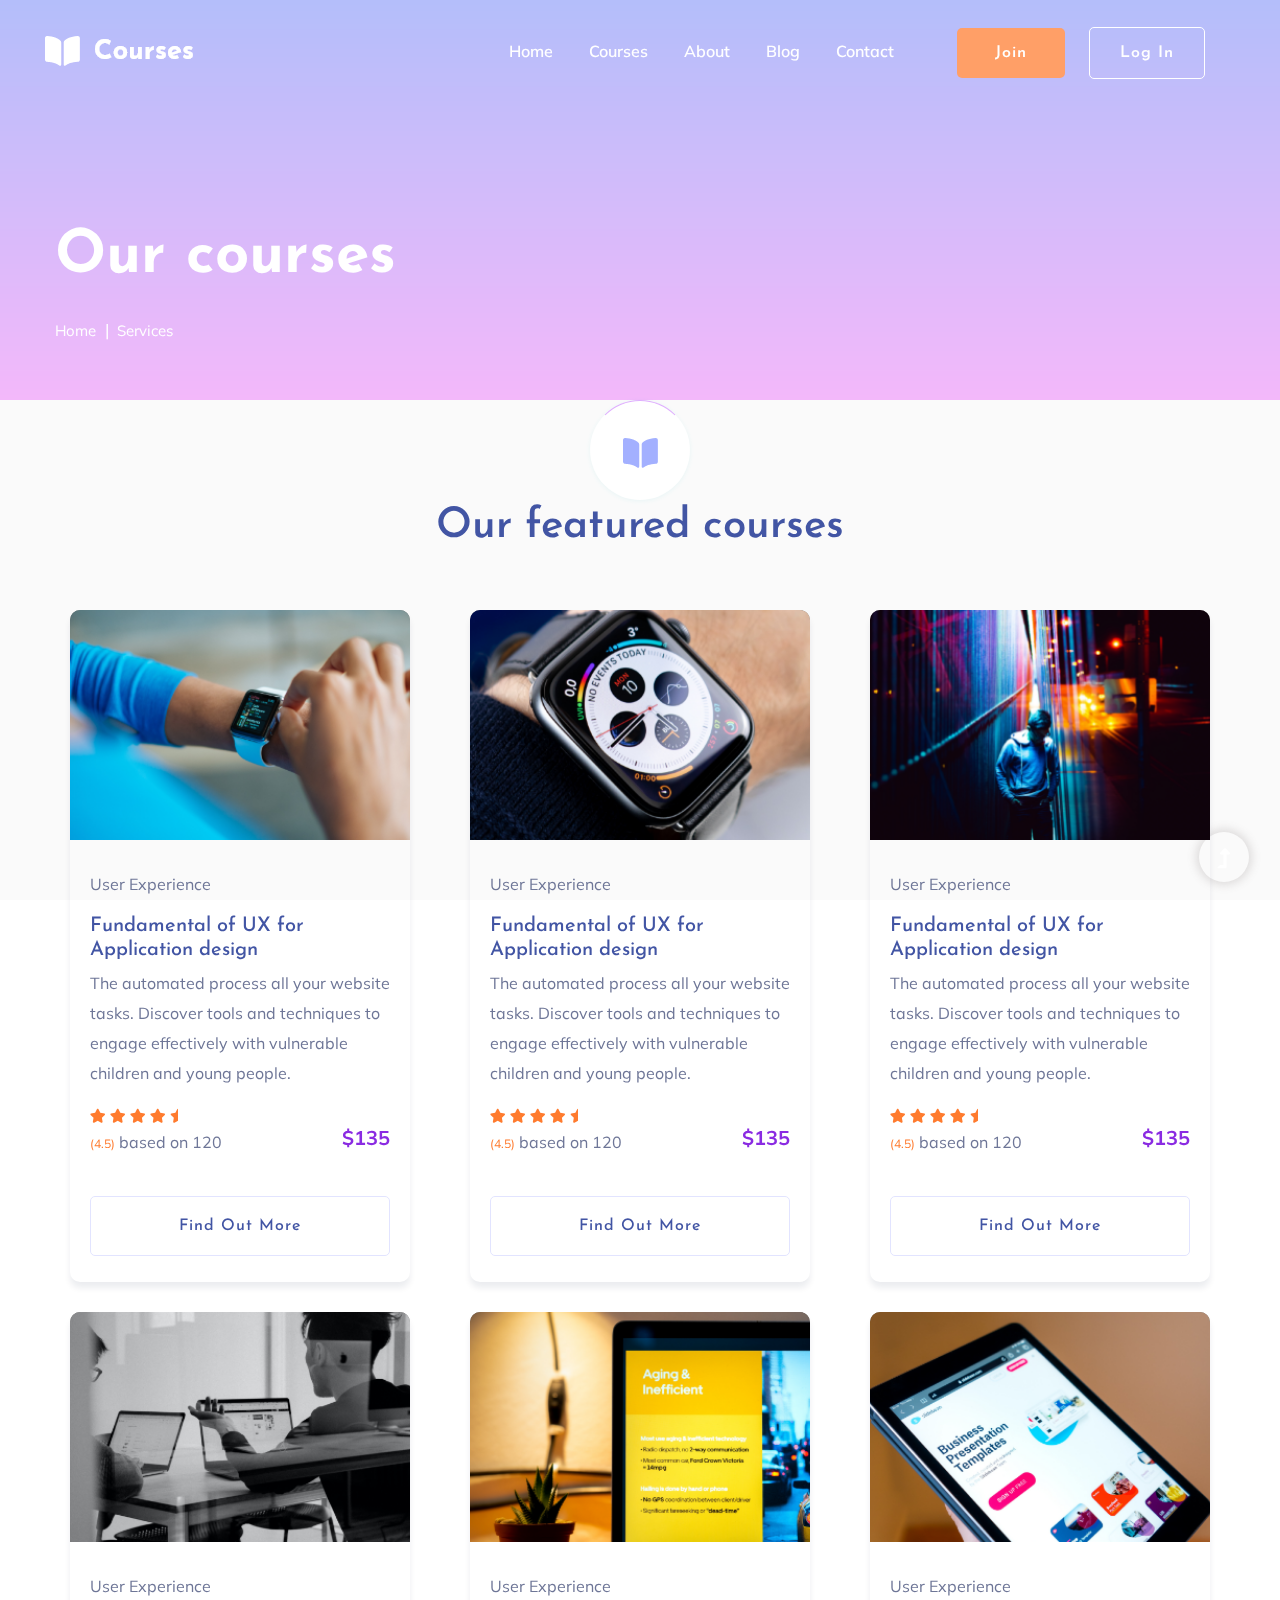
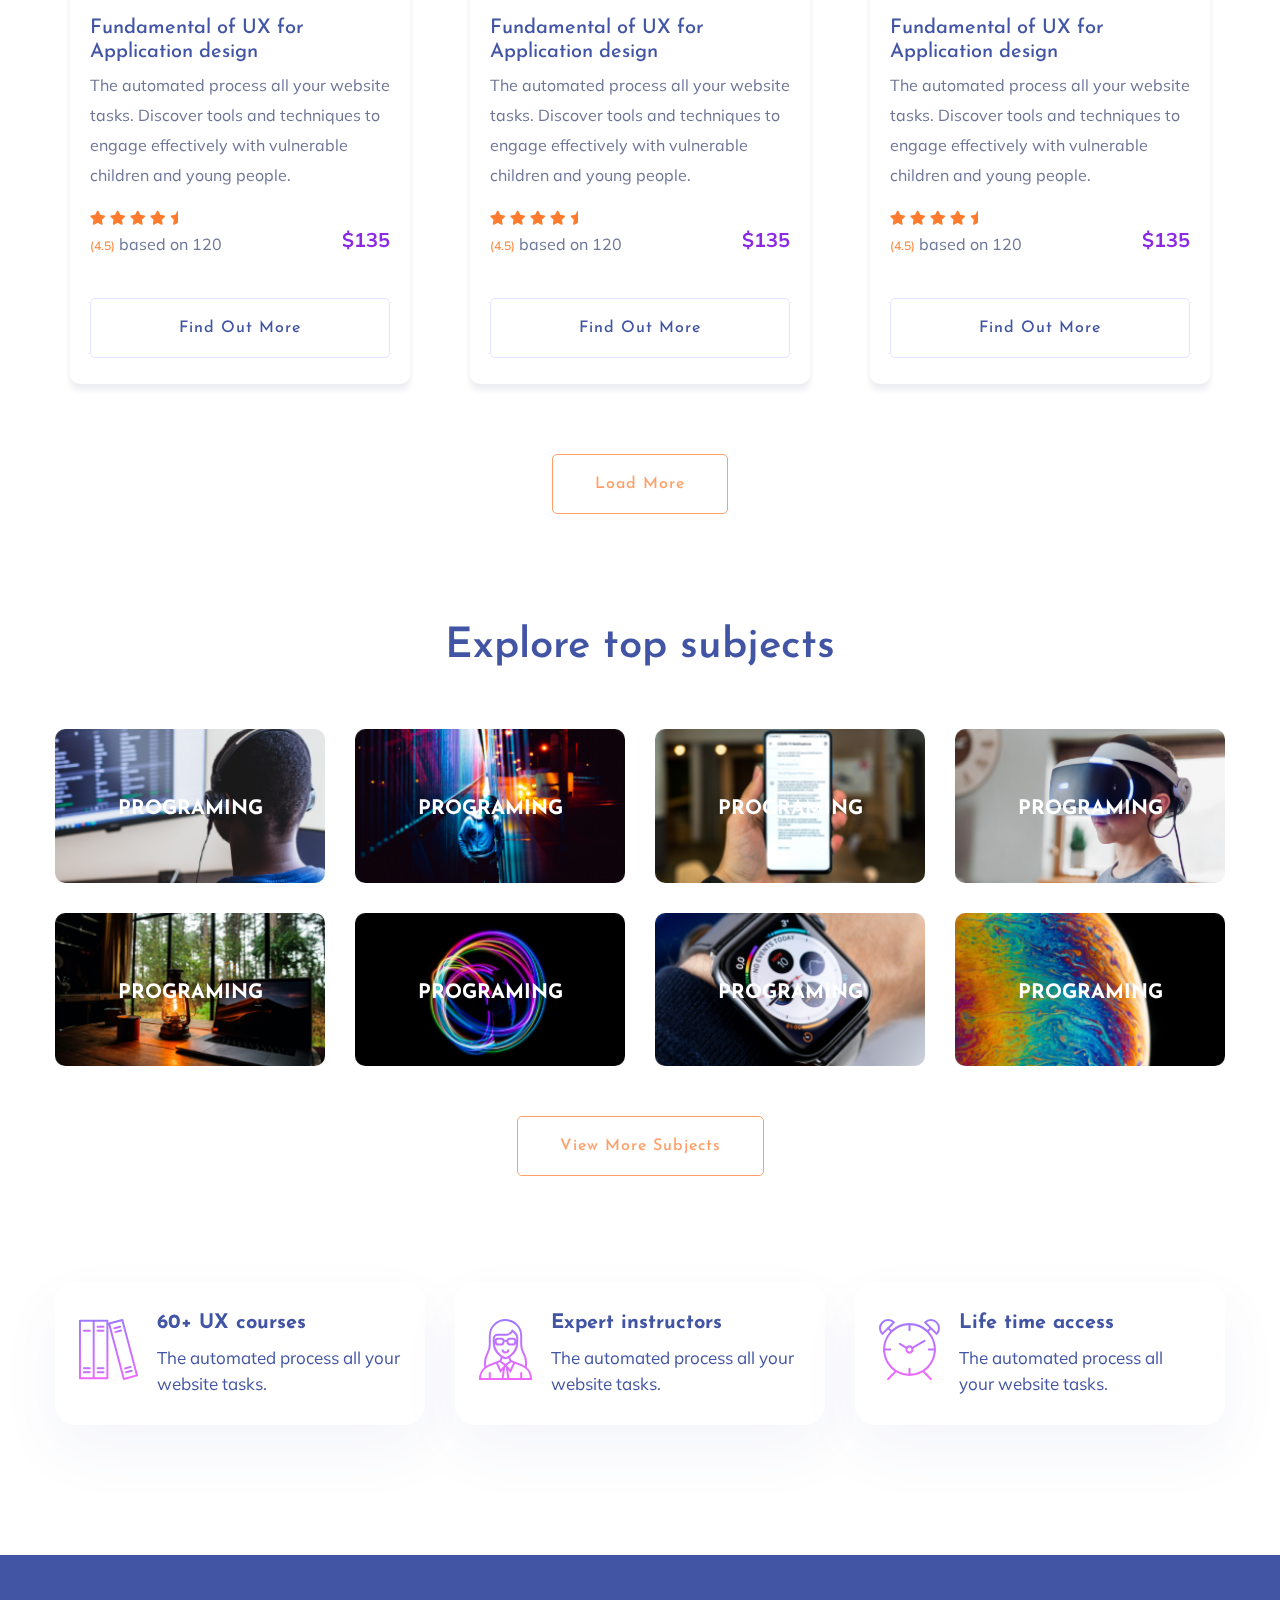
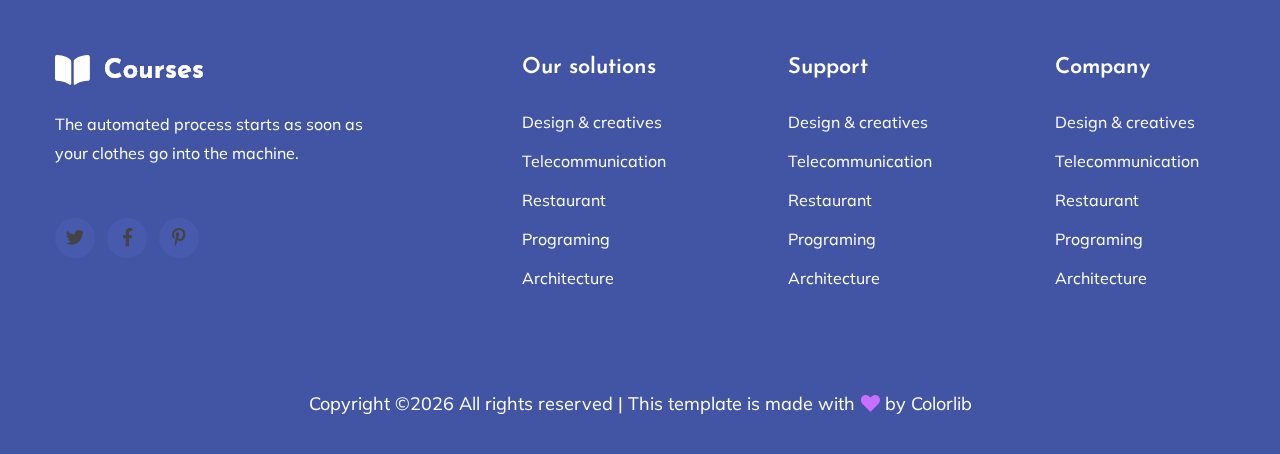
<file: courses.html>
<!doctype html>
<html class="no-js" lang="zxx">
<head>
    <meta charset="utf-8">
    <meta http-equiv="x-ua-compatible" content="ie=edge">
    <title>Courses | Education</title>
    <meta name="description" content="">
    <meta name="viewport" content="width=device-width, initial-scale=1">
    <link rel="manifest" href="site.webmanifest">
    <link rel="shortcut icon" type="image/x-icon" href="assets/img/favicon.ico">

    <!-- CSS here -->
    <link rel="stylesheet" href="assets/css/bootstrap.min.css">
    <link rel="stylesheet" href="assets/css/owl.carousel.min.css">
    <link rel="stylesheet" href="assets/css/slicknav.css">
    <link rel="stylesheet" href="assets/css/flaticon.css">
    <link rel="stylesheet" href="assets/css/progressbar_barfiller.css">
    <link rel="stylesheet" href="assets/css/gijgo.css">
    <link rel="stylesheet" href="assets/css/animate.min.css">
    <link rel="stylesheet" href="assets/css/animated-headline.css">
    <link rel="stylesheet" href="assets/css/magnific-popup.css">
    <link rel="stylesheet" href="assets/css/fontawesome-all.min.css">
    <link rel="stylesheet" href="assets/css/themify-icons.css">
    <link rel="stylesheet" href="assets/css/slick.css">
    <link rel="stylesheet" href="assets/css/nice-select.css">
    <link rel="stylesheet" href="assets/css/style.css">
</head>

<body>
    <!-- ? Preloader Start -->
    <div id="preloader-active">
        <div class="preloader d-flex align-items-center justify-content-center">
            <div class="preloader-inner position-relative">
                <div class="preloader-circle"></div>
                <div class="preloader-img pere-text">
                    <img src="assets/img/logo/loder.png" alt="">
                </div>
            </div>
        </div>
    </div>
    <!-- Preloader Start -->
    <!-- Header Start -->
    <div class="header-area header-transparent">
        <div class="main-header ">
            <div class="header-bottom  header-sticky">
                <div class="container-fluid">
                    <div class="row align-items-center">
                        <!-- Logo -->
                        <div class="col-xl-2 col-lg-2">
                            <div class="logo">
                                <a href="index.html"><img src="assets/img/logo/logo.png" alt=""></a>
                            </div>
                        </div>
                        <div class="col-xl-10 col-lg-10">
                            <div class="menu-wrapper d-flex align-items-center justify-content-end">
                                <!-- Main-menu -->
                                <div class="main-menu d-none d-lg-block">
                                    <nav>
                                        <ul id="navigation">                                                                                          
                                            <li class="active" ><a href="index.html">Home</a></li>
                                            <li><a href="courses.html">Courses</a></li>
                                            <li><a href="about.html">About</a></li>
                                            <li><a href="#">Blog</a>
                                                <ul class="submenu">
                                                    <li><a href="blog.html">Blog</a></li>
                                                    <li><a href="blog_details.html">Blog Details</a></li>
                                                    <li><a href="elements.html">Element</a></li>
                                                </ul>
                                            </li>
                                            <li><a href="contact.html">Contact</a></li>
                                            <!-- Button -->
                                            <li class="button-header margin-left "><a href="#" class="btn">Join</a></li>
                                            <li class="button-header"><a href="login.html" class="btn btn3">Log in</a></li>
                                        </ul>
                                    </nav>
                                </div>
                            </div>
                        </div> 
                        <!-- Mobile Menu -->
                        <div class="col-12">
                            <div class="mobile_menu d-block d-lg-none"></div>
                        </div>
                    </div>
                </div>
            </div>
        </div>
    </div>
    <!-- Header End -->
    <main>
        <!--? slider Area Start-->
        <section class="slider-area slider-area2">
            <div class="slider-active">
                <!-- Single Slider -->
                <div class="single-slider slider-height2">
                    <div class="container">
                        <div class="row">
                            <div class="col-xl-8 col-lg-11 col-md-12">
                                <div class="hero__caption hero__caption2">
                                    <h1 data-animation="bounceIn" data-delay="0.2s">Our courses</h1>
                                    <!-- breadcrumb Start-->
                                    <nav aria-label="breadcrumb">
                                        <ol class="breadcrumb">
                                            <li class="breadcrumb-item"><a href="index.html">Home</a></li>
                                            <li class="breadcrumb-item"><a href="#">Services</a></li> 
                                        </ol>
                                    </nav>
                                    <!-- breadcrumb End -->
                                </div>
                            </div>
                        </div>
                    </div>          
                </div>
            </div>
        </section>
        <!-- Courses area start -->
        <div class="courses-area section-padding40 fix">
            <div class="container">
                <div class="row justify-content-center">
                    <div class="col-xl-7 col-lg-8">
                        <div class="section-tittle text-center mb-55">
                            <h2>Our featured courses</h2>
                        </div>
                    </div>
                </div>
                <div class="row">
                    <div class="col-lg-4">
                        <div class="properties properties2 mb-30">
                            <div class="properties__card">
                                <div class="properties__img overlay1">
                                    <a href="#"><img src="assets/img/gallery/featured1.png" alt=""></a>
                                </div>
                                <div class="properties__caption">
                                    <p>User Experience</p>
                                    <h3><a href="#">Fundamental of UX for Application design</a></h3>
                                    <p>The automated process all your website tasks. Discover tools and techniques to engage effectively with vulnerable children and young people.
                                    </p>
                                    <div class="properties__footer d-flex justify-content-between align-items-center">
                                        <div class="restaurant-name">
                                            <div class="rating">
                                                <i class="fas fa-star"></i>
                                                <i class="fas fa-star"></i>
                                                <i class="fas fa-star"></i>
                                                <i class="fas fa-star"></i>
                                                <i class="fas fa-star-half"></i>
                                            </div>
                                            <p><span>(4.5)</span> based on 120</p>
                                        </div>
                                        <div class="price">
                                            <span>$135</span>
                                        </div>
                                    </div>
                                    <a href="#" class="border-btn border-btn2">Find out more</a>
                                </div>
                            </div>
                        </div>
                    </div>
                    <div class="col-lg-4">
                        <div class="properties properties2 mb-30">
                            <div class="properties__card">
                                <div class="properties__img overlay1">
                                    <a href="#"><img src="assets/img/gallery/featured2.png" alt=""></a>
                                </div>
                                <div class="properties__caption">
                                    <p>User Experience</p>
                                    <h3><a href="#">Fundamental of UX for Application design</a></h3>
                                    <p>The automated process all your website tasks. Discover tools and techniques to engage effectively with vulnerable children and young people.
                                        
                                    </p>
                                    <div class="properties__footer d-flex justify-content-between align-items-center">
                                        <div class="restaurant-name">
                                            <div class="rating">
                                                <i class="fas fa-star"></i>
                                                <i class="fas fa-star"></i>
                                                <i class="fas fa-star"></i>
                                                <i class="fas fa-star"></i>
                                                <i class="fas fa-star-half"></i>
                                            </div>
                                            <p><span>(4.5)</span> based on 120</p>
                                        </div>
                                        <div class="price">
                                            <span>$135</span>
                                        </div>
                                    </div>
                                    <a href="#" class="border-btn border-btn2">Find out more</a>
                                </div>
                                
                            </div>
                        </div>
                    </div>
                    <div class="col-lg-4">
                        <div class="properties properties2 mb-30">
                            <div class="properties__card">
                                <div class="properties__img overlay1">
                                    <a href="#"><img src="assets/img/gallery/featured3.png" alt=""></a>
                                </div>
                                <div class="properties__caption">
                                    <p>User Experience</p>
                                    <h3><a href="#">Fundamental of UX for Application design</a></h3>
                                    <p>The automated process all your website tasks. Discover tools and techniques to engage effectively with vulnerable children and young people.
                                        
                                    </p>
                                    <div class="properties__footer d-flex justify-content-between align-items-center">
                                        <div class="restaurant-name">
                                            <div class="rating">
                                                <i class="fas fa-star"></i>
                                                <i class="fas fa-star"></i>
                                                <i class="fas fa-star"></i>
                                                <i class="fas fa-star"></i>
                                                <i class="fas fa-star-half"></i>
                                            </div>
                                            <p><span>(4.5)</span> based on 120</p>
                                        </div>
                                        <div class="price">
                                            <span>$135</span>
                                        </div>
                                    </div>
                                    <a href="#" class="border-btn border-btn2">Find out more</a>
                                </div>
                                
                            </div>
                        </div>
                    </div>
                    <div class="col-lg-4">
                        <div class="properties properties2 mb-30">
                            <div class="properties__card">
                                <div class="properties__img overlay1">
                                    <a href="#"><img src="assets/img/gallery/featured4.png" alt=""></a>
                                </div>
                                <div class="properties__caption">
                                    <p>User Experience</p>
                                    <h3><a href="#">Fundamental of UX for Application design</a></h3>
                                    <p>The automated process all your website tasks. Discover tools and techniques to engage effectively with vulnerable children and young people.
                                        
                                    </p>
                                    <div class="properties__footer d-flex justify-content-between align-items-center">
                                        <div class="restaurant-name">
                                            <div class="rating">
                                                <i class="fas fa-star"></i>
                                                <i class="fas fa-star"></i>
                                                <i class="fas fa-star"></i>
                                                <i class="fas fa-star"></i>
                                                <i class="fas fa-star-half"></i>
                                            </div>
                                            <p><span>(4.5)</span> based on 120</p>
                                        </div>
                                        <div class="price">
                                            <span>$135</span>
                                        </div>
                                    </div>
                                    <a href="#" class="border-btn border-btn2">Find out more</a>
                                </div>
                                
                            </div>
                        </div>
                    </div>
                    <div class="col-lg-4">
                        <div class="properties properties2 mb-30">
                            <div class="properties__card">
                                <div class="properties__img overlay1">
                                    <a href="#"><img src="assets/img/gallery/featured5.png" alt=""></a>
                                </div>
                                <div class="properties__caption">
                                    <p>User Experience</p>
                                    <h3><a href="#">Fundamental of UX for Application design</a></h3>
                                    <p>The automated process all your website tasks. Discover tools and techniques to engage effectively with vulnerable children and young people.
                                        
                                    </p>
                                    <div class="properties__footer d-flex justify-content-between align-items-center">
                                        <div class="restaurant-name">
                                            <div class="rating">
                                                <i class="fas fa-star"></i>
                                                <i class="fas fa-star"></i>
                                                <i class="fas fa-star"></i>
                                                <i class="fas fa-star"></i>
                                                <i class="fas fa-star-half"></i>
                                            </div>
                                            <p><span>(4.5)</span> based on 120</p>
                                        </div>
                                        <div class="price">
                                            <span>$135</span>
                                        </div>
                                    </div>
                                    <a href="#" class="border-btn border-btn2">Find out more</a>
                                </div>
                                
                            </div>
                        </div>
                    </div>
                    <div class="col-lg-4">
                        <div class="properties properties2 mb-30">
                            <div class="properties__card">
                                <div class="properties__img overlay1">
                                    <a href="#"><img src="assets/img/gallery/featured6.png" alt=""></a>
                                </div>
                                <div class="properties__caption">
                                    <p>User Experience</p>
                                    <h3><a href="#">Fundamental of UX for Application design</a></h3>
                                    <p>The automated process all your website tasks. Discover tools and techniques to engage effectively with vulnerable children and young people.
                                    </p>
                                    <div class="properties__footer d-flex justify-content-between align-items-center">
                                        <div class="restaurant-name">
                                            <div class="rating">
                                                <i class="fas fa-star"></i>
                                                <i class="fas fa-star"></i>
                                                <i class="fas fa-star"></i>
                                                <i class="fas fa-star"></i>
                                                <i class="fas fa-star-half"></i>
                                            </div>
                                            <p><span>(4.5)</span> based on 120</p>
                                        </div>
                                        <div class="price">
                                            <span>$135</span>
                                        </div>
                                    </div>
                                    <a href="#" class="border-btn border-btn2">Find out more</a>
                                </div>
                            </div>
                        </div>
                    </div>
                </div>
                <div class="row justify-content-center">
                    <div class="col-xl-7 col-lg-8">
                        <div class="section-tittle text-center mt-40">
                            <a href="#" class="border-btn">Load More</a>
                        </div>
                    </div>
                </div>
            </div>
        </div>
        <!-- Courses area End -->
        <!--? top subjects Area Start -->
        <div class="topic-area">
            <div class="container">
                <div class="row justify-content-center">
                    <div class="col-xl-7 col-lg-8">
                        <div class="section-tittle text-center mb-55">
                            <h2>Explore top subjects</h2>
                        </div>
                    </div>
                </div>
                <div class="row">
                    <div class="col-lg-3 col-md-4 col-sm-6">
                        <div class="single-topic text-center mb-30">
                            <div class="topic-img">
                                <img src="assets/img/gallery/topic1.png" alt="">
                                <div class="topic-content-box">
                                    <div class="topic-content">
                                        <h3><a href="#">Programing</a></h3>
                                    </div>
                                </div>
                            </div>
                        </div>
                    </div>
                    <div class="col-lg-3 col-md-4 col-sm-6">
                        <div class="single-topic text-center mb-30">
                            <div class="topic-img">
                                <img src="assets/img/gallery/topic2.png" alt="">
                                <div class="topic-content-box">
                                    <div class="topic-content">
                                        <h3><a href="#">Programing</a></h3>
                                    </div>
                                </div>
                            </div>
                        </div>
                    </div>
                    <div class="col-lg-3 col-md-4 col-sm-6">
                        <div class="single-topic text-center mb-30">
                            <div class="topic-img">
                                <img src="assets/img/gallery/topic3.png" alt="">
                                <div class="topic-content-box">
                                    <div class="topic-content">
                                        <h3><a href="#">Programing</a></h3>
                                    </div>
                                </div>
                            </div>
                        </div>
                    </div>
                    <div class="col-lg-3 col-md-4 col-sm-6">
                        <div class="single-topic text-center mb-30">
                            <div class="topic-img">
                                <img src="assets/img/gallery/topic4.png" alt="">
                                <div class="topic-content-box">
                                    <div class="topic-content">
                                        <h3><a href="#">Programing</a></h3>
                                    </div>
                                </div>
                            </div>
                        </div>
                    </div>
                    <div class="col-lg-3 col-md-4 col-sm-6">
                        <div class="single-topic text-center mb-30">
                            <div class="topic-img">
                                <img src="assets/img/gallery/topic5.png" alt="">
                                <div class="topic-content-box">
                                    <div class="topic-content">
                                        <h3><a href="#">Programing</a></h3>
                                    </div>
                                </div>
                            </div>
                        </div>
                    </div>
                    <div class="col-lg-3 col-md-4 col-sm-6">
                        <div class="single-topic text-center mb-30">
                            <div class="topic-img">
                                <img src="assets/img/gallery/topic6.png" alt="">
                                <div class="topic-content-box">
                                    <div class="topic-content">
                                        <h3><a href="#">Programing</a></h3>
                                    </div>
                                </div>
                            </div>
                        </div>
                    </div>
                    <div class="col-lg-3 col-md-4 col-sm-6">
                        <div class="single-topic text-center mb-30">
                            <div class="topic-img">
                                <img src="assets/img/gallery/topic7.png" alt="">
                                <div class="topic-content-box">
                                    <div class="topic-content">
                                        <h3><a href="#">Programing</a></h3>
                                    </div>
                                </div>
                            </div>
                        </div>
                    </div>
                    <div class="col-lg-3 col-md-4 col-sm-6">
                        <div class="single-topic text-center mb-30">
                            <div class="topic-img">
                                <img src="assets/img/gallery/topic8.png" alt="">
                                <div class="topic-content-box">
                                    <div class="topic-content">
                                        <h3><a href="#">Programing</a></h3>
                                    </div>
                                </div>
                            </div>
                        </div>
                    </div>
                </div>
                <div class="row justify-content-center">
                    <div class="col-xl-12">
                        <div class="section-tittle text-center mt-20">
                            <a href="courses.html" class="border-btn">View More Subjects</a>
                        </div>
                    </div>
                </div>
            </div>
        </div>
        <!-- top subjects End -->  
        <!-- ? services-area -->
        <div class="services-area services-area2 section-padding40">
            <div class="container">
                <div class="row justify-content-sm-center">
                    <div class="col-lg-4 col-md-6 col-sm-8">
                        <div class="single-services mb-30">
                            <div class="features-icon">
                                <img src="assets/img/icon/icon1.svg" alt="">
                            </div>
                            <div class="features-caption">
                                <h3>60+ UX courses</h3>
                                <p>The automated process all your website tasks.</p>
                            </div>
                        </div>
                    </div>
                    <div class="col-lg-4 col-md-6 col-sm-8">
                        <div class="single-services mb-30">
                            <div class="features-icon">
                                <img src="assets/img/icon/icon2.svg" alt="">
                            </div>
                            <div class="features-caption">
                                <h3>Expert instructors</h3>
                                <p>The automated process all your website tasks.</p>
                            </div>
                        </div>
                    </div>
                    <div class="col-lg-4 col-md-6 col-sm-8">
                        <div class="single-services mb-30">
                            <div class="features-icon">
                                <img src="assets/img/icon/icon3.svg" alt="">
                            </div>
                            <div class="features-caption">
                                <h3>Life time access</h3>
                                <p>The automated process all your website tasks.</p>
                            </div>
                        </div>
                    </div>
                </div>
            </div>
        </div>
    </main>
    <footer>
        <div class="footer-wrappper footer-bg">
           <!-- Footer Start-->
           <div class="footer-area footer-padding">
               <div class="container">
                   <div class="row justify-content-between">
                       <div class="col-xl-4 col-lg-5 col-md-4 col-sm-6">
                           <div class="single-footer-caption mb-50">
                               <div class="single-footer-caption mb-30">
                                   <!-- logo -->
                                   <div class="footer-logo mb-25">
                                       <a href="index.html"><img src="assets/img/logo/logo2_footer.png" alt=""></a>
                                   </div>
                                   <div class="footer-tittle">
                                       <div class="footer-pera">
                                           <p>The automated process starts as soon as your clothes go into the machine.</p>
                                       </div>
                                   </div>
                                   <!-- social -->
                                   <div class="footer-social">
                                       <a href="#"><i class="fab fa-twitter"></i></a>
                                       <a href="https://bit.ly/sai4ull"><i class="fab fa-facebook-f"></i></a>
                                       <a href="#"><i class="fab fa-pinterest-p"></i></a>
                                   </div>
                               </div>
                           </div>
                       </div>
                       <div class="col-xl-2 col-lg-3 col-md-4 col-sm-5">
                           <div class="single-footer-caption mb-50">
                               <div class="footer-tittle">
                                   <h4>Our solutions</h4>
                                   <ul>
                                       <li><a href="#">Design & creatives</a></li>
                                       <li><a href="#">Telecommunication</a></li>
                                       <li><a href="#">Restaurant</a></li>
                                       <li><a href="#">Programing</a></li>
                                       <li><a href="#">Architecture</a></li>
                                   </ul>
                               </div>
                           </div>
                       </div>
                       <div class="col-xl-2 col-lg-4 col-md-4 col-sm-6">
                           <div class="single-footer-caption mb-50">
                               <div class="footer-tittle">
                                   <h4>Support</h4>
                                   <ul>
                                       <li><a href="#">Design & creatives</a></li>
                                       <li><a href="#">Telecommunication</a></li>
                                       <li><a href="#">Restaurant</a></li>
                                       <li><a href="#">Programing</a></li>
                                       <li><a href="#">Architecture</a></li>
                                   </ul>
                               </div>
                           </div>
                       </div>
                       <div class="col-xl-2 col-lg-3 col-md-4 col-sm-6">
                           <div class="single-footer-caption mb-50">
                               <div class="footer-tittle">
                                   <h4>Company</h4>
                                   <ul>
                                       <li><a href="#">Design & creatives</a></li>
                                       <li><a href="#">Telecommunication</a></li>
                                       <li><a href="#">Restaurant</a></li>
                                       <li><a href="#">Programing</a></li>
                                       <li><a href="#">Architecture</a></li>
                                   </ul>
                               </div>
                           </div>
                       </div>
                   </div>
               </div>
           </div>
           <!-- footer-bottom area -->
           <div class="footer-bottom-area">
               <div class="container">
                   <div class="footer-border">
                       <div class="row d-flex align-items-center">
                           <div class="col-xl-12 ">
                               <div class="footer-copy-right text-center">
                                   <p><!-- Link back to Colorlib can't be removed. Template is licensed under CC BY 3.0. -->
                                      Copyright &copy;<script>document.write(new Date().getFullYear());</script> All rights reserved | This template is made with <i class="fa fa-heart" aria-hidden="true"></i> by <a href="https://colorlib.com" target="_blank">Colorlib</a>
                                      <!-- Link back to Colorlib can't be removed. Template is licensed under CC BY 3.0. --></p>
                                  </div>
                              </div>
                          </div>
                      </div>
                  </div>
              </div>
              <!-- Footer End-->
          </div>
      </footer> 
      <!-- Scroll Up -->
      <div id="back-top" >
        <a title="Go to Top" href="#"> <i class="fas fa-level-up-alt"></i></a>
    </div>

    <!-- JS here -->
    <script src="./assets/js/vendor/modernizr-3.5.0.min.js"></script>
    <!-- Jquery, Popper, Bootstrap -->
    <script src="./assets/js/vendor/jquery-1.12.4.min.js"></script>
    <script src="./assets/js/popper.min.js"></script>
    <script src="./assets/js/bootstrap.min.js"></script>
    <!-- Jquery Mobile Menu -->
    <script src="./assets/js/jquery.slicknav.min.js"></script>

    <!-- Jquery Slick , Owl-Carousel Plugins -->
    <script src="./assets/js/owl.carousel.min.js"></script>
    <script src="./assets/js/slick.min.js"></script>
    <!-- One Page, Animated-HeadLin -->
    <script src="./assets/js/wow.min.js"></script>
    <script src="./assets/js/animated.headline.js"></script>
    <script src="./assets/js/jquery.magnific-popup.js"></script>

    <!-- Date Picker -->
    <script src="./assets/js/gijgo.min.js"></script>
    <!-- Nice-select, sticky -->
    <script src="./assets/js/jquery.nice-select.min.js"></script>
    <script src="./assets/js/jquery.sticky.js"></script>
    <!-- Progress -->
    <script src="./assets/js/jquery.barfiller.js"></script>
    
    <!-- counter , waypoint,Hover Direction -->
    <script src="./assets/js/jquery.counterup.min.js"></script>
    <script src="./assets/js/waypoints.min.js"></script>
    <script src="./assets/js/jquery.countdown.min.js"></script>
    <script src="./assets/js/hover-direction-snake.min.js"></script>

    <!-- contact js -->
    <script src="./assets/js/contact.js"></script>
    <script src="./assets/js/jquery.form.js"></script>
    <script src="./assets/js/jquery.validate.min.js"></script>
    <script src="./assets/js/mail-script.js"></script>
    <script src="./assets/js/jquery.ajaxchimp.min.js"></script>
    
    <!-- Jquery Plugins, main Jquery -->	
    <script src="./assets/js/plugins.js"></script>
    <script src="./assets/js/main.js"></script>
    
</body>
</html>
</file>
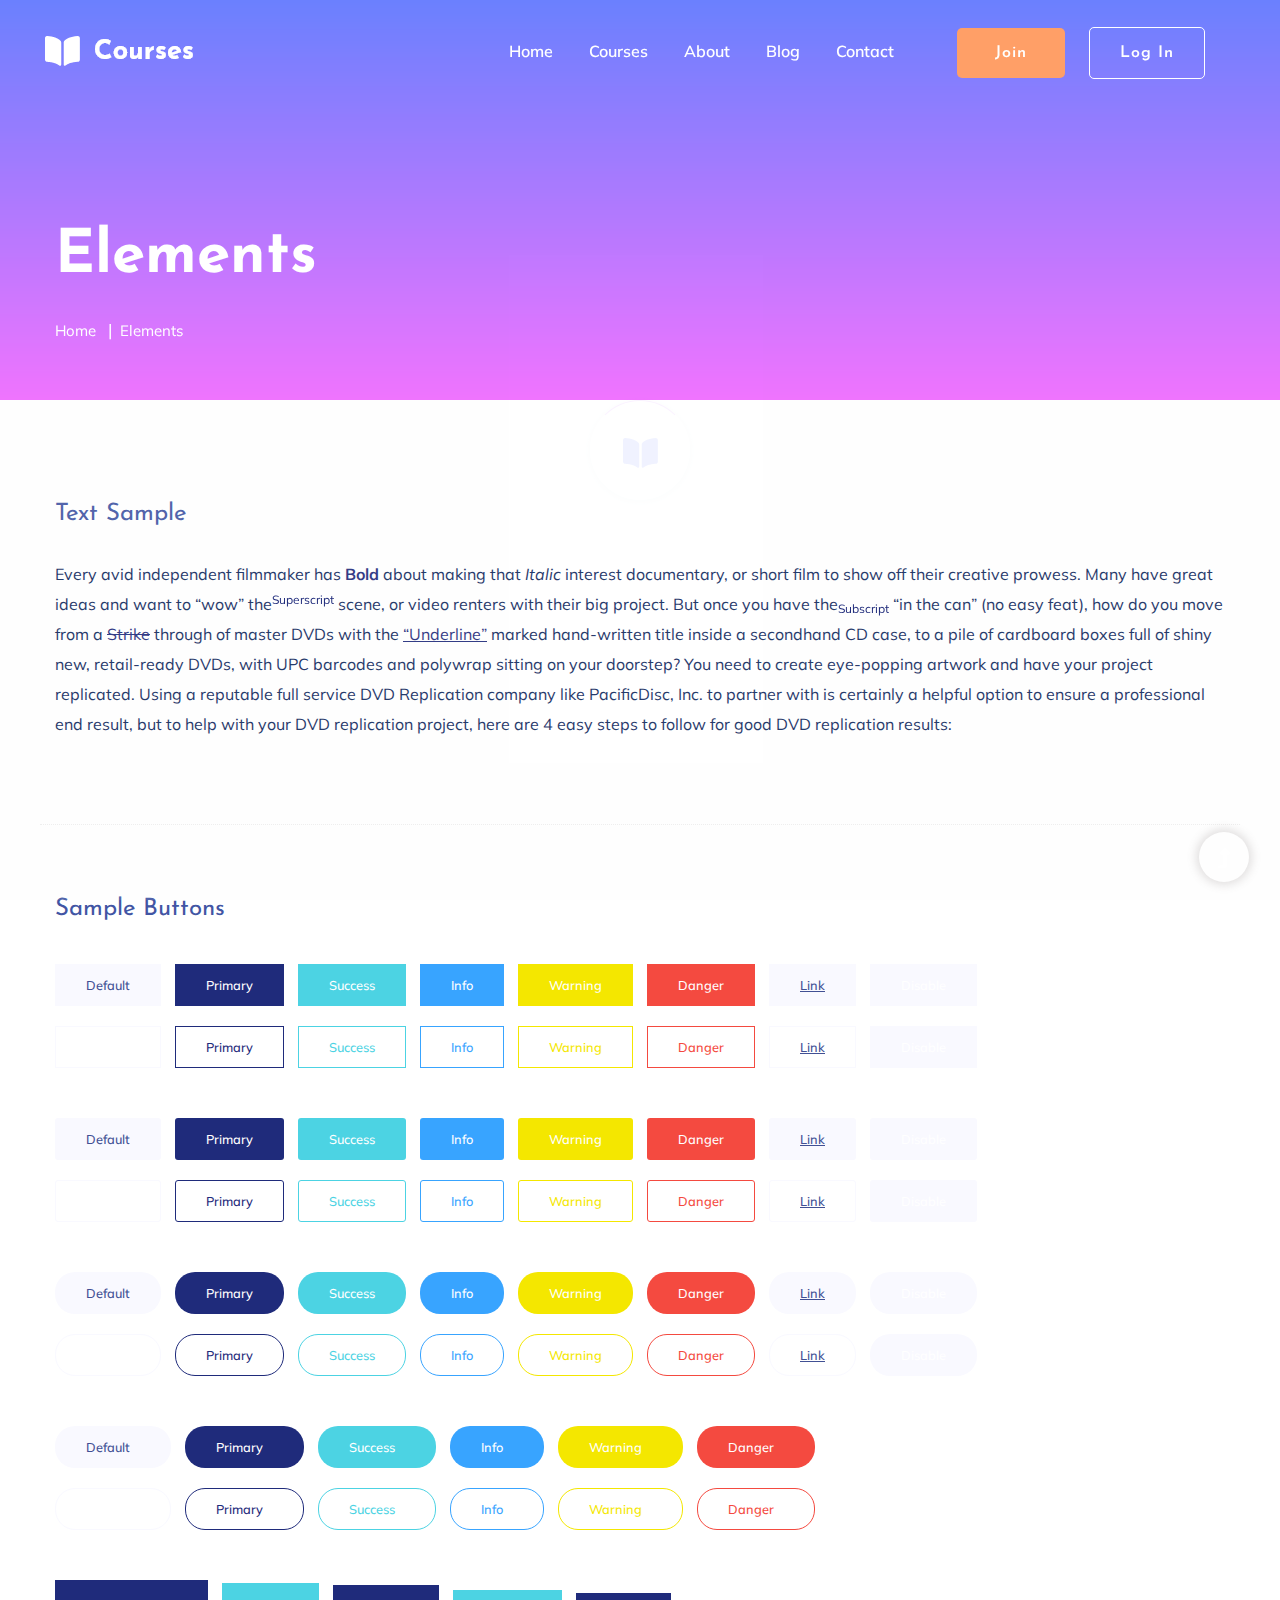
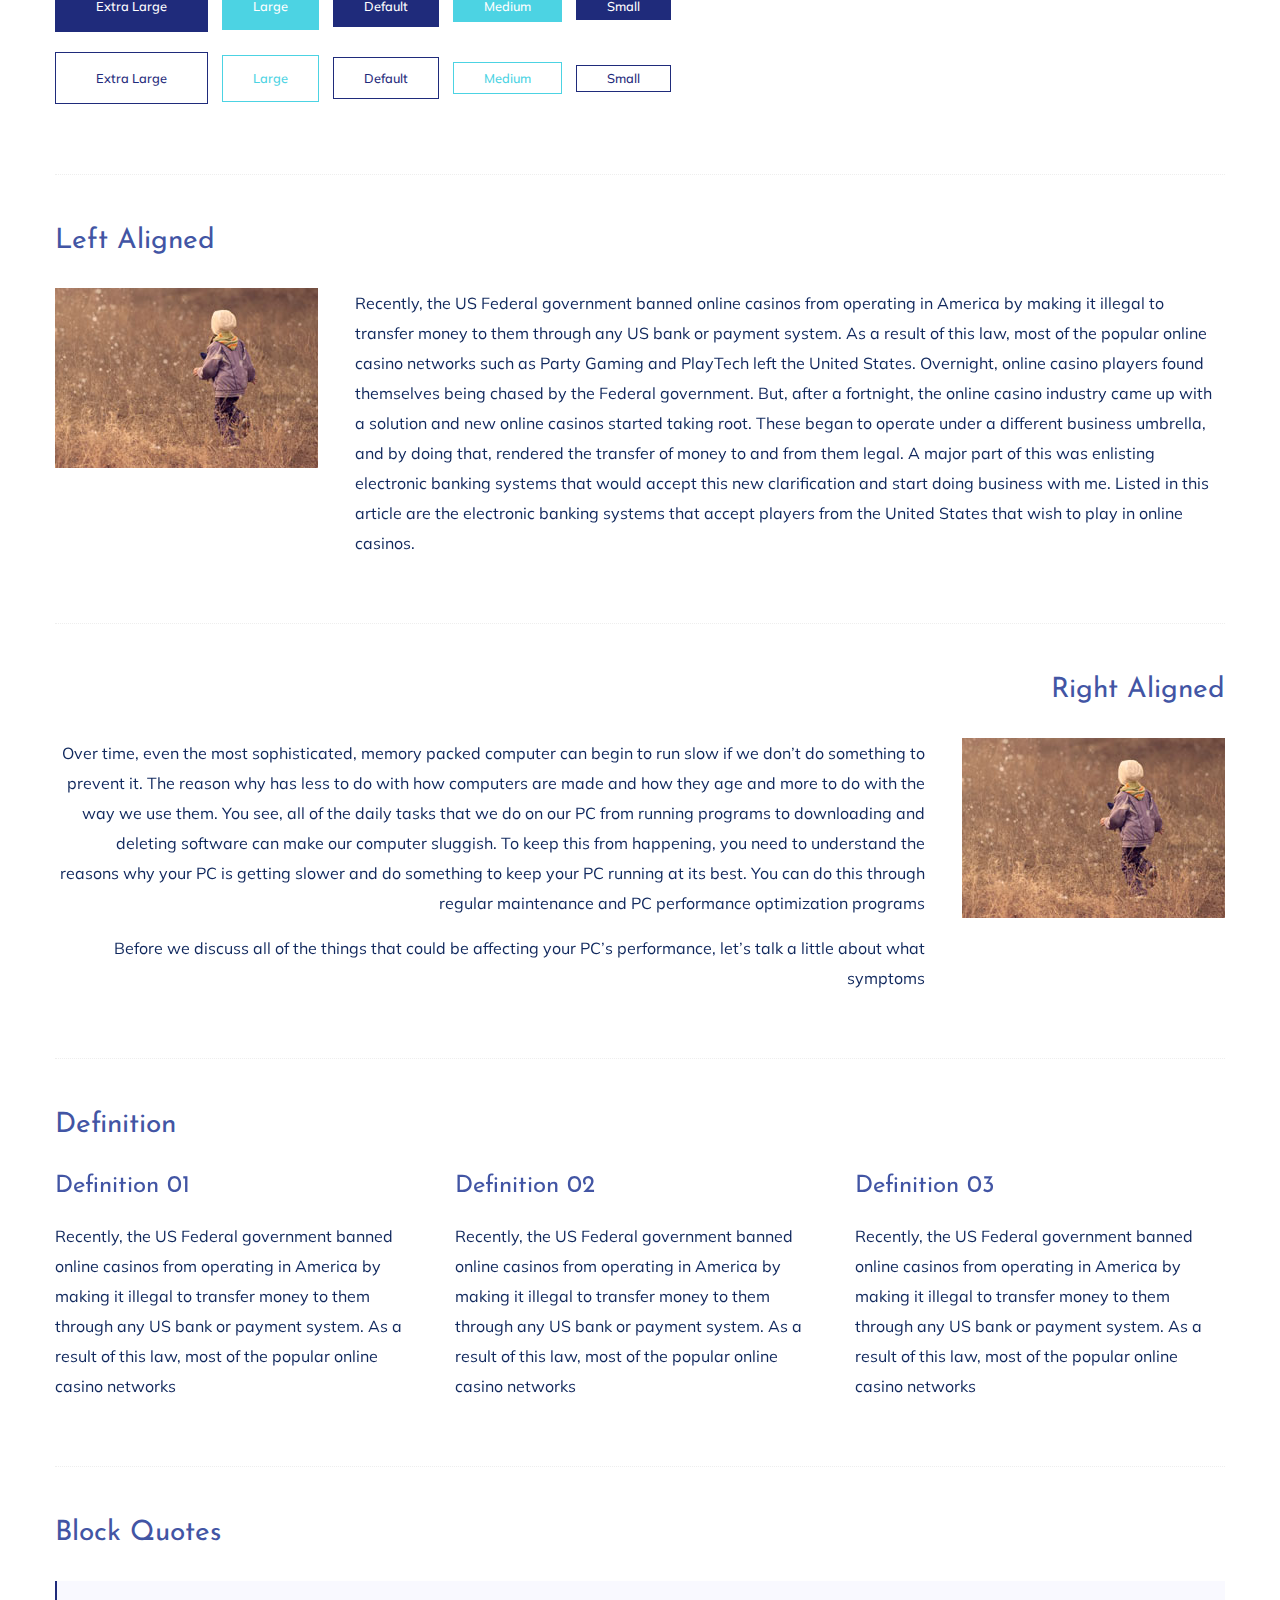
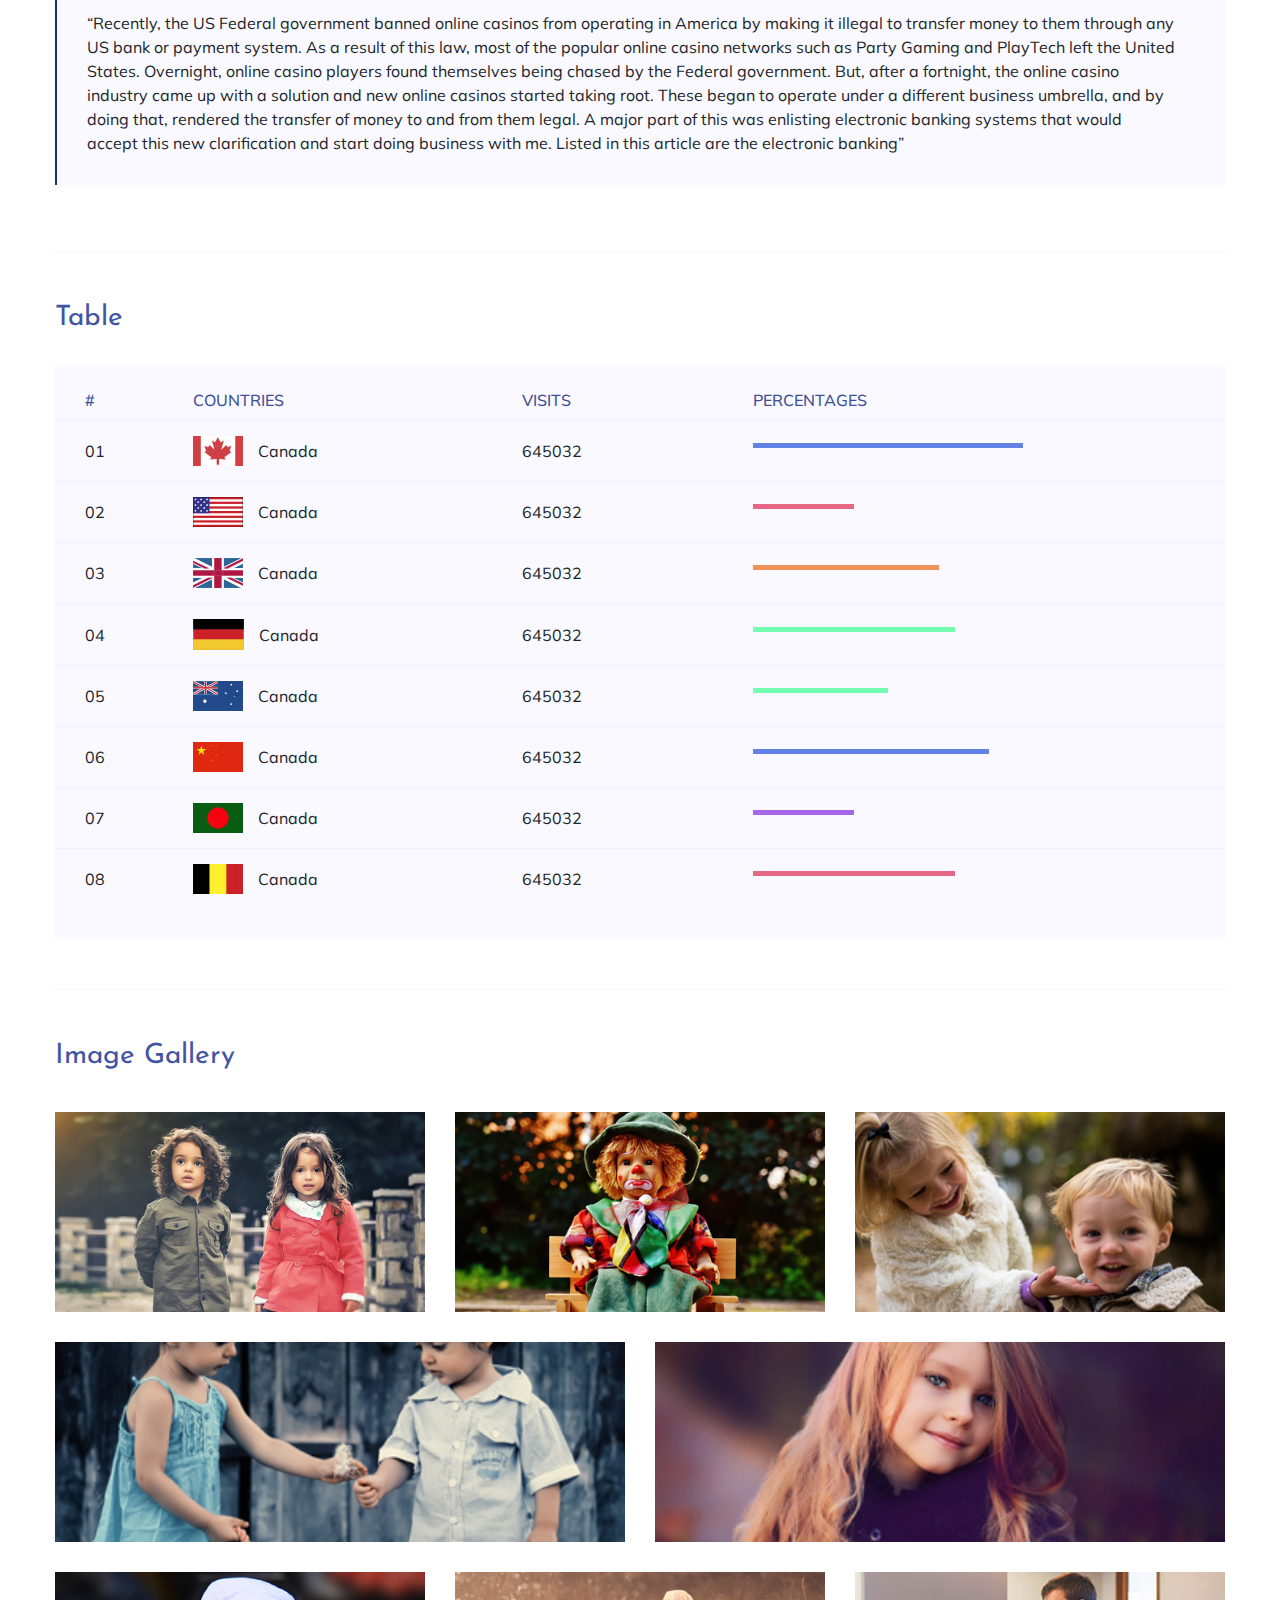
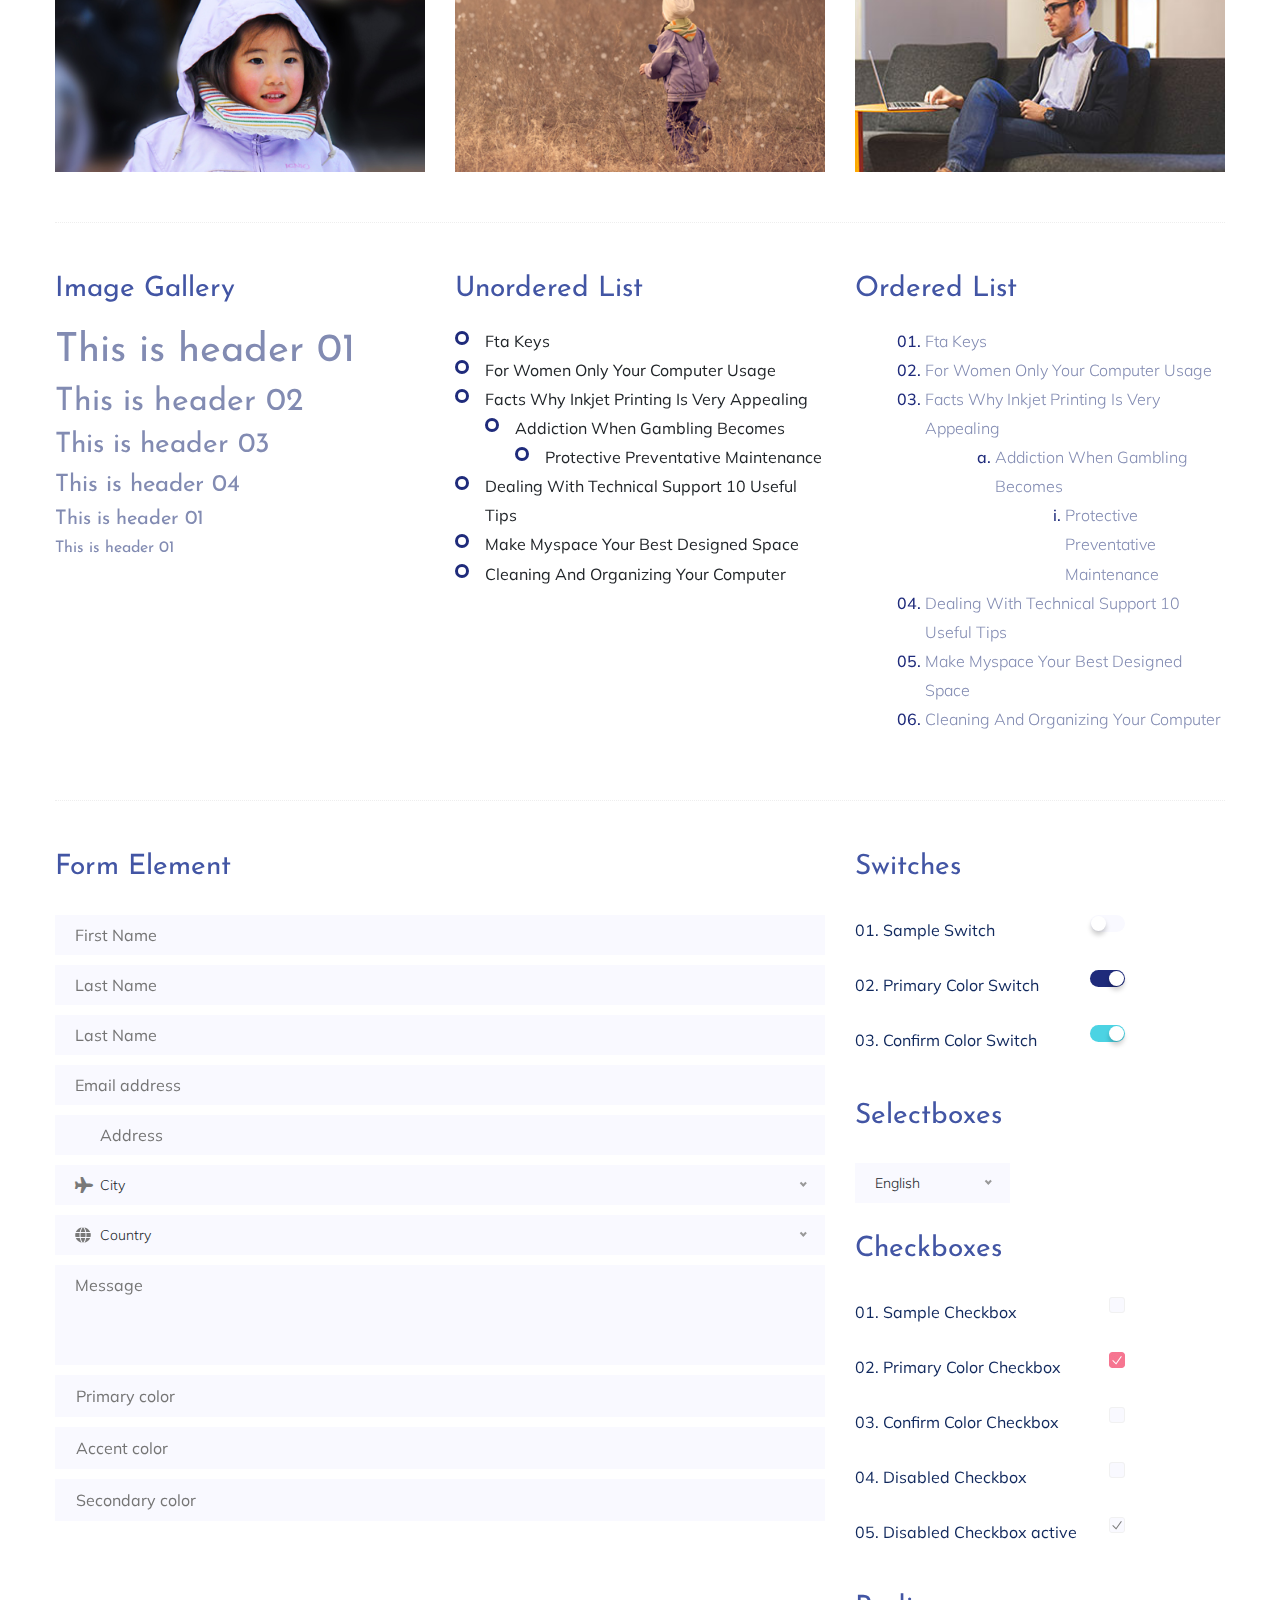
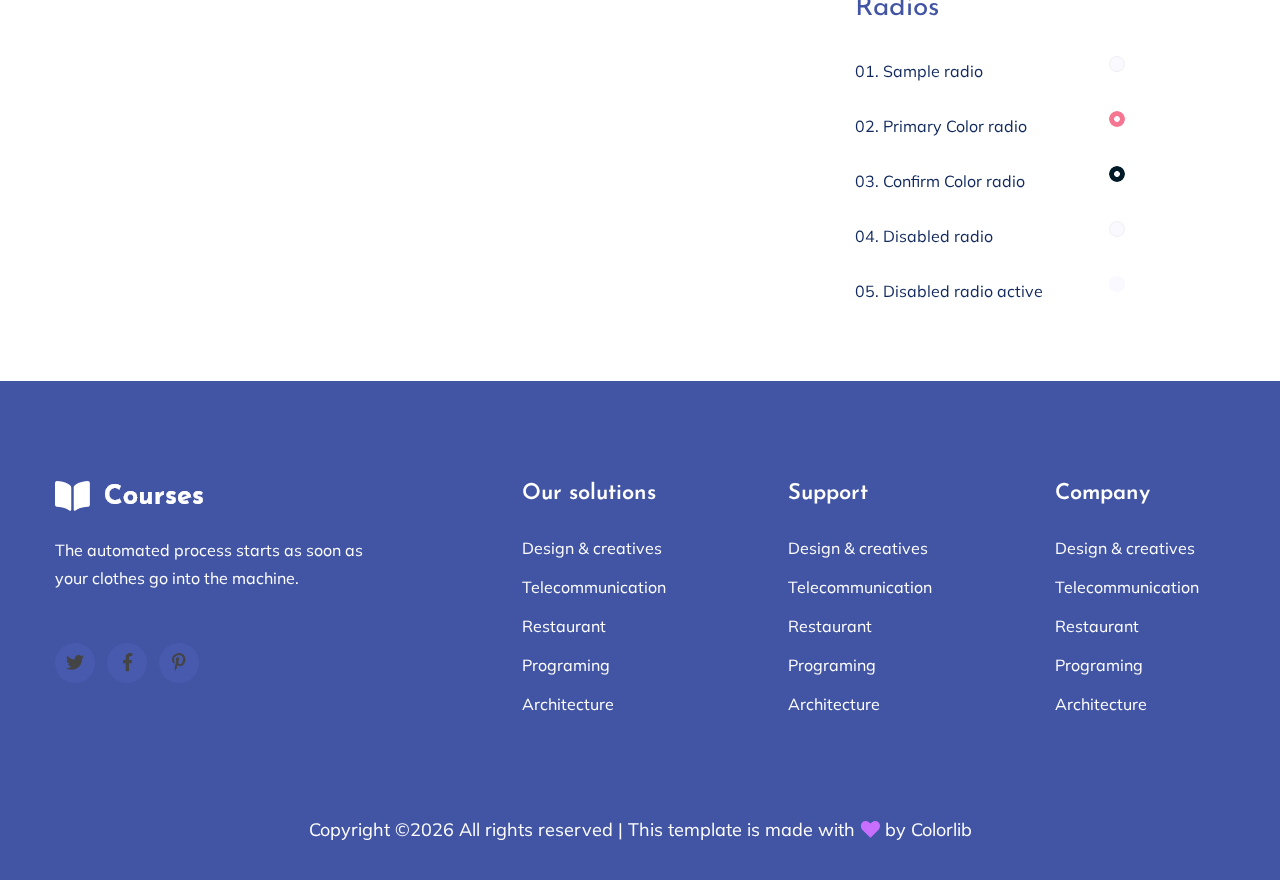
<file: elements.html>
<!doctype html>
<html class="no-js" lang="zxx">
<head>
	<meta charset="utf-8">
	<meta http-equiv="x-ua-compatible" content="ie=edge">
	<title>Courses | Education</title>
	<meta name="description" content="">
	<meta name="viewport" content="width=device-width, initial-scale=1">
	<link rel="shortcut icon" type="image/x-icon" href="assets/img/favicon.ico">

	<!-- CSS here -->
	<link rel="stylesheet" href="assets/css/bootstrap.min.css">
	<link rel="stylesheet" href="assets/css/owl.carousel.min.css">
	<link rel="stylesheet" href="assets/css/slicknav.css">
	<link rel="stylesheet" href="assets/css/animate.min.css">
	<link rel="stylesheet" href="assets/css/hamburgers.min.css">
	<link rel="stylesheet" href="assets/css/magnific-popup.css">
	<link rel="stylesheet" href="assets/css/fontawesome-all.min.css">
	<link rel="stylesheet" href="assets/css/themify-icons.css">
	<link rel="stylesheet" href="assets/css/slick.css">
	<link rel="stylesheet" href="assets/css/nice-select.css">
	<link rel="stylesheet" href="assets/css/style.css">
</head>
<body>
	<!--? Preloader Start -->
	<div id="preloader-active">
		<div class="preloader d-flex align-items-center justify-content-center">
			<div class="preloader-inner position-relative">
				<div class="preloader-circle"></div>
				<div class="preloader-img pere-text">
					<img src="assets/img/logo/loder.png" alt="">
				</div>
			</div>
		</div>
	</div>
	<!-- Preloader Start -->
	<!-- Header Start -->
	<div class="header-area header-transparent">
		<div class="main-header ">
			<div class="header-bottom  header-sticky">
				<div class="container-fluid">
					<div class="row align-items-center">
						<!-- Logo -->
						<div class="col-xl-2 col-lg-2">
							<div class="logo">
								<a href="index.html"><img src="assets/img/logo/logo.png" alt=""></a>
							</div>
						</div>
						<div class="col-xl-10 col-lg-10">
							<div class="menu-wrapper d-flex align-items-center justify-content-end">
								<!-- Main-menu -->
								<div class="main-menu d-none d-lg-block">
									<nav>
										<ul id="navigation">                                                                                          
											<li class="active" ><a href="index.html">Home</a></li>
											<li><a href="courses.html">Courses</a></li>
											<li><a href="about.html">About</a></li>
											<li><a href="#">Blog</a>
												<ul class="submenu">
													<li><a href="blog.html">Blog</a></li>
													<li><a href="blog_details.html">Blog Details</a></li>
													<li><a href="elements.html">Element</a></li>
												</ul>
											</li>
											<li><a href="contact.html">Contact</a></li>
											<!-- Button -->
											<li class="button-header margin-left "><a href="#" class="btn">Join</a></li>
											<li class="button-header"><a href="login.html" class="btn btn3">Log in</a></li>
										</ul>
									</nav>
								</div>
							</div>
						</div> 
						<!-- Mobile Menu -->
						<div class="col-12">
							<div class="mobile_menu d-block d-lg-none"></div>
						</div>
					</div>
				</div>
			</div>
		</div>
	</div>
	<!-- Header End -->
	<main>
		<!--? slider Area Start-->
		<section class="slider-area slider-area2">
			<div class="slider-active">
				<!-- Single Slider -->
				<div class="single-slider slider-height2">
					<div class="container">
						<div class="row">
							<div class="col-xl-8 col-lg-11 col-md-12">
								<div class="hero__caption hero__caption2">
									<h1 data-animation="bounceIn" data-delay="0.2s">Elements</h1>
									<!-- breadcrumb Start-->
									<nav aria-label="breadcrumb">
										<ol class="breadcrumb">
											<li class="breadcrumb-item"><a href="index.html">Home</a></li>
											<li class="breadcrumb-item"><a href="#">Elements</a></li> 
										</ol>
									</nav>
									<!-- breadcrumb End -->
								</div>
							</div>
						</div>
					</div>          
				</div>
			</div>
		</section>
		<!--? Start Sample Area -->
		<section class="sample-text-area">
			<div class="container box_1170">
				<h3 class="text-heading">Text Sample</h3>
				<p class="sample-text">
					Every avid independent filmmaker has <b>Bold</b> about making that <i>Italic</i> interest documentary,
					or short
					film to show off their creative prowess. Many have great ideas and want to “wow”
					the<sup>Superscript</sup> scene,
					or video renters with their big project. But once you have the<sub>Subscript</sub> “in the can” (no easy
					feat), how
					do you move from a <del>Strike</del> through of master DVDs with the <u>“Underline”</u> marked
					hand-written title
					inside a secondhand CD case, to a pile of cardboard boxes full of shiny new, retail-ready DVDs, with UPC
					barcodes
					and polywrap sitting on your doorstep? You need to create eye-popping artwork and have your project
					replicated.
					Using a reputable full service DVD Replication company like PacificDisc, Inc. to partner with is
					certainly a
					helpful option to ensure a professional end result, but to help with your DVD replication project, here
					are 4 easy
					steps to follow for good DVD replication results:
					
				</p>
			</div>
		</section>
		<!-- End Sample Area -->
		<!--? Start Button -->
		<section class="button-area">
			<div class="container box_1170 border-top-generic">
				<h3 class="text-heading">Sample Buttons</h3>
				<div class="button-group-area">
					<a href="#" class="genric-btn default">Default</a>
					<a href="#" class="genric-btn primary">Primary</a>
					<a href="#" class="genric-btn success">Success</a>
					<a href="#" class="genric-btn info">Info</a>
					<a href="#" class="genric-btn warning">Warning</a>
					<a href="#" class="genric-btn danger">Danger</a>
					<a href="#" class="genric-btn link">Link</a>
					<a href="#" class="genric-btn disable">Disable</a>
				</div>
				<div class="button-group-area mt-10">
					<a href="#" class="genric-btn default-border">Default</a>
					<a href="#" class="genric-btn primary-border">Primary</a>
					<a href="#" class="genric-btn success-border">Success</a>
					<a href="#" class="genric-btn info-border">Info</a>
					<a href="#" class="genric-btn warning-border">Warning</a>
					<a href="#" class="genric-btn danger-border">Danger</a>
					<a href="#" class="genric-btn link-border">Link</a>
					<a href="#" class="genric-btn disable">Disable</a>
				</div>
				<div class="button-group-area mt-40">
					<a href="#" class="genric-btn default radius">Default</a>
					<a href="#" class="genric-btn primary radius">Primary</a>
					<a href="#" class="genric-btn success radius">Success</a>
					<a href="#" class="genric-btn info radius">Info</a>
					<a href="#" class="genric-btn warning radius">Warning</a>
					<a href="#" class="genric-btn danger radius">Danger</a>
					<a href="#" class="genric-btn link radius">Link</a>
					<a href="#" class="genric-btn disable radius">Disable</a>
				</div>
				<div class="button-group-area mt-10">
					<a href="#" class="genric-btn default-border radius">Default</a>
					<a href="#" class="genric-btn primary-border radius">Primary</a>
					<a href="#" class="genric-btn success-border radius">Success</a>
					<a href="#" class="genric-btn info-border radius">Info</a>
					<a href="#" class="genric-btn warning-border radius">Warning</a>
					<a href="#" class="genric-btn danger-border radius">Danger</a>
					<a href="#" class="genric-btn link-border radius">Link</a>
					<a href="#" class="genric-btn disable radius">Disable</a>
				</div>
				<div class="button-group-area mt-40">
					<a href="#" class="genric-btn default circle">Default</a>
					<a href="#" class="genric-btn primary circle">Primary</a>
					<a href="#" class="genric-btn success circle">Success</a>
					<a href="#" class="genric-btn info circle">Info</a>
					<a href="#" class="genric-btn warning circle">Warning</a>
					<a href="#" class="genric-btn danger circle">Danger</a>
					<a href="#" class="genric-btn link circle">Link</a>
					<a href="#" class="genric-btn disable circle">Disable</a>
				</div>
				<div class="button-group-area mt-10">
					<a href="#" class="genric-btn default-border circle">Default</a>
					<a href="#" class="genric-btn primary-border circle">Primary</a>
					<a href="#" class="genric-btn success-border circle">Success</a>
					<a href="#" class="genric-btn info-border circle">Info</a>
					<a href="#" class="genric-btn warning-border circle">Warning</a>
					<a href="#" class="genric-btn danger-border circle">Danger</a>
					<a href="#" class="genric-btn link-border circle">Link</a>
					<a href="#" class="genric-btn disable circle">Disable</a>
				</div>
				<div class="button-group-area mt-40">
					<a href="#" class="genric-btn default circle arrow">Default<span class="lnr lnr-arrow-right"></span></a>
					<a href="#" class="genric-btn primary circle arrow">Primary<span class="lnr lnr-arrow-right"></span></a>
					<a href="#" class="genric-btn success circle arrow">Success<span class="lnr lnr-arrow-right"></span></a>
					<a href="#" class="genric-btn info circle arrow">Info<span class="lnr lnr-arrow-right"></span></a>
					<a href="#" class="genric-btn warning circle arrow">Warning<span class="lnr lnr-arrow-right"></span></a>
					<a href="#" class="genric-btn danger circle arrow">Danger<span class="lnr lnr-arrow-right"></span></a>
				</div>
				<div class="button-group-area mt-10">
					<a href="#" class="genric-btn default-border circle arrow">Default<span
						class="lnr lnr-arrow-right"></span></a>
						<a href="#" class="genric-btn primary-border circle arrow">Primary<span
							class="lnr lnr-arrow-right"></span></a>
							<a href="#" class="genric-btn success-border circle arrow">Success<span
								class="lnr lnr-arrow-right"></span></a>
								<a href="#" class="genric-btn info-border circle arrow">Info<span
									class="lnr lnr-arrow-right"></span></a>
									<a href="#" class="genric-btn warning-border circle arrow">Warning<span
										class="lnr lnr-arrow-right"></span></a>
										<a href="#" class="genric-btn danger-border circle arrow">Danger<span
											class="lnr lnr-arrow-right"></span></a>
										</div>
										<div class="button-group-area mt-40">
											<a href="#" class="genric-btn primary e-large">Extra Large</a>
											<a href="#" class="genric-btn success large">Large</a>
											<a href="#" class="genric-btn primary">Default</a>
											<a href="#" class="genric-btn success medium">Medium</a>
											<a href="#" class="genric-btn primary small">Small</a>
										</div>
										<div class="button-group-area mt-10">
											<a href="#" class="genric-btn primary-border e-large">Extra Large</a>
											<a href="#" class="genric-btn success-border large">Large</a>
											<a href="#" class="genric-btn primary-border">Default</a>
											<a href="#" class="genric-btn success-border medium">Medium</a>
											<a href="#" class="genric-btn primary-border small">Small</a>
										</div>
									</div>
								</section>
								<!-- End Button -->
								<!--? Start Align Area -->
								<div class="whole-wrap">
									<div class="container box_1170">
										<div class="section-top-border">
											<h3 class="mb-30">Left Aligned</h3>
											<div class="row">
												<div class="col-md-3">
													<img src="assets/img/elements/d.jpg" alt="" class="img-fluid">
												</div>
												<div class="col-md-9 mt-sm-20">
													<p>Recently, the US Federal government banned online casinos from operating in America by making
														it illegal to
														transfer money to them through any US bank or payment system. As a result of this law, most
														of the popular
														online casino networks such as Party Gaming and PlayTech left the United States. Overnight,
														online casino
														players found themselves being chased by the Federal government. But, after a fortnight, the
														online casino
														industry came up with a solution and new online casinos started taking root. These began to
														operate under a
														different business umbrella, and by doing that, rendered the transfer of money to and from
														them legal. A major
														part of this was enlisting electronic banking systems that would accept this new
														clarification and start doing
														business with me. Listed in this article are the electronic banking systems that accept
														players from the United
													States that wish to play in online casinos.</p>
												</div>
											</div>
										</div>
										<div class="section-top-border text-right">
											<h3 class="mb-30">Right Aligned</h3>
											<div class="row">
												<div class="col-md-9">
													<p class="text-right">Over time, even the most sophisticated, memory packed computer can begin
														to run slow if we
														don’t do something to prevent it. The reason why has less to do with how computers are made
														and how they age and
														more to do with the way we use them. You see, all of the daily tasks that we do on our PC
														from running programs
														to downloading and deleting software can make our computer sluggish. To keep this from
														happening, you need to
														understand the reasons why your PC is getting slower and do something to keep your PC
														running at its best. You
													can do this through regular maintenance and PC performance optimization programs</p>
													<p class="text-right">Before we discuss all of the things that could be affecting your PC’s
														performance, let’s
													talk a little about what symptoms</p>
												</div>
												<div class="col-md-3">
													<img src="assets/img/elements/d.jpg" alt="" class="img-fluid">
												</div>
											</div>
										</div>
										<div class="section-top-border">
											<h3 class="mb-30">Definition</h3>
											<div class="row">
												<div class="col-md-4">
													<div class="single-defination">
														<h4 class="mb-20">Definition 01</h4>
														<p>Recently, the US Federal government banned online casinos from operating in America by
															making it illegal to
															transfer money to them through any US bank or payment system. As a result of this law,
															most of the popular
														online casino networks</p>
													</div>
												</div>
												<div class="col-md-4">
													<div class="single-defination">
														<h4 class="mb-20">Definition 02</h4>
														<p>Recently, the US Federal government banned online casinos from operating in America by
															making it illegal to
															transfer money to them through any US bank or payment system. As a result of this law,
															most of the popular
														online casino networks</p>
													</div>
												</div>
												<div class="col-md-4">
													<div class="single-defination">
														<h4 class="mb-20">Definition 03</h4>
														<p>Recently, the US Federal government banned online casinos from operating in America by
															making it illegal to
															transfer money to them through any US bank or payment system. As a result of this law,
															most of the popular
														online casino networks</p>
													</div>
												</div>
											</div>
										</div>
										<div class="section-top-border">
											<h3 class="mb-30">Block Quotes</h3>
											<div class="row">
												<div class="col-lg-12">
													<blockquote class="generic-blockquote">
														“Recently, the US Federal government banned online casinos from operating in America by
														making it illegal to
														transfer money to them through any US bank or payment system. As a result of this law, most
														of the popular
														online casino networks such as Party Gaming and PlayTech left the United States. Overnight,
														online casino
														players found themselves being chased by the Federal government. But, after a fortnight, the
														online casino
														industry came up with a solution and new online casinos started taking root. These began to
														operate under a
														different business umbrella, and by doing that, rendered the transfer of money to and from
														them legal. A major
														part of this was enlisting electronic banking systems that would accept this new
														clarification and start doing
														business with me. Listed in this article are the electronic banking”
													</blockquote>
												</div>
											</div>
										</div>
										<div class="section-top-border">
											<h3 class="mb-30">Table</h3>
											<div class="progress-table-wrap">
												<div class="progress-table">
													<div class="table-head">
														<div class="serial">#</div>
														<div class="country">Countries</div>
														<div class="visit">Visits</div>
														<div class="percentage">Percentages</div>
													</div>
													<div class="table-row">
														<div class="serial">01</div>
														<div class="country"> <img src="assets/img/elements/f1.jpg" alt="flag">Canada</div>
														<div class="visit">645032</div>
														<div class="percentage">
															<div class="progress">
																<div class="progress-bar color-1" role="progressbar" style="width: 80%"
																aria-valuenow="80" aria-valuemin="0" aria-valuemax="100"></div>
															</div>
														</div>
													</div>
													<div class="table-row">
														<div class="serial">02</div>
														<div class="country"> <img src="assets/img/elements/f2.jpg" alt="flag">Canada</div>
														<div class="visit">645032</div>
														<div class="percentage">
															<div class="progress">
																<div class="progress-bar color-2" role="progressbar" style="width: 30%"
																aria-valuenow="30" aria-valuemin="0" aria-valuemax="100"></div>
															</div>
														</div>
													</div>
													<div class="table-row">
														<div class="serial">03</div>
														<div class="country"> <img src="assets/img/elements/f3.jpg" alt="flag">Canada</div>
														<div class="visit">645032</div>
														<div class="percentage">
															<div class="progress">
																<div class="progress-bar color-3" role="progressbar" style="width: 55%"
																aria-valuenow="55" aria-valuemin="0" aria-valuemax="100"></div>
															</div>
														</div>
													</div>
													<div class="table-row">
														<div class="serial">04</div>
														<div class="country"> <img src="assets/img/elements/f4.jpg" alt="flag">Canada</div>
														<div class="visit">645032</div>
														<div class="percentage">
															<div class="progress">
																<div class="progress-bar color-4" role="progressbar" style="width: 60%"
																aria-valuenow="60" aria-valuemin="0" aria-valuemax="100"></div>
															</div>
														</div>
													</div>
													<div class="table-row">
														<div class="serial">05</div>
														<div class="country"> <img src="assets/img/elements/f5.jpg" alt="flag">Canada</div>
														<div class="visit">645032</div>
														<div class="percentage">
															<div class="progress">
																<div class="progress-bar color-5" role="progressbar" style="width: 40%"
																aria-valuenow="40" aria-valuemin="0" aria-valuemax="100"></div>
															</div>
														</div>
													</div>
													<div class="table-row">
														<div class="serial">06</div>
														<div class="country"> <img src="assets/img/elements/f6.jpg" alt="flag">Canada</div>
														<div class="visit">645032</div>
														<div class="percentage">
															<div class="progress">
																<div class="progress-bar color-6" role="progressbar" style="width: 70%"
																aria-valuenow="70" aria-valuemin="0" aria-valuemax="100"></div>
															</div>
														</div>
													</div>
													<div class="table-row">
														<div class="serial">07</div>
														<div class="country"> <img src="assets/img/elements/f7.jpg" alt="flag">Canada</div>
														<div class="visit">645032</div>
														<div class="percentage">
															<div class="progress">
																<div class="progress-bar color-7" role="progressbar" style="width: 30%"
																aria-valuenow="30" aria-valuemin="0" aria-valuemax="100"></div>
															</div>
														</div>
													</div>
													<div class="table-row">
														<div class="serial">08</div>
														<div class="country"> <img src="assets/img/elements/f8.jpg" alt="flag">Canada</div>
														<div class="visit">645032</div>
														<div class="percentage">
															<div class="progress">
																<div class="progress-bar color-8" role="progressbar" style="width: 60%"
																aria-valuenow="60" aria-valuemin="0" aria-valuemax="100"></div>
															</div>
														</div>
													</div>
												</div>
											</div>
										</div>
										<div class="section-top-border">
											<h3>Image Gallery</h3>
											<div class="row gallery-item">
												<div class="col-md-4">
													<a href="assets/img/elements/g1.jpg" class="img-pop-up">
														<div class="single-gallery-image" style="background: url(assets/img/elements/g1.jpg);"></div>
													</a>
												</div>
												<div class="col-md-4">
													<a href="assets/img/elements/g2.jpg" class="img-pop-up">
														<div class="single-gallery-image" style="background: url(assets/img/elements/g2.jpg);"></div>
													</a>
												</div>
												<div class="col-md-4">
													<a href="assets/img/elements/g3.jpg" class="img-pop-up">
														<div class="single-gallery-image" style="background: url(assets/img/elements/g3.jpg);"></div>
													</a>
												</div>
												<div class="col-md-6">
													<a href="assets/img/elements/g4.jpg" class="img-pop-up">
														<div class="single-gallery-image" style="background: url(assets/img/elements/g4.jpg);"></div>
													</a>
												</div>
												<div class="col-md-6">
													<a href="assets/img/elements/g5.jpg" class="img-pop-up">
														<div class="single-gallery-image" style="background: url(assets/img/elements/g5.jpg);"></div>
													</a>
												</div>
												<div class="col-md-4">
													<a href="assets/img/elements/g6.jpg" class="img-pop-up">
														<div class="single-gallery-image" style="background: url(assets/img/elements/g6.jpg);"></div>
													</a>
												</div>
												<div class="col-md-4">
													<a href="assets/img/elements/g7.jpg" class="img-pop-up">
														<div class="single-gallery-image" style="background: url(assets/img/elements/g7.jpg);"></div>
													</a>
												</div>
												<div class="col-md-4">
													<a href="assets/img/elements/g8.jpg" class="img-pop-up">
														<div class="single-gallery-image" style="background: url(assets/img/elements/g8.jpg);"></div>
													</a>
												</div>
											</div>
										</div>
										<div class="section-top-border">
											<div class="row">
												<div class="col-md-4">
													<h3 class="mb-20">Image Gallery</h3>
													<div class="typography">
														<h1>This is header 01</h1>
														<h2>This is header 02</h2>
														<h3>This is header 03</h3>
														<h4>This is header 04</h4>
														<h5>This is header 01</h5>
														<h6>This is header 01</h6>
													</div>
												</div>
												<div class="col-md-4 mt-sm-30">
													<h3 class="mb-20">Unordered List</h3>
													<div class="">
														<ul class="unordered-list">
															<li>Fta Keys</li>
															<li>For Women Only Your Computer Usage</li>
															<li>Facts Why Inkjet Printing Is Very Appealing
																<ul>
																	<li>Addiction When Gambling Becomes
																		<ul>
																			<li>Protective Preventative Maintenance</li>
																		</ul>
																	</li>
																</ul>
															</li>
															<li>Dealing With Technical Support 10 Useful Tips</li>
															<li>Make Myspace Your Best Designed Space</li>
															<li>Cleaning And Organizing Your Computer</li>
														</ul>
													</div>
												</div>
												<div class="col-md-4 mt-sm-30">
													<h3 class="mb-20">Ordered List</h3>
													<div class="">
														<ol class="ordered-list">
															<li><span>Fta Keys</span></li>
															<li><span>For Women Only Your Computer Usage</span></li>
															<li><span>Facts Why Inkjet Printing Is Very Appealing</span>
																<ol class="ordered-list-alpha">
																	<li><span>Addiction When Gambling Becomes</span>
																		<ol class="ordered-list-roman">
																			<li><span>Protective Preventative Maintenance</span></li>
																		</ol>
																	</li>
																</ol>
															</li>
															<li><span>Dealing With Technical Support 10 Useful Tips</span></li>
															<li><span>Make Myspace Your Best Designed Space</span></li>
															<li><span>Cleaning And Organizing Your Computer</span></li>
														</ol>
													</div>
												</div>
											</div>
										</div>
										<div class="section-top-border">
											<div class="row">
												<div class="col-lg-8 col-md-8">
													<h3 class="mb-30">Form Element</h3>
													<form action="#">
														<div class="mt-10">
															<input type="text" name="first_name" placeholder="First Name"
															onfocus="this.placeholder = ''" onblur="this.placeholder = 'First Name'" required
															class="single-input">
														</div>
														<div class="mt-10">
															<input type="text" name="last_name" placeholder="Last Name"
															onfocus="this.placeholder = ''" onblur="this.placeholder = 'Last Name'" required
															class="single-input">
														</div>
														<div class="mt-10">
															<input type="text" name="last_name" placeholder="Last Name"
															onfocus="this.placeholder = ''" onblur="this.placeholder = 'Last Name'" required
															class="single-input">
														</div>
														<div class="mt-10">
															<input type="email" name="EMAIL" placeholder="Email address"
															onfocus="this.placeholder = ''" onblur="this.placeholder = 'Email address'" required
															class="single-input">
														</div>
														<div class="input-group-icon mt-10">
															<div class="icon"><i class="fa fa-thumb-tack" aria-hidden="true"></i></div>
															<input type="text" name="address" placeholder="Address" onfocus="this.placeholder = ''"
															onblur="this.placeholder = 'Address'" required class="single-input">
														</div>
														<div class="input-group-icon mt-10">
															<div class="icon"><i class="fa fa-plane" aria-hidden="true"></i></div>
															<div class="form-select" id="default-select"">
																<select>
																	<option value=" 1">City</option>
																	<option value="1">Dhaka</option>
																	<option value="1">Dilli</option>
																	<option value="1">Newyork</option>
																	<option value="1">Islamabad</option>
																</select>
															</div>
														</div>
														<div class="input-group-icon mt-10">
															<div class="icon"><i class="fa fa-globe" aria-hidden="true"></i></div>
															<div class="form-select" id="default-select"">
																<select>
																	<option value=" 1">Country</option>
																	<option value="1">Bangladesh</option>
																	<option value="1">India</option>
																	<option value="1">England</option>
																	<option value="1">Srilanka</option>
																</select>
															</div>
														</div>
														
														<div class="mt-10">
															<textarea class="single-textarea" placeholder="Message" onfocus="this.placeholder = ''"
															onblur="this.placeholder = 'Message'" required></textarea>
														</div>
														<div class="mt-10">
															<input type="text" name="first_name" placeholder="Primary color"
															onfocus="this.placeholder = ''" onblur="this.placeholder = 'Primary color'" required
															class="single-input-primary">
														</div>
														<div class="mt-10">
															<input type="text" name="first_name" placeholder="Accent color"
															onfocus="this.placeholder = ''" onblur="this.placeholder = 'Accent color'" required
															class="single-input-accent">
														</div>
														<div class="mt-10">
															<input type="text" name="first_name" placeholder="Secondary color"
															onfocus="this.placeholder = ''" onblur="this.placeholder = 'Secondary color'"
															required class="single-input-secondary">
														</div>
													</form>
												</div>
												<div class="col-lg-3 col-md-4 mt-sm-30">
													<div class="single-element-widget">
														<h3 class="mb-30">Switches</h3>
														<div class="switch-wrap d-flex justify-content-between">
															<p>01. Sample Switch</p>
															<div class="primary-switch">
																<input type="checkbox" id="default-switch">
																<label for="default-switch"></label>
															</div>
														</div>
														<div class="switch-wrap d-flex justify-content-between">
															<p>02. Primary Color Switch</p>
															<div class="primary-switch">
																<input type="checkbox" id="primary-switch" checked>
																<label for="primary-switch"></label>
															</div>
														</div>
														<div class="switch-wrap d-flex justify-content-between">
															<p>03. Confirm Color Switch</p>
															<div class="confirm-switch">
																<input type="checkbox" id="confirm-switch" checked>
																<label for="confirm-switch"></label>
															</div>
														</div>
													</div>
													<div class="single-element-widget mt-30">
														<h3 class="mb-30">Selectboxes</h3>
														<div class="default-select" id="default-select"">
															<select>
																<option value=" 1">English</option>
																<option value="1">Spanish</option>
																<option value="1">Arabic</option>
																<option value="1">Portuguise</option>
																<option value="1">Bengali</option>
															</select>
														</div>
													</div>
													<div class="single-element-widget mt-30">
														<h3 class="mb-30">Checkboxes</h3>
														<div class="switch-wrap d-flex justify-content-between">
															<p>01. Sample Checkbox</p>
															<div class="primary-checkbox">
																<input type="checkbox" id="default-checkbox">
																<label for="default-checkbox"></label>
															</div>
														</div>
														<div class="switch-wrap d-flex justify-content-between">
															<p>02. Primary Color Checkbox</p>
															<div class="primary-checkbox">
																<input type="checkbox" id="primary-checkbox" checked>
																<label for="primary-checkbox"></label>
															</div>
														</div>
														<div class="switch-wrap d-flex justify-content-between">
															<p>03. Confirm Color Checkbox</p>
															<div class="confirm-checkbox">
																<input type="checkbox" id="confirm-checkbox">
																<label for="confirm-checkbox"></label>
															</div>
														</div>
														<div class="switch-wrap d-flex justify-content-between">
															<p>04. Disabled Checkbox</p>
															<div class="disabled-checkbox">
																<input type="checkbox" id="disabled-checkbox" disabled>
																<label for="disabled-checkbox"></label>
															</div>
														</div>
														<div class="switch-wrap d-flex justify-content-between">
															<p>05. Disabled Checkbox active</p>
															<div class="disabled-checkbox">
																<input type="checkbox" id="disabled-checkbox-active" checked disabled>
																<label for="disabled-checkbox-active"></label>
															</div>
														</div>
													</div>
													<div class="single-element-widget mt-30">
														<h3 class="mb-30">Radios</h3>
														<div class="switch-wrap d-flex justify-content-between">
															<p>01. Sample radio</p>
															<div class="primary-radio">
																<input type="checkbox" id="default-radio">
																<label for="default-radio"></label>
															</div>
														</div>
														<div class="switch-wrap d-flex justify-content-between">
															<p>02. Primary Color radio</p>
															<div class="primary-radio">
																<input type="checkbox" id="primary-radio" checked>
																<label for="primary-radio"></label>
															</div>
														</div>
														<div class="switch-wrap d-flex justify-content-between">
															<p>03. Confirm Color radio</p>
															<div class="confirm-radio">
																<input type="checkbox" id="confirm-radio" checked>
																<label for="confirm-radio"></label>
															</div>
														</div>
														<div class="switch-wrap d-flex justify-content-between">
															<p>04. Disabled radio</p>
															<div class="disabled-radio">
																<input type="checkbox" id="disabled-radio" disabled>
																<label for="disabled-radio"></label>
															</div>
														</div>
														<div class="switch-wrap d-flex justify-content-between">
															<p>05. Disabled radio active</p>
															<div class="disabled-radio">
																<input type="checkbox" id="disabled-radio-active" checked disabled>
																<label for="disabled-radio-active"></label>
															</div>
														</div>
													</div>
												</div>
											</div>
										</div>
									</div>
								</div>
								<!-- End Align Area -->
							</main>
							<footer>
								<div class="footer-wrappper footer-bg">
									<!-- Footer Start-->
									<div class="footer-area footer-padding">
										<div class="container">
											<div class="row justify-content-between">
												<div class="col-xl-4 col-lg-5 col-md-4 col-sm-6">
													<div class="single-footer-caption mb-50">
														<div class="single-footer-caption mb-30">
															<!-- logo -->
															<div class="footer-logo mb-25">
																<a href="index.html"><img src="assets/img/logo/logo2_footer.png" alt=""></a>
															</div>
															<div class="footer-tittle">
																<div class="footer-pera">
																	<p>The automated process starts as soon as your clothes go into the machine.</p>
																</div>
															</div>
															<!-- social -->
															<div class="footer-social">
																<a href="#"><i class="fab fa-twitter"></i></a>
																<a href="https://bit.ly/sai4ull"><i class="fab fa-facebook-f"></i></a>
																<a href="#"><i class="fab fa-pinterest-p"></i></a>
															</div>
														</div>
													</div>
												</div>
												<div class="col-xl-2 col-lg-3 col-md-4 col-sm-5">
													<div class="single-footer-caption mb-50">
														<div class="footer-tittle">
															<h4>Our solutions</h4>
															<ul>
																<li><a href="#">Design & creatives</a></li>
																<li><a href="#">Telecommunication</a></li>
																<li><a href="#">Restaurant</a></li>
																<li><a href="#">Programing</a></li>
																<li><a href="#">Architecture</a></li>
															</ul>
														</div>
													</div>
												</div>
												<div class="col-xl-2 col-lg-4 col-md-4 col-sm-6">
													<div class="single-footer-caption mb-50">
														<div class="footer-tittle">
															<h4>Support</h4>
															<ul>
																<li><a href="#">Design & creatives</a></li>
																<li><a href="#">Telecommunication</a></li>
																<li><a href="#">Restaurant</a></li>
																<li><a href="#">Programing</a></li>
																<li><a href="#">Architecture</a></li>
															</ul>
														</div>
													</div>
												</div>
												<div class="col-xl-2 col-lg-3 col-md-4 col-sm-6">
													<div class="single-footer-caption mb-50">
														<div class="footer-tittle">
															<h4>Company</h4>
															<ul>
																<li><a href="#">Design & creatives</a></li>
																<li><a href="#">Telecommunication</a></li>
																<li><a href="#">Restaurant</a></li>
																<li><a href="#">Programing</a></li>
																<li><a href="#">Architecture</a></li>
															</ul>
														</div>
													</div>
												</div>
											</div>
										</div>
									</div>
									<!-- footer-bottom area -->
									<div class="footer-bottom-area">
										<div class="container">
											<div class="footer-border">
												<div class="row d-flex align-items-center">
													<div class="col-xl-12 ">
														<div class="footer-copy-right text-center">
															<p><!-- Link back to Colorlib can't be removed. Template is licensed under CC BY 3.0. -->
																Copyright &copy;<script>document.write(new Date().getFullYear());</script> All rights reserved | This template is made with <i class="fa fa-heart" aria-hidden="true"></i> by <a href="https://colorlib.com" target="_blank">Colorlib</a>
																<!-- Link back to Colorlib can't be removed. Template is licensed under CC BY 3.0. --></p>
															</div>
														</div>
													</div>
												</div>
											</div>
										</div>
										<!-- Footer End-->
									</div>
								</footer> 
								<!-- Scroll Up -->
								<div id="back-top" >
									<a title="Go to Top" href="#"> <i class="fas fa-level-up-alt"></i></a>
								</div>
								<!-- JS here -->

								<script src="./assets/js/vendor/modernizr-3.5.0.min.js"></script>
								<!-- Jquery, Popper, Bootstrap -->
								<script src="./assets/js/vendor/jquery-1.12.4.min.js"></script>
								<script src="./assets/js/popper.min.js"></script>
								<script src="./assets/js/bootstrap.min.js"></script>
								<!-- Jquery Mobile Menu -->
								<script src="./assets/js/jquery.slicknav.min.js"></script>

								<!-- Jquery Slick , Owl-Carousel Plugins -->
								<script src="./assets/js/owl.carousel.min.js"></script>
								<script src="./assets/js/slick.min.js"></script>
								<!-- One Page, Animated-HeadLin -->
								<script src="./assets/js/wow.min.js"></script>
								<script src="./assets/js/animated.headline.js"></script>
								<script src="./assets/js/jquery.magnific-popup.js"></script>

								<!-- Date Picker -->
								<script src="./assets/js/gijgo.min.js"></script>
								<!-- Nice-select, sticky -->
								<script src="./assets/js/jquery.nice-select.min.js"></script>
								<script src="./assets/js/jquery.sticky.js"></script>
								
								<!-- counter , waypoint,Hover Direction -->
								<script src="./assets/js/jquery.counterup.min.js"></script>
								<script src="./assets/js/waypoints.min.js"></script>
								<script src="./assets/js/jquery.countdown.min.js"></script>
								<script src="./assets/js/hover-direction-snake.min.js"></script>

								<!-- contact js -->
								<script src="./assets/js/contact.js"></script>
								<script src="./assets/js/jquery.form.js"></script>
								<script src="./assets/js/jquery.validate.min.js"></script>
								<script src="./assets/js/mail-script.js"></script>
								<script src="./assets/js/jquery.ajaxchimp.min.js"></script>
								
								<!-- Jquery Plugins, main Jquery -->	
								<script src="./assets/js/plugins.js"></script>
								<script src="./assets/js/main.js"></script>
								
							</body>
							</html>
</file>
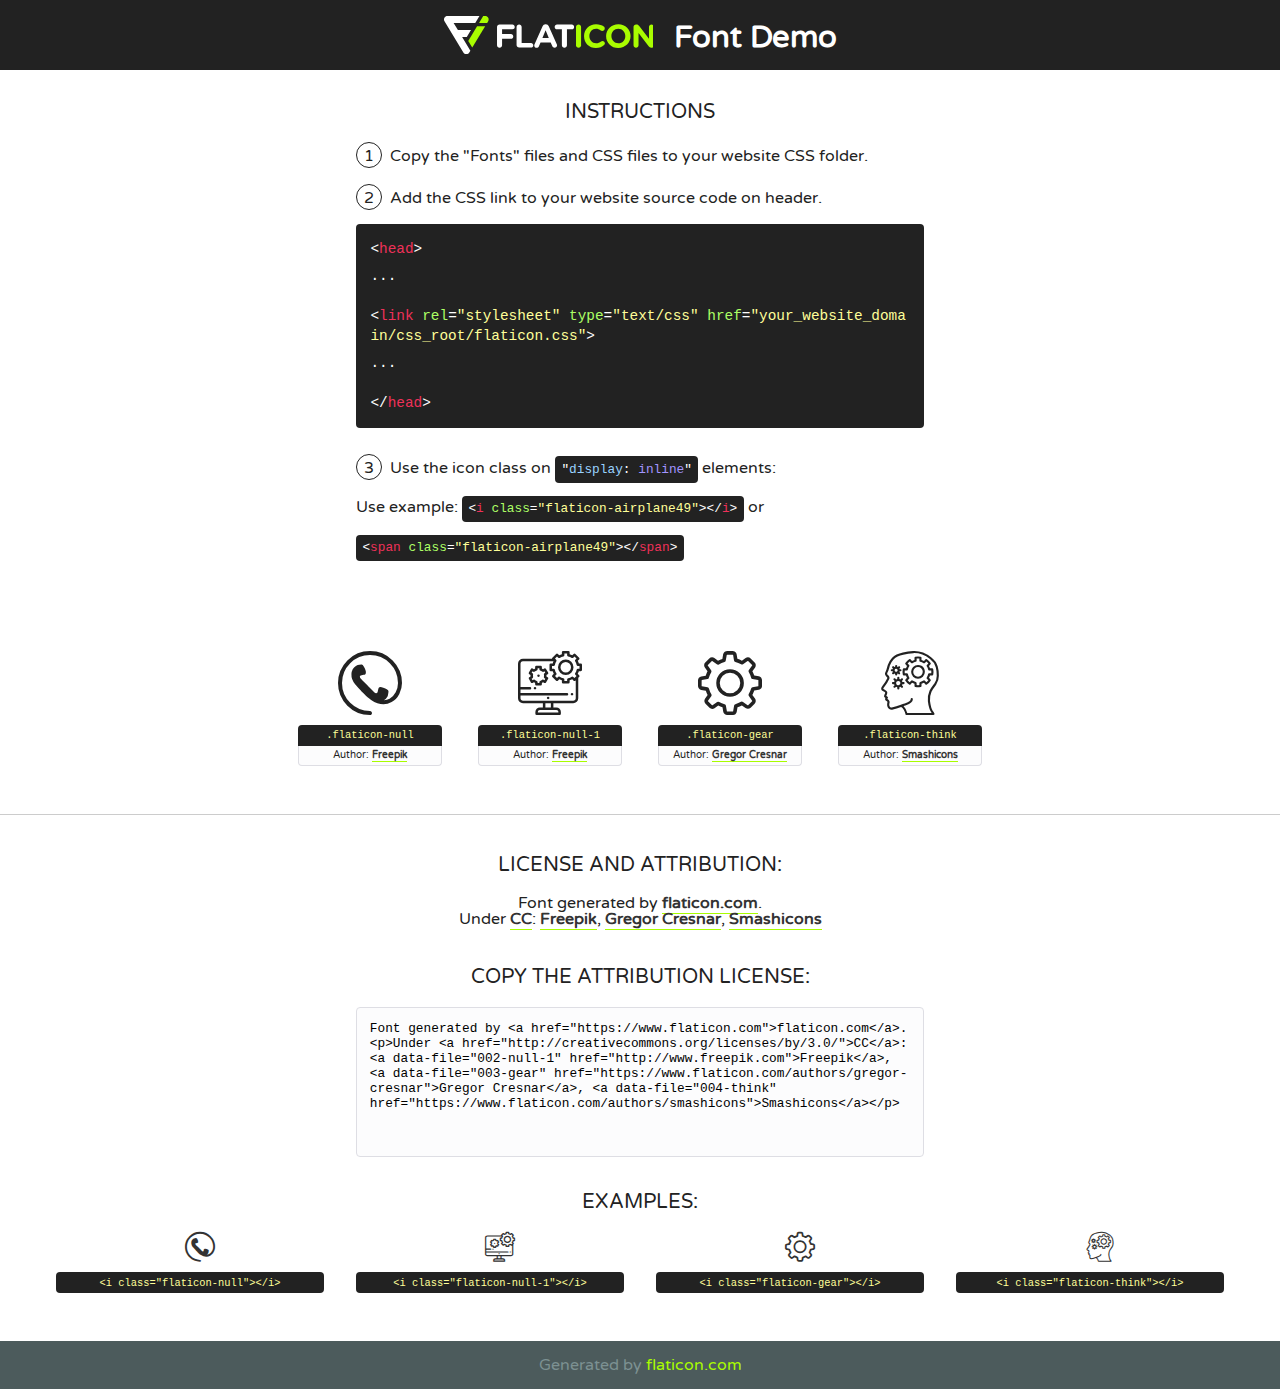
<file: assets/fonts/flaticon.html>
<!DOCTYPE html>
<!--
  Flaticon icon font: Flaticon
  Creation date: 02/06/2020 05:24
-->
<html>
<!DOCTYPE html>
<html>

<head>
    <title>Flaticon WebFont</title>
    <link href="http://fonts.googleapis.com/css?family=Varela+Round" rel="stylesheet" type="text/css" />
    <link rel="stylesheet" type="text/css" href="flaticon.css">
    <meta charset="UTF-8">
    <style>
    html, body, div, span, applet, object, iframe,
    h1, h2, h3, h4, h5, h6, p, blockquote, pre,
    a, abbr, acronym, address, big, cite, code,
    del, dfn, em, img, ins, kbd, q, s, samp,
    small, strike, strong, sub, sup, tt, var,
    b, u, i, center,
    dl, dt, dd, ol, ul, li,
    fieldset, form, label, legend,
    table, caption, tbody, tfoot, thead, tr, th, td,
    article, aside, canvas, details, embed, 
    figure, figcaption, footer, header, hgroup, 
    menu, nav, output, ruby, section, summary,
    time, mark, audio, video {
        margin: 0;
        padding: 0;
        border: 0;
        font-size: 100%;
        font: inherit;
        vertical-align: baseline;
    }
    /* HTML5 display-role reset for older browsers */
    article, aside, details, figcaption, figure, 
    footer, header, hgroup, menu, nav, section {
        display: block;
    }
    body {
        line-height: 1;
    }
    ol, ul {
        list-style: none;
    }
    blockquote, q {
        quotes: none;
    }
    blockquote:before, blockquote:after,
    q:before, q:after {
        content: '';
        content: none;
    }
    table {
        border-collapse: collapse;
        border-spacing: 0;
    }
    body {
        font-family: 'Varela Round', Helvetica, Arial, sans-serif;
        font-size: 16px;
        color: #222;
    }
    a {
        color: #333;
        border-bottom: 1px solid #a9fd00;
        font-weight: bold;
        text-decoration: none;
    }
    * {
        -moz-box-sizing: border-box;
        -webkit-box-sizing: border-box;
        box-sizing: border-box;
        margin: 0;
        padding: 0;
    }
    [class^="flaticon-"]:before, [class*=" flaticon-"]:before, [class^="flaticon-"]:after, [class*=" flaticon-"]:after {
        font-family: Flaticon;
        font-size: 30px;
        font-style: normal;
        margin-left: 20px;
        color: #333;
    }
    .wrapper {
        max-width: 600px;
        margin: auto;
        padding: 0 1em;
    }
    .title {
        font-size: 1.25em;
        text-align: center;
        margin-bottom: 1em;
        text-transform: uppercase;
    }
    header {
        text-align: center;
        background-color: #222;
        color: #fff;
        padding: 1em;
    }
    header .logo {
        width: 210px;
        height: 38px;
        display: inline-block;
        vertical-align: middle;
        margin-right: 1em;
        border: none;
    }
    header strong {
        font-size: 1.95em;
        font-weight: bold;
        vertical-align: middle;
        margin-top: 5px;
        display: inline-block;
    }
    .demo {
        margin: 2em auto;
        line-height: 1.25em;
    }
    .demo ul li {
        margin-bottom: 1em;
    }
    .demo ul li .num {
        color: #222;
        border-radius: 20px;
        display: inline-block;
        width: 26px;
        padding: 3px;
        height: 26px;
        text-align: center;
        margin-right: 0.5em;
        border: 1px solid #222;
    }
    .demo ul li code {
        background-color: #222;
        border-radius: 4px;
        padding: 0.25em 0.5em;
        display: inline-block;
        color: #fff;
        font-family: Consolas,Monaco,Lucida Console,Liberation Mono,DejaVu Sans Mono,Bitstream Vera Sans Mono,Courier New, monospace;
        font-weight: lighter;
        margin-top: 1em;
        font-size: 0.8em;
        word-break: break-all;
    }
    .demo ul li code.big {
        padding: 1em;
        font-size: 0.9em;
    }
    .demo ul li code .red {
        color: #EF3159;
    }
    .demo ul li code .green {
        color: #ACFF65;
    }
    .demo ul li code .yellow {
        color: #FFFF99;
    }
    .demo ul li code .blue {
        color: #99D3FF;
    }
    .demo ul li code .purple {
        color: #A295FF;
    }
    .demo ul li code .dots {
        margin-top: 0.5em;
        display: block;
    }
    #glyphs {
        border-bottom: 1px solid #ccc;
        padding: 2em 0;
        text-align: center;
    }
    .glyph {
        display: inline-block;
        width: 9em;
        margin: 1em;
        text-align: center;
        vertical-align: top;
        background: #FFF;
    }
    .glyph .glyph-icon {
        padding: 10px;
        display: block;
        font-family:"Flaticon";
        font-size: 64px;
        line-height: 1;
    }
    .glyph .glyph-icon:before {
        font-size: 64px;
        color: #222;
        margin-left: 0;
    }
    .class-name {
        font-size: 0.65em;
        background-color: #222;
        color: #fff;
        border-radius: 4px 4px 0 0;
        padding: 0.5em;
        color: #FFFF99;
        font-family: Consolas,Monaco,Lucida Console,Liberation Mono,DejaVu Sans Mono,Bitstream Vera Sans Mono,Courier New, monospace;
    }
    .author-name {
        font-size: 0.6em;
        background-color: #fcfcfd;
        border: 1px solid #DEDEE4;
        border-top: 0;
        border-radius: 0 0 4px 4px;
        padding: 0.5em;
    }
    .class-name:last-child {
        font-size: 10px;
        color:#888;
    }
    .class-name:last-child a {
        font-size: 10px;
        color:#555;
    }
    .class-name:last-child a:hover {
        color:#a9fd00;
    }
    .glyph > input {
        display: block;
        width: 100px;
        margin: 5px auto;
        text-align: center;
        font-size: 12px;
        cursor: text;
    }
    .glyph > input.icon-input {
        font-family:"Flaticon";
        font-size: 16px;
        margin-bottom: 10px;
    }
    .attribution .title {
        margin-top: 2em;
    }
    .attribution textarea {
        background-color: #fcfcfd;
        padding: 1em;
        border: none;
        box-shadow: none;
        border: 1px solid #DEDEE4;
        border-radius: 4px;
        resize: none;
        width: 100%;
        height: 150px;
        font-size: 0.8em;
        font-family: Consolas,Monaco,Lucida Console,Liberation Mono,DejaVu Sans Mono,Bitstream Vera Sans Mono,Courier New, monospace;
        -webkit-appearance: none;
    }
    .iconsuse {
        margin: 2em auto;
        text-align: center;
        max-width: 1200px;
    }
    .iconsuse:after {
        content: '';
        display: table;
        clear: both;
    }
    .iconsuse .image {
        float: left;
        width: 25%;
        padding: 0 1em;
    }
    .iconsuse .image p {
        margin-bottom: 1em;
    }
    .iconsuse .image span {
        display: block;
        font-size: 0.65em;
        background-color: #222;
        color: #fff;
        border-radius: 4px;
        padding: 0.5em;
        color: #FFFF99;
        margin-top: 1em;
        font-family: Consolas,Monaco,Lucida Console,Liberation Mono,DejaVu Sans Mono,Bitstream Vera Sans Mono,Courier New, monospace;
    }
    #footer {
        text-align: center;
        background-color: #4C5B5C;
        color: #7c9192;
        padding: 1em;
    }
    #footer a {
        border: none;
        color: #a9fd00;
        font-weight: normal;
    }
    @media (max-width: 960px) {
        .iconsuse .image {
            width: 50%;
        }
    }
    @media (max-width: 560px) {
        .iconsuse .image {
            width: 100%;
        }
    }
    </style>
</head>

<body class="characters-off">

    <header>
        <a href="https://www.flaticon.com" target="_blank" class="logo">
            <svg version="1.1" xmlns="http://www.w3.org/2000/svg" xmlns:xlink="http://www.w3.org/1999/xlink" xmlns:a="http://ns.adobe.com/AdobeSVGViewerExtensions/3.0/" viewBox="0 0 560.875 102.036" enable-background="new 0 0 560.875 102.036" xml:space="preserve">
                <defs>
                </defs>
                <g>
                    <g class="letters">
                        <path fill="#ffffff" d="M141.596,29.675c0-3.777,2.985-6.767,6.764-6.767h34.438c3.426,0,6.15,2.728,6.15,6.15
                        c0,3.43-2.724,6.149-6.15,6.149h-27.674v13.091h23.719c3.429,0,6.151,2.724,6.151,6.15c0,3.43-2.723,6.149-6.151,6.149h-23.719
                        v17.574c0,3.773-2.986,6.761-6.764,6.761c-3.779,0-6.764-2.989-6.764-6.761V29.675z"></path>
                        <path fill="#ffffff" d="M193.844,29.149c0-3.781,2.985-6.767,6.764-6.767c3.776,0,6.763,2.985,6.763,6.767v42.957h25.039
                        c3.426,0,6.149,2.726,6.149,6.153c0,3.425-2.723,6.15-6.149,6.15h-31.802c-3.779,0-6.764-2.986-6.764-6.768V29.149z"></path>
                        <path fill="#ffffff" d="M241.891,75.71l21.438-48.407c1.492-3.341,4.215-5.357,7.906-5.357h0.792
                        c3.686,0,6.323,2.017,7.815,5.357l21.439,48.407c0.436,0.967,0.701,1.845,0.701,2.723c0,3.602-2.809,6.501-6.414,6.501
                        c-3.161,0-5.269-1.845-6.499-4.655l-4.132-9.661h-27.059l-4.301,10.102c-1.144,2.631-3.426,4.214-6.237,4.214
                        c-3.517,0-6.24-2.81-6.24-6.325C241.1,77.64,241.451,76.677,241.891,75.71z M279.932,58.666l-8.521-20.297l-8.526,20.297H279.932
                        z"></path>
                        <path fill="#ffffff" d="M314.864,35.387H301.86c-3.429,0-6.239-2.813-6.239-6.238c0-3.429,2.811-6.24,6.239-6.24h39.533
                        c3.426,0,6.237,2.811,6.237,6.24c0,3.425-2.811,6.238-6.237,6.238h-13.001v42.785c0,3.773-2.99,6.761-6.764,6.761
                        c-3.779,0-6.764-2.989-6.764-6.761V35.387z"></path>
                        <path fill="#A9FD00" d="M352.615,29.149c0-3.781,2.985-6.767,6.767-6.767c3.774,0,6.761,2.985,6.761,6.767v49.024
                        c0,3.773-2.987,6.761-6.761,6.761c-3.781,0-6.767-2.989-6.767-6.761V29.149z"></path>
                        <path fill="#A9FD00" d="M374.132,53.836v-0.179c0-17.481,13.178-31.801,32.065-31.801c9.22,0,15.459,2.458,20.557,6.238
                        c1.402,1.054,2.637,2.985,2.637,5.357c0,3.692-2.985,6.59-6.681,6.59c-1.845,0-3.071-0.702-4.044-1.319
                        c-3.776-2.813-7.729-4.393-12.562-4.393c-10.364,0-17.831,8.611-17.831,19.154v0.173c0,10.542,7.291,19.329,17.831,19.329
                        c5.715,0,9.492-1.756,13.359-4.834c1.049-0.874,2.458-1.491,4.039-1.491c3.429,0,6.325,2.813,6.325,6.236
                        c0,2.106-1.056,3.78-2.282,4.834c-5.539,4.834-12.036,7.733-21.878,7.733C387.572,85.464,374.132,71.493,374.132,53.836z"></path>
                        <path fill="#A9FD00" d="M433.009,53.836v-0.179c0-17.481,13.79-31.801,32.766-31.801c18.981,0,32.592,14.143,32.592,31.628v0.173
                        c0,17.483-13.785,31.807-32.769,31.807C446.625,85.464,433.009,71.32,433.009,53.836z M484.224,53.836v-0.179
                        c0-10.539-7.725-19.326-18.626-19.326c-10.893,0-18.449,8.611-18.449,19.154v0.173c0,10.542,7.73,19.329,18.626,19.329
                        C476.676,72.986,484.224,64.378,484.224,53.836z"></path>
                        <path fill="#A9FD00" d="M506.233,29.321c0-3.774,2.99-6.763,6.767-6.763h1.401c3.252,0,5.183,1.583,7.029,3.953l26.093,34.265
                        V29.059c0-3.692,2.99-6.677,6.681-6.677c3.683,0,6.671,2.985,6.671,6.677v48.934c0,3.78-2.987,6.765-6.764,6.765h-0.436
                        c-3.257,0-5.188-1.581-7.034-3.953l-27.056-35.492v32.944c0,3.687-2.985,6.676-6.678,6.676c-3.683,0-6.673-2.989-6.673-6.676
                        V29.321z"></path>
                    </g>
                    <g class="insignia">
                        <path fill="#ffffff" d="M48.372,56.137h12.517l11.156-18.537H37.186L25.688,18.539h57.825L94.668,0H9.271
                        C5.925,0,2.842,1.801,1.198,4.716c-1.644,2.907-1.593,6.482,0.134,9.343l50.38,83.501c1.678,2.781,4.689,4.476,7.938,4.476
                        c3.246,0,6.257-1.695,7.935-4.476l2.898-4.804L48.372,56.137z"></path>
                        <g class="i">
                            <path fill="#A9FD00" d="M93.575,18.539h0.031v0.004l21.652,0.004l2.705-4.488c1.727-2.861,1.778-6.436,0.133-9.343
                            C116.454,1.801,113.371,0,110.026,0h-5.294L93.575,18.539z"></path>
                            <polygon fill="#A9FD00" points="88.291,27.356 64.725,66.486 75.519,84.404 109.942,27.356"></polygon>
                        </g>
                    </g>
                </g>
            </svg>
        </a>
        <strong>Font Demo</strong>
    </header>


    <section class="demo wrapper">

        <p class="title">Instructions</p>

        <ul>
            <li>
                <span class="num">1</span>Copy the "Fonts" files and CSS files to your website CSS folder.
            </li>
            <li>
                <span class="num">2</span>Add the CSS link to your website source code on header.
                <code class="big">
                    &lt;<span class="red">head</span>&gt;
                    <br/><span class="dots">...</span>
                    <br/>&lt;<span class="red">link</span> <span class="green">rel</span>=<span class="yellow">"stylesheet"</span> <span class="green">type</span>=<span class="yellow">"text/css"</span> <span class="green">href</span>=<span class="yellow">"your_website_domain/css_root/flaticon.css"</span>&gt;
                    <br/><span class="dots">...</span>
                    <br/>&lt;/<span class="red">head</span>&gt;
                </code>
            </li>

            <li>
                <p>
                    <span class="num">3</span>Use the icon class on <code>"<span class="blue">display</span>:<span class="purple"> inline</span>"</code> elements:
                    <br />
                    Use example: <code>&lt;<span class="red">i</span> <span class="green">class</span>=<span class="yellow">&quot;flaticon-airplane49&quot;</span>&gt;&lt;/<span class="red">i</span>&gt;</code> or <code>&lt;<span class="red">span</span> <span class="green">class</span>=<span class="yellow">&quot;flaticon-airplane49&quot;</span>&gt;&lt;/<span class="red">span</span>&gt;</code>
            </li>
        </ul>

    </section>




   <section id="glyphs">          
    
      
        <div class="glyph"><div class="glyph-icon flaticon-null"></div>
            <div class="class-name">.flaticon-null</div>
            <div class="author-name">Author: <a data-file="001-null" href="http://www.freepik.com">Freepik</a> </div> 
        </div>        
        
        <div class="glyph"><div class="glyph-icon flaticon-null-1"></div>
            <div class="class-name">.flaticon-null-1</div>
            <div class="author-name">Author: <a data-file="002-null-1" href="http://www.freepik.com">Freepik</a> </div> 
        </div>        
        
        <div class="glyph"><div class="glyph-icon flaticon-gear"></div>
            <div class="class-name">.flaticon-gear</div>
            <div class="author-name">Author: <a data-file="003-gear" href="https://www.flaticon.com/authors/gregor-cresnar">Gregor Cresnar</a> </div> 
        </div>        
        
        <div class="glyph"><div class="glyph-icon flaticon-think"></div>
            <div class="class-name">.flaticon-think</div>
            <div class="author-name">Author: <a data-file="004-think" href="https://www.flaticon.com/authors/smashicons">Smashicons</a> </div> 
        </div>        
        

    </section>



    <section class="attribution wrapper"   style="text-align:center;">

      <div class="title">License and attribution:</div><div class="attrDiv">Font generated by <a href="https://www.flaticon.com">flaticon.com</a>. <div><p>Under <a href="http://creativecommons.org/licenses/by/3.0/">CC</a>: <a data-file="002-null-1" href="http://www.freepik.com">Freepik</a>, <a data-file="003-gear" href="https://www.flaticon.com/authors/gregor-cresnar">Gregor Cresnar</a>, <a data-file="004-think" href="https://www.flaticon.com/authors/smashicons">Smashicons</a></p>  </div>
      </div>
      <div class="title">Copy the Attribution License:</div>

    <textarea onclick="this.focus();this.select();">Font generated by &lt;a href=&quot;https://www.flaticon.com&quot;&gt;flaticon.com&lt;/a&gt;. <p>Under <a href="http://creativecommons.org/licenses/by/3.0/">CC</a>: <a data-file="002-null-1" href="http://www.freepik.com">Freepik</a>, <a data-file="003-gear" href="https://www.flaticon.com/authors/gregor-cresnar">Gregor Cresnar</a>, <a data-file="004-think" href="https://www.flaticon.com/authors/smashicons">Smashicons</a></p>  
     </textarea>

    </section>

    <section class="iconsuse">

          <div class="title">Examples:</div>            
             
            <div class="image">
                <p>
                    <i class="glyph-icon flaticon-null"></i> 
                    <span>&lt;i class=&quot;flaticon-null&quot;&gt;&lt;/i&gt;</span>
                </p>
            </div>
            
            <div class="image">
                <p>
                    <i class="glyph-icon flaticon-null-1"></i> 
                    <span>&lt;i class=&quot;flaticon-null-1&quot;&gt;&lt;/i&gt;</span>
                </p>
            </div>
            
            <div class="image">
                <p>
                    <i class="glyph-icon flaticon-gear"></i> 
                    <span>&lt;i class=&quot;flaticon-gear&quot;&gt;&lt;/i&gt;</span>
                </p>
            </div>
            
            <div class="image">
                <p>
                    <i class="glyph-icon flaticon-think"></i> 
                    <span>&lt;i class=&quot;flaticon-think&quot;&gt;&lt;/i&gt;</span>
                </p>
            </div>
                       
        </div>
                            
    </section>

<div id="footer">
    <div>Generated by <a href="https://www.flaticon.com">flaticon.com</a>
    </div>
</div>



</body>
</html>
</file>
<file: assets/css/flaticon.css>
/*
  	Flaticon icon font: Flaticon
  	Creation date: 02/06/2020 05:24
  	*/

@font-face {
  font-family: "Flaticon";
  src: url("../fonts/Flaticon.eot");
  src: url("../fonts/Flaticon.eot?#iefix") format("embedded-opentype"),
       url("../fonts/Flaticon.woff2") format("woff2"),
       url("../fonts/Flaticon.woff") format("woff"),
       url("../fonts/Flaticon.ttf") format("truetype"),
       url("../fonts/Flaticon.svg#Flaticon") format("svg");
  font-weight: normal;
  font-style: normal;
}

@media screen and (-webkit-min-device-pixel-ratio:0) {
  @font-face {
    font-family: "Flaticon";
    src: url("../fonts/Flaticon.svg#Flaticon") format("svg");
  }
}

[class^="flaticon-"]:before, [class*=" flaticon-"]:before,
[class^="flaticon-"]:after, [class*=" flaticon-"]:after {   
  font-family: Flaticon;
font-style: normal;
}

.flaticon-null:before { content: "\f100"; }
.flaticon-null-1:before { content: "\f101"; }
.flaticon-gear:before { content: "\f102"; }
.flaticon-think:before { content: "\f103"; }
</file>
<file: assets/css/progressbar_barfiller.css>
/* Custom Code skills */
.single-skill{
  display: flex;
}

.single-skill span {
	color: #79838b;
	font-size: 13px;
	font-weight: 300;
	letter-spacing: 0;
	margin-bottom: 14px;
	display: block;
}
.single-skill .bar-progress {
	width: 100%;
}
.single-skill .bar-title {
  width: 20%;
  margin-bottom: 19px;
}

.skills-content {
  padding-top: 200px;
  padding-left: 70px;
}

.skills-shape-bg {
  height: 651px;
  width: 868px;
  position: absolute;
  content: "";
  border: 2px solid #4d4d4d;
  left: 40%;
  top: 255px;
}

.skills-shape-bg::before {
  position: absolute;
  content: "";
  height: 465px;
  width: 300px;
  border: 2px solid #4d4d4d;
  left: -35%;
  top: 50%;
  transform: translateY(-50%);
  border-right: 0;
}



/* Default */
.barfiller {
	width: 100%;
	height: 10px;
	background: #f6f9fc;
  position: relative;
  border-radius: 5px;
}

.barfiller .fill {
  display: block;
  position: relative;
  width: 0px;
  height: 100%;
  background: #333;
  z-index: 1;
  border-radius: 5px;
}

.barfiller .tipWrap { display: none; }

.barfiller .tip {
  margin-top: -28px;
  padding: 2px 4px;
  font-size: 16px;
  color: #09cc7f;
  left: 0px;
  position: absolute;
  z-index: 2;
  background: transparent;
  font-weight: 800;
}

.barfiller .tip:after {
  border: solid;
  border-color: rgba(0,0,0,.8) transparent;
  border-width: 6px 6px 0 6px;
  content: "";
  display: block;
  position: absolute;
  left: 9px;
  top: 100%;
  z-index: 9;
  display: none;
  
}
</file>
<file: assets/css/gijgo.css>
.gj-button {
    background-color: #f5f5f5;
    border: 1px solid #ddd;
    color: #000;
    border-radius: 3px;
    padding: 6px 10px;
    cursor: pointer;
}

.gj-unselectable {
    -webkit-touch-callout: none;
    -webkit-user-select: none;
    -khtml-user-select: none;
    -moz-user-select: none;
    -ms-user-select: none;
    user-select: none;
}

.gj-row {
    display: -webkit-box;
    display: -ms-flexbox;
    display: flex;
    -ms-flex-wrap: wrap;
    flex-wrap: wrap;
}

.gj-margin-left-5 {
    margin-left: 5px;
}

.gj-margin-left-10 {
    margin-left: 10px;
}

.gj-width-full {
    width: 100%;
}

.gj-cursor-pointer {
    cursor: pointer;
}

.gj-text-align-center {
    text-align: center;
}

.gj-font-size-16 {
    font-size: 16px;
}

.gj-hidden {
    display: none;
}

/** Material Design */
.gj-button-md {
    background: 0 0;
    border: none;
    border-radius: 2px;
    color: rgba(0, 0, 0, 0.87);
    position: relative;
    height: 36px;
    margin: 0;
    min-width: 64px;
    padding: 0 16px;
    display: inline-block;
    font-family: "Roboto","Helvetica","Arial",sans-serif;
    font-size: 1rem;
    font-weight: 500;
    text-transform: uppercase;
    letter-spacing: 0;
    overflow: hidden;
    will-change: box-shadow;
    transition: box-shadow .2s cubic-bezier(.4,0,1,1),background-color .2s cubic-bezier(.4,0,.2,1),color .2s cubic-bezier(.4,0,.2,1);
    outline: none;
    cursor: pointer;
    text-decoration: none;
    text-align: center;
    line-height: 36px;
    vertical-align: middle;
    overflow: hidden;
    -webkit-user-select: none;
    -moz-user-select: none;
    -ms-user-select: none;
    user-select: none;
}

.gj-button-md:hover {
    background-color: rgba(158,158,158,.2);
}

.gj-button-md:disabled {
    color: rgba(0,0,0,.26);
    background: 0 0;
}

.gj-button-md .material-icons,
.gj-button-md .gj-icon {
    vertical-align: middle;
    /*font-size: 1.3rem;
    margin-right: 4px;*/
}

.gj-button-md.gj-button-md-icon {
    width: 24px;
    height: 31px;
    min-width: 24px;
    padding: 0px;
    display: table;
}

.gj-button-md.gj-button-md-icon .material-icons,
.gj-button-md.gj-button-md-icon .gj-icon {
    display: table-cell;
    margin-right: 0px;
    width: 24px;
    height: 24px;
}

.gj-button-md.active {
    background-color: rgba(158,158,158,.4);
}

.gj-button-md-group {
    position: relative;
    display: inline-block;
    vertical-align: middle;
}
.gj-textbox-md {
	/* border: none; */
	/* border-bottom: 1px solid rgba(0,0,0,.42); */
	display: block;
	font-family: "Helvetica","Arial",sans-serif;
	font-size: 16px;
	line-height: 16px;
	/* padding: 4px 0px; */
	margin: 0;
	/* width: 100%; */
	background: 0 0;
	/* text-align: ; */
	color: rgba(0,0,0,.87);
	padding-left: 44px;
	border: 1px solid #dca73a;
	/* padding: 15px 15px; */
	/* text-align: center; */
	width: 177px;
	height: 55px;
	border-radius: 5px;
}
.gj-textbox-md:focus,
.gj-textbox-md:active {
    /* border-bottom: 2px solid rgba(0,0,0,.42); */
    outline: none;
}

.gj-textbox-md::placeholder {
    color: #8e8e8e;
}

.gj-textbox-md:-ms-input-placeholder {
    color: #8e8e8e;
}

.gj-textbox-md::-ms-input-placeholder {
    color: #8e8e8e;
}

.gj-md-spacer-24 {
    min-width: 24px;
    width: 24px;
    display: inline-block;
}

.gj-md-spacer-32 {
    min-width: 32px;
    width: 32px;
    display: inline-block;
}

.gj-modal {
    position: fixed;
    top: 0;
    right: 0;
    bottom: 0;
    left: 0;
    z-index: 1203;
    display: none;
    overflow: hidden;
    -webkit-overflow-scrolling: touch;
    outline: 0;
    background-color: rgba(0, 0, 0, 0.54118);
    transition: 200ms ease opacity;
    will-change: opacity;
}

/* List */
ul.gj-list li [data-role="wrapper"] {
    display: table;
    width: 100%;
}

ul.gj-list li [data-role="checkbox"] {
    display: table-cell;
    vertical-align:middle;
    text-align:center;
}

ul.gj-list li [data-role="image"] {
    display: table-cell;
    vertical-align:middle;
    text-align:center;
}

ul.gj-list li [data-role="display"] {
    display: table-cell;
    vertical-align:middle;
    cursor: pointer;
}

ul.gj-list li [data-role="display"]:empty:before {
  content: "\200b"; /* unicode zero width space character */
}

/* List - Bootstrap */
ul.gj-list-bootstrap {
    padding-left: 0px;
    margin-bottom: 0px;
}

ul.gj-list-bootstrap li {
    padding: 0px;
}

ul.gj-list-bootstrap li [data-role="wrapper"] {
    padding: 0px 10px;
}

ul.gj-list-bootstrap li [data-role="checkbox"] {
    width: 24px;
    padding: 3px;
}

ul.gj-list-bootstrap li [data-role="image"] {
    width: 24px;
    height: 24px;
}

ul.gj-list-bootstrap li [data-role="display"] {
    padding: 8px 0px 8px 4px;
}

.list-group-item.active ul li, .list-group-item.active:focus ul li, .list-group-item.active:hover ul li {
    text-shadow: none;
    color:initial;
}

/* List - Material Design */
ul.gj-list-md {
    padding: 0px;
    list-style: none;
    list-style-type: none;
    line-height: 24px;
    letter-spacing: 0;
    color: #616161; /* Gray 700 */
}

ul.gj-list-md li {
    display: list-item;
    list-style-type: none;
    padding: 0px;
    min-height: unset;
    box-sizing: border-box;
    align-items: center;
    cursor: default;
    overflow: hidden;

    font-family: "Roboto","Helvetica","Arial",sans-serif;
    font-size: 16px;
    font-weight: 400;
    letter-spacing: .04em;
    line-height: 1;
    
    -webkit-flex-direction: row;
    -ms-flex-direction: row;
    flex-direction: row;
    -webkit-flex-wrap: nowrap;
    -ms-flex-wrap: nowrap;
    flex-wrap: nowrap;
}

ul.gj-list-md li [data-role="checkbox"] {
    height: 24px;
    width: 24px;
}

ul.gj-list-md li [data-role="image"] {
    height: 24px;
    width: 24px;
}

ul.gj-list-md li [data-role="display"] {
    padding: 8px 0px 8px 5px;
    order: 0;
    flex-grow: 2;
    text-decoration: none;
    box-sizing: border-box;
    align-items: center;
    text-align: left;
    color: rgba(0,0,0,.87);
}

ul.gj-list-md li.disabled>[data-role="wrapper"]>[data-role="display"] {
    color: #9E9E9E; /* Gray 500 */
}

.gj-list-md-active {
    background: #e0e0e0;
    color: #3f51b5;
}


/* Picker */
.gj-picker {
    position: absolute;
    z-index: 1203;
    background-color: #fff;
}

.gj-picker .selected {
    color: #fff;
}

/* Material Design */
.gj-picker-md {
    font-family: "Roboto","Helvetica","Arial",sans-serif;
    font-size: 16px;
    font-weight: 400;
    letter-spacing: .04em;
    line-height: 1;
    color: rgba(0,0,0,.87);
    border: 1px solid #E0E0E0;
}

.gj-modal .gj-picker-md {
    border: 0px;
}

.gj-picker-md [role="header"] {
    color: rgba(255, 255, 255, 0.54);
    display: flex;
    background: #2196f3;
    align-items: baseline;
    user-select: none;
    justify-content: center;
}

.gj-picker-md [role="footer"] {
    float: right;
    padding: 10px;
}

.gj-picker-md [role="footer"] button.gj-button-md {
    color: #2196f3;
    font-weight: bold;
    font-size: 13px;
}

/* Bootstrap */
.gj-picker-bootstrap {
    border-radius: 4px;
    border: 1px solid #E0E0E0;
}

.gj-picker-bootstrap .selected {
    color: #888;
}

.gj-picker-bootstrap [role="header"] {
    background: #eee;
    color: #AAA;
}
@font-face {
    font-family: 'gijgo-material';
    src: url('../fonts/gijgo-material.eot?235541');
    src: url('../fonts/gijgo-material.eot?235541#iefix') format('embedded-opentype'), url('../fonts/gijgo-material.ttf?235541') format('truetype'), url('../fonts/gijgo-material.woff?235541') format('woff'), url('../fonts/gijgo-material.svg?235541#gijgo-material') format('svg');
    font-weight: normal;
    font-style: normal;
}

.gj-icon {
    /* use !important to prevent issues with browser extensions that change fonts */
    font-family: 'gijgo-material' !important;
    font-size: 24px;
    speak: none;
    font-style: normal;
    font-weight: normal;
    font-variant: normal;
    text-transform: none;
    line-height: 1;
    /* Enable Ligatures ================ */
    letter-spacing: 0;
    -webkit-font-feature-settings: "liga";
    -moz-font-feature-settings: "liga=1";
    -moz-font-feature-settings: "liga";
    -ms-font-feature-settings: "liga" 1;
    font-feature-settings: "liga";
    -webkit-font-variant-ligatures: discretionary-ligatures;
    font-variant-ligatures: discretionary-ligatures;
    /* Better Font Rendering =========== */
    -webkit-font-smoothing: antialiased;
    -moz-osx-font-smoothing: grayscale;
}

.gj-icon.undo:before {
    content: "\e900";
}

.gj-icon.vertical-align-top:before {
    content: "\e901";
}

.gj-icon.vertical-align-center:before {
    content: "\e902";
}

.gj-icon.vertical-align-bottom:before {
    content: "\e903";
}

.gj-icon.arrow-dropup:before {
    content: "\e904";
}

.gj-icon.clock:before {
    content: "\e905";
}

.gj-icon.refresh:before {
    content: "\e906";
}

.gj-icon.last-page:before {
    content: "\e907";
}

.gj-icon.first-page:before {
    content: "\e908";
}

.gj-icon.cancel:before {
    content: "\e909";
}

.gj-icon.clear:before {
    content: "\e90a";
}

.gj-icon.check-circle:before {
    content: "\e90b";
}

.gj-icon.delete:before {
    content: "\e90c";
}

.gj-icon.arrow-upward:before {
    content: "\e90d";
}

.gj-icon.arrow-forward:before {
    content: "\e90e";
}

.gj-icon.arrow-downward:before {
    content: "\e90f";
}

.gj-icon.arrow-back:before {
    content: "\e910";
}

.gj-icon.list-numbered:before {
    content: "\e911";
}

.gj-icon.list-bulleted:before {
    content: "\e912";
}

.gj-icon.indent-increase:before {
    content: "\e913";
}

.gj-icon.indent-decrease:before {
    content: "\e914";
}

.gj-icon.redo:before {
    content: "\e915";
}

.gj-icon.align-right:before {
    content: "\e916";
}

.gj-icon.align-left:before {
    content: "\e917";
}

.gj-icon.align-justify:before {
    content: "\e918";
}

.gj-icon.align-center:before {
    content: "\e919";
}

.gj-icon.strikethrough:before {
    content: "\e91a";
}

.gj-icon.italic:before {
    content: "\e91b";
}

.gj-icon.underlined:before {
    content: "\e91c";
}

.gj-icon.bold:before {
    content: "\e91d";
}

.gj-icon.arrow-dropdown:before {
    content: "\e91e";
}

.gj-icon.done:before {
    content: "\e91f";
}

.gj-icon.pencil:before {
    content: "\e920";
}

.gj-icon.minus:before {
    content: "\e921";
}

.gj-icon.plus:before {
    content: "\e922";
}

.gj-icon.chevron-up:before {
    content: "\e923";
}

.gj-icon.chevron-right:before {
    content: "\e924";
}

.gj-icon.chevron-down:before {
    content: "\e925";
}

.gj-icon.chevron-left:before {
    content: "\e926";
}

.gj-icon.event:before {
    content: "\e927";
}
.gj-draggable {
    cursor: move;
}
.gj-resizable-handle {
    position: absolute;
    font-size: 0.1px;
    display: block;
    -ms-touch-action: none;
    touch-action: none;
    z-index: 1203;
}

.gj-resizable-n {
    cursor: n-resize;
    height: 7px;
    width: 100%;
    top: -5px;
    left: 0;
}
.gj-resizable-e {
    cursor: e-resize;
    width: 7px;
    right: -5px;
    top: 0;
    height: 100%;
}
.gj-resizable-s {
    cursor: s-resize;
    height: 7px;
    width: 100%;
    bottom: -5px;
    left: 0;
}
.gj-resizable-w {
	cursor: w-resize;
	width: 7px;
	left: -5px;
	top: 0;
	height: 100%;
}
.gj-resizable-se {
	cursor: se-resize;
	width: 12px;
	height: 12px;
	right: 1px;
	bottom: 1px;
}
.gj-resizable-sw {
	cursor: sw-resize;
	width: 9px;
	height: 9px;
	left: -5px;
	bottom: -5px;
}
.gj-resizable-nw {
	cursor: nw-resize;
	width: 9px;
	height: 9px;
	left: -5px;
	top: -5px;
}
.gj-resizable-ne {
	cursor: ne-resize;
	width: 9px;
	height: 9px;
	right: -5px;
	top: -5px;
}

.gj-dialog-footer {
    position: absolute;
    bottom: 0px;
    width: 100%;
    margin-top: 0px;
}

.gj-dialog-scrollable [data-role="body"] {
    overflow-x: hidden;
    overflow-y: scroll;
}

/** Bootstrap 3 **/
.gj-dialog-bootstrap {
    overflow: hidden;
    z-index: 1202;
}

.gj-dialog-bootstrap [data-role="title"] {
    display: inline;
}
.gj-dialog-bootstrap [data-role="close"] {
    line-height: 1.42857143;
}

/** Bootstrap 4 **/
.gj-dialog-bootstrap4 {
    overflow: hidden;
    z-index: 1202;
}

.gj-dialog-bootstrap4 [data-role="title"] {
    display: inline;
}
.gj-dialog-bootstrap4 [data-role="close"] {
    line-height: 1.5;
}

/** Material Design **/
.gj-dialog-md {
    background-color: #FFF;
    overflow: hidden;
    border: none;
    box-shadow: 0 11px 15px -7px rgba(0,0,0,.2), 0 24px 38px 3px rgba(0,0,0,.14), 0 9px 46px 8px rgba(0,0,0,.12);
    box-sizing: border-box;
    position: relative;
    display: -webkit-box;
    display: -webkit-flex;
    display: -ms-flexbox;
    display: flex;
    -webkit-box-orient: vertical;
    -webkit-box-direction: normal;
    -webkit-flex-direction: column;
    -ms-flex-direction: column;
    flex-direction: column;
    -webkit-background-clip: padding-box;
    background-clip: padding-box;
    outline: 0;
    z-index: 1202;
}

.gj-dialog-md-header {
    padding: 24px 24px 0px 24px;
    font-family: "Roboto","Helvetica","Arial",sans-serif;
}

.gj-dialog-md-title {
    margin: 0;
    font-weight: 400;
    display: inline;
    line-height: 28px;
    font-size: 20px;
}

.gj-dialog-md-close {
    -webkit-appearance: none;
    padding: 0;
    cursor: pointer;
    background: 0 0;
    border: 0;
    float: right;
    line-height: 28px;
    font-size: 28px;
}

.gj-dialog-md-body {
    padding: 20px 24px 24px 24px;
    color: rgba(0,0,0,.54);
    font-family: "Helvetica","Arial",sans-serif;
    font-size: 14px;
    font-weight: 400;
    line-height: 20px;
}

.gj-dialog-md-footer {
    padding: 8px 8px 8px 24px;
    display: -webkit-flex;
    display: -ms-flexbox;
    display: flex;
    -webkit-flex-direction: row-reverse;
    -ms-flex-direction: row-reverse;
    flex-direction: row-reverse;
    -webkit-flex-wrap: wrap;
    -ms-flex-wrap: wrap;
    flex-wrap: wrap;

    box-sizing: border-box;
}

.gj-dialog-md-footer>*:first-child {
    margin-right: 0;
}

.gj-dialog-md-footer>* {
    margin-right: 8px;
    height: 36px;
}
DIV.gj-grid-wrapper {
    margin: auto;
    position: relative;
    clear:both;
    z-index: 1;
}

TABLE.gj-grid {
    margin: auto;    
    border-collapse: collapse;
    width: 100%;
    table-layout: fixed;
}

TABLE.gj-grid THEAD TH [data-role="selectAll"] {
    margin: auto;
}

TABLE.gj-grid THEAD TH [data-role="title"] {
    display: inline-block;
}

TABLE.gj-grid THEAD TH [data-role="sorticon"] {
    display: inline-block;
}

TABLE.gj-grid THEAD TH {
    overflow: hidden;
    text-overflow: ellipsis;
}

TABLE.gj-grid.autogrow-header-row THEAD TH {
    overflow: auto;
    text-overflow: initial;
    white-space: pre-wrap;
    -ms-word-break: break-word;
    word-break: break-word;
}

TABLE.gj-grid > tbody > tr > td {
    overflow: hidden;
    position: relative;
}

table.gj-grid tbody div[data-role="display"] {
    vertical-align: middle;
    text-indent: 0;
    white-space: pre-wrap;
    -ms-word-break: break-word;
    word-break: break-word;
}

table.gj-grid.fixed-body-rows tbody div[data-role="display"] {
    overflow: hidden;
    text-overflow: ellipsis;
    white-space: nowrap;
    -ms-word-break: initial;
    word-break: initial;
}

table.gj-grid tfoot DIV[data-role="display"] {
    vertical-align: middle;
    text-indent: 0;
    display: flex;
}

TABLE.gj-grid .fa {
    padding: 2px;
}

TABLE.gj-grid > tbody > tr > td > div {
    padding: 2px;
    overflow: hidden;
}

DIV.gj-grid-wrapper DIV.gj-grid-loading-cover
{
    background: #BBBBBB;
    opacity: 0.5;
    position: absolute;
    vertical-align: middle;
}

DIV.gj-grid-wrapper DIV.gj-grid-loading-text
{
    position: absolute;
    font-weight: bold;
}

/* Bootstrap Theme */
table.gj-grid-bootstrap thead th {
    background-color: #f5f5f5;
    vertical-align:middle;
}

table.gj-grid-bootstrap thead th [data-role="sorticon"] {
    margin-left: 5px;
}

table.gj-grid-bootstrap thead th [data-role="sorticon"] i.gj-icon,
table.gj-grid-bootstrap thead th [data-role="sorticon"] i.material-icons {
    position: absolute;
    font-size: 20px;
    top: 15px;
}

table.gj-grid-bootstrap tbody tr td div[data-role="display"] {
    padding: 0px;
}

.gj-grid-bootstrap-4 .gj-checkbox-bootstrap {
    display: inline-block;
    padding-top: 2px;
}

.gj-grid-bootstrap-4 tbody tr.active {
    background-color: rgba(0,0,0,.075);
}

/* Material Design Theme */
.gj-grid-md {
    position: relative;
    border: 1px solid #e0e0e0;
    border-collapse: collapse;
    white-space: nowrap;
    font-size: 13px;
    font-family: "Roboto","Helvetica","Arial",sans-serif;
    background-color: #fff;
}

.gj-grid-md td:first-of-type, .gj-grid-md th:first-of-type {
    padding-left: 24px;
}

.gj-grid-md th {
    position: relative;
    vertical-align: bottom;
    font-weight: 700;
    line-height: 31px;
    letter-spacing: 0;
    height: 56px;
    font-size: 12px;
    color: rgba(0,0,0,.54);
    padding-bottom: 8px;
    box-sizing: border-box;
    padding: 12px 18px;
    text-align: right;
}

.gj-grid-md td {
    position: relative;
    height: 48px;
    border-top: 1px solid #e0e0e0;
    border-bottom: 1px solid #e0e0e0;
    padding: 12px 18px;
    box-sizing: border-box;
    text-align: left;
    color: rgba(0,0,0,.87);
}

.gj-grid-md tbody tr {
    position: relative;
    height: 48px;
    transition-duration: .28s;
    transition-timing-function: cubic-bezier(.4,0,.2,1);
    transition-property: background-color;
}

.gj-grid-md tbody tr:hover {
    background-color: #EEEEEE; /* Gray 200 */
}

.gj-grid-md tbody tr.gj-grid-md-select {
    background-color: #F5F5F5; /* Grey 100 */
}


table.gj-grid-md thead th [data-role="sorticon"] {
    margin-left: 5px;
}

table.gj-grid-md thead th [data-role="sorticon"] i.gj-icon,
table.gj-grid-md thead th [data-role="sorticon"] i.material-icons {
    position: absolute;
    font-size: 16px;
    top: 19px;
}

table.gj-grid-md thead th.gj-grid-select-all {
    padding-bottom: 3px;
}
/* Hide all prioritized columns by default */
@media only all {
	th.display-1120,
	td.display-1120,
	th.display-960,
	td.display-960,
	th.display-800,
	td.display-800,
	th.display-640,
	td.display-640,
	th.display-480,
	td.display-480,
	th.display-320,
	td.display-320 {
		display: none;
	}
}

/* Show at 320px (20em x 16px) */
@media screen and (min-width: 20em) {
	TABLE.gj-grid-bootstrap th.display-320,
	TABLE.gj-grid-bootstrap td.display-320 {
		display: table-cell;
	}
}
/* Show at 480px (30em x 16px) */
@media screen and (min-width: 30em) {
	TABLE.gj-grid-bootstrap th.display-480,
	TABLE.gj-grid-bootstrap td.display-480 {
		display: table-cell;
	}
}
/* Show at 640px (40em x 16px) */
@media screen and (min-width: 40em) {
	TABLE.gj-grid-bootstrap th.display-640,
	TABLE.gj-grid-bootstrap td.display-640 {
		display: table-cell;
	}
}
/* Show at 800px (50em x 16px) */
@media screen and (min-width: 50em) {
	TABLE.gj-grid-bootstrap th.display-800,
	TABLE.gj-grid-bootstrap td.display-800 {
		display: table-cell;
	}
}
/* Show at 960px (60em x 16px) */
@media screen and (min-width: 60em) {
	TABLE.gj-grid-bootstrap th.display-960,
	TABLE.gj-grid-bootstrap td.display-960 {
		display: table-cell;
	}
}
/* Show at 1,120px (70em x 16px) */
@media screen and (min-width: 70em) {
	TABLE.gj-grid-bootstrap th.display-1120,
	TABLE.gj-grid-bootstrap td.display-1120 {
		display: table-cell;
	}
}

/* Material Design Theme */
.gj-grid-md tfoot tr th {
    padding-right: 14px;
}

.gj-grid-md tfoot tr[data-role="pager"] .gj-grid-mdl-pager-label {
    padding-left: 5px;
    padding-right: 5px;
}

.gj-grid-md tfoot tr[data-role="pager"] .gj-dropdown-md {
    margin-left: 12px;
}

.gj-grid-md tfoot tr[data-role="pager"] .gj-dropdown-md [role="presenter"] {
    font-size: 12px;
    font-weight: bold;
    color: rgba(0,0,0,.54);
}

.gj-grid-md tfoot tr[data-role="pager"] .gj-dropdown-md [role="presenter"] [role="display"] {
    text-align: right;
}

.gj-grid-md tfoot tr[data-role="pager"] .gj-grid-md-limit-select {
    margin-left: 10px;
    font-size: 12px;
    font-weight: bold;
    color: rgba(0,0,0,.54);
}

/* Bootstrap */
.gj-grid-bootstrap tfoot tr[data-role="pager"] th {
    line-height: 30px;
    background-color: #f5f5f5;
}

.gj-grid-bootstrap tfoot tr[data-role="pager"] th > div > div {
    margin-right: 5px;
}

.gj-grid-bootstrap tfoot tr[data-role="pager"] th > div > button {
    margin-right: 5px;
}

.gj-grid-bootstrap-4 tfoot tr[data-role="pager"] th > div button {
    height: 34px;
}

.gj-grid-bootstrap-4 tfoot tr[data-role="pager"] th div .gj-dropdown-bootstrap-4 .gj-dropdown-expander-mi .gj-icon {
    top: 5px;
}

.gj-grid-bootstrap-3 tfoot tr[data-role="pager"] th > div > input {
    margin-right: 5px;
    width: 40px;
    text-align: right;
    display: inline-block;
    font-weight: bold;
}

.gj-grid-bootstrap-4 tfoot tr[data-role="pager"] th > div > div.input-group {
    width: 40px;
}

.gj-grid-bootstrap-4 tfoot tr[data-role="pager"] th > div > div.input-group input {
    text-align: right;
    font-weight: bold;
    height: 34px;
    padding-top: 2px;
    padding-bottom: 6px;
}

.gj-grid-bootstrap tfoot tr[data-role="pager"] th > div > select {
    display: inline-block;
    margin-right: 5px;
    width: 60px;
}

.gj-grid-bootstrap tfoot tr[data-role="pager"] th .gj-dropdown-bootstrap .gj-list-bootstrap [data-role="display"] {
    line-height: 14px;
}

.gj-grid-bootstrap tfoot tr[data-role="pager"] th .gj-dropdown-bootstrap [role="presenter"] [role="display"] {
    font-weight: bold;
}

.gj-grid-bootstrap tfoot tr[data-role="pager"] th .gj-dropdown-bootstrap-3 [role="presenter"] {
    padding: 2px 8px;
}

.gj-grid-bootstrap tfoot tr[data-role="pager"] th .gj-dropdown-bootstrap-4 [role="presenter"] {
    padding: 1px 8px;
}
.gj-grid thead tr th div.gj-grid-column-resizer-wrapper {
    position: relative;
    width: 100%;
    height: 0px; 
    top: 0px; 
    left: 0px; 
    padding: 0px;
}

span.gj-grid-column-resizer {
    position: absolute;
    right: 0px;
    width: 10px;
    top: -100px;
    height: 300px;
    z-index: 1203;
    cursor: e-resize;
}

.gj-grid-resize-cursor {
    cursor: e-resize;
}
.gj-grid-md tbody tr.gj-grid-top-border td {
  border-top: 2px solid #777;
}
.gj-grid-md tbody tr.gj-grid-bottom-border td {
  border-bottom: 2px solid #777;
}

.gj-grid-bootstrap tbody tr.gj-grid-top-border td {
  border-top: 2px solid #777;
}
.gj-grid-bootstrap tbody tr.gj-grid-bottom-border td {
  border-bottom: 2px solid #777;
}
.gj-grid-md thead tr th.gj-grid-left-border,
.gj-grid-md tbody tr td.gj-grid-left-border
{
    border-left: 3px solid #777;
}
.gj-grid-md thead tr th.gj-grid-right-border,
.gj-grid-md tbody tr td.gj-grid-right-border
{
    border-right: 3px solid #777;
}

.gj-grid-bootstrap thead tr th.gj-grid-left-border,
.gj-grid-bootstrap tbody tr td.gj-grid-left-border
{
    border-left: 5px solid #ddd;
}
.gj-grid-bootstrap thead tr th.gj-grid-right-border,
.gj-grid-bootstrap tbody tr td.gj-grid-right-border
{
    border-right: 5px solid #ddd;
}
.gj-dirty {
    position: absolute;
    top: 0px;
    left: 0px;
    border-style: solid;
    border-width: 3px;
    border-color: #f00 transparent transparent #f00;
    padding: 0;
    overflow: hidden;
    vertical-align: top;
}

/* Material Design */
.gj-grid-md tbody tr td.gj-grid-management-column {
    padding: 3px;
}

.gj-grid-md tbody tr td[data-mode="edit"] {
    padding: 0px 18px;
}

.gj-grid-md tbody .gj-dropdown-md [role="presenter"] [role="display"] {
    padding: 0px;
}

/* Bootstrap */
.gj-grid-bootstrap tbody tr td[data-mode="edit"] {
    padding: 0px;
}

.gj-grid-bootstrap tbody tr td[data-mode="edit"] [data-role="edit"] {
    padding: 0px;
}

/* Bootstrap 3 */
.gj-grid-bootstrap-3 tbody tr td.gj-grid-management-column {
    padding: 3px;
}

.gj-grid-bootstrap-3 tbody tr td[data-mode="edit"] {
    height: 38px;
}

.gj-grid-bootstrap-3 tbody tr td[data-mode="edit"] [data-role="edit"] input[type="text"] {
    height: 37px;
    padding: 8px;
}

.gj-grid-bootstrap-3 tbody tr td[data-mode="edit"] .gj-dropdown-bootstrap [role="presenter"] {
    border: 0px;
    border-radius: 0px;
    height: 37px;
    padding-left: 8px;
}

.gj-grid-bootstrap-3 tbody tr td[data-mode="edit"] .gj-datepicker-bootstrap {
    height: 37px;
}

.gj-grid-bootstrap-3 tbody tr td[data-mode="edit"] .gj-datepicker-bootstrap [role="input"] {
    height: 37px;
    border:0px;
    border-radius: 0px;
}

.gj-grid-bootstrap-3 tbody tr td[data-mode="edit"] .gj-datepicker-bootstrap [role="right-icon"] {
    border:0px;
    border-radius: 0px;
}

.gj-grid-bootstrap-3 tbody tr td[data-mode="edit"] .gj-checkbox-bootstrap {
    display: inline-block;
    padding-top: 10px;
    height: 32px;
}

/* Bootstrap 4 */
.gj-grid-bootstrap-4 tbody tr td.gj-grid-management-column {
    padding: 6px;
}

.gj-grid-bootstrap-4 tbody tr td[data-mode="edit"] [data-role="edit"] input[type="text"] {
    height: 48px;
    padding-left: 12px;
}

.gj-grid-bootstrap-4 tbody tr td[data-mode="edit"] .gj-dropdown-bootstrap [role="presenter"] {
    border: 0px;
    border-radius: 0px;
    height: 48px;
    padding-left: 12px;
    font-family: -apple-system,system-ui,BlinkMacSystemFont,"Segoe UI",Roboto,"Helvetica Neue",Arial,sans-serif;
}

.gj-grid-bootstrap-4 tbody tr td[data-mode="edit"] .gj-dropdown-bootstrap-4 [role="expander"].gj-dropdown-expander-mi .gj-icon,
.gj-grid-bootstrap-4 tbody tr td[data-mode="edit"] .gj-dropdown-bootstrap-4 [role="expander"].gj-dropdown-expander-mi .material-icons {
    top: 13px;
}

.gj-grid-bootstrap-4 tbody tr td[data-mode="edit"] .gj-datepicker-bootstrap {
    height: 48px;
}

.gj-grid-bootstrap-4 tbody tr td[data-mode="edit"] .gj-datepicker-bootstrap [role="input"] {
    height: 48px;
    border:0px;
    border-radius: 0px;
}

.gj-grid-bootstrap-4 tbody tr td[data-mode="edit"] .gj-datepicker-bootstrap [role="right-icon"] {
    background-color: #fff;
}

.gj-grid-bootstrap-4 tbody tr td[data-mode="edit"] .gj-datepicker-bootstrap [role="right-icon"] button {
    border: 0px;
    border-radius: 0px;
    width: 43px;
    position: relative;
}

.gj-grid-bootstrap-4 tbody tr td[data-mode="edit"] .gj-datepicker-bootstrap [role="right-icon"] .gj-icon,
.gj-grid-bootstrap-4 tbody tr td[data-mode="edit"] .gj-datepicker-bootstrap [role="right-icon"] .material-icons {
    top: 13px;
    left: 10px;
    font-size: 24px;
}

.gj-grid-bootstrap-4 tbody tr td[data-mode="edit"] .gj-checkbox-bootstrap {
    display: inline-block;
    padding-top: 15px;
    height: 42px;
}
.gj-grid-md thead tr[data-role="filter"] th {
    border-top: 1px solid #e0e0e0;
}

div.gj-grid-wrapper div.gj-grid-bootstrap-toolbar {
    background-color: #f5f5f5;
    padding: 8px;
    font-weight: bold;
    border: 1px solid #ddd;
}

div.gj-grid-wrapper div.gj-grid-bootstrap-4-toolbar {
    background-color: #f5f5f5;
    padding: 12px;
    font-weight: bold;
    border: 1px solid #ddd;
}

div.gj-grid-wrapper div.gj-grid-md-toolbar {
    font-weight: bold;
    font-size: 24px;
    font-family: "Helvetica","Arial",sans-serif;
    background-color: rgb(255, 255, 255);
    
    border-top: 1px solid #e0e0e0;
    border-left: 1px solid #e0e0e0;
    border-right: 1px solid #e0e0e0;
    border-bottom: 0px;
    border-collapse: collapse;

    padding: 0 18px 0px 18px;
    line-height: 56px;
}
table.gj-grid-scrollable tbody {
    overflow-y: auto;
    overflow-x: hidden;
    display: block;
}

/* Material Design */
table.gj-grid-md.gj-grid-scrollable {
    border-bottom: 0px;
}

table.gj-grid-md.gj-grid-scrollable tbody {
    border-right: 1px solid #e0e0e0;
    border-bottom: 1px solid #e0e0e0;
}

table.gj-grid-md.gj-grid-scrollable tfoot {
    border-bottom: 1px solid #e0e0e0;
}

/* Bootstrap 3 */
table.gj-grid-bootstrap.gj-grid-scrollable {
    border-bottom: 0px;
}

table.gj-grid-bootstrap.gj-grid-scrollable tbody {
    border-right: 1px solid #ddd;
    border-bottom: 1px solid #ddd;
}

table.gj-grid-bootstrap.gj-grid-scrollable tbody tr[data-role="row"]:first-child td {
    border-top: 0px;
}

table.gj-grid-bootstrap.gj-grid-scrollable tbody tr[data-role="row"] td:first-child {
    border-left: 0px;
}

table.gj-grid-bootstrap.gj-grid-scrollable tbody tr[data-role="row"] td:last-child {
    border-right: 0px;
}

table.gj-grid-bootstrap.gj-grid-scrollable tfoot {
    border-bottom: 1px solid #ddd;
}

ul.gj-list li [data-role="spacer"] {
    display: table-cell;
}

ul.gj-list li [data-role="expander"] {
    display: table-cell;
    vertical-align:middle;
    text-align:center;
    cursor: pointer;
}

[data-type="tree"] ul li [data-role="expander"].gj-tree-material-icons-expander {
    width: 24px;
}

[data-type="tree"] ul li [data-role="expander"].gj-tree-font-awesome-expander {
    width: 24px;
}

[data-type="tree"] ul li [data-role="expander"].gj-tree-glyphicons-expander {
    width: 24px;
}

[data-type="tree"] ul li [data-role="expander"].gj-tree-glyphicons-expander .glyphicon {
    top: 4px;
    height: 24px;
}

/* Bootstrap Theme */
.gj-tree-bootstrap-3 ul.gj-list-bootstrap li {
    border: 0px;
    border-radius: 0px;
    color: #333;
}

.gj-tree-bootstrap-3 ul.gj-list-bootstrap li.active {
    color: #fff;
}

.gj-tree-bootstrap-3 ul.gj-list-bootstrap li.disabled {
    color: #777;
    background-color: #eee;
}

.gj-tree-bootstrap-4 ul.gj-list-bootstrap li {
    border: 0px;
    border-radius: 0px;
    color: #212529;
}

.gj-tree-bootstrap-4 ul.gj-list-bootstrap li.active {
    color: #fff;
}

.gj-tree-bootstrap-4 ul.gj-list-bootstrap li.disabled {
    color: #868e96;
}

.gj-tree-bootstrap-4 ul.gj-list-bootstrap li ul.gj-list-bootstrap {
    width: 100%;
}

.gj-tree-bootstrap-border ul.gj-list-bootstrap li {
    border: 1px solid #ddd;
}

.gj-tree-bootstrap-border ul.gj-list-bootstrap li ul.gj-list-bootstrap li {
    border-left: 0px;
    border-right: 0px;
}

.gj-tree-bootstrap-border ul.gj-list-bootstrap li:first-child {
    border-top-left-radius: 4px;
    border-top-right-radius: 4px;
}

.gj-tree-bootstrap-border ul.gj-list-bootstrap li:last-child {
    border-bottom-left-radius: 4px;
    border-bottom-right-radius: 4px;
}

.gj-tree-bootstrap-border ul.gj-list-bootstrap li ul.gj-list-bootstrap li:first-child {
    border-top-left-radius: 0px;
    border-top-right-radius: 0px;
}

.gj-tree-bootstrap-border ul.gj-list-bootstrap li ul.gj-list-bootstrap li:last-child {
    border-bottom: 0px;
    border-bottom-left-radius: 0px;
    border-bottom-right-radius: 0px;
}

ul.gj-list-bootstrap li [data-role="expander"].gj-tree-material-icons-expander {
    padding-top: 8px;
    padding-bottom: 4px;
}

ul.gj-list-bootstrap li [data-role="expander"].gj-tree-material-icons-expander .gj-icon {
    width: 24px;
    height: 24px;
}

/* Material Design Theme */
ul.gj-list-md li.disabled > [data-role="wrapper"] > [data-role="expander"] {
    color: #9E9E9E; /* Gray 500 */
}

.gj-tree-md-border ul.gj-list-md li {
    border: 1px solid #616161; /* Gray 700 */
    margin-bottom: -1px;
}

.gj-tree-md-border ul.gj-list-md li ul.gj-list-md li {
    border-left: 0px;
    border-right: 0px;
}

.gj-tree-md-border ul.gj-list-md li ul.gj-list-md li:last-child {
    border-bottom: 0px;
}
.gj-tree-drop-above {    
    border-top: 1px solid #000;
}

.gj-tree-drop-below {
    border-bottom: 1px solid #000;
}

.gj-tree-bootstrap-3 ul.gj-list-bootstrap li [data-role="wrapper"].drop-above {
    border-top: 2px solid #000;
}

.gj-tree-bootstrap-3 ul.gj-list-bootstrap li [data-role="wrapper"].drop-below {
    border-bottom: 2px solid #000;
}

.gj-tree-bootstrap-4 ul.gj-list-bootstrap li [data-role="wrapper"].drop-above {
    border-top: 2px solid #000;
}

.gj-tree-bootstrap-4 ul.gj-list-bootstrap li [data-role="wrapper"].drop-below {
    border-bottom: 2px solid #000;
}

.gj-tree-drag-el {
    padding: 0px;
    margin: 0px;
    z-index: 1203;
}

.gj-tree-drag-el li {
    padding: 0px;
    margin: 0px;
}

.gj-tree-drag-el [data-role="wrapper"] {
    cursor: move;
    display: table;
}

.gj-tree-drag-el [data-role="indicator"] {
    width: 14px;
    padding: 0px 3px;
    display: table-cell;
    vertical-align: middle;
    text-align: center;
}

.gj-tree-bootstrap-drag-el li.list-group-item {
    border: 0px;
    background: unset;
}

.gj-tree-bootstrap-drag-el [data-role="indicator"] {
    width: 24px;
    height: 24px;
    padding: 0px;
}

.gj-tree-md-drag-el [data-role="indicator"] {
    width: 24px;
    height: 24px;
    padding: 0px;
}
/* Bootstrap */
.gj-checkbox-bootstrap {
    min-width: 0;
    font-size: 0;
    font-weight: normal;
    margin: 0px;
    text-align: center;
    width: 18px;
    height: 18px;
    position: relative;
    display: inline;
}

.gj-checkbox-bootstrap input[type="checkbox"] {
    display: none;
    margin-bottom: -12px;
}

.gj-checkbox-bootstrap span {
    background: #fff;
    display: block;
    content: " ";
    width: 18px;
    height: 18px;
    line-height: 11px;
    font-size: 11px;
    padding: 2px;
    color: #555555;
    border: 1px solid #CCCCCC;
    border-radius: 3px;
    transition: box-shadow 0.2s linear, border-color 0.2s linear;
    cursor: pointer;
    margin: auto;
}

.gj-checkbox-bootstrap input[type="checkbox"]:focus + span:before {
    outline: 0;
    box-shadow: 0 0 0 0 #66afe9, 0 0 6px rgba(102, 175, 233, .6);
    border-color: #66afe9;
}

.gj-checkbox-bootstrap input[type="checkbox"][disabled] + span {
    opacity: 0.6;
    cursor: not-allowed;
}

/* Bootstrap 4 */
.gj-checkbox-bootstrap.gj-checkbox-bootstrap-4 span {
    line-height: 16px;
    padding: 0px;
}

.gj-checkbox-bootstrap-4.gj-checkbox-material-icons input[type="checkbox"]:checked + span:after {
    font-size: 16px;
}

.gj-checkbox-bootstrap-4.gj-checkbox-material-icons input[type="checkbox"]:indeterminate + span:after {
    font-size: 16px;
}

/* Material Design */
.gj-checkbox-md {
    min-width: 0;
    font-size: 0;
    font-weight: normal;
    margin: 0px;
    text-align: center;
    width: 16px;
    height: 16px;
    position: relative;
}

.gj-checkbox-md input[type="checkbox"] {
    display: none;
    margin-bottom: -12px;
}

.gj-checkbox-md span {
    display: inline-block;
    box-sizing: border-box;
    width: 16px;
    height: 16px;
    margin: 0;
    cursor: pointer;
    overflow: hidden;
    border: 2px solid #616161; /* Gray 700 */
    border-radius: 2px;
    z-index: 2;
}

.gj-checkbox-md input[type="checkbox"]:checked + span {
    border: 2px solid #536DFE; /* Indigo A200 */
}

.gj-checkbox-md input[type="checkbox"]:checked + span:after {
    color: #FFF;
    background-color: #536DFE; /* Indigo A200 */
    position: absolute;
    left: 1px;
    top: -15px;
}

.gj-checkbox-md input[type="checkbox"]:indeterminate + span {
    border: 2px solid #616161; /* Gray 700 */
}

.gj-checkbox-md input[type="checkbox"]:indeterminate + span:after {    
    color: #616161;/*color: rgba(0, 0, 0, 1);*/
    position: absolute;
    left: 1px;
    top: -15px;
}

.gj-checkbox-md input[type="checkbox"][disabled] + span {
    border: 2px solid #9E9E9E;
}

.gj-checkbox-md input[type="checkbox"][disabled] + span:after {
    background-color: #9E9E9E;
}

.gj-checkbox-md input[type="checkbox"][disabled]:indeterminate + span:after {
    color: #FFFFFF;
}

/* Material Icons */
.gj-checkbox-material-icons input[type="checkbox"]:checked + span:after {
    content: "\e91f";
    font-size: 14px;
    font-weight: bold;
    white-space: pre;
}

.gj-checkbox-material-icons input[type="checkbox"]:indeterminate + span:after {
    content: "\e921";
    font-size: 14px;
    font-weight: bold;
    white-space: pre;
}

/* Glyphicons */
.gj-checkbox-glyphicons input[type="checkbox"]:checked + span:after {
    display: inline-block;
    font-family: 'Glyphicons Halflings';
    content: "\e013 ";
}

.gj-checkbox-glyphicons input[type="checkbox"]:indeterminate + span:after {
    display: inline-block;
    font-family: 'Glyphicons Halflings';
    content: "\2212 ";
    padding-right: 1px;
}

/* fontawesome */
.gj-checkbox-fontawesome .fa {
    font-size: 14px;
}
.gj-checkbox-bootstrap.gj-checkbox-fontawesome .fa {
    line-height: 18px;
}

.gj-checkbox-fontawesome input[type="checkbox"]:checked + span:before {
    content: "\f00c ";
}

.gj-checkbox-fontawesome input[type="checkbox"]:indeterminate + span:before {
    content: "\f068 ";
}
.gj-editor [role="body"] {
    overflow: auto;
    outline: 0px solid transparent;
    box-sizing: border-box;
}

/* Material Design */
.gj-editor-md {
    padding: 7px;
    font-family: "Roboto","Helvetica","Arial",sans-serif;
    font-size: 14px;
    font-weight: 500;
    letter-spacing: 0;
    border: 1px solid rgba(158,158,158,.2);
}

.gj-editor-md [role="toolbar"] {
    margin-bottom: 7px;
}

.gj-editor-md [role="toolbar"] .gj-button-md {
    min-width: 54px;
    margin-right: 5px;
}

.gj-editor-md [role="toolbar"] .gj-button-md .gj-icon {
    width: 24px;
    height: 24px;
}

.gj-editor-md [role="body"] {
    border: 1px solid rgba(158,158,158,.2);
}

.gj-editor-md p {
    margin: 0;
    padding: 0;
}

.gj-editor-md blockquote {
    font-size: 14px;
}

/* Bootstrap */
.gj-editor-bootstrap {
    padding: 7px;
    border: 1px solid #eceeef;
}

.gj-editor-bootstrap [role="toolbar"] {
    margin-bottom: 7px;
}

.gj-editor-bootstrap [role="toolbar"] .btn-group {
    margin-right: 10px;
}

.gj-editor-bootstrap [role="toolbar"] button {
    height: 36px;
}

.gj-editor-bootstrap [role="body"] {
    border: 1px solid #eceeef;
}

.gj-editor-bootstrap p {
    margin: 0;
    padding: 0;
}

.gj-editor-bootstrap blockquote {
    font-size: 14px;
}
.gj-dropdown {
    position: relative;
    border-collapse: separate;
}

.gj-dropdown [role="presenter"] {
    display: table;
    cursor: pointer;
    outline: none;
    position: relative;
}

.gj-dropdown [role="presenter"] [role="display"] {
    display: table-cell;
    text-align: left;
    width: 100%;
}

.gj-dropdown [role="presenter"] [role="expander"] {
    display: table-cell;
    vertical-align:middle;
    text-align:center;
    width: 24px;
    height: 24px;
}

/* Material Design */
.gj-dropdown-md [role="presenter"] {
    font-family: "Roboto","Helvetica","Arial",sans-serif;
    font-size: 16px;
    font-weight: 400;
    letter-spacing: .04em;
    line-height: 1;
    color: rgba(0,0,0,.87);
    padding: 0px;
    border: 0px;
    border-bottom: 1px solid rgba(0,0,0,.42);
    background: transparent;
}

.gj-dropdown-md [role="presenter"]:focus,
.gj-dropdown-md [role="presenter"]:active {
    border-bottom: 2px solid rgba(0,0,0,.42);
}

.gj-dropdown-md [role="presenter"] [role="display"] {
    padding: 4px 0px;
    line-height: 18px;
}

.gj-dropdown-md [role="presenter"] [role="display"] .placeholder {
    color: #8e8e8e;
}

.gj-dropdown-list-md {
    position: absolute;
    top: 0px;
    left: 0px;
    background-color: #f5f5f5;
    color: #000;
    margin: 0px;
    z-index: 1203;
}

.gj-dropdown-list-md li:hover, .gj-dropdown-list-md li.active {
    background-color: #eee;
}

/* Bootstrap */
.gj-dropdown-bootstrap [role="presenter"] [role="display"] {
    padding-right: 5px;
}

.gj-dropdown-bootstrap [role="presenter"] [role="expander"] {
    padding-left: 5px;
}

.gj-dropdown-bootstrap [role="presenter"] [role="expander"].gj-dropdown-expander-mi {
    width: 24px;
}

.gj-dropdown-bootstrap-3 [role="presenter"] [role="display"] {
    line-height: 20px;
}

.gj-dropdown-bootstrap-3 [role="presenter"] [role="display"] .placeholder {
    color: #9999b3;
}

.gj-dropdown-bootstrap-3 [role="presenter"] [role="expander"] {
    width: 20px;
    height: 20px;
}

.gj-dropdown-bootstrap-3 [role="presenter"] [role="expander"].gj-dropdown-expander-mi .gj-icon,
.gj-dropdown-bootstrap-3 [role="presenter"] [role="expander"].gj-dropdown-expander-mi .material-icons {
    top: 5px;
    right: 10px;
    position: absolute;
}

.gj-dropdown-bootstrap-4 [role="presenter"] {
    border: 1px solid #ced4da;
}

.gj-dropdown-bootstrap-4 [role="presenter"] [role="display"] {
    line-height: 24px;
}

.gj-dropdown-bootstrap-4 [role="presenter"] [role="expander"].gj-dropdown-expander-mi .gj-icon,
.gj-dropdown-bootstrap-4 [role="presenter"] [role="expander"].gj-dropdown-expander-mi .material-icons {
    top: 7px;
    right: 10px;
    position: absolute;
}

.gj-dropdown-list-bootstrap {
    position: absolute;
    top: 32px;
    left: 0px;
    margin: 0px;
    z-index: 1203;
}
.gj-datepicker [role="input"]::-ms-clear {
    display: none;
}

.gj-datepicker [role="right-icon"] {
    cursor: pointer;
}

.gj-picker div[role="navigator"] {
    display: -webkit-box;
    display: -ms-flexbox;
    display: flex;
    -ms-flex-wrap: wrap;
    flex-wrap: wrap;
}

.gj-picker div[role="navigator"] div {
    cursor: pointer;
    position: relative;
    flex-basis: 0;
    -webkit-box-flex: 1;
    -ms-flex-positive: 1;
    flex-grow: 1;
    max-width: 100%;
}

.gj-picker div[role="navigator"] div[role="period"] {
    width: 100%;
    text-align: center;
}

/* Material Design */
.gj-datepicker-md {
	font-family: "Roboto","Helvetica","Arial",sans-serif;
	font-size: 16px;
	font-weight: 400;
	letter-spacing: .04em;
	line-height: 1;
	color: #9d9d9d;
    position: relative;
    /* background-image: url(../img/logo/date-picker-icon.png); */
}
.gj-datepicker-md [role="right-icon"] {
	position: absolute;
	left: 13px;
	top: 16px;
	font-size: 24px;
}

.gj-datepicker-md.small .gj-textbox-md {
    font-size: 14px;
}

.gj-datepicker-md.small .gj-icon {
    font-size: 22px;
}

.gj-datepicker-md.large .gj-textbox-md {
    font-size: 18px;
}

.gj-datepicker-md.large .gj-icon {
    font-size: 28px;
}

.gj-picker-md.datepicker [role="header"] {
    padding: 20px 20px;
    display: block;
}

.gj-picker-md.datepicker [role="header"] [role="year"] {
    font-size: 17px;
    padding-bottom: 5px;
    cursor: pointer;
}

.gj-picker-md.datepicker [role="header"] [role="date"] {
    font-size: 36px;
    cursor: pointer;
}

.gj-picker-md div[role="navigator"] {
    height: 42px;
    line-height: 42px;
}

.gj-picker div[role="navigator"] div[role="period"] {
    font-weight: bold;
    font-size: 15px;
}

.gj-picker-md div[role="navigator"] div:first-child {
    max-width: 42px;
}

.gj-picker-md div[role="navigator"] div:last-child {
    max-width: 42px;
}

.gj-picker-md div[role="navigator"] div i.gj-icon,
.gj-picker-md div[role="navigator"] div i.material-icons {
    position: absolute;
    top: 8px;
}

.gj-picker-md div[role="navigator"] div:first-child i.gj-icon,
.gj-picker-md div[role="navigator"] div:first-child i.material-icons {
    left: 10px;
}

.gj-picker-md div[role="navigator"] div:last-child i.gj-icon,
.gj-picker-md div[role="navigator"] div:last-child i.material-icons {
    right: 11px;
}

.gj-picker-md table thead {
    color: #9E9E9E; /* Gray 500 */
}

.gj-picker-md table tr th div,
.gj-picker-md table tr td div {
    display: block;
    width: 40px;
    height: 40px;
    line-height: 40px;
    font-size: 13px;
    text-align: center;
    vertical-align: middle;
}

[type="year"].gj-picker-md table tr td div,
[type="decade"].gj-picker-md table tr td div,
[type="century"].gj-picker-md table tr td div {
    width: 73px;
    height: 73px;
    line-height: 73px;
    cursor: pointer;
}

.gj-picker-md table tr td.gj-cursor-pointer div:hover {
    background: #EEEEEE;
    border-radius: 50%;
    color: rgba(0,0,0,.87);
}

.gj-picker-md table tr td.other-month div,
.gj-picker-md table tr td.disabled div {
    color: #BDBDBD; /* Gray 400 */
}

.gj-picker-md table tr td.focused div {
    background: #E0E0E0; /* Gray 300 */
    border-radius: 50%;
}

.gj-picker-md table tr td.today div {
    color: #1976D2;
}

.gj-picker-md table tr td.selected.gj-cursor-pointer div {
    color: #FFFFFF;
    background: #1976D2; /* Blue 700 */
    border-radius: 50%;
}

.gj-picker-md table tr td.calendar-week div {
    font-weight: bold;
}

/* Bootstrap */
.gj-datepicker-bootstrap :focus,
.gj-datepicker-bootstrap :active {
    box-shadow: none;
}

.gj-picker-bootstrap {
    border: 1px solid rgba(0,0,0,0.15);
    border-radius: 4px;
    padding: 4px;
}

.gj-modal .gj-picker-bootstrap {
    padding: 0px;
}

.gj-picker-bootstrap.datepicker [role="header"] {
    padding: 10px 20px;
    display: block;
}

.gj-picker-bootstrap.datepicker [role="header"] [role="year"] {
    font-size: 15px;
    cursor: pointer;
}

.gj-picker-bootstrap [role="header"] [role="date"] {
    font-size: 24px;
    cursor: pointer;
}

.gj-modal .gj-picker-bootstrap.datepicker [role="body"] {
    padding: 15px;
}

.gj-picker-bootstrap div[role="navigator"] {
    height: 30px;
    line-height: 30px;
    text-align: center;
}

.gj-picker-bootstrap div[role="navigator"] div:first-child {
    max-width: 30px;
}

.gj-picker-bootstrap div[role="navigator"] div:last-child {
    max-width: 30px;
}

.gj-picker-bootstrap table tr td div,
.gj-picker-bootstrap table tr th div {
    display: block;
    width: 30px;
    height: 30px;
    line-height: 30px;
    text-align: center;
    vertical-align: middle;
}

[type="year"].gj-picker-bootstrap table tr td div,
[type="decade"].gj-picker-bootstrap table tr td div,
[type="century"].gj-picker-bootstrap table tr td div {
    width: 53px;
    height: 53px;
    line-height: 53px;
    cursor: pointer;
}

.gj-picker-bootstrap table tr th div i,
.gj-picker-bootstrap table tr th div span {
    line-height: 30px;
}

.gj-picker-bootstrap div[role="navigator"] .gj-icon,
.gj-picker-bootstrap div[role="navigator"] .material-icons {
    margin: 3px;
}

.gj-picker-bootstrap table tr td.focused div,
.gj-picker-bootstrap table tr td.gj-cursor-pointer div:hover {
    background: #EEEEEE;
    border-radius: 4px;
    color: #212529;
}

.gj-picker-bootstrap table tr td.today div {
    color: #204d74;
    font-weight: bold;
}

.gj-picker-bootstrap table tr td.selected.gj-cursor-pointer div {
    color: #fff;
    background-color: #204d74;
    border-color: #122b40;
    border-radius: 4px;
}

.gj-picker-bootstrap table tr td.other-month div,
.gj-picker-bootstrap table tr td.disabled div {
    color: #777;
}

/* Bootstrap 3 */
.gj-datepicker-bootstrap span[role="right-icon"].input-group-addon {
    border-top-left-radius: 0px;
    border-bottom-left-radius: 0px;
    border-top-right-radius: 4px;
    border-bottom-right-radius: 4px;
    border-left: 0px;
    position: relative;
    /*width: 38px;*/
}

.gj-datepicker-bootstrap span[role="right-icon"].input-group-addon .gj-icon,
.gj-datepicker-bootstrap span[role="right-icon"].input-group-addon .material-icons {
    position: absolute;
    top: 7px;
    left: 7px;
}

/* Bootstrap 4 */
.gj-datepicker-bootstrap [role="right-icon"] button {
    width: 38px;
    position: relative;
    border: 1px solid #ced4da;
}

.gj-datepicker-bootstrap [role="right-icon"] button:hover {
    color: #6c757d;
    background-color: transparent;
}

.gj-datepicker-bootstrap.input-group-sm [role="right-icon"] button {
    width: 30px;
}

.gj-datepicker-bootstrap.input-group-lg [role="right-icon"] button {
    width: 48px;
}

.gj-datepicker-bootstrap [role="right-icon"] button .gj-icon,
.gj-datepicker-bootstrap [role="right-icon"] button .material-icons {
    position: absolute;
    font-size: 21px;
    top: 9px;
    left: 9px;
}

.gj-datepicker-bootstrap.input-group-sm [role="right-icon"] button .gj-icon,
.gj-datepicker-bootstrap.input-group-sm [role="right-icon"] button .material-icons {
    top: 6px;
    left: 6px;
    font-size: 19px;
}

.gj-datepicker-bootstrap.input-group-lg [role="right-icon"] button .gj-icon,
.gj-datepicker-bootstrap.input-group-lg [role="right-icon"] button .material-icons {
    font-size: 27px;
    top: 10px;
    left: 10px;
}
.gj-timepicker [role="input"]::-ms-clear {
    display: none;
}

.gj-timepicker [role="right-icon"] {
    cursor: pointer;
}

.gj-picker.timepicker [role="header"] {
    font-size: 58px;
    padding: 20px 0;
    line-height: 58px;

    display: flex;
    align-items: baseline;
    user-select: none;
    justify-content: center;
}

.gj-picker.timepicker [role="header"] div {
    cursor: pointer;
    width: 66px;
    text-align: right;
}

.gj-picker [role="header"] [role="mode"] {
    position: relative;
    width: 0px;
}

.gj-picker [role="header"] [role="mode"] span {
    position: absolute;
    left: 7px;
    line-height: 18px;
    font-size: 18px;
}

.gj-picker [role="header"] [role="mode"] span[role="am"] {
    top: 7px;
}

.gj-picker [role="header"] [role="mode"] span[role="pm"] {
    bottom: 7px;
}

.gj-picker [role="body"] [role="dial"] {
    width: 256px;
    color: rgba(0, 0, 0, 0.87);
    height: 256px;
    position: relative;
    background: #eeeeee;
    border-radius: 50%;
    margin: 10px;
}

.gj-picker [role="body"] [role="hour"] {
    top: calc(50% - 16px);
    left: calc(50% - 16px);
    width: 32px;
    height: 32px;
    cursor: pointer;
    position: absolute;
    font-size: 14px;
    text-align: center;
    line-height: 32px;
    user-select: none;
    pointer-events: none;
}

.gj-picker [role="body"] [role="hour"].selected {
    color: rgba(255, 255, 255, 1);
}

.gj-picker [role="body"] [role="arrow"] {
    top: calc(50% - 1px);
    left: 50%;
    width: calc(50% - 20px);
    height: 2px;
    position: absolute;
    pointer-events: none;
    transform-origin: left center;
    transition: all 250ms cubic-bezier(0.4, 0, 0.2, 1);
    width: calc(50% - 52px);
}

.gj-picker .arrow-begin {
    top: -3px;
    left: -4px;
    width: 8px;
    height: 8px;
    position: absolute;
    border-radius: 50%;
}

.gj-picker .arrow-end {
    top: -15px;
    right: -16px;
    width: 0;
    height: 0;
    position: absolute;
    box-sizing: content-box;
    border-width: 16px;
    border-radius: 50%;
}

/* Material Design */
.gj-timepicker-md {
    font-family: "Roboto","Helvetica","Arial",sans-serif;
    font-size: 16px;
    font-weight: 400;
    letter-spacing: .04em;
    line-height: 1;
    color: rgba(0,0,0,.87);
    position: relative;
}

.gj-timepicker-md.small .gj-textbox-md {
    font-size: 14px;
}

.gj-timepicker-md.small .gj-icon {
    font-size: 22px;
}

.gj-timepicker-md.large .gj-textbox-md {
    font-size: 18px;
}

.gj-timepicker-md.large .gj-icon {
    font-size: 28px;
}

.gj-timepicker-md [role="right-icon"] {
    cursor: pointer;
    position: absolute;
    right: 0px;
    top: 0px;
    font-size: 24px;
}

.gj-picker-md .arrow-begin {
    background-color: #2196f3;
}
.gj-picker-md .arrow-end {
    border: 16px solid #2196f3;
}

.gj-picker-md [role="body"] [role="arrow"] {
    background-color: #2196f3;
}

/* Bootstrap */
.gj-timepicker-bootstrap :focus,
.gj-timepicker-bootstrap :active {
    box-shadow: none;
}

.gj-picker-bootstrap [role="body"] [role="arrow"] {
    background-color: #888;
}

.gj-picker-bootstrap .arrow-begin {
    background-color: #888;
}

.gj-picker-bootstrap .arrow-end {
    border: 16px solid #888;
}

/* Bootstrap 3 */
.gj-timepicker-bootstrap .input-group-addon {
    border-top-left-radius: 0px;
    border-bottom-left-radius: 0px;
    border-top-right-radius: 4px;
    border-bottom-right-radius: 4px;
    border-left: 0px;
    position: relative;
    width: 38px;
}

.gj-timepicker-bootstrap.input-group-sm .input-group-addon {
    width: 30px;
}

.gj-timepicker-bootstrap.input-group-lg .input-group-addon {
    width: 46px;
}

.gj-timepicker-bootstrap .input-group-addon .gj-icon,
.gj-timepicker-bootstrap .input-group-addon .material-icons {
    position: absolute;
    font-size: 21px;
    top: 6px;
    left: 8px;
}

.gj-timepicker-bootstrap.input-group-sm .input-group-addon .gj-icon,
.gj-timepicker-bootstrap.input-group-sm .input-group-addon .material-icons {
    font-size: 19px;
    top: 5px;
    left: 5px;
}

.gj-timepicker-bootstrap.input-group-lg .input-group-addon .gj-icon,
.gj-timepicker-bootstrap.input-group-lg .input-group-addon .material-icons {
    font-size: 27px;
    top: 10px;
    left: 10px;
}

/* Bootstrap 4 */
.gj-timepicker-bootstrap [role="right-icon"] button {
    width: 38px;
    position: relative;
}

.gj-timepicker-bootstrap.input-group-sm [role="right-icon"] button {
    width: 30px;
}

.gj-timepicker-bootstrap.input-group-lg [role="right-icon"] button {
    width: 48px;
}

.gj-timepicker-bootstrap [role="right-icon"] button .gj-icon,
.gj-timepicker-bootstrap [role="right-icon"] button .material-icons {
    position: absolute;
    font-size: 21px;
    top: 7px;
    left: 9px;
}

.gj-timepicker-bootstrap.input-group-sm [role="right-icon"] button .gj-icon,
.gj-timepicker-bootstrap.input-group-sm [role="right-icon"] button .material-icons {
    top: 4px;
    left: 6px;
    font-size: 19px;
}

.gj-timepicker-bootstrap.input-group-lg [role="right-icon"] button .gj-icon,
.gj-timepicker-bootstrap.input-group-lg [role="right-icon"] button .material-icons {
    font-size: 27px;
    top: 8px;
    left: 10px;
}
.gj-picker.datetimepicker [role="header"] [role="date"] {
    padding-bottom: 5px;
    text-align: center;
    cursor: pointer;
}

.gj-picker [role="switch"] {
    align-items: baseline;
    user-select: none;
    position: relative;
}

.gj-picker [role="switch"] [role="calendarMode"] {
    cursor: pointer;
    position: absolute;
    bottom: 2px;
    left: 0px;
}

.gj-picker [role="switch"] [role="time"] {
    width: 100%;
    text-align: center;
}

.gj-picker [role="switch"] [role="time"] div {
    display: inline;
    cursor: pointer;
}

.gj-picker [role="switch"] [role="calendarMode"] {
    cursor: pointer;
}

.gj-picker [role="switch"] [role="clockMode"] {
    position: absolute;
    right: 0px;
    bottom: 3px;
    cursor: pointer;
}

/* Material Design */
.gj-picker-md.datetimepicker [role="header"] {
    font-size: 36px;
    padding: 10px 20px;
    display: block;
}

.gj-picker-md [role="switch"] {
    color: rgba(255, 255, 255, 0.54);
    background: #2196f3;
    font-size: 32px;
}

/* Bootstrap */
.gj-picker-bootstrap.datetimepicker [role="header"] {
    font-size: 36px;
    padding: 10px 20px;
    display: block;
}

.gj-picker-bootstrap.datetimepicker [role="header"] [role="time"] {
    font-size: 22px;
}

.gj-slider {
    position: relative;
    padding: 8px 6px;
}

.gj-slider [role="track"] {
    width: 100%;
}

.gj-slider [role="progress"] {
    position: absolute;
    z-index: 1203;
}

.gj-slider [role="handle"] {
    position: absolute;
}

.gj-slider-md [role="track"] {
    display: -webkit-box;
    display: -ms-flexbox;
    display: flex;
    -webkit-box-orient: vertical;
    -webkit-box-direction: normal;
    -ms-flex-direction: column;
    flex-direction: column;
    -webkit-box-pack: center;
    -ms-flex-pack: center;
    justify-content: center;
    color: #fff;
    text-align: center;
    background-color: #e9ecef;
    height: 2px;
    background-color: rgba(0,0,0,.26);
}

.gj-slider-md [role="progress"] {
    display: -webkit-box;
    display: -ms-flexbox;
    display: flex;
    -webkit-box-orient: vertical;
    -webkit-box-direction: normal;
    -ms-flex-direction: column;
    flex-direction: column;
    -webkit-box-pack: center;
    -ms-flex-pack: center;
    justify-content: center;
    color: #fff;
    text-align: center;
    height: 2px;
    background-color: #536DFE; /* Indigo A200 */
    top: 8px;
    left: 6px;
}

.gj-slider-md [role="handle"] {
    top: 3px;
    left: 0px;
    width: 12px;
    height: 12px;
    background-color: #536DFE; /* Indigo A200 */
    filter: progid:DXImageTransform.Microsoft.gradient(startColorstr='#ff337ab7', endColorstr='#ff2e6da4', GradientType=0);
    filter: none;
    -webkit-box-shadow: inset 0 1px 0 rgba(255,255,255,.2), 0 1px 2px rgba(0,0,0,.05);
    box-shadow: inset 0 1px 0 rgba(255,255,255,.2), 0 1px 2px rgba(0,0,0,.05);
    border: 0px solid transparent;
    border-radius: 50%;
    cursor: pointer;
    z-index: 1204;
}

/* Bootstrap */
.gj-slider-bootstrap [role="track"] {
    border-radius: 4px;
    height: 10px;
}

.gj-slider-bootstrap [role="progress"] {
    height: 10px;
    border-radius: 4px;
    top: 8px;
    left: 6px;
    transition: none;
}

.gj-slider-bootstrap [role="handle"] {
    top: 2px;
    left: 0px;
    width: 20px;
    height: 20px;
    filter: progid:DXImageTransform.Microsoft.gradient(startColorstr='#ff337ab7', endColorstr='#ff2e6da4', GradientType=0);
    filter: none;
    -webkit-box-shadow: inset 0 1px 0 rgba(255,255,255,.2), 0 1px 2px rgba(0,0,0,.05);
    box-shadow: inset 0 1px 0 rgba(255,255,255,.2), 0 1px 2px rgba(0,0,0,.05);
    border: 0px solid transparent;
    border-radius: 50%;
    cursor: pointer;
    z-index: 1204;
}

.gj-slider-bootstrap-3 [role="handle"] {
    background-color: #337ab7;
    background-image: -webkit-linear-gradient(top, #337ab7 0%, #2e6da4 100%);
    background-image: -o-linear-gradient(top, #337ab7 0%, #2e6da4 100%);
    background-image: linear-gradient(to bottom, #337ab7 0%, #2e6da4 100%);
    background-repeat: repeat-x;
}

.gj-slider-bootstrap-4 [role="handle"] {
    background-color: #007bff;
    background-image: -webkit-linear-gradient(top, #007bff 0%, #2e6da4 100%);
    background-image: -o-linear-gradient(top, #007bff 0%, #2e6da4 100%);
    background-image: linear-gradient(to bottom, #007bff 0%, #2e6da4 100%);
    background-repeat: repeat-x;
}


.gj-colorpicker [role="right-icon"] {
    cursor: pointer;
}


/* Material Design */
.gj-colorpicker-md {
    font-family: "Roboto","Helvetica","Arial",sans-serif;
    font-size: 16px;
    font-weight: 400;
    letter-spacing: .04em;
    line-height: 1;
    color: rgba(0,0,0,.87);
    position: relative;
}

.gj-colorpicker-md [role="right-icon"] {
    position: absolute;
    right: 0px;
    top: 0px;
    font-size: 24px;
}
</file>
<file: assets/css/themify-icons.css>
@font-face {
	font-family: 'themify';
	src:url('../fonts/themify.eot?-fvbane');


	src:url('../fonts/themify.eot?#iefix-fvbane') format('embedded-opentype'),
		url('../fonts/themify.woff?-fvbane') format('woff'),
		url('../fonts/themify.ttf?-fvbane') format('truetype'),
		url('../fonts/themify.svg?-fvbane#themify') format('svg');
	font-weight: normal;
	font-style: normal;
}

[class^="ti-"], [class*=" ti-"] {
	font-family: 'themify';
	speak: none;
	font-style: normal;
	font-weight: normal;
	font-variant: normal;
	text-transform: none;
	line-height: 1;

	/* Better Font Rendering =========== */
	-webkit-font-smoothing: antialiased;
	-moz-osx-font-smoothing: grayscale;
}

.ti-wand:before {
	content: "\e600";
}
.ti-volume:before {
	content: "\e601";
}
.ti-user:before {
	content: "\e602";
}
.ti-unlock:before {
	content: "\e603";
}
.ti-unlink:before {
	content: "\e604";
}
.ti-trash:before {
	content: "\e605";
}
.ti-thought:before {
	content: "\e606";
}
.ti-target:before {
	content: "\e607";
}
.ti-tag:before {
	content: "\e608";
}
.ti-tablet:before {
	content: "\e609";
}
.ti-star:before {
	content: "\e60a";
}
.ti-spray:before {
	content: "\e60b";
}
.ti-signal:before {
	content: "\e60c";
}
.ti-shopping-cart:before {
	content: "\e60d";
}
.ti-shopping-cart-full:before {
	content: "\e60e";
}
.ti-settings:before {
	content: "\e60f";
}
.ti-search:before {
	content: "\e610";
}
.ti-zoom-in:before {
	content: "\e611";
}
.ti-zoom-out:before {
	content: "\e612";
}
.ti-cut:before {
	content: "\e613";
}
.ti-ruler:before {
	content: "\e614";
}
.ti-ruler-pencil:before {
	content: "\e615";
}
.ti-ruler-alt:before {
	content: "\e616";
}
.ti-bookmark:before {
	content: "\e617";
}
.ti-bookmark-alt:before {
	content: "\e618";
}
.ti-reload:before {
	content: "\e619";
}
.ti-plus:before {
	content: "\e61a";
}
.ti-pin:before {
	content: "\e61b";
}
.ti-pencil:before {
	content: "\e61c";
}
.ti-pencil-alt:before {
	content: "\e61d";
}
.ti-paint-roller:before {
	content: "\e61e";
}
.ti-paint-bucket:before {
	content: "\e61f";
}
.ti-na:before {
	content: "\e620";
}
.ti-mobile:before {
	content: "\e621";
}
.ti-minus:before {
	content: "\e622";
}
.ti-medall:before {
	content: "\e623";
}
.ti-medall-alt:before {
	content: "\e624";
}
.ti-marker:before {
	content: "\e625";
}
.ti-marker-alt:before {
	content: "\e626";
}
.ti-arrow-up:before {
	content: "\e627";
}
.ti-arrow-right:before {
	content: "\e628";
}
.ti-arrow-left:before {
	content: "\e629";
}
.ti-arrow-down:before {
	content: "\e62a";
}
.ti-lock:before {
	content: "\e62b";
}
.ti-location-arrow:before {
	content: "\e62c";
}
.ti-link:before {
	content: "\e62d";
}
.ti-layout:before {
	content: "\e62e";
}
.ti-layers:before {
	content: "\e62f";
}
.ti-layers-alt:before {
	content: "\e630";
}
.ti-key:before {
	content: "\e631";
}
.ti-import:before {
	content: "\e632";
}
.ti-image:before {
	content: "\e633";
}
.ti-heart:before {
	content: "\e634";
}
.ti-heart-broken:before {
	content: "\e635";
}
.ti-hand-stop:before {
	content: "\e636";
}
.ti-hand-open:before {
	content: "\e637";
}
.ti-hand-drag:before {
	content: "\e638";
}
.ti-folder:before {
	content: "\e639";
}
.ti-flag:before {
	content: "\e63a";
}
.ti-flag-alt:before {
	content: "\e63b";
}
.ti-flag-alt-2:before {
	content: "\e63c";
}
.ti-eye:before {
	content: "\e63d";
}
.ti-export:before {
	content: "\e63e";
}
.ti-exchange-vertical:before {
	content: "\e63f";
}
.ti-desktop:before {
	content: "\e640";
}
.ti-cup:before {
	content: "\e641";
}
.ti-crown:before {
	content: "\e642";
}
.ti-comments:before {
	content: "\e643";
}
.ti-comment:before {
	content: "\e644";
}
.ti-comment-alt:before {
	content: "\e645";
}
.ti-close:before {
	content: "\e646";
}
.ti-clip:before {
	content: "\e647";
}
.ti-angle-up:before {
	content: "\e648";
}
.ti-angle-right:before {
	content: "\e649";
}
.ti-angle-left:before {
	content: "\e64a";
}
.ti-angle-down:before {
	content: "\e64b";
}
.ti-check:before {
	content: "\e64c";
}
.ti-check-box:before {
	content: "\e64d";
}
.ti-camera:before {
	content: "\e64e";
}
.ti-announcement:before {
	content: "\e64f";
}
.ti-brush:before {
	content: "\e650";
}
.ti-briefcase:before {
	content: "\e651";
}
.ti-bolt:before {
	content: "\e652";
}
.ti-bolt-alt:before {
	content: "\e653";
}
.ti-blackboard:before {
	content: "\e654";
}
.ti-bag:before {
	content: "\e655";
}
.ti-move:before {
	content: "\e656";
}
.ti-arrows-vertical:before {
	content: "\e657";
}
.ti-arrows-horizontal:before {
	content: "\e658";
}
.ti-fullscreen:before {
	content: "\e659";
}
.ti-arrow-top-right:before {
	content: "\e65a";
}
.ti-arrow-top-left:before {
	content: "\e65b";
}
.ti-arrow-circle-up:before {
	content: "\e65c";
}
.ti-arrow-circle-right:before {
	content: "\e65d";
}
.ti-arrow-circle-left:before {
	content: "\e65e";
}
.ti-arrow-circle-down:before {
	content: "\e65f";
}
.ti-angle-double-up:before {
	content: "\e660";
}
.ti-angle-double-right:before {
	content: "\e661";
}
.ti-angle-double-left:before {
	content: "\e662";
}
.ti-angle-double-down:before {
	content: "\e663";
}
.ti-zip:before {
	content: "\e664";
}
.ti-world:before {
	content: "\e665";
}
.ti-wheelchair:before {
	content: "\e666";
}
.ti-view-list:before {
	content: "\e667";
}
.ti-view-list-alt:before {
	content: "\e668";
}
.ti-view-grid:before {
	content: "\e669";
}
.ti-uppercase:before {
	content: "\e66a";
}
.ti-upload:before {
	content: "\e66b";
}
.ti-underline:before {
	content: "\e66c";
}
.ti-truck:before {
	content: "\e66d";
}
.ti-timer:before {
	content: "\e66e";
}
.ti-ticket:before {
	content: "\e66f";
}
.ti-thumb-up:before {
	content: "\e670";
}
.ti-thumb-down:before {
	content: "\e671";
}
.ti-text:before {
	content: "\e672";
}
.ti-stats-up:before {
	content: "\e673";
}
.ti-stats-down:before {
	content: "\e674";
}
.ti-split-v:before {
	content: "\e675";
}
.ti-split-h:before {
	content: "\e676";
}
.ti-smallcap:before {
	content: "\e677";
}
.ti-shine:before {
	content: "\e678";
}
.ti-shift-right:before {
	content: "\e679";
}
.ti-shift-left:before {
	content: "\e67a";
}
.ti-shield:before {
	content: "\e67b";
}
.ti-notepad:before {
	content: "\e67c";
}
.ti-server:before {
	content: "\e67d";
}
.ti-quote-right:before {
	content: "\e67e";
}
.ti-quote-left:before {
	content: "\e67f";
}
.ti-pulse:before {
	content: "\e680";
}
.ti-printer:before {
	content: "\e681";
}
.ti-power-off:before {
	content: "\e682";
}
.ti-plug:before {
	content: "\e683";
}
.ti-pie-chart:before {
	content: "\e684";
}
.ti-paragraph:before {
	content: "\e685";
}
.ti-panel:before {
	content: "\e686";
}
.ti-package:before {
	content: "\e687";
}
.ti-music:before {
	content: "\e688";
}
.ti-music-alt:before {
	content: "\e689";
}
.ti-mouse:before {
	content: "\e68a";
}
.ti-mouse-alt:before {
	content: "\e68b";
}
.ti-money:before {
	content: "\e68c";
}
.ti-microphone:before {
	content: "\e68d";
}
.ti-menu:before {
	content: "\e68e";
}
.ti-menu-alt:before {
	content: "\e68f";
}
.ti-map:before {
	content: "\e690";
}
.ti-map-alt:before {
	content: "\e691";
}
.ti-loop:before {
	content: "\e692";
}
.ti-location-pin:before {
	content: "\e693";
}
.ti-list:before {
	content: "\e694";
}
.ti-light-bulb:before {
	content: "\e695";
}
.ti-Italic:before {
	content: "\e696";
}
.ti-info:before {
	content: "\e697";
}
.ti-infinite:before {
	content: "\e698";
}
.ti-id-badge:before {
	content: "\e699";
}
.ti-hummer:before {
	content: "\e69a";
}
.ti-home:before {
	content: "\e69b";
}
.ti-help:before {
	content: "\e69c";
}
.ti-headphone:before {
	content: "\e69d";
}
.ti-harddrives:before {
	content: "\e69e";
}
.ti-harddrive:before {
	content: "\e69f";
}
.ti-gift:before {
	content: "\e6a0";
}
.ti-game:before {
	content: "\e6a1";
}
.ti-filter:before {
	content: "\e6a2";
}
.ti-files:before {
	content: "\e6a3";
}
.ti-file:before {
	content: "\e6a4";
}
.ti-eraser:before {
	content: "\e6a5";
}
.ti-envelope:before {
	content: "\e6a6";
}
.ti-download:before {
	content: "\e6a7";
}
.ti-direction:before {
	content: "\e6a8";
}
.ti-direction-alt:before {
	content: "\e6a9";
}
.ti-dashboard:before {
	content: "\e6aa";
}
.ti-control-stop:before {
	content: "\e6ab";
}
.ti-control-shuffle:before {
	content: "\e6ac";
}
.ti-control-play:before {
	content: "\e6ad";
}
.ti-control-pause:before {
	content: "\e6ae";
}
.ti-control-forward:before {
	content: "\e6af";
}
.ti-control-backward:before {
	content: "\e6b0";
}
.ti-cloud:before {
	content: "\e6b1";
}
.ti-cloud-up:before {
	content: "\e6b2";
}
.ti-cloud-down:before {
	content: "\e6b3";
}
.ti-clipboard:before {
	content: "\e6b4";
}
.ti-car:before {
	content: "\e6b5";
}
.ti-calendar:before {
	content: "\e6b6";
}
.ti-book:before {
	content: "\e6b7";
}
.ti-bell:before {
	content: "\e6b8";
}
.ti-basketball:before {
	content: "\e6b9";
}
.ti-bar-chart:before {
	content: "\e6ba";
}
.ti-bar-chart-alt:before {
	content: "\e6bb";
}
.ti-back-right:before {
	content: "\e6bc";
}
.ti-back-left:before {
	content: "\e6bd";
}
.ti-arrows-corner:before {
	content: "\e6be";
}
.ti-archive:before {
	content: "\e6bf";
}
.ti-anchor:before {
	content: "\e6c0";
}
.ti-align-right:before {
	content: "\e6c1";
}
.ti-align-left:before {
	content: "\e6c2";
}
.ti-align-justify:before {
	content: "\e6c3";
}
.ti-align-center:before {
	content: "\e6c4";
}
.ti-alert:before {
	content: "\e6c5";
}
.ti-alarm-clock:before {
	content: "\e6c6";
}
.ti-agenda:before {
	content: "\e6c7";
}
.ti-write:before {
	content: "\e6c8";
}
.ti-window:before {
	content: "\e6c9";
}
.ti-widgetized:before {
	content: "\e6ca";
}
.ti-widget:before {
	content: "\e6cb";
}
.ti-widget-alt:before {
	content: "\e6cc";
}
.ti-wallet:before {
	content: "\e6cd";
}
.ti-video-clapper:before {
	content: "\e6ce";
}
.ti-video-camera:before {
	content: "\e6cf";
}
.ti-vector:before {
	content: "\e6d0";
}
.ti-themify-logo:before {
	content: "\e6d1";
}
.ti-themify-favicon:before {
	content: "\e6d2";
}
.ti-themify-favicon-alt:before {
	content: "\e6d3";
}
.ti-support:before {
	content: "\e6d4";
}
.ti-stamp:before {
	content: "\e6d5";
}
.ti-split-v-alt:before {
	content: "\e6d6";
}
.ti-slice:before {
	content: "\e6d7";
}
.ti-shortcode:before {
	content: "\e6d8";
}
.ti-shift-right-alt:before {
	content: "\e6d9";
}
.ti-shift-left-alt:before {
	content: "\e6da";
}
.ti-ruler-alt-2:before {
	content: "\e6db";
}
.ti-receipt:before {
	content: "\e6dc";
}
.ti-pin2:before {
	content: "\e6dd";
}
.ti-pin-alt:before {
	content: "\e6de";
}
.ti-pencil-alt2:before {
	content: "\e6df";
}
.ti-palette:before {
	content: "\e6e0";
}
.ti-more:before {
	content: "\e6e1";
}
.ti-more-alt:before {
	content: "\e6e2";
}
.ti-microphone-alt:before {
	content: "\e6e3";
}
.ti-magnet:before {
	content: "\e6e4";
}
.ti-line-double:before {
	content: "\e6e5";
}
.ti-line-dotted:before {
	content: "\e6e6";
}
.ti-line-dashed:before {
	content: "\e6e7";
}
.ti-layout-width-full:before {
	content: "\e6e8";
}
.ti-layout-width-default:before {
	content: "\e6e9";
}
.ti-layout-width-default-alt:before {
	content: "\e6ea";
}
.ti-layout-tab:before {
	content: "\e6eb";
}
.ti-layout-tab-window:before {
	content: "\e6ec";
}
.ti-layout-tab-v:before {
	content: "\e6ed";
}
.ti-layout-tab-min:before {
	content: "\e6ee";
}
.ti-layout-slider:before {
	content: "\e6ef";
}
.ti-layout-slider-alt:before {
	content: "\e6f0";
}
.ti-layout-sidebar-right:before {
	content: "\e6f1";
}
.ti-layout-sidebar-none:before {
	content: "\e6f2";
}
.ti-layout-sidebar-left:before {
	content: "\e6f3";
}
.ti-layout-placeholder:before {
	content: "\e6f4";
}
.ti-layout-menu:before {
	content: "\e6f5";
}
.ti-layout-menu-v:before {
	content: "\e6f6";
}
.ti-layout-menu-separated:before {
	content: "\e6f7";
}
.ti-layout-menu-full:before {
	content: "\e6f8";
}
.ti-layout-media-right-alt:before {
	content: "\e6f9";
}
.ti-layout-media-right:before {
	content: "\e6fa";
}
.ti-layout-media-overlay:before {
	content: "\e6fb";
}
.ti-layout-media-overlay-alt:before {
	content: "\e6fc";
}
.ti-layout-media-overlay-alt-2:before {
	content: "\e6fd";
}
.ti-layout-media-left-alt:before {
	content: "\e6fe";
}
.ti-layout-media-left:before {
	content: "\e6ff";
}
.ti-layout-media-center-alt:before {
	content: "\e700";
}
.ti-layout-media-center:before {
	content: "\e701";
}
.ti-layout-list-thumb:before {
	content: "\e702";
}
.ti-layout-list-thumb-alt:before {
	content: "\e703";
}
.ti-layout-list-post:before {
	content: "\e704";
}
.ti-layout-list-large-image:before {
	content: "\e705";
}
.ti-layout-line-solid:before {
	content: "\e706";
}
.ti-layout-grid4:before {
	content: "\e707";
}
.ti-layout-grid3:before {
	content: "\e708";
}
.ti-layout-grid2:before {
	content: "\e709";
}
.ti-layout-grid2-thumb:before {
	content: "\e70a";
}
.ti-layout-cta-right:before {
	content: "\e70b";
}
.ti-layout-cta-left:before {
	content: "\e70c";
}
.ti-layout-cta-center:before {
	content: "\e70d";
}
.ti-layout-cta-btn-right:before {
	content: "\e70e";
}
.ti-layout-cta-btn-left:before {
	content: "\e70f";
}
.ti-layout-column4:before {
	content: "\e710";
}
.ti-layout-column3:before {
	content: "\e711";
}
.ti-layout-column2:before {
	content: "\e712";
}
.ti-layout-accordion-separated:before {
	content: "\e713";
}
.ti-layout-accordion-merged:before {
	content: "\e714";
}
.ti-layout-accordion-list:before {
	content: "\e715";
}
.ti-ink-pen:before {
	content: "\e716";
}
.ti-info-alt:before {
	content: "\e717";
}
.ti-help-alt:before {
	content: "\e718";
}
.ti-headphone-alt:before {
	content: "\e719";
}
.ti-hand-point-up:before {
	content: "\e71a";
}
.ti-hand-point-right:before {
	content: "\e71b";
}
.ti-hand-point-left:before {
	content: "\e71c";
}
.ti-hand-point-down:before {
	content: "\e71d";
}
.ti-gallery:before {
	content: "\e71e";
}
.ti-face-smile:before {
	content: "\e71f";
}
.ti-face-sad:before {
	content: "\e720";
}
.ti-credit-card:before {
	content: "\e721";
}
.ti-control-skip-forward:before {
	content: "\e722";
}
.ti-control-skip-backward:before {
	content: "\e723";
}
.ti-control-record:before {
	content: "\e724";
}
.ti-control-eject:before {
	content: "\e725";
}
.ti-comments-smiley:before {
	content: "\e726";
}
.ti-brush-alt:before {
	content: "\e727";
}
.ti-youtube:before {
	content: "\e728";
}
.ti-vimeo:before {
	content: "\e729";
}
.ti-twitter:before {
	content: "\e72a";
}
.ti-time:before {
	content: "\e72b";
}
.ti-tumblr:before {
	content: "\e72c";
}
.ti-skype:before {
	content: "\e72d";
}
.ti-share:before {
	content: "\e72e";
}
.ti-share-alt:before {
	content: "\e72f";
}
.ti-rocket:before {
	content: "\e730";
}
.ti-pinterest:before {
	content: "\e731";
}
.ti-new-window:before {
	content: "\e732";
}
.ti-microsoft:before {
	content: "\e733";
}
.ti-list-ol:before {
	content: "\e734";
}
.ti-linkedin:before {
	content: "\e735";
}
.ti-layout-sidebar-2:before {
	content: "\e736";
}
.ti-layout-grid4-alt:before {
	content: "\e737";
}
.ti-layout-grid3-alt:before {
	content: "\e738";
}
.ti-layout-grid2-alt:before {
	content: "\e739";
}
.ti-layout-column4-alt:before {
	content: "\e73a";
}
.ti-layout-column3-alt:before {
	content: "\e73b";
}
.ti-layout-column2-alt:before {
	content: "\e73c";
}
.ti-instagram:before {
	content: "\e73d";
}
.ti-google:before {
	content: "\e73e";
}
.ti-github:before {
	content: "\e73f";
}
.ti-flickr:before {
	content: "\e740";
}
.ti-facebook:before {
	content: "\e741";
}
.ti-dropbox:before {
	content: "\e742";
}
.ti-dribbble:before {
	content: "\e743";
}
.ti-apple:before {
	content: "\e744";
}
.ti-android:before {
	content: "\e745";
}
.ti-save:before {
	content: "\e746";
}
.ti-save-alt:before {
	content: "\e747";
}
.ti-yahoo:before {
	content: "\e748";
}
.ti-wordpress:before {
	content: "\e749";
}
.ti-vimeo-alt:before {
	content: "\e74a";
}
.ti-twitter-alt:before {
	content: "\e74b";
}
.ti-tumblr-alt:before {
	content: "\e74c";
}
.ti-trello:before {
	content: "\e74d";
}
.ti-stack-overflow:before {
	content: "\e74e";
}
.ti-soundcloud:before {
	content: "\e74f";
}
.ti-sharethis:before {
	content: "\e750";
}
.ti-sharethis-alt:before {
	content: "\e751";
}
.ti-reddit:before {
	content: "\e752";
}
.ti-pinterest-alt:before {
	content: "\e753";
}
.ti-microsoft-alt:before {
	content: "\e754";
}
.ti-linux:before {
	content: "\e755";
}
.ti-jsfiddle:before {
	content: "\e756";
}
.ti-joomla:before {
	content: "\e757";
}
.ti-html5:before {
	content: "\e758";
}
.ti-flickr-alt:before {
	content: "\e759";
}
.ti-email:before {
	content: "\e75a";
}
.ti-drupal:before {
	content: "\e75b";
}
.ti-dropbox-alt:before {
	content: "\e75c";
}
.ti-css3:before {
	content: "\e75d";
}
.ti-rss:before {
	content: "\e75e";
}
.ti-rss-alt:before {
	content: "\e75f";
}
</file>
<file: assets/css/nice-select.css>
.nice-select {
  -webkit-tap-highlight-color: transparent;
  background-color: #fff;
  border-radius: 5px;
  border: solid 1px #e8e8e8;
  box-sizing: border-box;
  clear: both;
  cursor: pointer;
  display: block;
  float: left;
  font-family: inherit;
  font-size: 14px;
  font-weight: normal;
  height: 42px;
  line-height: 40px;
  outline: none;
  padding-left: 18px;
  padding-right: 30px;
  position: relative;
  text-align: left !important;
  -webkit-transition: all 0.2s ease-in-out;
  transition: all 0.2s ease-in-out;
  -webkit-user-select: none;
     -moz-user-select: none;
      -ms-user-select: none;
          user-select: none;
  white-space: nowrap;
  width: auto; }
  .nice-select:hover {
    border-color: #dbdbdb; }
  .nice-select:active, .nice-select.open, .nice-select:focus {
    border-color: #999; }
  .nice-select:after {
    border-bottom: 2px solid #999;
    border-right: 2px solid #999;
    content: '';
    display: block;
    height: 5px;
    margin-top: -4px;
    pointer-events: none;
    position: absolute;
    right: 12px;
    top: 50%;
    -webkit-transform-origin: 66% 66%;
        -ms-transform-origin: 66% 66%;
            transform-origin: 66% 66%;
    -webkit-transform: rotate(45deg);
        -ms-transform: rotate(45deg);
            transform: rotate(45deg);
    -webkit-transition: all 0.15s ease-in-out;
    transition: all 0.15s ease-in-out;
    width: 5px; }
  .nice-select.open:after {
    -webkit-transform: rotate(-135deg);
        -ms-transform: rotate(-135deg);
            transform: rotate(-135deg); }
  .nice-select.open .list {
    opacity: 1;
    pointer-events: auto;
    -webkit-transform: scale(1) translateY(0);
        -ms-transform: scale(1) translateY(0);
            transform: scale(1) translateY(0); }
  .nice-select.disabled {
    border-color: #ededed;
    color: #999;
    pointer-events: none; }
    .nice-select.disabled:after {
      border-color: #cccccc; }
  .nice-select.wide {
    width: 100%; }
    .nice-select.wide .list {
      left: 0 !important;
      right: 0 !important; }
  .nice-select.right {
    float: right; }
    .nice-select.right .list {
      left: auto;
      right: 0; }
  .nice-select.small {
    font-size: 12px;
    height: 36px;
    line-height: 34px; }
    .nice-select.small:after {
      height: 4px;
      width: 4px; }
    .nice-select.small .option {
      line-height: 34px;
      min-height: 34px; }
  .nice-select .list {
    background-color: #fff;
    border-radius: 5px;
    box-shadow: 0 0 0 1px rgba(68, 68, 68, 0.11);
    box-sizing: border-box;
    margin-top: 4px;
    opacity: 0;
    overflow: hidden;
    padding: 0;
    pointer-events: none;
    position: absolute;
    top: 100%;
    left: 0;
    -webkit-transform-origin: 50% 0;
        -ms-transform-origin: 50% 0;
            transform-origin: 50% 0;
    -webkit-transform: scale(0.75) translateY(-21px);
        -ms-transform: scale(0.75) translateY(-21px);
            transform: scale(0.75) translateY(-21px);
    -webkit-transition: all 0.2s cubic-bezier(0.5, 0, 0, 1.25), opacity 0.15s ease-out;
    transition: all 0.2s cubic-bezier(0.5, 0, 0, 1.25), opacity 0.15s ease-out;
    z-index: 9; }
    .nice-select .list:hover .option:not(:hover) {
      background-color: transparent !important; }
  .nice-select .option {
    cursor: pointer;
    font-weight: 400;
    line-height: 40px;
    list-style: none;
    min-height: 40px;
    outline: none;
    padding-left: 18px;
    padding-right: 29px;
    text-align: left;
    -webkit-transition: all 0.2s;
    transition: all 0.2s; }
    .nice-select .option:hover, .nice-select .option.focus, .nice-select .option.selected.focus {
      background-color: #f6f6f6; }
    .nice-select .option.selected {
      font-weight: bold; }
    .nice-select .option.disabled {
      background-color: transparent;
      color: #999;
      cursor: default; }

.no-csspointerevents .nice-select .list {
  display: none; }

.no-csspointerevents .nice-select.open .list {
  display: block; }
</file>
<file: assets/css/style.css>
@import url("https://fonts.googleapis.com/css2?family=Josefin+Sans:wght@300;400;500;600;700&family=Mulish:wght@400;500;600;700&display=swap");

.white-bg {
  background: #ffffff;
}

.gray-bg {
  background: #f5f5f5;
}

.gray-bg {
  background: #f7f7fd;
}

.white-bg {
  background: #fff;
}

.black-bg {
  background: #16161a;
}

.theme-bg {
  background: #c86fff;
}

.brand-bg {
  background: #f1f4fa;
}

.testimonial-bg {
  background: #f9fafc;
}

.white-color {
  color: #fff;
}

.black-color {
  color: #16161a;
}

.theme-color {
  color: #c86fff;
}

.boxed-btn {
  background: #fff;
  color: #c86fff !important;
  display: inline-block;
  padding: 18px 44px;
  font-family: "Josefin Sans", sans-serif;
  font-size: 14px;
  font-weight: 400;
  border: 0;
  border: 1px solid #c86fff;
  letter-spacing: 3px;
  text-align: center;
  color: #c86fff;
  text-transform: uppercase;
  cursor: pointer;
}

.boxed-btn:hover {
  background: #c86fff;
  color: #fff !important;
  border: 1px solid #c86fff;
}

.boxed-btn:focus {
  outline: none;
}

.boxed-btn.large-width {
  width: 220px;
}

[data-overlay] {
  position: relative;
  background-size: cover;
  background-repeat: no-repeat;
  background-position: center center;
}

[data-overlay]::before {
  position: absolute;
  left: 0;
  top: 0;
  right: 0;
  bottom: 0;
  content: "";
}

[data-opacity="1"]::before {
  opacity: 0.1;
}

[data-opacity="2"]::before {
  opacity: 0.2;
}

[data-opacity="3"]::before {
  opacity: 0.3;
}

[data-opacity="4"]::before {
  opacity: 0.4;
}

[data-opacity="5"]::before {
  opacity: 0.5;
}

[data-opacity="6"]::before {
  opacity: 0.6;
}

[data-opacity="7"]::before {
  opacity: 0.7;
}

[data-opacity="8"]::before {
  opacity: 0.8;
}

[data-opacity="9"]::before {
  opacity: 0.9;
}

body {
  font-family: "Mulish", sans-serif;
  font-weight: normal;
  font-style: normal;
  font-size: 16px;
}

h1,
h2,
h3,
h4,
h5,
h6 {
  font-family: "Josefin Sans", sans-serif;
  color: #4255a4;
  margin-top: 0px;
  font-style: normal;
  font-weight: 400;
  text-transform: normal;
}

p {
  font-family: "Mulish", sans-serif;
  color: #10285d;
  font-size: 16px;
  line-height: 30px;
  margin-bottom: 15px;
  font-weight: normal;
}

.bg-img-1 {
  background-image: url(../img/slider/slider-img-1.jpg);
}

.bg-img-2 {
  background-image: url(../img/background-img/bg-img-2.jpg);
}

.cta-bg-1 {
  background-image: url(../img/background-img/bg-img-3.jpg);
}

.img {
  max-width: 100%;
  -webkit-transition: 0.3s;
  -moz-transition: 0.3s;
  -o-transition: 0.3s;
  transition: 0.3s;
}

.f-left {
  float: left;
}

.f-right {
  float: right;
}

.fix {
  overflow: hidden;
}

.clear {
  clear: both;
}

a,
.button {
  -webkit-transition: 0.3s;
  -moz-transition: 0.3s;
  -o-transition: 0.3s;
  transition: 0.3s;
}

a:focus,
.button:focus {
  text-decoration: none;
  outline: none;
}

a {
  color: #635c5c;
}

a:hover {
  color: #fff;
}

a:focus,
a:hover,
.portfolio-cat a:hover,
.footer -menu li a:hover {
  text-decoration: none;
}

a,
button {
  color: #fff;
  outline: medium none;
}

button:focus,
input:focus,
input:focus,
textarea,
textarea:focus {
  outline: 0;
}

.uppercase {
  text-transform: uppercase;
}

input:focus::-moz-placeholder {
  opacity: 0;
  -webkit-transition: 0.4s;
  -o-transition: 0.4s;
  transition: 0.4s;
}

.capitalize {
  text-transform: capitalize;
}

h1 a,
h2 a,
h3 a,
h4 a,
h5 a,
h6 a {
  color: inherit;
}

ul {
  margin: 0px;
  padding: 0px;
}

li {
  list-style: none;
}

hr {
  border-bottom: 1px solid #eceff8;
  border-top: 0 none;
  margin: 30px 0;
  padding: 0;
}

.overlay1 {
  position: relative;
  z-index: 1;
}

.overlay1::before {
  position: absolute;
  content: "";
  background-color: rgba(0, 1, 2, 0.5);
  width: 100%;
  height: 200px;
  left: 0;
  top: 0;
  bottom: 0;
  right: 0;
  z-index: 0;
  background-repeat: no-repeat;
  border-radius: 10px 10px 0 0;
}

.section-padding {
  padding-top: 120px;
  padding-bottom: 120px;
}

.separator {
  border-top: 1px solid #f2f2f2;
}

.mb-90 {
  margin-bottom: 90px;
}

@media (max-width: 767px) {
  .mb-90 {
    margin-bottom: 30px;
  }
}

@media (min-width: 768px) and (max-width: 991px) {
  .mb-90 {
    margin-bottom: 45px;
  }
}

.owl-carousel .owl-nav div {
  background: rgba(255, 255, 255, 0.8) none repeat scroll 0 0;
  height: 40px;
  left: 20px;
  line-height: 40px;
  font-size: 22px;
  color: #646464;
  opacity: 1;
  visibility: visible;
  position: absolute;
  text-align: center;
  top: 50%;
  transform: translateY(-50%);
  transition: all 0.3s ease 0s;
  width: 40px;
}

.owl-carousel .owl-nav div.owl-next {
  left: auto;
  right: -30px;
}

.owl-carousel .owl-nav div.owl-next i {
  position: relative;
  right: 0;
  top: 1px;
}

.owl-carousel .owl-nav div.owl-prev i {
  position: relative;
  right: 1px;
  top: 0px;
}

.owl-carousel:hover .owl-nav div {
  opacity: 1;
  visibility: visible;
}

.owl-carousel:hover .owl-nav div:hover {
  color: #fff;
  background: #ff3500;
}

.btn {
  background: #ff9f67;
  font-family: "Josefin Sans", sans-serif;
  text-transform: capitalize;
  padding: 25px 38px !important;
  color: #fff;
  cursor: pointer;
  display: inline-blockc !important;
  font-size: 16px;
  font-weight: 600;
  border-radius: 5px;
  line-height: 1;
  -moz-user-select: none;
  letter-spacing: 1px;
  line-height: 0;
  margin-bottom: 0;
  cursor: pointer;
  transition: color 0.4s linear;
  position: relative;
  z-index: 1;
  border: 0;
  overflow: hidden;
  margin: 0;
  display: inline-block !important;
}

.btn::before {
  content: "";
  position: absolute;
  left: 0;
  top: 0;
  width: 101%;
  height: 101%;
  background: #ae59ff;
  z-index: 1;
  border-radius: 5px;
  transition: transform 0.5s;
  transition-timing-function: ease;
  transform-origin: 0 0;
  transition-timing-function: cubic-bezier(0.5, 1.6, 0.4, 0.7);
  transform: scaleX(0);
  border-radius: 0px;
}

.btn:hover {
  background-position: right;
}

.btn:hover::before {
  transform: scaleX(1);
  color: #fff !important;
  z-index: -1;
}

.btn:hover.btn3 {
  background-position: right;
  border: 1px solid transparent;
}

.btn.btn3 {
  background: none;
  border: 1px solid #fff;
  margin-left: 20px;
  color: #fff;
  padding: 25px 30px !important;
}

.btn.btn3::before {
  border: 1px solid transparent;
  background: transparent;
}

.btn.btn3:hover::before {
  background: #ff9f67;
  border: 1px solid transparent;
}

@media only screen and (min-width: 768px) and (max-width: 991px) {
  .btn.btn3 {
    margin-left: 0px !important;
  }
}

@media only screen and (min-width: 576px) and (max-width: 767px) {
  .btn.btn3 {
    margin-left: 0px !important;
  }
}

@media (max-width: 575px) {
  .btn.btn3 {
    margin-left: 0px !important;
  }
}

.btn.focus,
.btn:focus {
  outline: 0;
  box-shadow: none;
}

.about-btn {
  padding: 19px 97px 19px 20px;
}

.header-btn {
  padding: 30px 57px;
}

.hero-btn {
  padding: 30px 29px;
}

.white-btn {
  padding: 30px 39px;
  background: #fff;
  color: #072366 !important;
}

.white-btn::before {
  background: #c86fff;
  color: #fff !important;
}

.black-btn {
  padding: 14px 35px;
  background: #000;
}

.black-btn::before {
  background: #331391;
}

.cal-btn i {
  color: #09cc7f !important;
  font-size: 31px;
  font-weight: 300;
  margin-right: 10px;
}

.cal-btn > p {
  color: #072366 !important;
  font-weight: 700;
  font-size: 16px;
  display: inline-block;
  margin: 0 !important;
  position: relative;
  top: -7px;
}

.submit-btn2 {
  background: #ff9f67;
  width: 100%;
  height: 60px;
  padding: 10px 20px;
  border: 0;
  color: #fff;
  text-transform: capitalize;
  cursor: pointer;
  font-size: 16px;
  border-radius: 0px;
}

.btn2 {
  padding: 15px 65px 20px 31px;
  text-transform: capitalize;
  border-radius: 0px;
  cursor: pointer;
  color: #ff3514;
  display: inline-block;
  font-size: 16px;
  box-shadow: 0px 7px 21px 0px rgba(0, 0, 0, 0.12);
  border: 1px solid #ff3514;
  background: none;
}

.border-btn {
  border: 1px solid #ff9f67;
  color: #ff9f67;
  font-family: "Josefin Sans", sans-serif;
  background: none;
  border-radius: 5px;
  text-transform: capitalize;
  padding: 17px 42px;
  -moz-user-select: none;
  cursor: pointer;
  display: inline-block;
  font-size: 16px;
  font-weight: 500;
  letter-spacing: 1px;
  margin-bottom: 0;
  position: relative;
  transition: color 0.4s linear;
  position: relative;
  overflow: hidden;
  margin: 0;
}

.border-btn i {
  font-size: 16px;
  margin-right: 10px;
  color: #c86fff;
  -webkit-transition: 0.3s;
  -moz-transition: 0.3s;
  -o-transition: 0.3s;
  transition: 0.3s;
}

.border-btn::before {
  border: 1px solid transparent;
  content: "";
  position: absolute;
  left: 0;
  top: 0;
  width: 101%;
  height: 101%;
  background: #ff9f67;
  z-index: -1;
  transition: transform 0.5s;
  transition-timing-function: ease;
  transform-origin: 0 0;
  transition-timing-function: cubic-bezier(0.5, 1.6, 0.4, 0.7);
  transform: scaleY(0);
  border-radius: 0;
}

.border-btn:hover::before {
  transform: scaleY(1);
  border: 1px solid transparent;
  color: #fff;
}

.border-btn.border-btn2 {
  width: 100%;
  text-align: center;
  border: 1px solid #e2e4ff;
  color: #4255a4;
}

.border-btn.border-btn2:hover {
  color: #fff;
}

.border-btn2 {
  width: 100%;
}

.section-over1 {
  position: relative;
  z-index: 1;
}

.section-over1::before {
  position: absolute;
  content: "";
  background-color: rgba(6, 7, 6, 0.6);
  width: 100%;
  height: 100%;
  left: 0;
  top: 0;
  bottom: 0;
  right: 0;
  z-index: -1;
  background-repeat: no-repeat;
}

.breadcrumb > .active {
  color: #888;
}

#scrollUp,
#back-top {
  background: transparent;
  height: 50px;
  width: 50px;
  right: 31px;
  bottom: 18px;
  position: fixed;
  color: #fff;
  font-size: 20px;
  text-align: center;
  border-radius: 50%;
  line-height: 48px;
  border: 2px solid transparent;
  box-shadow: 0 0 10px 3px rgba(108, 98, 98, 0.2);
}

@media (max-width: 575px) {
  #scrollUp,
  #back-top {
    right: 16px;
  }
}

#scrollUp a i,
#back-top a i {
  display: block;
  line-height: 50px;
}

#scrollUp:hover {
  color: #fff;
}

.all-btn {
  color: #c86fff;
  text-decoration: underline;
  font-size: 16px;
}

.all-btn:hover {
  color: #c86fff;
  text-decoration: underline;
  letter-spacing: 1px;
}

.sticky-bar {
  left: 0;
  margin: auto;
  position: fixed;
  top: 0;
  width: 100%;
  -webkit-box-shadow: 0 10px 15px rgba(25, 25, 25, 0.1);
  box-shadow: 0 10px 15px rgba(25, 25, 25, 0.1);
  z-index: 9999;
  -webkit-animation: 300ms ease-in-out 0s normal none 1 running fadeInDown;
  animation: 300ms ease-in-out 0s normal none 1 running fadeInDown;
  -webkit-box-shadow: 0 10px 15px rgba(25, 25, 25, 0.1);
  background: #fff;
}

.mt-5 {
  margin-top: 5px;
}

.mt-10 {
  margin-top: 10px;
}

.mt-15 {
  margin-top: 15px;
}

.mt-20 {
  margin-top: 20px;
}

.mt-25 {
  margin-top: 25px;
}

.mt-30 {
  margin-top: 30px;
}

.mt-35 {
  margin-top: 35px;
}

.mt-40 {
  margin-top: 40px;
}

.mt-45 {
  margin-top: 45px;
}

.mt-50 {
  margin-top: 50px;
}

.mt-55 {
  margin-top: 55px;
}

.mt-60 {
  margin-top: 60px;
}

.mt-65 {
  margin-top: 65px;
}

.mt-70 {
  margin-top: 70px;
}

.mt-75 {
  margin-top: 75px;
}

.mt-80 {
  margin-top: 80px;
}

.mt-85 {
  margin-top: 85px;
}

.mt-90 {
  margin-top: 90px;
}

.mt-95 {
  margin-top: 95px;
}

.mt-100 {
  margin-top: 100px;
}

.mt-105 {
  margin-top: 105px;
}

.mt-110 {
  margin-top: 110px;
}

.mt-115 {
  margin-top: 115px;
}

.mt-120 {
  margin-top: 120px;
}

.mt-125 {
  margin-top: 125px;
}

.mt-130 {
  margin-top: 130px;
}

.mt-135 {
  margin-top: 135px;
}

.mt-140 {
  margin-top: 140px;
}

.mt-145 {
  margin-top: 145px;
}

.mt-150 {
  margin-top: 150px;
}

.mt-155 {
  margin-top: 155px;
}

.mt-160 {
  margin-top: 160px;
}

.mt-165 {
  margin-top: 165px;
}

.mt-170 {
  margin-top: 170px;
}

.mt-175 {
  margin-top: 175px;
}

.mt-180 {
  margin-top: 180px;
}

.mt-185 {
  margin-top: 185px;
}

.mt-190 {
  margin-top: 190px;
}

.mt-195 {
  margin-top: 195px;
}

.mt-200 {
  margin-top: 200px;
}

.mb-5 {
  margin-bottom: 5px;
}

.mb-10 {
  margin-bottom: 10px;
}

.mb-15 {
  margin-bottom: 15px;
}

.mb-20 {
  margin-bottom: 20px;
}

.mb-25 {
  margin-bottom: 25px;
}

.mb-30 {
  margin-bottom: 30px;
}

.mb-35 {
  margin-bottom: 35px;
}

.mb-40 {
  margin-bottom: 40px;
}

.mb-45 {
  margin-bottom: 45px;
}

.mb-50 {
  margin-bottom: 50px;
}

.mb-55 {
  margin-bottom: 55px;
}

.mb-60 {
  margin-bottom: 60px;
}

.mb-65 {
  margin-bottom: 65px;
}

.mb-70 {
  margin-bottom: 70px;
}

.mb-75 {
  margin-bottom: 75px;
}

.mb-80 {
  margin-bottom: 80px;
}

.mb-85 {
  margin-bottom: 85px;
}

.mb-90 {
  margin-bottom: 90px;
}

.mb-95 {
  margin-bottom: 95px;
}

.mb-100 {
  margin-bottom: 100px;
}

.mb-105 {
  margin-bottom: 105px;
}

.mb-110 {
  margin-bottom: 110px;
}

.mb-115 {
  margin-bottom: 115px;
}

.mb-120 {
  margin-bottom: 120px;
}

.mb-125 {
  margin-bottom: 125px;
}

.mb-130 {
  margin-bottom: 130px;
}

.mb-135 {
  margin-bottom: 135px;
}

.mb-140 {
  margin-bottom: 140px;
}

.mb-145 {
  margin-bottom: 145px;
}

.mb-150 {
  margin-bottom: 150px;
}

.mb-155 {
  margin-bottom: 155px;
}

.mb-160 {
  margin-bottom: 160px;
}

.mb-165 {
  margin-bottom: 165px;
}

.mb-170 {
  margin-bottom: 170px;
}

.mb-175 {
  margin-bottom: 175px;
}

.mb-180 {
  margin-bottom: 180px;
}

.mb-185 {
  margin-bottom: 185px;
}

.mb-190 {
  margin-bottom: 190px;
}

.mb-195 {
  margin-bottom: 195px;
}

.mb-200 {
  margin-bottom: 200px;
}

.ml-5 {
  margin-left: 5px;
}

.ml-10 {
  margin-left: 10px;
}

.ml-15 {
  margin-left: 15px;
}

.ml-20 {
  margin-left: 20px;
}

.ml-25 {
  margin-left: 25px;
}

.ml-30 {
  margin-left: 30px;
}

.ml-35 {
  margin-left: 35px;
}

.ml-40 {
  margin-left: 40px;
}

.ml-45 {
  margin-left: 45px;
}

.ml-50 {
  margin-left: 50px;
}

.ml-55 {
  margin-left: 55px;
}

.ml-60 {
  margin-left: 60px;
}

.ml-65 {
  margin-left: 65px;
}

.ml-70 {
  margin-left: 70px;
}

.ml-75 {
  margin-left: 75px;
}

.ml-80 {
  margin-left: 80px;
}

.ml-85 {
  margin-left: 85px;
}

.ml-90 {
  margin-left: 90px;
}

.ml-95 {
  margin-left: 95px;
}

.ml-100 {
  margin-left: 100px;
}

.ml-105 {
  margin-left: 105px;
}

.ml-110 {
  margin-left: 110px;
}

.ml-115 {
  margin-left: 115px;
}

.ml-120 {
  margin-left: 120px;
}

.ml-125 {
  margin-left: 125px;
}

.ml-130 {
  margin-left: 130px;
}

.ml-135 {
  margin-left: 135px;
}

.ml-140 {
  margin-left: 140px;
}

.ml-145 {
  margin-left: 145px;
}

.ml-150 {
  margin-left: 150px;
}

.ml-155 {
  margin-left: 155px;
}

.ml-160 {
  margin-left: 160px;
}

.ml-165 {
  margin-left: 165px;
}

.ml-170 {
  margin-left: 170px;
}

.ml-175 {
  margin-left: 175px;
}

.ml-180 {
  margin-left: 180px;
}

.ml-185 {
  margin-left: 185px;
}

.ml-190 {
  margin-left: 190px;
}

.ml-195 {
  margin-left: 195px;
}

.ml-200 {
  margin-left: 200px;
}

.mr-5 {
  margin-right: 5px;
}

.mr-10 {
  margin-right: 10px;
}

.mr-15 {
  margin-right: 15px;
}

.mr-20 {
  margin-right: 20px;
}

.mr-25 {
  margin-right: 25px;
}

.mr-30 {
  margin-right: 30px;
}

.mr-35 {
  margin-right: 35px;
}

.mr-40 {
  margin-right: 40px;
}

.mr-45 {
  margin-right: 45px;
}

.mr-50 {
  margin-right: 50px;
}

.mr-55 {
  margin-right: 55px;
}

.mr-60 {
  margin-right: 60px;
}

.mr-65 {
  margin-right: 65px;
}

.mr-70 {
  margin-right: 70px;
}

.mr-75 {
  margin-right: 75px;
}

.mr-80 {
  margin-right: 80px;
}

.mr-85 {
  margin-right: 85px;
}

.mr-90 {
  margin-right: 90px;
}

.mr-95 {
  margin-right: 95px;
}

.mr-100 {
  margin-right: 100px;
}

.mr-105 {
  margin-right: 105px;
}

.mr-110 {
  margin-right: 110px;
}

.mr-115 {
  margin-right: 115px;
}

.mr-120 {
  margin-right: 120px;
}

.mr-125 {
  margin-right: 125px;
}

.mr-130 {
  margin-right: 130px;
}

.mr-135 {
  margin-right: 135px;
}

.mr-140 {
  margin-right: 140px;
}

.mr-145 {
  margin-right: 145px;
}

.mr-150 {
  margin-right: 150px;
}

.mr-155 {
  margin-right: 155px;
}

.mr-160 {
  margin-right: 160px;
}

.mr-165 {
  margin-right: 165px;
}

.mr-170 {
  margin-right: 170px;
}

.mr-175 {
  margin-right: 175px;
}

.mr-180 {
  margin-right: 180px;
}

.mr-185 {
  margin-right: 185px;
}

.mr-190 {
  margin-right: 190px;
}

.mr-195 {
  margin-right: 195px;
}

.mr-200 {
  margin-right: 200px;
}

.pt-5 {
  padding-top: 5px;
}

.pt-10 {
  padding-top: 10px;
}

.pt-15 {
  padding-top: 15px;
}

.pt-20 {
  padding-top: 20px;
}

.pt-25 {
  padding-top: 25px;
}

.pt-30 {
  padding-top: 30px;
}

.pt-35 {
  padding-top: 35px;
}

.pt-40 {
  padding-top: 40px;
}

.pt-45 {
  padding-top: 45px;
}

.pt-50 {
  padding-top: 50px;
}

.pt-55 {
  padding-top: 55px;
}

.pt-60 {
  padding-top: 60px;
}

.pt-65 {
  padding-top: 65px;
}

.pt-70 {
  padding-top: 70px;
}

.pt-75 {
  padding-top: 75px;
}

.pt-80 {
  padding-top: 80px;
}

.pt-85 {
  padding-top: 85px;
}

.pt-90 {
  padding-top: 90px;
}

.pt-95 {
  padding-top: 95px;
}

.pt-100 {
  padding-top: 100px;
}

.pt-105 {
  padding-top: 105px;
}

.pt-110 {
  padding-top: 110px;
}

.pt-115 {
  padding-top: 115px;
}

.pt-120 {
  padding-top: 120px;
}

.pt-125 {
  padding-top: 125px;
}

.pt-130 {
  padding-top: 130px;
}

.pt-135 {
  padding-top: 135px;
}

.pt-140 {
  padding-top: 140px;
}

.pt-145 {
  padding-top: 145px;
}

.pt-150 {
  padding-top: 150px;
}

.pt-155 {
  padding-top: 155px;
}

.pt-160 {
  padding-top: 160px;
}

.pt-165 {
  padding-top: 165px;
}

.pt-170 {
  padding-top: 170px;
}

.pt-175 {
  padding-top: 175px;
}

.pt-180 {
  padding-top: 180px;
}

.pt-185 {
  padding-top: 185px;
}

.pt-190 {
  padding-top: 190px;
}

.pt-195 {
  padding-top: 195px;
}

.pt-200 {
  padding-top: 200px;
}

.pt-260 {
  padding-top: 260px;
}

.pb-5 {
  padding-bottom: 5px;
}

.pb-10 {
  padding-bottom: 10px;
}

.pb-15 {
  padding-bottom: 15px;
}

.pb-20 {
  padding-bottom: 20px;
}

.pb-25 {
  padding-bottom: 25px;
}

.pb-30 {
  padding-bottom: 30px;
}

.pb-35 {
  padding-bottom: 35px;
}

.pb-40 {
  padding-bottom: 40px;
}

.pb-45 {
  padding-bottom: 45px;
}

.pb-50 {
  padding-bottom: 50px;
}

.pb-55 {
  padding-bottom: 55px;
}

.pb-60 {
  padding-bottom: 60px;
}

.pb-65 {
  padding-bottom: 65px;
}

.pb-70 {
  padding-bottom: 70px;
}

.pb-75 {
  padding-bottom: 75px;
}

.pb-80 {
  padding-bottom: 80px;
}

.pb-85 {
  padding-bottom: 85px;
}

.pb-90 {
  padding-bottom: 90px;
}

.pb-95 {
  padding-bottom: 95px;
}

.pb-100 {
  padding-bottom: 100px;
}

.pb-105 {
  padding-bottom: 105px;
}

.pb-110 {
  padding-bottom: 110px;
}

.pb-115 {
  padding-bottom: 115px;
}

.pb-120 {
  padding-bottom: 120px;
}

.pb-125 {
  padding-bottom: 125px;
}

.pb-130 {
  padding-bottom: 130px;
}

.pb-135 {
  padding-bottom: 135px;
}

.pb-140 {
  padding-bottom: 140px;
}

.pb-145 {
  padding-bottom: 145px;
}

.pb-150 {
  padding-bottom: 150px;
}

.pb-155 {
  padding-bottom: 155px;
}

.pb-160 {
  padding-bottom: 160px;
}

.pb-165 {
  padding-bottom: 165px;
}

.pb-170 {
  padding-bottom: 170px;
}

.pb-175 {
  padding-bottom: 175px;
}

.pb-180 {
  padding-bottom: 180px;
}

.pb-185 {
  padding-bottom: 185px;
}

.pb-190 {
  padding-bottom: 190px;
}

.pb-195 {
  padding-bottom: 195px;
}

.pb-200 {
  padding-bottom: 200px;
}

.pl-5 {
  padding-left: 5px;
}

.pl-10 {
  padding-left: 10px;
}

.pl-15 {
  padding-left: 15px;
}

.pl-20 {
  padding-left: 20px;
}

.pl-25 {
  padding-left: 25px;
}

.pl-30 {
  padding-left: 30px;
}

.pl-35 {
  padding-left: 35px;
}

.pl-40 {
  padding-left: 40px;
}

.pl-45 {
  padding-left: 45px;
}

.pl-50 {
  padding-left: 50px;
}

.pl-55 {
  padding-left: 55px;
}

.pl-60 {
  padding-left: 60px;
}

.pl-65 {
  padding-left: 65px;
}

.pl-70 {
  padding-left: 70px;
}

.pl-75 {
  padding-left: 75px;
}

.pl-80 {
  padding-left: 80px;
}

.pl-85 {
  padding-left: 85px;
}

.pl-90 {
  padding-left: 90px;
}

.pl-95 {
  padding-left: 95px;
}

.pl-100 {
  padding-left: 100px;
}

.pl-105 {
  padding-left: 105px;
}

.pl-110 {
  padding-left: 110px;
}

.pl-115 {
  padding-left: 115px;
}

.pl-120 {
  padding-left: 120px;
}

.pl-125 {
  padding-left: 125px;
}

.pl-130 {
  padding-left: 130px;
}

.pl-135 {
  padding-left: 135px;
}

.pl-140 {
  padding-left: 140px;
}

.pl-145 {
  padding-left: 145px;
}

.pl-150 {
  padding-left: 150px;
}

.pl-155 {
  padding-left: 155px;
}

.pl-160 {
  padding-left: 160px;
}

.pl-165 {
  padding-left: 165px;
}

.pl-170 {
  padding-left: 170px;
}

.pl-175 {
  padding-left: 175px;
}

.pl-180 {
  padding-left: 180px;
}

.pl-185 {
  padding-left: 185px;
}

.pl-190 {
  padding-left: 190px;
}

.pl-195 {
  padding-left: 195px;
}

.pl-200 {
  padding-left: 200px;
}

.pr-5 {
  padding-right: 5px;
}

.pr-10 {
  padding-right: 10px;
}

.pr-15 {
  padding-right: 15px;
}

.pr-20 {
  padding-right: 20px;
}

.pr-25 {
  padding-right: 25px;
}

.pr-30 {
  padding-right: 30px;
}

.pr-35 {
  padding-right: 35px;
}

.pr-40 {
  padding-right: 40px;
}

.pr-45 {
  padding-right: 45px;
}

.pr-50 {
  padding-right: 50px;
}

.pr-55 {
  padding-right: 55px;
}

.pr-60 {
  padding-right: 60px;
}

.pr-65 {
  padding-right: 65px;
}

.pr-70 {
  padding-right: 70px;
}

.pr-75 {
  padding-right: 75px;
}

.pr-80 {
  padding-right: 80px;
}

.pr-85 {
  padding-right: 85px;
}

.pr-90 {
  padding-right: 90px;
}

.pr-95 {
  padding-right: 95px;
}

.pr-100 {
  padding-right: 100px;
}

.pr-105 {
  padding-right: 105px;
}

.pr-110 {
  padding-right: 110px;
}

.pr-115 {
  padding-right: 115px;
}

.pr-120 {
  padding-right: 120px;
}

.pr-125 {
  padding-right: 125px;
}

.pr-130 {
  padding-right: 130px;
}

.pr-135 {
  padding-right: 135px;
}

.pr-140 {
  padding-right: 140px;
}

.pr-145 {
  padding-right: 145px;
}

.pr-150 {
  padding-right: 150px;
}

.pr-155 {
  padding-right: 155px;
}

.pr-160 {
  padding-right: 160px;
}

.pr-165 {
  padding-right: 165px;
}

.pr-170 {
  padding-right: 170px;
}

.pr-175 {
  padding-right: 175px;
}

.pr-180 {
  padding-right: 180px;
}

.pr-185 {
  padding-right: 185px;
}

.pr-190 {
  padding-right: 190px;
}

.pr-195 {
  padding-right: 195px;
}

.pr-200 {
  padding-right: 200px;
}

.bounce-animate {
  animation-name: float-bob;
  animation-duration: 2s;
  animation-iteration-count: infinite;
  -moz-animation-name: float-bob;
  -moz-animation-duration: 2s;
  -moz-animation-iteration-count: infinite;
  -moz-animation-timing-function: linear;
  -ms-animation-name: float-bob;
  -ms-animation-duration: 2s;
  -ms-animation-iteration-count: infinite;
  -ms-animation-timing-function: linear;
  -o-animation-name: float-bob;
  -o-animation-duration: 2s;
  -o-animation-iteration-count: infinite;
  -o-animation-timing-function: linear;
}

@-webkit-keyframes float-bob {
  0% {
    -webkit-transform: translateY(-20px);
    transform: translateY(-20px);
  }

  50% {
    -webkit-transform: translateY(-10px);
    transform: translateY(-10px);
  }

  100% {
    -webkit-transform: translateY(-20px);
    transform: translateY(-20px);
  }
}

.heartbeat {
  animation: heartbeat 1s infinite alternate;
}

@-webkit-keyframes heartbeat {
  to {
    -webkit-transform: scale(1.03);
    transform: scale(1.03);
  }
}

.rotateme {
  -webkit-animation-name: rotateme;
  animation-name: rotateme;
  -webkit-animation-duration: 30s;
  animation-duration: 30s;
  -webkit-animation-iteration-count: infinite;
  animation-iteration-count: infinite;
  -webkit-animation-timing-function: linear;
  animation-timing-function: linear;
}

@keyframes rotateme {
  from {
    -webkit-transform: rotate(0deg);
    transform: rotate(0deg);
  }

  to {
    -webkit-transform: rotate(360deg);
    transform: rotate(360deg);
  }
}

@-webkit-keyframes rotateme {
  from {
    -webkit-transform: rotate(0deg);
  }

  to {
    -webkit-transform: rotate(360deg);
  }
}

.preloader {
  background-color: #f7f7f7;
  width: 100%;
  height: 100%;
  position: fixed;
  top: 0;
  left: 0;
  right: 0;
  bottom: 0;
  z-index: 999999;
  -webkit-transition: 0.6s;
  -o-transition: 0.6s;
  transition: 0.6s;
  margin: 0 auto;
}

.preloader .preloader-circle {
  width: 100px;
  height: 100px;
  position: relative;
  border-style: solid;
  border-width: 1px;
  border-top-color: #c86fff;
  border-bottom-color: transparent;
  border-left-color: transparent;
  border-right-color: transparent;
  z-index: 10;
  border-radius: 50%;
  -webkit-box-shadow: 0 1px 5px 0 rgba(35, 181, 185, 0.15);
  box-shadow: 0 1px 5px 0 rgba(35, 181, 185, 0.15);
  background-color: #fff;
  -webkit-animation: zoom 2000ms infinite ease;
  animation: zoom 2000ms infinite ease;
  -webkit-transition: 0.6s;
  -o-transition: 0.6s;
  transition: 0.6s;
}

.preloader .preloader-circle2 {
  border-top-color: #0078ff;
}

.preloader .preloader-img {
  position: absolute;
  top: 50%;
  z-index: 200;
  left: 0;
  right: 0;
  margin: 0 auto;
  text-align: center;
  display: inline-block;
  -webkit-transform: translateY(-50%);
  -ms-transform: translateY(-50%);
  transform: translateY(-50%);
  padding-top: 6px;
  -webkit-transition: 0.6s;
  -o-transition: 0.6s;
  transition: 0.6s;
}

.preloader .preloader-img img {
  max-width: 55px;
}

.preloader .pere-text strong {
  font-weight: 800;
  color: #dca73a;
  text-transform: uppercase;
}

@-webkit-keyframes zoom {
  0% {
    -webkit-transform: rotate(0deg);
    transform: rotate(0deg);
    -webkit-transition: 0.6s;
    -o-transition: 0.6s;
    transition: 0.6s;
  }

  100% {
    -webkit-transform: rotate(360deg);
    transform: rotate(360deg);
    -webkit-transition: 0.6s;
    -o-transition: 0.6s;
    transition: 0.6s;
  }
}

@keyframes zoom {
  0% {
    -webkit-transform: rotate(0deg);
    transform: rotate(0deg);
    -webkit-transition: 0.6s;
    -o-transition: 0.6s;
    transition: 0.6s;
  }

  100% {
    -webkit-transform: rotate(360deg);
    transform: rotate(360deg);
    -webkit-transition: 0.6s;
    -o-transition: 0.6s;
    transition: 0.6s;
  }
}

.slick-initialized .slick-slide {
  outline: 0;
}

.section-padding2 {
  padding-top: 200px;
  padding-bottom: 200px;
}

@media only screen and (min-width: 1200px) and (max-width: 1600px) {
  .section-padding2 {
    padding-top: 200px;
    padding-bottom: 200px;
  }
}

@media only screen and (min-width: 992px) and (max-width: 1199px) {
  .section-padding2 {
    padding-top: 200px;
    padding-bottom: 200px;
  }
}

@media only screen and (min-width: 768px) and (max-width: 991px) {
  .section-padding2 {
    padding-top: 100px;
    padding-bottom: 100px;
  }
}

@media only screen and (min-width: 576px) and (max-width: 767px) {
  .section-padding2 {
    padding-top: 70px;
    padding-bottom: 70px;
  }
}

@media (max-width: 575px) {
  .section-padding2 {
    padding-top: 70px;
    padding-bottom: 70px;
  }
}

.pb-bottom {
  padding-bottom: 100px;
}

@media only screen and (min-width: 768px) and (max-width: 991px) {
  .pb-bottom {
    padding-bottom: 50px;
  }
}

@media only screen and (min-width: 576px) and (max-width: 767px) {
  .pb-bottom {
    padding-bottom: 10px;
  }
}

@media (max-width: 575px) {
  .pb-bottom {
    padding-bottom: 10px;
  }
}

.pb-top {
  padding-top: 100px;
}

@media only screen and (min-width: 768px) and (max-width: 991px) {
  .pb-top {
    padding-top: 70px;
  }
}

@media only screen and (min-width: 576px) and (max-width: 767px) {
  .pb-top {
    padding-top: 70px;
  }
}

@media (max-width: 575px) {
  .pb-top {
    padding-top: 70px;
  }
}

.w-padding2 {
  padding: 51px 33px;
  box-shadow: 0 20px 40px rgba(29, 37, 71, 0.04);
}

@media (max-width: 575px) {
  .w-padding2 {
    padding: 31px 13px;
  }
}

.testimonial-padding {
  padding-top: 190px;
  padding-bottom: 170px;
}

@media only screen and (min-width: 992px) and (max-width: 1199px) {
  .testimonial-padding {
    padding-top: 190px;
    padding-bottom: 170px;
  }
}

@media only screen and (min-width: 768px) and (max-width: 991px) {
  .testimonial-padding {
    padding-top: 70px;
    padding-bottom: 60px;
  }
}

@media only screen and (min-width: 576px) and (max-width: 767px) {
  .testimonial-padding {
    padding-top: 60px;
    padding-bottom: 40px;
  }
}

@media (max-width: 575px) {
  .testimonial-padding {
    padding-top: 60px;
    padding-bottom: 40px;
  }
}

.w-padding {
  padding-top: 100px;
  padding-bottom: 95px;
}

@media only screen and (min-width: 576px) and (max-width: 767px) {
  .w-padding {
    padding-top: 70px;
    padding-bottom: 70px;
  }
}

@media (max-width: 575px) {
  .w-padding {
    padding-top: 70px;
    padding-bottom: 70px;
  }
}

.section-padding30 {
  padding-top: 195px;
  padding-bottom: 180px;
}

@media only screen and (min-width: 992px) and (max-width: 1199px) {
  .section-padding30 {
    padding-top: 150px;
    padding-bottom: 140px;
  }
}

@media only screen and (min-width: 768px) and (max-width: 991px) {
  .section-padding30 {
    padding-top: 100px;
    padding-bottom: 70px;
  }
}

@media only screen and (min-width: 576px) and (max-width: 767px) {
  .section-padding30 {
    padding-top: 65px;
    padding-bottom: 70px;
  }
}

@media (max-width: 575px) {
  .section-padding30 {
    padding-top: 65px;
    padding-bottom: 70px;
  }
}

.section-padding40 {
  padding-top: 100px;
  padding-bottom: 100px;
}

@media only screen and (min-width: 768px) and (max-width: 991px) {
  .section-padding40 {
    padding-top: 70px;
    padding-bottom: 70px;
  }
}

@media only screen and (min-width: 576px) and (max-width: 767px) {
  .section-padding40 {
    padding-top: 60px;
    padding-bottom: 60px;
  }
}

@media (max-width: 575px) {
  .section-padding40 {
    padding-top: 60px;
    padding-bottom: 60px;
  }
}

.pb-padding {
  padding-bottom: 100px;
}

@media only screen and (min-width: 768px) and (max-width: 991px) {
  .pb-padding {
    padding-bottom: 100px;
  }
}

@media only screen and (min-width: 576px) and (max-width: 767px) {
  .pb-padding {
    padding-bottom: 60px;
  }
}

@media (max-width: 575px) {
  .pb-padding {
    padding-bottom: 60px;
  }
}

.pt-padding {
  padding-top: 140px;
}

@media only screen and (min-width: 768px) and (max-width: 991px) {
  .pt-padding {
    padding-top: 140px;
  }
}

@media only screen and (min-width: 576px) and (max-width: 767px) {
  .pt-padding {
    padding-top: 70px;
  }
}

@media (max-width: 575px) {
  .pt-padding {
    padding-top: 70px;
  }
}

.services-padding {
  padding-top: 145px;
  padding-bottom: 170px;
}

@media only screen and (min-width: 992px) and (max-width: 1199px) {
  .services-padding {
    padding-top: 145px;
    padding-bottom: 170px;
  }
}

@media only screen and (min-width: 768px) and (max-width: 991px) {
  .services-padding {
    padding-top: 100px;
    padding-bottom: 70px;
  }
}

@media only screen and (min-width: 576px) and (max-width: 767px) {
  .services-padding {
    padding-top: 65px;
    padding-bottom: 70px;
  }
}

@media (max-width: 575px) {
  .services-padding {
    padding-top: 65px;
    padding-bottom: 70px;
  }
}

.section-paddingt30 {
  padding-top: 195px;
  padding-bottom: 90px;
}

@media only screen and (min-width: 992px) and (max-width: 1199px) {
  .section-paddingt30 {
    padding-top: 150px;
    padding-bottom: 90px;
  }
}

@media only screen and (min-width: 768px) and (max-width: 991px) {
  .section-paddingt30 {
    padding-top: 100px;
    padding-bottom: 40px;
  }
}

@media only screen and (min-width: 576px) and (max-width: 767px) {
  .section-paddingt30 {
    padding-top: 65px;
    padding-bottom: 10px;
  }
}

@media (max-width: 575px) {
  .section-paddingt30 {
    padding-top: 65px;
    padding-bottom: 10px;
  }
}

.section-padding3 {
  padding-top: 150px;
  padding-bottom: 0;
}

@media only screen and (min-width: 992px) and (max-width: 1199px) {
  .section-padding3 {
    padding-top: 150px;
    padding-bottom: 0;
  }
}

@media only screen and (min-width: 768px) and (max-width: 991px) {
  .section-padding3 {
    padding-top: 60px;
    padding-bottom: 0;
  }
}

@media only screen and (min-width: 576px) and (max-width: 767px) {
  .section-padding3 {
    padding-top: 60px;
    padding-bottom: 0;
  }
}

@media (max-width: 575px) {
  .section-padding3 {
    padding-top: 60px;
    padding-bottom: 0;
  }
}

.footer-padding {
  padding-top: 100px;
  padding-bottom: 13px;
}

@media only screen and (min-width: 576px) and (max-width: 767px) {
  .footer-padding {
    padding-top: 70px;
    padding-bottom: 0;
  }
}

@media (max-width: 575px) {
  .footer-padding {
    padding-top: 70px;
    padding-bottom: 0;
  }
}

@media (max-width: 575px) {
  .section-tittle {
    margin-bottom: 50px;
  }
}

@media only screen and (min-width: 576px) and (max-width: 767px) {
  .section-tittle {
    margin-bottom: 50px;
  }
}

.section-tittle h2 {
  font-size: 42px;
  display: block;
  font-weight: 600;
  line-height: 1.3;
  margin-bottom: 21px;
}

@media only screen and (min-width: 992px) and (max-width: 1199px) {
  .section-tittle h2 {
    font-size: 41px;
  }
}

@media only screen and (min-width: 576px) and (max-width: 767px) {
  .section-tittle h2 {
    font-size: 31px;
  }
}

@media (max-width: 575px) {
  .section-tittle h2 {
    font-size: 27px;
  }
}

@media (max-width: 575px) {
  .small-section-tittle {
    margin-bottom: 50px;
    text-align: left !important;
  }
}

@media only screen and (min-width: 576px) and (max-width: 767px) {
  .small-section-tittle {
    margin-bottom: 50px;
  }
}

.small-section-tittle span {
  font-size: 18px;
  font-weight: 700;
  margin-bottom: 22px;
  color: #c86fff;
  text-transform: capitalize;
  display: inline-block;
  letter-spacing: 0.05em;
}

@media (max-width: 575px) {
  .small-section-tittle span {
    font-size: 14px;
    padding-left: 0px;
    text-align: left;
  }
}

.small-section-tittle h4 {
  color: #28395a;
  font-size: 18px;
  font-weight: 600;
  line-height: 1.2;
  margin-bottom: 20px;
}

.section-bg {
  background-size: cover;
  background-repeat: no-repeat;
  background-position: center center;
  background-attachment: fixed;
}

.section-bg2 {
  background-size: cover;
  background-repeat: no-repeat;
  background-position: center center;
}

.border-bottom {
  border-bottom: 1px solid #ecebf0;
}

.white-bg {
  background: #ffffff;
}

.gray-bg {
  background: #f5f5f5;
}

.gray-bg {
  background: #f7f7fd;
}

.white-bg {
  background: #fff;
}

.black-bg {
  background: #16161a;
}

.theme-bg {
  background: #c86fff;
}

.brand-bg {
  background: #f1f4fa;
}

.testimonial-bg {
  background: #f9fafc;
}

.white-color {
  color: #fff;
}

.black-color {
  color: #16161a;
}

.theme-color {
  color: #c86fff;
}

@media only screen and (min-width: 768px) and (max-width: 991px) {
  .header-area {
    box-shadow: 0 10px 15px rgba(25, 25, 25, 0.1);
  }
}

@media only screen and (min-width: 576px) and (max-width: 767px) {
  .header-area {
    box-shadow: 0 10px 15px rgba(25, 25, 25, 0.1);
  }
}

@media (max-width: 575px) {
  .header-area {
    box-shadow: 0 10px 15px rgba(25, 25, 25, 0.1);
  }
}

.header-area .header-top {
  padding: 9px 130px;
  border-bottom: 1px solid #f0f1f2;
}

@media only screen and (min-width: 1200px) and (max-width: 1600px) {
  .header-area .header-top {
    padding: 9px 30px;
  }
}

@media only screen and (min-width: 992px) and (max-width: 1199px) {
  .header-area .header-top {
    padding: 9px 15px;
  }
}

@media only screen and (min-width: 768px) and (max-width: 991px) {
  .header-area .header-top {
    padding: 9px 50px;
  }
}

@media only screen and (min-width: 576px) and (max-width: 767px) {
  .header-area .header-top {
    padding: 9px 20px;
  }
}

@media (max-width: 575px) {
  .header-area .header-top {
    padding: 9px 0px;
  }
}

.header-area .header-bottom {
  padding: 0px 130px;
}

@media only screen and (min-width: 1200px) and (max-width: 1600px) {
  .header-area .header-bottom {
    padding: 0px 30px;
  }
}

@media only screen and (min-width: 992px) and (max-width: 1199px) {
  .header-area .header-bottom {
    padding: 0px 15px;
  }
}

@media only screen and (min-width: 768px) and (max-width: 991px) {
  .header-area .header-bottom {
    padding: 15px 50px;
  }
}

@media only screen and (min-width: 576px) and (max-width: 767px) {
  .header-area .header-bottom {
    padding: 15px 20px;
  }
}

@media (max-width: 575px) {
  .header-area .header-bottom {
    padding: 15px 20px;
  }
}

@media only screen and (min-width: 768px) and (max-width: 991px) {
  .header-area .header-bottom.header-sticky.sticky-bar .header-right-btn {
    display: none !important;
  }
}

@media only screen and (min-width: 576px) and (max-width: 767px) {
  .header-area .header-bottom.header-sticky.sticky-bar .header-right-btn {
    display: none !important;
  }
}

@media (max-width: 575px) {
  .header-area .header-bottom.header-sticky.sticky-bar .header-right-btn {
    display: none !important;
  }
}

.main-header {
  position: relative;
  z-index: 3;
}

@media only screen and (min-width: 1200px) and (max-width: 1600px) {
  .main-header .main-menu {
    margin-right: 30px;
  }
}

.main-header .main-menu ul li {
  display: inline-block;
  position: relative;
  z-index: 1;
  margin: 0 27px;
}

@media only screen and (min-width: 1200px) and (max-width: 1600px) {
  .main-header .main-menu ul li {
    margin: 0 14px;
  }
}

@media only screen and (min-width: 992px) and (max-width: 1199px) {
  .main-header .main-menu ul li {
    margin: 0 8px;
  }
}

.main-header .main-menu ul li a {
  color: #fff;
  font-weight: 600;
  padding: 39px 2px;
  display: block;
  font-size: 16px;
  -webkit-transition: 0.3s;
  -moz-transition: 0.3s;
  -o-transition: 0.3s;
  transition: 0.3s;
  text-transform: capitalize;
}

.main-header .main-menu ul li:hover > a {
  color: #fff;
}

.main-header .main-menu ul ul.submenu {
  position: absolute;
  width: 170px;
  background: #fff;
  left: 0;
  top: 90%;
  visibility: hidden;
  opacity: 0;
  box-shadow: 0 0 10px 3px rgba(0, 0, 0, 0.05);
  padding: 17px 0;
  -webkit-transition: 0.3s;
  -moz-transition: 0.3s;
  -o-transition: 0.3s;
  transition: 0.3s;
}

.main-header .main-menu ul ul.submenu > li {
  margin-left: 7px;
  display: block;
}

.main-header .main-menu ul ul.submenu > li > a {
  padding: 6px 10px !important;
  font-size: 16px;
  color: #367fff;
}

.main-header .main-menu ul ul.submenu > li > a:hover {
  color: #c86fff;
  background: none;
  padding-left: 13px !important;
}

.button-header.margin-left {
  margin-left: 43px !important;
}

@media only screen and (min-width: 768px) and (max-width: 991px) {
  .button-header.margin-left {
    margin-left: 0px !important;
    margin-bottom: 8px !important;
  }
}

@media only screen and (min-width: 576px) and (max-width: 767px) {
  .button-header.margin-left {
    margin-left: 0px !important;
    margin-bottom: 8px !important;
  }
}

@media (max-width: 575px) {
  .button-header.margin-left {
    margin-left: 0px !important;
    margin-bottom: 8px !important;
  }
}

.button-header {
  margin: 0 !important;
}

.main-header ul > li:hover > ul.submenu {
  visibility: visible;
  opacity: 1;
  top: 100%;
}

@media only screen and (min-width: 768px) and (max-width: 991px) {
  .header-right-btn {
    position: absolute;
    bottom: -82px;
    right: 11px;
  }
}

@media only screen and (min-width: 576px) and (max-width: 767px) {
  .header-right-btn {
    position: absolute;
    bottom: -82px;
    right: 11px;
  }
}

@media (max-width: 575px) {
  .header-right-btn {
    position: absolute;
    bottom: -82px;
    right: 11px;
    margin: 0;
  }
}

.header-transparent {
  position: absolute;
  top: 0;
  right: 0;
  left: 0;
  z-index: 9;
}

.header-sticky.sticky-bar.sticky .main-menu ul li a {
  padding: 20px 20px !important;
}

@media only screen and (min-width: 768px) and (max-width: 991px) {
  .header-sticky.sticky-bar.sticky {
    padding: 15px 0px;
  }
}

@media only screen and (min-width: 576px) and (max-width: 767px) {
  .header-sticky.sticky-bar.sticky {
    padding: 15px 0px;
  }
}

@media (max-width: 575px) {
  .header-sticky.sticky-bar.sticky {
    padding: 15px 0px;
  }
}

.mobile_menu {
  position: absolute;
  right: 0px;
  width: 100%;
  z-index: 99;
}

.mobile_menu .slicknav_menu {
  background: transparent;
  margin-top: 0px !important;
}

.mobile_menu .slicknav_menu .slicknav_btn {
  top: -27px;
}

.mobile_menu .slicknav_menu .slicknav_btn .slicknav_icon-bar {
  background-color: #fff !important;
}

.mobile_menu .slicknav_menu .slicknav_nav {
  margin-top: 9px !important;
  background: #c86fff;
}

.mobile_menu .slicknav_menu .slicknav_nav a:hover {
  background: transparent;
  color: #c86fff;
}

.mobile_menu .slicknav_menu .slicknav_nav a {
  font-size: 15px;
  padding: 7px 10px;
}

.mobile_menu .slicknav_menu .slicknav_nav .slicknav_item a {
  padding: 0 !important;
}

.slider-height {
  min-height: 854px;
  background-repeat: no-repeat;
  background-position: center center;
  background-size: cover;
}

@media only screen and (min-width: 992px) and (max-width: 1199px) {
  .slider-height {
    min-height: 700px;
  }
}

@media only screen and (min-width: 768px) and (max-width: 991px) {
  .slider-height {
    min-height: 650px;
  }
}

@media only screen and (min-width: 576px) and (max-width: 767px) {
  .slider-height {
    min-height: 650px;
  }
}

@media (max-width: 575px) {
  .slider-height {
    min-height: 600px;
  }
}

.slider-height2 {
  min-height: 400px;
  background-repeat: no-repeat;
  background-position: center center;
  background-size: cover;
}

@media only screen and (min-width: 576px) and (max-width: 767px) {
  .slider-height2 {
    min-height: 320px;
  }
}

@media (max-width: 575px) {
  .slider-height2 {
    min-height: 320px;
  }
}

.slider-height3 {
  min-height: 588px;
  background-repeat: no-repeat;
  background-position: center center;
  background-size: cover;
}

@media only screen and (min-width: 992px) and (max-width: 1199px) {
  .slider-height3 {
    min-height: 400px;
  }
}

@media only screen and (min-width: 768px) and (max-width: 991px) {
  .slider-height3 {
    min-height: 500px;
  }
}

@media only screen and (min-width: 576px) and (max-width: 767px) {
  .slider-height3 {
    min-height: 308px;
  }
}

@media (max-width: 575px) {
  .slider-height3 {
    min-height: 308px;
  }
}

.slider-area,
.slider-area2 {
  background-image: url(../img/hero/h1_hero.png);
  background-size: cover;
  background-repeat: no-repeat;
  background-position: center center;
}

.slider-area.slider-area2,
.slider-area2.slider-area2 {
  background-image: url(../img/hero/hero2.png);
}

.slider-area .hero__caption,
.slider-area2 .hero__caption {
  overflow: hidden;
}

.slider-area .hero__caption span,
.slider-area2 .hero__caption span {
  color: #31ff7a;
  font-size: 60px;
  line-height: 1.2;
  font-weight: 400;
  margin-bottom: 30px;
  display: block;
}

@media (max-width: 575px) {
  .slider-area .hero__caption span,
  .slider-area2 .hero__caption span {
    margin-bottom: 30px;
    font-size: 56px;
  }
}

.slider-area .hero__caption h1,
.slider-area2 .hero__caption h1 {
  font-size: 60px;
  font-weight: 700;
  color: #fff;
  line-height: 1.3;
  margin-bottom: 22px;
}

@media only screen and (min-width: 992px) and (max-width: 1199px) {
  .slider-area .hero__caption h1,
  .slider-area2 .hero__caption h1 {
    font-size: 60px;
    line-height: 1.2;
  }
}

@media only screen and (min-width: 768px) and (max-width: 991px) {
  .slider-area .hero__caption h1,
  .slider-area2 .hero__caption h1 {
    font-size: 50px;
    line-height: 1.2;
  }
}

@media only screen and (min-width: 576px) and (max-width: 767px) {
  .slider-area .hero__caption h1,
  .slider-area2 .hero__caption h1 {
    font-size: 38px;
    line-height: 1.2;
    margin-bottom: 20px;
  }
}

@media (max-width: 575px) {
  .slider-area .hero__caption h1,
  .slider-area2 .hero__caption h1 {
    font-size: 28px;
    line-height: 1.2;
    margin-bottom: 20px;
  }
}

.slider-area .hero__caption p,
.slider-area2 .hero__caption p {
  color: #fff;
  font-size: 18px;
  margin-bottom: 34px;
}

@media (max-width: 575px) {
  .slider-area .hero__caption p,
  .slider-area2 .hero__caption p {
    font-size: 16px;
    padding: 0 0px;
  }
}

.slider-area .hero__caption.hero__caption2,
.slider-area2 .hero__caption.hero__caption2 {
  padding-top: 218px;
}

@media (max-width: 575px) {
  .slider-area .hero__caption.hero__caption2,
  .slider-area2 .hero__caption.hero__caption2 {
    padding-top: 184px;
  }
}

@media only screen and (min-width: 576px) and (max-width: 767px) {
  .slider-area .hero__caption.hero__caption2,
  .slider-area2 .hero__caption.hero__caption2 {
    padding-top: 184px;
  }
}

.project-screen {
  margin-top: -500px;
}

@media only screen and (min-width: 992px) and (max-width: 1199px) {
  .project-screen {
    margin-top: -416px;
  }
}

@media only screen and (min-width: 768px) and (max-width: 991px) {
  .project-screen {
    margin-top: -361px;
  }
}

@media only screen and (min-width: 576px) and (max-width: 767px) {
  .project-screen {
    margin-top: -331px;
  }
}

@media (max-width: 575px) {
  .project-screen {
    margin-top: -140px;
  }
}

.hero-overly {
  position: relative;
  z-index: 1;
}

.hero-overly::before {
  position: absolute;
  content: "";
  background-color: rgba(0, 1, 2, 0.4);
  width: 100%;
  height: 100%;
  left: 0;
  top: 0;
  bottom: 0;
  right: 0;
  z-index: 0;
  background-repeat: no-repeat;
}

.hero-overly2 {
  position: relative;
  z-index: 1;
}

.hero-overly2::before {
  position: absolute;
  content: "";
  background-color: rgba(0, 0, 50, 0.7);
  width: 100%;
  height: 100%;
  left: 0;
  top: 0;
  bottom: 0;
  right: 0;
  z-index: 0;
  background-repeat: no-repeat;
}

.header-transparent {
  position: absolute;
  top: 0;
  right: 0;
  left: 0;
  z-index: 9;
}

.about-area1 .support-wrapper {
  display: flex;
  justify-content: space-between;
  flex-wrap: wrap;
}

@media only screen and (min-width: 992px) and (max-width: 1199px) {
  .about-area1 .support-wrapper {
    display: block;
  }
}

.about-area1 .support-wrapper .left-content1 {
  width: 49%;
  padding-left: 366px;
}

@media only screen and (min-width: 1200px) and (max-width: 1600px) {
  .about-area1 .support-wrapper .left-content1 {
    width: 45%;
    padding-left: 100px;
  }
}

@media only screen and (min-width: 1601px) and (max-width: 1800px) {
  .about-area1 .support-wrapper .left-content1 {
    width: 42%;
    padding-left: 120px;
  }
}

@media only screen and (min-width: 1200px) and (max-width: 1440px) {
  .about-area1 .support-wrapper .left-content1 {
    padding-left: 30px;
    width: 48%;
  }
}

@media only screen and (min-width: 1200px) and (max-width: 1300px) {
  .about-area1 .support-wrapper .left-content1 {
    padding-left: 100px;
    width: 49%;
  }
}

@media only screen and (min-width: 992px) and (max-width: 1199px) {
  .about-area1 .support-wrapper .left-content1 {
    width: 67%;
    padding-left: 120px;
  }
}

@media only screen and (min-width: 768px) and (max-width: 991px) {
  .about-area1 .support-wrapper .left-content1 {
    width: 82%;
    padding-left: 30px;
    padding-left: 50px;
  }
}

@media only screen and (min-width: 576px) and (max-width: 767px) {
  .about-area1 .support-wrapper .left-content1 {
    width: 100%;
    padding-left: 30px;
  }
}

@media (max-width: 575px) {
  .about-area1 .support-wrapper .left-content1 {
    width: 100%;
    padding-left: 30px;
  }
}

.about-area1 .support-wrapper .left-content1 .about-icon {
  width: 80px;
  height: 80px;
  border-radius: 50px;
  display: inline-block;
  position: relative;
  margin-bottom: 31px;
  line-height: 80px;
  text-align: center;
  box-shadow: 0px 15px 25px rgba(66, 85, 164, 0.08);
}

.about-area1 .support-wrapper .left-content1 .single-features {
  display: flex;
}

.about-area1 .support-wrapper .left-content1 .single-features .features-icon {
  position: relative;
  top: 8px;
}

.about-area1
  .support-wrapper
  .left-content1
  .single-features
  .features-icon
  img {
  display: block;
}

.about-area1
  .support-wrapper
  .left-content1
  .single-features
  .features-caption {
  padding-left: 19px;
}

.about-area1
  .support-wrapper
  .left-content1
  .single-features
  .features-caption
  h3 {
  font-size: 25px;
  line-height: 1.2;
  margin-bottom: 16px;
  font-weight: 400;
}

.about-area1
  .support-wrapper
  .left-content1
  .single-features
  .features-caption
  p {
  font-size: 16px;
  line-height: 1.8;
  color: #4255a4;
}

.about-area1 .support-wrapper .right-content1 {
  width: 40%;
  margin-right: 100px;
  position: relative;
}

@media only screen and (min-width: 1200px) and (max-width: 1600px) {
  .about-area1 .support-wrapper .right-content1 {
    width: 46%;
    margin-right: 50px;
  }
}

@media only screen and (min-width: 992px) and (max-width: 1199px) {
  .about-area1 .support-wrapper .right-content1 {
    width: 78%;
    margin-left: 119px;
    padding-top: 50px;
  }
}

@media only screen and (min-width: 768px) and (max-width: 991px) {
  .about-area1 .support-wrapper .right-content1 {
    width: 80%;
    padding-top: 50px;
    margin-right: 50px;
    padding-left: 50px;
  }
}

@media only screen and (min-width: 768px) and (max-width: 991px) {
  .about-area1 .support-wrapper .right-content1 {
    width: 100%;
    padding-top: 50px;
    margin-right: 30px;
  }
}

@media only screen and (min-width: 576px) and (max-width: 767px) {
  .about-area1 .support-wrapper .right-content1 {
    width: 100%;
    padding-top: 50px;
    padding-left: 30px;
    margin-right: 30px;
  }
}

@media (max-width: 575px) {
  .about-area1 .support-wrapper .right-content1 {
    width: 100%;
    padding-top: 50px;
    padding-left: 20px;
    margin-right: 20px;
  }
}

.about-area1 .support-wrapper .right-content1 .right-img img {
  width: 100%;
}

.about-area2 .support-wrapper {
  display: flex;
  justify-content: start;
  flex-wrap: wrap;
}

@media only screen and (min-width: 992px) and (max-width: 1199px) {
  .about-area2 .support-wrapper {
    display: block;
  }
}

.about-area2 .support-wrapper .left-content2 {
  width: 28%;
  padding-left: 60px;
}

@media only screen and (min-width: 1200px) and (max-width: 1440px) {
  .about-area2 .support-wrapper .left-content2 {
    width: 46%;
    padding-left: 60px;
  }
}

@media (min-width: 1401px) and (max-width: 1600px) {
  .about-area2 .support-wrapper .left-content2 {
    width: 35%;
    padding-left: 60px;
  }
}

@media only screen and (min-width: 1601px) and (max-width: 1800px) {
  .about-area2 .support-wrapper .left-content2 {
    width: 40%;
    padding-left: 60px;
  }
}

@media only screen and (min-width: 992px) and (max-width: 1199px) {
  .about-area2 .support-wrapper .left-content2 {
    width: 60%;
    padding-left: 60px;
    padding-right: 60px;
    padding-top: 50px;
  }
}

@media only screen and (min-width: 768px) and (max-width: 991px) {
  .about-area2 .support-wrapper .left-content2 {
    width: 82%;
    padding-left: 50px;
    padding-right: 60px;
    padding-top: 50px;
  }
}

@media only screen and (min-width: 576px) and (max-width: 767px) {
  .about-area2 .support-wrapper .left-content2 {
    width: 100%;
    padding-left: 30px;
    padding-right: 60px;
    padding-top: 50px;
  }
}

@media (max-width: 575px) {
  .about-area2 .support-wrapper .left-content2 {
    width: 100%;
    padding-left: 30px;
    padding-right: 60px;
    padding-top: 50px;
  }
}

.about-area2 .support-wrapper .right-content2 {
  width: 40%;
  margin-left: 100px;
  position: relative;
}

@media only screen and (min-width: 1200px) and (max-width: 1600px) {
  .about-area2 .support-wrapper .right-content2 {
    width: 46%;
    margin-left: 50px;
  }
}

@media only screen and (min-width: 992px) and (max-width: 1199px) {
  .about-area2 .support-wrapper .right-content2 {
    width: 78%;
    margin-left: 119px;
    padding-top: 50px;
  }
}

@media only screen and (min-width: 768px) and (max-width: 991px) {
  .about-area2 .support-wrapper .right-content2 {
    width: 80%;
    padding-top: 50px;
    margin-left: 50px;
    margin-right: 50px;
  }
}

@media only screen and (min-width: 768px) and (max-width: 991px) {
  .about-area2 .support-wrapper .right-content2 {
    width: 100%;
    padding-top: 50px;
    margin-left: 30px;
    margin-right: 30px;
  }
}

@media only screen and (min-width: 576px) and (max-width: 767px) {
  .about-area2 .support-wrapper .right-content2 {
    width: 100%;
    padding-top: 50px;
    margin-left: 30px;
    margin-right: 30px;
  }
}

@media (max-width: 575px) {
  .about-area2 .support-wrapper .right-content2 {
    width: 100%;
    padding-top: 50px;
    margin-left: 20px;
    margin-right: 20px;
  }
}

.about-area2 .support-wrapper .right-content2 .right-img img {
  width: 100%;
}

.about-area2 .support-wrapper {
  display: flex;
  justify-content: start;
  flex-wrap: wrap;
}

@media only screen and (min-width: 992px) and (max-width: 1199px) {
  .about-area2 .support-wrapper {
    display: block;
  }
}

.about-area2 .support-wrapper .left-content2 {
  width: 28%;
  padding-left: 60px;
}

@media only screen and (min-width: 1200px) and (max-width: 1440px) {
  .about-area2 .support-wrapper .left-content2 {
    width: 46%;
    padding-left: 60px;
  }
}

@media (min-width: 1401px) and (max-width: 1600px) {
  .about-area2 .support-wrapper .left-content2 {
    width: 35%;
    padding-left: 60px;
  }
}

@media only screen and (min-width: 1601px) and (max-width: 1800px) {
  .about-area2 .support-wrapper .left-content2 {
    width: 40%;
    padding-left: 60px;
  }
}

@media only screen and (min-width: 992px) and (max-width: 1199px) {
  .about-area2 .support-wrapper .left-content2 {
    width: 60%;
    padding-left: 60px;
    padding-right: 60px;
    padding-top: 50px;
  }
}

@media only screen and (min-width: 768px) and (max-width: 991px) {
  .about-area2 .support-wrapper .left-content2 {
    width: 82%;
    padding-left: 50px;
    padding-right: 60px;
    padding-top: 50px;
  }
}

@media only screen and (min-width: 576px) and (max-width: 767px) {
  .about-area2 .support-wrapper .left-content2 {
    width: 100%;
    padding-left: 30px;
    padding-right: 60px;
    padding-top: 50px;
  }
}

@media (max-width: 575px) {
  .about-area2 .support-wrapper .left-content2 {
    width: 100%;
    padding-left: 30px;
    padding-right: 60px;
    padding-top: 50px;
  }
}

.about-area2 .support-wrapper .right-content2 {
  width: 40%;
  margin-left: 100px;
  position: relative;
}

@media only screen and (min-width: 1200px) and (max-width: 1600px) {
  .about-area2 .support-wrapper .right-content2 {
    width: 46%;
    margin-left: 50px;
  }
}

@media only screen and (min-width: 992px) and (max-width: 1199px) {
  .about-area2 .support-wrapper .right-content2 {
    width: 78%;
    margin-left: 119px;
    padding-top: 50px;
  }
}

@media only screen and (min-width: 768px) and (max-width: 991px) {
  .about-area2 .support-wrapper .right-content2 {
    width: 80%;
    padding-top: 50px;
    margin-left: 50px;
    margin-right: 50px;
  }
}

@media only screen and (min-width: 768px) and (max-width: 991px) {
  .about-area2 .support-wrapper .right-content2 {
    width: 100%;
    padding-top: 50px;
    margin-left: 30px;
    margin-right: 30px;
  }
}

@media only screen and (min-width: 576px) and (max-width: 767px) {
  .about-area2 .support-wrapper .right-content2 {
    width: 100%;
    padding-top: 50px;
    margin-left: 30px;
    margin-right: 30px;
  }
}

@media (max-width: 575px) {
  .about-area2 .support-wrapper .right-content2 {
    width: 100%;
    padding-top: 50px;
    margin-left: 20px;
    margin-right: 20px;
  }
}

.about-area2 .support-wrapper .right-content2 .right-img img {
  width: 100%;
}

.about-area3 .support-wrapper {
  display: flex;
  justify-content: start;
  flex-wrap: wrap;
}

.about-area3 .support-wrapper .left-content3 {
  width: 28%;
  padding-left: 60px;
}

@media only screen and (min-width: 1200px) and (max-width: 1440px) {
  .about-area3 .support-wrapper .left-content3 {
    width: 46%;
    padding-left: 60px;
  }
}

@media (min-width: 1401px) and (max-width: 1600px) {
  .about-area3 .support-wrapper .left-content3 {
    width: 35%;
    padding-left: 60px;
  }
}

@media only screen and (min-width: 1601px) and (max-width: 1800px) {
  .about-area3 .support-wrapper .left-content3 {
    width: 40%;
    padding-left: 60px;
  }
}

@media only screen and (min-width: 992px) and (max-width: 1199px) {
  .about-area3 .support-wrapper .left-content3 {
    width: 57%;
    padding-left: 60px;
    padding-right: 60px;
    padding-top: 0;
  }
}

@media only screen and (min-width: 768px) and (max-width: 991px) {
  .about-area3 .support-wrapper .left-content3 {
    width: 82%;
    padding-left: 50px;
    padding-right: 60px;
    padding-top: 50px;
  }
}

@media only screen and (min-width: 576px) and (max-width: 767px) {
  .about-area3 .support-wrapper .left-content3 {
    width: 100%;
    padding-left: 30px;
    padding-right: 60px;
    padding-top: 50px;
  }
}

@media (max-width: 575px) {
  .about-area3 .support-wrapper .left-content3 {
    width: 100%;
    padding-left: 30px;
    padding-right: 60px;
    padding-top: 50px;
  }
}

.about-area3 .support-wrapper .right-content3 {
  width: 40%;
  margin-left: 100px;
  position: relative;
}

@media only screen and (min-width: 1200px) and (max-width: 1600px) {
  .about-area3 .support-wrapper .right-content3 {
    width: 46%;
    margin-left: 50px;
  }
}

@media only screen and (min-width: 992px) and (max-width: 1199px) {
  .about-area3 .support-wrapper .right-content3 {
    width: 41%;
    margin-left: 19px;
    padding-top: 0px;
  }
}

@media only screen and (min-width: 768px) and (max-width: 991px) {
  .about-area3 .support-wrapper .right-content3 {
    width: 80%;
    padding-top: 50px;
    margin-left: 50px;
    margin-right: 50px;
  }
}

@media only screen and (min-width: 768px) and (max-width: 991px) {
  .about-area3 .support-wrapper .right-content3 {
    width: 100%;
    padding-top: 50px;
    margin-left: 30px;
    margin-right: 30px;
  }
}

@media only screen and (min-width: 576px) and (max-width: 767px) {
  .about-area3 .support-wrapper .right-content3 {
    width: 100%;
    padding-top: 50px;
    margin-left: 30px;
    margin-right: 30px;
  }
}

@media (max-width: 575px) {
  .about-area3 .support-wrapper .right-content3 {
    width: 100%;
    padding-top: 50px;
    margin-left: 20px;
    margin-right: 20px;
  }
}

.about-area3 .support-wrapper .right-content3 .right-img img {
  width: 100%;
}

.video-icon {
  position: absolute;
  right: 0;
  top: 50%;
  transform: translateY(-50%);
  left: 0;
  margin: 0 auto;
  text-align: center;
}

.video-icon a {
  background: #ff9f67;
  color: #ffff;
  width: 60px;
  height: 60px;
  display: inline-block;
  text-align: center;
  line-height: 60px;
  border-radius: 50%;
}

.video-icon a::after {
  position: absolute;
  content: "";
  border-radius: 50%;
  left: -39px;
  top: -38px;
  right: 0;
  z-index: 0;
  background: #0000;
}

@media only screen and (min-width: 576px) and (max-width: 767px) {
  .video-icon a::after {
    border: 50px solid rgba(241, 65, 5, 0.1);
    left: -19px;
    top: -19px;
    right: 0;
  }
}

@media (max-width: 575px) {
  .video-icon a::after {
    border: 50px solid rgba(241, 65, 5, 0.1);
    left: -19px;
    top: -19px;
    right: 0;
  }
}

@media only screen and (min-width: 576px) and (max-width: 767px) {
  .video-icon a {
    width: 60px;
    height: 60px;
    line-height: 60px;
  }
}

@media (max-width: 575px) {
  .video-icon a {
    width: 60px;
    height: 60px;
    line-height: 60px;
  }
}

.video-icon a i {
  font-size: 20px;
  font-size: 20px;
  line-height: 1;
  position: relative;
  right: -2px;
  top: 2px;
}

.video-icon a.btn-icon {
  position: relative;
}

.video-icon a.btn-icon::before {
  content: "";
  display: inline-block;
  position: absolute;
  top: -2px;
  left: -2px;
  bottom: -2px;
  right: -2px;
  border-radius: inherit;
  border: 1px solid #fff;
  -webkit-animation: btnIconRipple 2s cubic-bezier(0.23, 1, 0.32, 1) both
    infinite;
  animation: btnIconRipple 2s cubic-bezier(0.23, 1, 0.32, 1) both infinite;
}

@-webkit-keyframes btnIconRipple {
  0% {
    border-width: 4px;
    -webkit-transform: scale(1);
    transform: scale(1);
  }

  50% {
    border-width: 1px;
    -webkit-transform: scale(1.5);
    transform: scale(1.5);
  }

  80% {
    border-width: 1px;
    -webkit-transform: scale(1.9);
    transform: scale(1.9);
  }

  100% {
    opacity: 0;
  }
}

.team-area .single-cat {
  margin: 0 15px;
  -webkit-transition: 0.4s;
  -moz-transition: 0.4s;
  -o-transition: 0.4s;
  transition: 0.4s;
  z-index: 1;
}

.team-area .single-cat .cat-icon img {
  margin: 0 auto;
  margin-bottom: 30px;
}

.team-area .single-cat .cat-cap span {
  color: #6785ff;
  font-size: 46px;
  font-weight: 600;
  margin-bottom: 10px;
  display: block;
}

.team-area .single-cat .cat-cap h5 > a {
  font-size: 24px;
  font-weight: 600;
  margin-bottom: 14px;
  display: block;
  -webkit-transition: 0.2s;
  -moz-transition: 0.2s;
  -o-transition: 0.2s;
  transition: 0.2s;
  text-transform: capitalize;
  color: #4255a4;
}

@media only screen and (min-width: 576px) and (max-width: 767px) {
  .team-area .single-cat .cat-cap h5 > a {
    font-size: 21px;
  }
}

@media (max-width: 575px) {
  .team-area .single-cat .cat-cap h5 > a {
    font-size: 23px;
  }
}

.team-area .single-cat .cat-cap p {
  color: #57667e;
  font-size: 16px;
  -webkit-transition: 0.2s;
  -moz-transition: 0.2s;
  -o-transition: 0.2s;
  transition: 0.2s;
  margin: 0;
}

@media only screen and (min-width: 576px) and (max-width: 767px) {
  .team-area .single-cat .cat-cap p {
    font-size: 15px;
  }
}

.team-area .single-cat .cat-cap a {
  color: #1c165c;
  font-size: 16px;
  font-weight: 600;
  -webkit-transition: 0.2s;
  -moz-transition: 0.2s;
  -o-transition: 0.2s;
  transition: 0.2s;
}

.team-area .single-cat:hover .cat-cap h5 {
  color: #000;
}

.team-active button.slick-arrow {
  position: absolute;
  border: 0;
  padding: 0;
  z-index: 2;
  cursor: pointer;
  top: 50%;
  transform: translateY(-50%);
  left: auto;
  background: none;
}

.team-active button.slick-arrow i {
  font-size: 20px;
  color: #c86fff;
  -webkit-transition: 0.2s;
  -moz-transition: 0.2s;
  -o-transition: 0.2s;
  transition: 0.2s;
}

.team-active button.slick-arrow i:hover {
  color: #4255a4;
}

.team-active button.slick-prev {
  left: -58px;
}

.team-active button.slick-prev i {
  color: #ddd;
}

.team-active button.slick-next {
  right: -58px;
}

.team-active button.slick-next i {
  color: #ddd;
}

.courses-area .properties {
  margin: 0 15px;
}

.courses-area .properties.properties2 {
  margin-bottom: 30px;
}

.courses-area .properties__card {
  box-shadow: 0px 6px 6px 0px rgba(2, 25, 65, 0.08);
  border-radius: 10px;
  -webkit-transition: 0.4s;
  -moz-transition: 0.4s;
  -o-transition: 0.4s;
  transition: 0.4s;
}

.courses-area .properties__card:hover {
  box-shadow: 0px 8px 8px 0px rgba(2, 25, 65, 0.08);
}

.courses-area .properties__img img {
  width: 100%;
  height: 230px;
  object-fit: cover;
  overflow: hidden;
  border-radius: 10px 10px 0 0;
  position: relative;
}

.courses-area .properties__caption {
  padding: 29px 20px 20px 20px;
}

.courses-area .properties__caption h3 {
  font-size: 20px;
  font-weight: 500;
  margin-bottom: 6px;
}

@media only screen and (min-width: 992px) and (max-width: 1199px) {
  .courses-area .properties__caption h3 {
    font-size: 16px;
  }
}

.courses-area .properties__caption h3 a {
  text-decoration: underline transparent;
}

.courses-area .properties__caption h3 a:hover {
  text-decoration: underline;
  color: #4255a4;
}

.courses-area .properties__caption P {
  color: #6e7697;
}

.courses-area .properties__caption P span {
  color: #c86fff;
  font-size: 16px;
}

@media only screen and (min-width: 768px) and (max-width: 991px) {
  .courses-area .properties__caption P span {
    font-size: 12px;
  }
}

.courses-area .properties__footer {
  margin-bottom: 22px;
  -webkit-transition: 0.4s;
  -moz-transition: 0.4s;
  -o-transition: 0.4s;
  transition: 0.4s;
}

@media (max-width: 575px) {
  .courses-area .properties__footer {
    padding: 19px 10px 20px 12px;
  }
}

.courses-area .properties__footer .restaurant-name p {
  display: inline-block;
  color: #6e7697;
}

.courses-area .properties__footer .restaurant-name p span {
  color: #ff7b2e;
  font-size: 12px;
}

.courses-area .properties__footer .price span {
  cursor: pointer;
  font-weight: 700;
  color: blueviolet;
  font-size: 20px;
}

.courses-area .properties:hover .border-btn2 {
  color: #fff;
  background: #ff9f67;
  -webkit-transition: 0.4s;
  -moz-transition: 0.4s;
  -o-transition: 0.4s;
  transition: 0.4s;
}

.rating i {
  font-size: 14px;
  color: #ff7b2e;
}

.courses-actives button.slick-arrow {
  position: absolute;
  border: 0;
  padding: 0;
  z-index: 2;
  cursor: pointer;
  top: 50%;
  transform: translateY(-50%);
  left: auto;
  background: none;
}

.courses-actives button.slick-arrow i {
  font-size: 20px;
  color: #c86fff;
  -webkit-transition: 0.2s;
  -moz-transition: 0.2s;
  -o-transition: 0.2s;
  transition: 0.2s;
}

.courses-actives button.slick-arrow i:hover {
  color: #4255a4;
}

.courses-actives button.slick-prev {
  left: -58px;
}

.courses-actives button.slick-prev i {
  color: #ddd;
}

.courses-actives button.slick-next {
  right: -58px;
}

.courses-actives button.slick-next i {
  color: #ddd;
}

.single-features {
  display: flex;
}

.single-features .features-icon img {
  display: block;
}

.single-features .features-caption {
  padding-left: 19px;
}

.single-features .features-caption h3 {
  font-size: 25px;
  line-height: 1.2;
  margin-bottom: 16px;
  font-weight: 400;
}

.single-features .features-caption p {
  font-size: 15px;
  line-height: 1.8;
}

.topic-area .single-topic {
  position: relative;
}

.topic-area .single-topic::before {
  position: absolute;
  top: 0;
  left: 0;
  right: 0;
  height: 100%;
  width: 100%;
  content: "";
  background-color: rgba(66, 85, 164, 0.7);
  opacity: 0;
  z-index: 1;
  -webkit-transition: 0.4s;
  -moz-transition: 0.4s;
  -o-transition: 0.4s;
  transition: 0.4s;
  border-radius: 12px;
}

.topic-area .single-topic:hover::before {
  opacity: 1;
  visibility: visible;
}

.topic-area .single-topic .topic-img {
  border-radius: 12px;
}

.topic-area .single-topic .topic-img img {
  width: 100%;
}

.topic-area .single-topic .topic-content-box {
  position: absolute;
  top: 50%;
  left: 0;
  right: 0;
  margin: 0 auto;
  transform: translateY(-50%);
  height: 100%;
  width: 100%;
  transition: 0.4s;
  z-index: 2;
}

.topic-area .single-topic .topic-content-box .topic-content {
  position: absolute;
  top: 53%;
  transform: translateY(-47%);
  left: 0;
  right: 0;
  text-align: center;
}

.topic-area .single-topic .topic-content-box .topic-content h3 a {
  color: #ffffff;
  font-weight: 700;
  font-size: 20px;
  margin-bottom: 0px;
  text-transform: uppercase;
  text-decoration: underline #fff transparent;
  -webkit-transition: 0.4s;
  -moz-transition: 0.4s;
  -o-transition: 0.4s;
  transition: 0.4s;
}

.topic-area .single-topic .topic-content-box .topic-content h3 a:hover {
  text-decoration: underline;
}

.topic-area .single-topic .topic-content-box .topic-content p {
  font-size: 16px;
  color: #ffff;
  padding: 0 82px;
  line-height: 1.6;
}

@media (max-width: 575px) {
  .topic-area .single-topic .topic-content-box .topic-content p {
    padding: 0 18px;
  }
}

.services-area {
  margin-top: -100px;
}

.services-area.services-area2 {
  margin-top: 0;
}

.services-area .single-services {
  display: flex;
  box-shadow: 0px 25px 60px rgba(66, 85, 164, 0.06);
  padding: 29px 24px;
  border-radius: 20px;
  background: #fff;
}

@media only screen and (min-width: 992px) and (max-width: 1199px) {
  .services-area .single-services {
    padding: 18px 14px;
  }
}

@media (max-width: 575px) {
  .services-area .single-services {
    padding: 18px 14px;
  }
}

.services-area .single-services .features-icon {
  position: relative;
  top: 8px;
}

.services-area .single-services .features-icon img {
  display: block;
}

.services-area .single-services .features-caption {
  padding-left: 19px;
}

.services-area .single-services .features-caption h3 {
  font-size: 20px;
  line-height: 1.2;
  margin-bottom: 10px;
  font-weight: 700;
}

.services-area .single-services .features-caption p {
  font-size: 17px;
  line-height: 1.5;
  color: #4255a4;
  margin-bottom: 0;
}

@media only screen and (min-width: 992px) and (max-width: 1199px) {
  .services-area .single-services .features-caption p {
    font-size: 15px;
  }
}

@media (max-width: 575px) {
  .services-area .single-services .features-caption p {
    font-size: 15px;
  }
}

.footer-area .footer-pera p {
  color: #fff;
  padding-right: 52px;
  font-size: 16px;
  margin-bottom: 50px;
  line-height: 1.8;
}

@media only screen and (min-width: 768px) and (max-width: 991px) {
  .footer-area .footer-pera p {
    padding-right: 0px;
  }
}

.footer-area .footer-pera.footer-pera2 p {
  padding: 0;
}

.footer-area .footer-tittle h4 {
  color: #fff;
  font-size: 22px;
  margin-bottom: 29px;
  font-weight: 600;
}

.footer-area .footer-tittle ul li {
  margin-bottom: 15px;
}

.footer-area .footer-tittle ul li a {
  color: #fff;
  font-weight: 400;
  font-size: 16px;
  text-decoration: underline transparent;
  -webkit-transition: 0.2s;
  -moz-transition: 0.2s;
  -o-transition: 0.2s;
  transition: 0.2s;
}

.footer-area .footer-tittle ul li a:hover {
  color: #fff;
  text-decoration: underline;
}

.footer-area .footer-tittle p {
  color: #fff;
}

.footer-area .footer-form {
  margin-top: 40px;
}

.footer-area .footer-form form {
  position: relative;
}

.footer-area .footer-form form input {
  width: 100%;
  height: 43px;
  padding: 10px 20px;
  border: 1px solid #fff;
  border-radius: 30px;
}

.footer-area .footer-form form .form-icon button {
  position: absolute;
  top: 0;
  right: 0;
  background: none;
  border: 0;
  cursor: pointer;
  padding: 13px 22px;
  line-height: 1;
  border-radius: 0 3px 3px 0;
}

.footer-area .info.error {
  color: #c86fff;
}

.footer-bottom-area .footer-border {
  padding: 33px 0px 20px;
}

.footer-bottom-area .footer-copy-right p {
  color: #fff;
  font-weight: 400;
  font-size: 18px;
  line-height: 2;
  margin-bottom: 12px;
}

.footer-bottom-area .footer-copy-right p i {
  color: #c86fff;
}

.footer-social a {
  background: rgba(128, 136, 255, 0.1);
  color: #fff;
  width: 40px;
  height: 40px;
  border-radius: 50%;
  font-size: 14px;
  line-height: 40px;
  display: inline-block;
  text-align: center;
  margin-right: 8px;
}

.footer-social a:hover {
  color: #fff;
  background: #c86fff;
}

.footer-social a i {
  display: inline-block;
}

.footer-bg {
  background: #4255a4;
}

.login-body {
  margin: 0;
  padding: 0;
  width: 100%;
  height: 100vh;
}

.login-form {
  position: absolute;
  top: 50%;
  left: 50%;
  width: 480px;
  padding: 90px 45px 60px 45px;
  transform: translate(-50%, -50%);
  background: rgba(0, 0, 0, 0.4);
  box-shadow: 0 15px 20px rgba(0, 0, 0, 0.2);
  border-radius: 5px;
}

@media (max-width: 575px) {
  .login-form {
    width: 282px;
    padding: 90px 15px 15px 15px;
  }
}

.login-form .logo-login img {
  width: 99px;
  height: 95px;
  position: absolute;
  top: -57px;
  left: 0;
  right: 0;
  margin: 0 auto;
  border: 15px solid rgba(255, 255, 255, 0.1);
  box-shadow: 0 15px 20px rgba(0, 0, 0, 0.7);
  border-radius: 50%;
}

.login-form h2 {
  color: #fff;
  font-size: 30px;
  margin: 0;
  text-align: center;
  font-weight: 600;
  margin-bottom: 40px;
}

.login-form .form-input {
  position: relative;
  margin: 20px 0;
}

.login-form .form-input label {
  font-size: 18px;
  font-weight: 600;
  color: #fff;
}

.login-form .form-input input {
  outline: none;
  height: 40px;
  padding: 10px;
  box-sizing: border-box;
  width: 100%;
  border: 1px solid rgba(0, 0, 0, 0.5);
  background: transparent;
  font-size: 18px;
  border: none;
  color: #fff;
  border-bottom: 1px solid #fff;
}

.login-form .form-input input::placeholder {
  color: #fff;
}

.login-form .form-input input[type="submit"] {
  background: #fff;
  color: #000;
  border: none;
  cursor: pointer;
  text-transform: capitalize;
  line-height: 1;
  font-size: 18px;
  font-weight: 700;
  border-radius: 20px;
  transition: 0.4s;
}

.login-form .form-input input[type="submit"]:hover {
  background: #000;
  background: #fff;
}

.login-form .forget {
  display: block;
  margin-top: 30px;
  color: #fff;
  font-weight: 600;
  text-decoration: underline;
  margin-bottom: 5px;
}

.login-form .forget:hover {
  color: #fff;
}

.login-form .registration {
  display: block;
  color: #fff;
  font-weight: 600;
  text-decoration: underline;
  margin-bottom: 5px;
}

.login-form .registration:hover {
  color: #fff;
}

.home-blog-area {
  background: #f8fcff;
}

.home-blog-area .home-blog-single {
  -webkit-transition: 0.4s;
  -moz-transition: 0.4s;
  -o-transition: 0.4s;
  transition: 0.4s;
}

.home-blog-area .home-blog-single .blog-img-cap .blog-img {
  overflow: hidden;
  position: relative;
}

.home-blog-area .home-blog-single .blog-img-cap .blog-img img {
  width: 100%;
  -webkit-transform: scale 1;
  -ms-transform: scale 1;
  transform: scale 1;
  transition: all 0.3s ease-out 0s;
}

.home-blog-area .home-blog-single .blog-img-cap .blog-img .blog-date {
  background: #09cc7f;
  padding: 15px 34px;
  display: inline-block;
  position: absolute;
  bottom: 0;
  left: 0;
  -webkit-transition: 0.4s;
  -moz-transition: 0.4s;
  -o-transition: 0.4s;
  transition: 0.4s;
}

@media only screen and (min-width: 768px) and (max-width: 991px) {
  .home-blog-area .home-blog-single .blog-img-cap .blog-img .blog-date {
    padding: 8px 20px;
  }
}

@media only screen and (min-width: 576px) and (max-width: 767px) {
  .home-blog-area .home-blog-single .blog-img-cap .blog-img .blog-date {
    padding: 8px 20px;
  }
}

@media (max-width: 575px) {
  .home-blog-area .home-blog-single .blog-img-cap .blog-img .blog-date {
    padding: 8px 20px;
  }
}

.home-blog-area .home-blog-single .blog-img-cap .blog-img .blog-date span {
  color: #fff;
  font-size: 25px;
  font-weight: 600;
  line-height: 1;
  margin: 0;
}

@media only screen and (min-width: 768px) and (max-width: 991px) {
  .home-blog-area .home-blog-single .blog-img-cap .blog-img .blog-date span {
    font-size: 22px;
  }
}

@media only screen and (min-width: 576px) and (max-width: 767px) {
  .home-blog-area .home-blog-single .blog-img-cap .blog-img .blog-date span {
    font-size: 22px;
  }
}

@media (max-width: 575px) {
  .home-blog-area .home-blog-single .blog-img-cap .blog-img .blog-date span {
    font-size: 22px;
  }
}

.home-blog-area .home-blog-single .blog-img-cap .blog-img .blog-date p {
  color: #fff;
  margin: 0;
}

.home-blog-area .home-blog-single .blog-img-cap .blog-cap {
  background: #fff;
  padding: 37px 129px 37px 50px;
  border: 1px solid #f7f7f7;
  border-top: 0;
  -webkit-transition: 0.4s;
  -moz-transition: 0.4s;
  -o-transition: 0.4s;
  transition: 0.4s;
}

@media only screen and (min-width: 992px) and (max-width: 1199px) {
  .home-blog-area .home-blog-single .blog-img-cap .blog-cap {
    padding: 37px 23px 37px 45px;
  }
}

@media only screen and (min-width: 576px) and (max-width: 767px) {
  .home-blog-area .home-blog-single .blog-img-cap .blog-cap {
    padding: 19px 8px 17px 18px;
  }
}

@media only screen and (min-width: 768px) and (max-width: 991px) {
  .home-blog-area .home-blog-single .blog-img-cap .blog-cap {
    padding: 19px 8px 17px 18px;
  }
}

@media (max-width: 575px) {
  .home-blog-area .home-blog-single .blog-img-cap .blog-cap {
    padding: 19px 8px 17px 18px;
  }
}

.home-blog-area .home-blog-single .blog-img-cap .blog-cap p {
  color: #707b8e;
}

.home-blog-area .home-blog-single .blog-img-cap .blog-cap h3 a {
  color: #191d34;
  font-size: 24px;
  font-weight: 700;
  line-height: 1.4;
  margin-bottom: 19px;
  display: block;
  text-transform: capitalize;
}

.home-blog-area .home-blog-single .blog-img-cap .blog-cap h3 a:hover {
  color: #c86fff;
}

@media only screen and (min-width: 768px) and (max-width: 991px) {
  .home-blog-area .home-blog-single .blog-img-cap .blog-cap h3 a {
    font-size: 19px;
  }
}

@media only screen and (min-width: 576px) and (max-width: 767px) {
  .home-blog-area .home-blog-single .blog-img-cap .blog-cap h3 a {
    font-size: 19px;
  }
}

@media (max-width: 575px) {
  .home-blog-area .home-blog-single .blog-img-cap .blog-cap h3 a {
    font-size: 19px;
  }
}

.home-blog-area .home-blog-single .blog-img-cap .blog-cap .more-btn {
  color: #3a3a3a;
  text-transform: uppercase;
  font-size: 14px;
  font-family: "Josefin Sans", sans-serif;
  color: #3a3a3a;
}

.home-blog-area .home-blog-single .blog-img-cap .blog-cap .more-btn:hover {
  color: #014b85;
}

.home-blog-single:hover .blog-img-cap .blog-img .blog-date {
  background: #c86fff;
}

.home-blog-single:hover .blog-img-cap .blog-img img {
  -webkit-transform: scale(1.04);
  -ms-transform: scale(1.04);
  transform: scale(1.04);
}

.home-blog-single:hover .blog-img-cap .blog-cap {
  border-top: 0;
}

.latest-blog-area .area-heading {
  margin-bottom: 70px;
}

.blog_area a {
  color: "Josefin Sans", sans-serif !important;
  text-decoration: none;
  transition: 0.4s;
}

.blog_area a:hover,
.blog_area a :hover {
  background: -webkit-linear-gradient(131deg, #c86fff 0%, #c86fff 99%);
  -webkit-background-clip: text;
  -webkit-text-fill-color: transparent;
  text-decoration: none;
  transition: 0.4s;
}

.single-blog {
  overflow: hidden;
  margin-bottom: 30px;
}

.single-blog:hover {
  box-shadow: 0px 10px 20px 0px rgba(42, 34, 123, 0.1);
}

.single-blog .thumb {
  overflow: hidden;
  position: relative;
}

.single-blog .thumb:after {
  content: "";
  position: absolute;
  left: 0;
  top: 0;
  width: 100%;
  height: 100%;
  background: #000;
  opacity: 0;
  -webkit-transition: 0.3s;
  -moz-transition: 0.3s;
  -o-transition: 0.3s;
  transition: 0.3s;
}

.single-blog h4 {
  border-bottom: 1px solid #dfdfdf;
  padding-bottom: 34px;
  margin-bottom: 25px;
}

.single-blog a {
  font-size: 20px;
  font-weight: 600;
}

.single-blog .date {
  color: #666666;
  text-align: left;
  display: inline-block;
  font-size: 13px;
  font-weight: 300;
}

.single-blog .tag {
  text-align: left;
  display: inline-block;
  float: left;
  font-size: 13px;
  font-weight: 300;
  margin-right: 22px;
  position: relative;
}

.single-blog .tag:after {
  content: "";
  position: absolute;
  width: 1px;
  height: 10px;
  background: #acacac;
  right: -12px;
  top: 7px;
}

@media (max-width: 1199px) {
  .single-blog .tag {
    margin-right: 8px;
  }

  .single-blog .tag:after {
    display: none;
  }
}

.single-blog .likes {
  margin-right: 16px;
}

@media (max-width: 800px) {
  .single-blog {
    margin-bottom: 30px;
  }
}

.single-blog .single-blog-content {
  padding: 30px;
}

.single-blog .single-blog-content .meta-bottom p {
  font-size: 13px;
  font-weight: 300;
}

.single-blog .single-blog-content .meta-bottom i {
  color: #fdcb9e;
  font-size: 13px;
  margin-right: 7px;
}

@media (max-width: 1199px) {
  .single-blog .single-blog-content {
    padding: 15px;
  }
}

.single-blog:hover .thumb:after {
  opacity: 0.7;
  -webkit-transition: 0.3s;
  -moz-transition: 0.3s;
  -o-transition: 0.3s;
  transition: 0.3s;
}

@media (max-width: 1199px) {
  .single-blog h4 {
    transition: all 300ms linear 0s;
    border-bottom: 1px solid #dfdfdf;
    padding-bottom: 14px;
    margin-bottom: 12px;
  }

  .single-blog h4 a {
    font-size: 18px;
  }
}

.full_image.single-blog {
  position: relative;
}

.full_image.single-blog .single-blog-content {
  position: absolute;
  left: 35px;
  bottom: 0;
  opacity: 0;
  visibility: hidden;
  -webkit-transition: 0.3s;
  -moz-transition: 0.3s;
  -o-transition: 0.3s;
  transition: 0.3s;
}

@media (min-width: 992px) {
  .full_image.single-blog .single-blog-content {
    bottom: 100px;
  }
}

.full_image.single-blog h4 {
  -webkit-transition: 0.3s;
  -moz-transition: 0.3s;
  -o-transition: 0.3s;
  transition: 0.3s;
  border-bottom: none;
  padding-bottom: 5px;
}

.full_image.single-blog a {
  font-size: 20px;
  font-weight: 600;
}

.full_image.single-blog .date {
  color: #fff;
}

.full_image.single-blog:hover .single-blog-content {
  opacity: 1;
  visibility: visible;
  -webkit-transition: 0.3s;
  -moz-transition: 0.3s;
  -o-transition: 0.3s;
  transition: 0.3s;
}

.l_blog_item .l_blog_text .date {
  margin-top: 24px;
  margin-bottom: 15px;
}

.l_blog_item .l_blog_text .date a {
  font-size: 12px;
}

.l_blog_item .l_blog_text h4 {
  font-size: 18px;
  border-bottom: 1px solid #eeeeee;
  margin-bottom: 0px;
  padding-bottom: 20px;
  -webkit-transition: 0.3s;
  -moz-transition: 0.3s;
  -o-transition: 0.3s;
  transition: 0.3s;
}

.l_blog_item .l_blog_text p {
  margin-bottom: 0px;
  padding-top: 20px;
}

.causes_slider .owl-dots {
  text-align: center;
  margin-top: 80px;
}

.causes_slider .owl-dots .owl-dot {
  height: 14px;
  width: 14px;
  background: #eeeeee;
  display: inline-block;
  margin-right: 7px;
}

.causes_slider .owl-dots .owl-dot:last-child {
  margin-right: 0px;
}

.causes_item {
  background: #fff;
}

.causes_item .causes_img {
  position: relative;
}

.causes_item .causes_img .c_parcent {
  position: absolute;
  bottom: 0px;
  width: 100%;
  left: 0px;
  height: 3px;
  background: rgba(255, 255, 255, 0.5);
}

.causes_item .causes_img .c_parcent span {
  width: 70%;
  height: 3px;
  position: absolute;
  left: 0px;
  bottom: 0px;
}

.causes_item .causes_img .c_parcent span:before {
  content: "75%";
  position: absolute;
  right: -10px;
  bottom: 0px;
  color: #fff;
  padding: 0px 5px;
}

.causes_item .causes_text {
  padding: 30px 35px 40px 30px;
}

.causes_item .causes_text h4 {
  font-size: 18px;
  font-weight: 600;
  margin-bottom: 15px;
  cursor: pointer;
}

.causes_item .causes_text p {
  font-size: 14px;
  line-height: 24px;
  font-weight: 300;
  margin-bottom: 0px;
}

.causes_item .causes_bottom a {
  width: 50%;
  border: 1px solid;
  text-align: center;
  float: left;
  line-height: 50px;
  color: #fff;
  font-size: 14px;
  font-weight: 500;
}

.causes_item .causes_bottom a + a {
  border-color: #eeeeee;
  background: #fff;
  font-size: 14px;
}

.latest_blog_area {
  background: #f9f9ff;
}

.single-recent-blog-post {
  margin-bottom: 30px;
}

.single-recent-blog-post .thumb {
  overflow: hidden;
}

.single-recent-blog-post .thumb img {
  transition: all 0.7s linear;
}

.single-recent-blog-post .details {
  padding-top: 30px;
}

.single-recent-blog-post .details .sec_h4 {
  line-height: 24px;
  padding: 10px 0px 13px;
  transition: all 0.3s linear;
}

.single-recent-blog-post .date {
  font-size: 14px;
  line-height: 24px;
  font-weight: 400;
}

.single-recent-blog-post:hover img {
  transform: scale(1.23) rotate(10deg);
}

.tags .tag_btn {
  font-size: 12px;
  font-weight: 500;
  line-height: 20px;
  border: 1px solid #eeeeee;
  display: inline-block;
  padding: 1px 18px;
  text-align: center;
}

.tags .tag_btn + .tag_btn {
  margin-left: 2px;
}

.blog_categorie_area {
  padding-top: 30px;
  padding-bottom: 30px;
}

@media (min-width: 900px) {
  .blog_categorie_area {
    padding-top: 80px;
    padding-bottom: 80px;
  }
}

@media (min-width: 1100px) {
  .blog_categorie_area {
    padding-top: 120px;
    padding-bottom: 120px;
  }
}

.categories_post {
  position: relative;
  text-align: center;
  cursor: pointer;
}

.categories_post img {
  max-width: 100%;
}

.categories_post .categories_details {
  position: absolute;
  top: 20px;
  left: 20px;
  right: 20px;
  bottom: 20px;
  background: rgba(34, 34, 34, 0.75);
  color: #fff;
  transition: all 0.3s linear;
  display: flex;
  align-items: center;
  justify-content: center;
}

.categories_post .categories_details h5 {
  margin-bottom: 0px;
  font-size: 18px;
  line-height: 26px;
  text-transform: uppercase;
  color: #fff;
  position: relative;
}

.categories_post .categories_details p {
  font-weight: 300;
  font-size: 14px;
  line-height: 26px;
  margin-bottom: 0px;
}

.categories_post .categories_details .border_line {
  margin: 10px 0px;
  background: #fff;
  width: 100%;
  height: 1px;
}

.categories_post:hover .categories_details {
  background: rgba(222, 99, 32, 0.85);
}

.blog_item {
  margin-bottom: 50px;
}

.blog_details {
  padding: 30px 0 20px 10px;
  box-shadow: 0px 10px 20px 0px rgba(221, 221, 221, 0.3);
}

@media (min-width: 768px) {
  .blog_details {
    padding: 60px 30px 35px 35px;
  }
}

.blog_details p {
  margin-bottom: 30px;
}

.blog_details a {
  color: #080808;
}

.blog_details a:hover {
  color: #ff9f67;
}

.blog_details h2 {
  font-size: 18px;
  font-weight: 600;
  margin-bottom: 8px;
}

@media (min-width: 768px) {
  .blog_details h2 {
    font-size: 24px;
    margin-bottom: 15px;
  }
}

.blog-info-link li {
  float: left;
  font-size: 14px;
}

.blog-info-link li a {
  color: #999999;
}

.blog-info-link li i,
.blog-info-link li span {
  font-size: 13px;
  margin-right: 5px;
}

.blog-info-link li::after {
  content: "|";
  padding-left: 10px;
  padding-right: 10px;
}

.blog-info-link li:last-child::after {
  display: none;
}

.blog-info-link::after {
  content: "";
  display: block;
  clear: both;
  display: table;
}

.blog_item_img {
  position: relative;
}

.blog_item_img .blog_item_date {
  position: absolute;
  bottom: -10px;
  left: 10px;
  display: block;
  color: #fff;
  background-color: #c86fff;
  padding: 8px 15px;
  border-radius: 5px;
}

@media (min-width: 768px) {
  .blog_item_img .blog_item_date {
    bottom: -20px;
    left: 40px;
    padding: 13px 30px;
  }
}

.blog_item_img .blog_item_date h3 {
  font-size: 22px;
  font-weight: 600;
  color: #fff;
  margin-bottom: 0;
  line-height: 1.2;
}

@media (min-width: 768px) {
  .blog_item_img .blog_item_date h3 {
    font-size: 30px;
  }
}

.blog_item_img .blog_item_date p {
  font-size: 18px;
  margin-bottom: 0;
  color: #fff;
}

@media (min-width: 768px) {
  .blog_item_img .blog_item_date p {
    font-size: 18px;
  }
}

.blog_right_sidebar .widget_title {
  font-size: 20px;
  margin-bottom: 40px;
}

.blog_right_sidebar .widget_title::after {
  content: "";
  display: block;
  padding-top: 15px;
  border-bottom: 1px solid #f0e9ff;
}

.blog_right_sidebar .single_sidebar_widget {
  background: #fbf9ff;
  padding: 30px;
  margin-bottom: 30px;
}

.blog_right_sidebar .single_sidebar_widget .btn_1 {
  margin-top: 0px;
}

.blog_right_sidebar .search_widget .form-control {
  height: 50px;
  border-color: #f0e9ff;
  font-size: 13px;
  color: #999999;
  padding-left: 20px;
  border-radius: 0;
  border-right: 0;
}

.blog_right_sidebar .search_widget .form-control::placeholder {
  color: #999999;
}

.blog_right_sidebar .search_widget .form-control:focus {
  border-color: #f0e9ff;
  outline: 0;
  box-shadow: none;
}

.blog_right_sidebar .search_widget .input-group button {
  background: #c86fff;
  border-left: 0;
  border: 1px solid #f0e9ff;
  padding: 4px 15px;
  border-left: 0;
  cursor: pointer;
}

.blog_right_sidebar .search_widget .input-group button i {
  color: #fff;
}

.blog_right_sidebar .search_widget .input-group button span {
  font-size: 14px;
  color: #999999;
}

.blog_right_sidebar .newsletter_widget .form-control {
  height: 50px;
  border-color: #f0e9ff;
  font-size: 13px;
  color: #999999;
  padding-left: 20px;
  border-radius: 0;
}

.blog_right_sidebar .newsletter_widget .form-control::placeholder {
  color: #999999;
}

.blog_right_sidebar .newsletter_widget .form-control:focus {
  border-color: #f0e9ff;
  outline: 0;
  box-shadow: none;
}

.blog_right_sidebar .newsletter_widget .input-group button {
  background: #fff;
  border-left: 0;
  border: 1px solid #f0e9ff;
  padding: 4px 15px;
  border-left: 0;
}

.blog_right_sidebar .newsletter_widget .input-group button i,
.blog_right_sidebar .newsletter_widget .input-group button span {
  font-size: 14px;
  color: #fff;
}

.blog_right_sidebar .post_category_widget .cat-list li {
  border-bottom: 1px solid #f0e9ff;
  transition: all 0.3s ease 0s;
  padding-bottom: 12px;
}

.blog_right_sidebar .post_category_widget .cat-list li:last-child {
  border-bottom: 0;
}

.blog_right_sidebar .post_category_widget .cat-list li a {
  font-size: 14px;
  line-height: 20px;
  color: #888888;
}

.blog_right_sidebar .post_category_widget .cat-list li a p {
  margin-bottom: 0px;
}

.blog_right_sidebar .post_category_widget .cat-list li + li {
  padding-top: 15px;
}

.blog_right_sidebar .popular_post_widget .post_item .media-body {
  justify-content: center;
  align-self: center;
  padding-left: 20px;
}

.blog_right_sidebar .popular_post_widget .post_item .media-body h3 {
  font-size: 16px;
  line-height: 20px;
  margin-bottom: 6px;
  transition: all 0.3s linear;
}

.blog_right_sidebar .popular_post_widget .post_item .media-body a:hover {
  color: #fff;
}

.blog_right_sidebar .popular_post_widget .post_item .media-body p {
  font-size: 14px;
  line-height: 21px;
  margin-bottom: 0px;
}

.blog_right_sidebar .popular_post_widget .post_item + .post_item {
  margin-top: 20px;
}

.blog_right_sidebar .tag_cloud_widget ul li {
  display: inline-block;
}

.blog_right_sidebar .tag_cloud_widget ul li a {
  display: inline-block;
  border: 1px solid #eeeeee;
  background: #fff;
  padding: 4px 20px;
  margin-bottom: 8px;
  margin-right: 3px;
  transition: all 0.3s ease 0s;
  color: #888888;
  font-size: 13px;
}

.blog_right_sidebar .tag_cloud_widget ul li a:hover {
  background: #c86fff;
  color: #fff !important;
  -webkit-text-fill-color: #fff;
  text-decoration: none;
  -webkit-transition: 0.5s;
  transition: 0.5s;
}

.blog_right_sidebar .instagram_feeds .instagram_row {
  display: flex;
  margin-right: -6px;
  margin-left: -6px;
}

.blog_right_sidebar .instagram_feeds .instagram_row li {
  width: 33.33%;
  float: left;
  padding-right: 6px;
  padding-left: 6px;
  margin-bottom: 15px;
}

.blog_right_sidebar .br {
  width: 100%;
  height: 1px;
  background: #eee;
  margin: 30px 0px;
}

.blog-pagination {
  margin-top: 80px;
}

.blog-pagination .page-link {
  font-size: 14px;
  position: relative;
  display: block;
  padding: 0;
  text-align: center;
  margin-left: -1px;
  line-height: 45px;
  width: 45px;
  height: 45px;
  border-radius: 0 !important;
  color: #8a8a8a;
  border: 1px solid #f0e9ff;
  margin-right: 10px;
}

.blog-pagination .page-link i,
.blog-pagination .page-link span {
  font-size: 13px;
}

.blog-pagination .page-item.active .page-link {
  background-color: #fbf9ff;
  border-color: #f0e9ff;
  color: #888888;
}

.blog-pagination .page-item:last-child .page-link {
  margin-right: 0;
}

.single-post-area .blog_details {
  box-shadow: none;
  padding: 0;
}

.single-post-area .social-links {
  padding-top: 10px;
}

.single-post-area .social-links li {
  display: inline-block;
  margin-bottom: 10px;
}

.single-post-area .social-links li a {
  color: #cccccc;
  padding: 7px;
  font-size: 14px;
  transition: all 0.2s linear;
}

.single-post-area .blog_details {
  padding-top: 26px;
}

.single-post-area .blog_details p {
  margin-bottom: 20px;
  font-size: 15px;
}

.single-post-area .quote-wrapper {
  background: rgba(130, 139, 178, 0.1);
  padding: 15px;
  line-height: 1.733;
  color: #888888;
  font-style: italic;
  margin-top: 25px;
  margin-bottom: 25px;
}

@media (min-width: 768px) {
  .single-post-area .quote-wrapper {
    padding: 30px;
  }
}

.single-post-area .quotes {
  background: #fff;
  padding: 15px 15px 15px 20px;
  border-left: 2px solid;
}

@media (min-width: 768px) {
  .single-post-area .quotes {
    padding: 25px 25px 25px 30px;
  }
}

.single-post-area .arrow {
  position: absolute;
}

.single-post-area .arrow .lnr {
  font-size: 20px;
  font-weight: 600;
}

.single-post-area .thumb .overlay-bg {
  background: rgba(0, 0, 0, 0.8);
}

.single-post-area .navigation-top {
  padding-top: 15px;
  border-top: 1px solid #f0e9ff;
}

.single-post-area .navigation-top p {
  margin-bottom: 0;
}

.single-post-area .navigation-top .like-info {
  font-size: 14px;
}

.single-post-area .navigation-top .like-info i,
.single-post-area .navigation-top .like-info span {
  font-size: 16px;
  margin-right: 5px;
}

.single-post-area .navigation-top .comment-count {
  font-size: 14px;
}

.single-post-area .navigation-top .comment-count i,
.single-post-area .navigation-top .comment-count span {
  font-size: 16px;
  margin-right: 5px;
}

.single-post-area .navigation-top .social-icons li {
  display: inline-block;
  margin-right: 15px;
}

.single-post-area .navigation-top .social-icons li:last-child {
  margin: 0;
}

.single-post-area .navigation-top .social-icons li i,
.single-post-area .navigation-top .social-icons li span {
  font-size: 14px;
  color: #999999;
}

.single-post-area .blog-author {
  padding: 40px 30px;
  background: #fbf9ff;
  margin-top: 50px;
}

@media (max-width: 600px) {
  .single-post-area .blog-author {
    padding: 20px 8px;
  }
}

.single-post-area .blog-author img {
  width: 90px;
  height: 90px;
  border-radius: 50%;
  margin-right: 30px;
}

@media (max-width: 600px) {
  .single-post-area .blog-author img {
    margin-right: 15px;
    width: 45px;
    height: 45px;
  }
}

.single-post-area .blog-author a {
  display: inline-block;
}

.single-post-area .blog-author a:hover {
  color: #ff9f67;
}

.single-post-area .blog-author p {
  margin-bottom: 0;
  font-size: 15px;
}

.single-post-area .blog-author h4 {
  font-size: 16px;
}

.single-post-area .navigation-area {
  border-bottom: 1px solid #eee;
  padding-bottom: 30px;
  margin-top: 55px;
}

.single-post-area .navigation-area p {
  margin-bottom: 0px;
}

.single-post-area .navigation-area h4 {
  font-size: 18px;
  line-height: 25px;
}

.single-post-area .navigation-area .nav-left {
  text-align: left;
}

.single-post-area .navigation-area .nav-left .thumb {
  margin-right: 20px;
  background: #000;
}

.single-post-area .navigation-area .nav-left .thumb img {
  -webkit-transition: 0.3s;
  -moz-transition: 0.3s;
  -o-transition: 0.3s;
  transition: 0.3s;
}

.single-post-area .navigation-area .nav-left .lnr {
  margin-left: 20px;
  opacity: 0;
  -webkit-transition: 0.3s;
  -moz-transition: 0.3s;
  -o-transition: 0.3s;
  transition: 0.3s;
}

.single-post-area .navigation-area .nav-left:hover .lnr {
  opacity: 1;
}

.single-post-area .navigation-area .nav-left:hover .thumb img {
  opacity: 0.5;
}

@media (max-width: 767px) {
  .single-post-area .navigation-area .nav-left {
    margin-bottom: 30px;
  }
}

.single-post-area .navigation-area .nav-right {
  text-align: right;
}

.single-post-area .navigation-area .nav-right .thumb {
  margin-left: 20px;
  background: #000;
}

.single-post-area .navigation-area .nav-right .thumb img {
  -webkit-transition: 0.3s;
  -moz-transition: 0.3s;
  -o-transition: 0.3s;
  transition: 0.3s;
}

.single-post-area .navigation-area .nav-right .lnr {
  margin-right: 20px;
  opacity: 0;
  -webkit-transition: 0.3s;
  -moz-transition: 0.3s;
  -o-transition: 0.3s;
  transition: 0.3s;
}

.single-post-area .navigation-area .nav-right:hover .lnr {
  opacity: 1;
}

.single-post-area .navigation-area .nav-right:hover .thumb img {
  opacity: 0.5;
}

@media (max-width: 991px) {
  .single-post-area .sidebar-widgets {
    padding-bottom: 0px;
  }
}

.comments-area {
  background: transparent;
  border-top: 1px solid #eee;
  padding: 45px 0;
  margin-top: 50px;
}

@media (max-width: 414px) {
  .comments-area {
    padding: 50px 8px;
  }
}

.comments-area h4 {
  margin-bottom: 35px;
  font-size: 18px;
}

.comments-area h5 {
  font-size: 16px;
  margin-bottom: 0px;
}

.comments-area .comment-list {
  padding-bottom: 48px;
}

.comments-area .comment-list:last-child {
  padding-bottom: 0px;
}

.comments-area .comment-list.left-padding {
  padding-left: 25px;
}

@media (max-width: 413px) {
  .comments-area .comment-list .single-comment h5 {
    font-size: 12px;
  }

  .comments-area .comment-list .single-comment .date {
    font-size: 11px;
  }

  .comments-area .comment-list .single-comment .comment {
    font-size: 10px;
  }
}

.comments-area .thumb {
  margin-right: 20px;
}

.comments-area .thumb img {
  width: 70px;
  border-radius: 50%;
}

.comments-area .date {
  font-size: 14px;
  color: #999999;
  margin-bottom: 0;
  margin-left: 20px;
}

.comments-area .comment {
  margin-bottom: 10px;
  color: #777777;
  font-size: 15px;
}

.comments-area .btn-reply {
  background-color: transparent;
  color: #888888;
  padding: 5px 18px;
  font-size: 14px;
  display: block;
  font-weight: 400;
}

.comment-form {
  border-top: 1px solid #eee;
  padding-top: 45px;
  margin-top: 50px;
  margin-bottom: 20px;
}

.comment-form .form-group {
  margin-bottom: 30px;
}

.comment-form h4 {
  margin-bottom: 40px;
  font-size: 18px;
  line-height: 22px;
}

.comment-form .name {
  padding-left: 0px;
}

@media (max-width: 767px) {
  .comment-form .name {
    padding-right: 0px;
    margin-bottom: 1rem;
  }
}

.comment-form .email {
  padding-right: 0px;
}

@media (max-width: 991px) {
  .comment-form .email {
    padding-left: 0px;
  }
}

.comment-form .form-control {
  border: 1px solid #f0e9ff;
  border-radius: 5px;
  height: 48px;
  padding-left: 18px;
  font-size: 13px;
  background: transparent;
}

.comment-form .form-control:focus {
  outline: 0;
  box-shadow: none;
}

.comment-form .form-control::placeholder {
  font-weight: 300;
  color: #999999;
}

.comment-form .form-control::placeholder {
  color: #777777;
}

.comment-form textarea {
  padding-top: 18px;
  border-radius: 12px;
  height: 100% !important;
}

.comment-form ::-webkit-input-placeholder {
  font-size: 13px;
  color: #777;
}

.comment-form ::-moz-placeholder {
  font-size: 13px;
  color: #777;
}

.comment-form :-ms-input-placeholder {
  font-size: 13px;
  color: #777;
}

.comment-form :-moz-placeholder {
  font-size: 13px;
  color: #777;
}

.dropdown .dropdown-menu {
  -webkit-transition: all 0.3s;
  -moz-transition: all 0.3s;
  -ms-transition: all 0.3s;
  -o-transition: all 0.3s;
  transition: all 0.3s;
}

.contact-info {
  margin-bottom: 25px;
}

.contact-info__icon {
  margin-right: 20px;
}

.contact-info__icon i,
.contact-info__icon span {
  color: #8f9195;
  font-size: 27px;
}

.contact-info .media-body h3 {
  font-size: 16px;
  margin-bottom: 0;
  font-size: 16px;
  color: #2a2a2a;
}

.contact-info .media-body h3 a:hover {
  color: #1f2b7b;
}

.contact-info .media-body p {
  color: #8a8a8a;
}

.contact-title {
  font-size: 27px;
  font-weight: 600;
  margin-bottom: 20px;
}

.form-contact label {
  font-size: 14px;
}

.form-contact .form-group {
  margin-bottom: 30px;
}

.form-contact .form-control {
  border: 1px solid #e5e6e9;
  border-radius: 0px;
  height: 48px;
  padding-left: 18px;
  font-size: 13px;
  background: transparent;
}

.form-contact .form-control:focus {
  outline: 0;
  box-shadow: none;
}

.form-contact .form-control::placeholder {
  font-weight: 300;
  color: #999999;
}

.form-contact textarea {
  border-radius: 0px;
  height: 100% !important;
}

.modal-message .modal-dialog {
  position: absolute;
  top: 36%;
  left: 50%;
  transform: translateX(-50%) translateY(-50%) !important;
  margin: 0px;
  max-width: 500px;
  width: 100%;
}

.modal-message .modal-dialog .modal-content .modal-header {
  text-align: center;
  display: block;
  border-bottom: none;
  padding-top: 50px;
  padding-bottom: 50px;
}

.modal-message .modal-dialog .modal-content .modal-header .close {
  position: absolute;
  right: -15px;
  top: -15px;
  padding: 0px;
  color: #fff;
  opacity: 1;
  cursor: pointer;
}

.modal-message .modal-dialog .modal-content .modal-header h2 {
  display: block;
  text-align: center;
  padding-bottom: 10px;
}

.modal-message .modal-dialog .modal-content .modal-header p {
  display: block;
}

.contact-section {
  padding: 130px 0 100px;
}

@media (max-width: 991px) {
  .contact-section {
    padding: 70px 0 40px;
  }
}

@media only screen and (min-width: 992px) and (max-width: 1200px) {
  .contact-section {
    padding: 80px 0 50px;
  }
}

.contact-section .btn_2 {
  background-color: #191d34;
  padding: 18px 60px;
  border-radius: 50px;
  margin-top: 0;
}

.contact-section .btn_2:hover {
  background-color: #1f2b7b;
}

.page-notification {
  background: #fff;
  padding: 13px 0;
  margin-bottom: 45px;
}

.breadcrumb {
  background: none;
  padding: 0;
  margin: 0;
}

.breadcrumb a {
  color: #fff;
  font-size: 15px;
  text-transform: capitalize;
  line-height: 1;
  font-weight: 400;
}

.breadcrumb-item + .breadcrumb-item::before {
  display: inline-block;
  color: #fff;
  content: "|";
  font-size: 17px;
  line-height: 1;
  padding: 0 4px;
  padding-right: 8px;
}

.flex-center-start {
  display: -webkit-box;
  display: -ms-flexbox;
  display: flex;
  -webkit-box-align: center;
  -ms-flex-align: center;
  align-items: center;
  -webkit-box-pack: start;
  -ms-flex-pack: start;
  justify-content: start;
}

.theme-colors,
.header-sticky.sticky-bar {
  background: #c054ff;
  background: -moz-linear-gradient(top, #c054ff 0%, #5274ff 100%);
  background: -webkit-linear-gradient(top, #c054ff 0%, #5274ff 100%);
  background: linear-gradient(to bottom, #c054ff 0%, #5274ff 100%);
  filter: progid:DXImageTransform.Microsoft.gradient(startColorstr='#c054ff', endColorstr='#5274ff', GradientType=0);
}

.about-area1 .support-wrapper .left-content1 .about-icon {
  background: #eae2fe;
  background: -moz-linear-gradient(
    top,
    #eae2fe 0%,
    #a376ff 1%,
    #ea68ff 98%,
    #ec7dfe 99%,
    #f3f3fa 99%,
    #f4f5fa 100%
  );
  background: -webkit-linear-gradient(
    top,
    #eae2fe 0%,
    #a376ff 1%,
    #ea68ff 98%,
    #ec7dfe 99%,
    #f3f3fa 99%,
    #f4f5fa 100%
  );
  background: linear-gradient(
    to bottom,
    #eae2fe 0%,
    #a376ff 1%,
    #ea68ff 98%,
    #ec7dfe 99%,
    #f3f3fa 99%,
    #f4f5fa 100%
  );
  filter: progid:DXImageTransform.Microsoft.gradient(startColorstr='#eae2fe', endColorstr='#f4f5fa', GradientType=0);
}

.sample-text-area {
  background: #fff;
  padding: 100px 0 70px 0;
}

.text-heading {
  margin-bottom: 30px;
  font-size: 24px;
}

b,
sup,
sub,
u,
del {
  color: #1f2b7b;
}

.typography h1,
.typography h2,
.typography h3,
.typography h4,
.typography h5,
.typography h6 {
  color: #828bb2;
}

.button-area {
  background: #fff;
}

.button-area .border-top-generic {
  padding: 70px 15px;
  border-top: 1px dotted #eee;
}

.button-group-area .genric-btn {
  margin-right: 10px;
  margin-top: 10px;
}

.button-group-area .genric-btn:last-child {
  margin-right: 0;
}

.genric-btn {
  display: inline-block;
  outline: none;
  line-height: 40px;
  padding: 0 30px;
  font-size: 0.8em;
  text-align: center;
  text-decoration: none;
  font-weight: 500;
  cursor: pointer;
  -webkit-transition: all 0.3s ease 0s;
  -moz-transition: all 0.3s ease 0s;
  -o-transition: all 0.3s ease 0s;
  transition: all 0.3s ease 0s;
}

.genric-btn:focus {
  outline: none;
}

.genric-btn.e-large {
  padding: 0 40px;
  line-height: 50px;
}

.genric-btn.large {
  line-height: 45px;
}

.genric-btn.medium {
  line-height: 30px;
}

.genric-btn.small {
  line-height: 25px;
}

.genric-btn.radius {
  border-radius: 3px;
}

.genric-btn.circle {
  border-radius: 20px;
}

.genric-btn.arrow {
  display: -webkit-inline-box;
  display: -ms-inline-flexbox;
  display: inline-flex;
  -webkit-box-align: center;
  -ms-flex-align: center;
  align-items: center;
}

.genric-btn.arrow span {
  margin-left: 10px;
}

.genric-btn.default {
  color: #415094;
  background: #f9f9ff;
  border: 1px solid transparent;
}

.genric-btn.default:hover {
  border: 1px solid #f9f9ff;
  background: #fff;
}

.genric-btn.default-border {
  border: 1px solid #f9f9ff;
  background: #fff;
}

.genric-btn.default-border:hover {
  color: #415094;
  background: #f9f9ff;
  border: 1px solid transparent;
}

.genric-btn.primary {
  color: #fff;
  background: #1f2b7b;
  border: 1px solid transparent;
}

.genric-btn.primary:hover {
  color: #1f2b7b;
  border: 1px solid #1f2b7b;
  background: #fff;
}

.genric-btn.primary-border {
  color: #1f2b7b;
  border: 1px solid #1f2b7b;
  background: #fff;
}

.genric-btn.primary-border:hover {
  color: #fff;
  background: #1f2b7b;
  border: 1px solid transparent;
}

.genric-btn.success {
  color: #fff;
  background: #4cd3e3;
  border: 1px solid transparent;
}

.genric-btn.success:hover {
  color: #4cd3e3;
  border: 1px solid #4cd3e3;
  background: #fff;
}

.genric-btn.success-border {
  color: #4cd3e3;
  border: 1px solid #4cd3e3;
  background: #fff;
}

.genric-btn.success-border:hover {
  color: #fff;
  background: #4cd3e3;
  border: 1px solid transparent;
}

.genric-btn.info {
  color: #fff;
  background: #38a4ff;
  border: 1px solid transparent;
}

.genric-btn.info:hover {
  color: #38a4ff;
  border: 1px solid #38a4ff;
  background: #fff;
}

.genric-btn.info-border {
  color: #38a4ff;
  border: 1px solid #38a4ff;
  background: #fff;
}

.genric-btn.info-border:hover {
  color: #fff;
  background: #38a4ff;
  border: 1px solid transparent;
}

.genric-btn.warning {
  color: #fff;
  background: #f4e700;
  border: 1px solid transparent;
}

.genric-btn.warning:hover {
  color: #f4e700;
  border: 1px solid #f4e700;
  background: #fff;
}

.genric-btn.warning-border {
  color: #f4e700;
  border: 1px solid #f4e700;
  background: #fff;
}

.genric-btn.warning-border:hover {
  color: #fff;
  background: #f4e700;
  border: 1px solid transparent;
}

.genric-btn.danger {
  color: #fff;
  background: #f44a40;
  border: 1px solid transparent;
}

.genric-btn.danger:hover {
  color: #f44a40;
  border: 1px solid #f44a40;
  background: #fff;
}

.genric-btn.danger-border {
  color: #f44a40;
  border: 1px solid #f44a40;
  background: #fff;
}

.genric-btn.danger-border:hover {
  color: #fff;
  background: #f44a40;
  border: 1px solid transparent;
}

.genric-btn.link {
  color: #415094;
  background: #f9f9ff;
  text-decoration: underline;
  border: 1px solid transparent;
}

.genric-btn.link:hover {
  color: #415094;
  border: 1px solid #f9f9ff;
  background: #fff;
}

.genric-btn.link-border {
  color: #415094;
  border: 1px solid #f9f9ff;
  background: #fff;
  text-decoration: underline;
}

.genric-btn.link-border:hover {
  color: #415094;
  background: #f9f9ff;
  border: 1px solid transparent;
}

.genric-btn.disable {
  color: #222, 0.3;
  background: #f9f9ff;
  border: 1px solid transparent;
  cursor: not-allowed;
}

.generic-blockquote {
  padding: 30px 50px 30px 30px;
  background: #f9f9ff;
  border-left: 2px solid #1f2b7b;
}

.progress-table-wrap {
  overflow-x: scroll;
}

.progress-table {
  background: #f9f9ff;
  padding: 15px 0px 30px 0px;
  min-width: 800px;
}

.progress-table .serial {
  width: 11.83%;
  padding-left: 30px;
}

.progress-table .country {
  width: 28.07%;
}

.progress-table .visit {
  width: 19.74%;
}

.progress-table .percentage {
  width: 40.36%;
  padding-right: 50px;
}

.progress-table .table-head {
  display: flex;
}

.progress-table .table-head .serial,
.progress-table .table-head .country,
.progress-table .table-head .visit,
.progress-table .table-head .percentage {
  color: #415094;
  line-height: 40px;
  text-transform: uppercase;
  font-weight: 500;
}

.progress-table .table-row {
  padding: 15px 0;
  border-top: 1px solid #edf3fd;
  display: flex;
}

.progress-table .table-row .serial,
.progress-table .table-row .country,
.progress-table .table-row .visit,
.progress-table .table-row .percentage {
  display: flex;
  align-items: center;
}

.progress-table .table-row .country img {
  margin-right: 15px;
}

.progress-table .table-row .percentage .progress {
  width: 80%;
  border-radius: 0px;
  background: transparent;
}

.progress-table .table-row .percentage .progress .progress-bar {
  height: 5px;
  line-height: 5px;
}

.progress-table .table-row .percentage .progress .progress-bar.color-1 {
  background-color: #6382e6;
}

.progress-table .table-row .percentage .progress .progress-bar.color-2 {
  background-color: #e66686;
}

.progress-table .table-row .percentage .progress .progress-bar.color-3 {
  background-color: #f09359;
}

.progress-table .table-row .percentage .progress .progress-bar.color-4 {
  background-color: #73fbaf;
}

.progress-table .table-row .percentage .progress .progress-bar.color-5 {
  background-color: #73fbaf;
}

.progress-table .table-row .percentage .progress .progress-bar.color-6 {
  background-color: #6382e6;
}

.progress-table .table-row .percentage .progress .progress-bar.color-7 {
  background-color: #a367e7;
}

.progress-table .table-row .percentage .progress .progress-bar.color-8 {
  background-color: #e66686;
}

.single-gallery-image {
  margin-top: 30px;
  background-repeat: no-repeat !important;
  background-position: center center !important;
  background-size: cover !important;
  height: 200px;
}

.list-style {
  width: 14px;
  height: 14px;
}

.unordered-list li {
  position: relative;
  padding-left: 30px;
  line-height: 1.82em !important;
}

.unordered-list li:before {
  content: "";
  position: absolute;
  width: 14px;
  height: 14px;
  border: 3px solid #1f2b7b;
  background: #fff;
  top: 4px;
  left: 0;
  border-radius: 50%;
}

.ordered-list {
  margin-left: 30px;
}

.ordered-list li {
  list-style-type: decimal-leading-zero;
  color: #1f2b7b;
  font-weight: 500;
  line-height: 1.82em !important;
}

.ordered-list li span {
  font-weight: 300;
  color: #828bb2;
}

.ordered-list-alpha li {
  margin-left: 30px;
  list-style-type: lower-alpha;
  color: #1f2b7b;
  font-weight: 500;
  line-height: 1.82em !important;
}

.ordered-list-alpha li span {
  font-weight: 300;
  color: #828bb2;
}

.ordered-list-roman li {
  margin-left: 30px;
  list-style-type: lower-roman;
  color: #1f2b7b;
  font-weight: 500;
  line-height: 1.82em !important;
}

.ordered-list-roman li span {
  font-weight: 300;
  color: #828bb2;
}

.single-input {
  display: block;
  width: 100%;
  line-height: 40px;
  border: none;
  outline: none;
  background: #f9f9ff;
  padding: 0 20px;
}

.single-input:focus {
  outline: none;
}

.input-group-icon {
  position: relative;
}

.input-group-icon .icon {
  position: absolute;
  left: 20px;
  top: 0;
  line-height: 40px;
  z-index: 3;
}

.input-group-icon .icon i {
  color: #797979;
}

.input-group-icon .single-input {
  padding-left: 45px;
}

.single-textarea {
  display: block;
  width: 100%;
  line-height: 40px;
  border: none;
  outline: none;
  background: #f9f9ff;
  padding: 0 20px;
  height: 100px;
  resize: none;
}

.single-textarea:focus {
  outline: none;
}

.single-input-primary {
  display: block;
  width: 100%;
  line-height: 40px;
  border: 1px solid transparent;
  outline: none;
  background: #f9f9ff;
  padding: 0 20px;
}

.single-input-primary:focus {
  outline: none;
  border: 1px solid #1f2b7b;
}

.single-input-accent {
  display: block;
  width: 100%;
  line-height: 40px;
  border: 1px solid transparent;
  outline: none;
  background: #f9f9ff;
  padding: 0 20px;
}

.single-input-accent:focus {
  outline: none;
  border: 1px solid #eb6b55;
}

.single-input-secondary {
  display: block;
  width: 100%;
  line-height: 40px;
  border: 1px solid transparent;
  outline: none;
  background: #f9f9ff;
  padding: 0 20px;
}

.single-input-secondary:focus {
  outline: none;
  border: 1px solid #f09359;
}

.default-switch {
  width: 35px;
  height: 17px;
  border-radius: 8.5px;
  background: #f9f9ff;
  position: relative;
  cursor: pointer;
}

.default-switch input {
  position: absolute;
  left: 0;
  top: 0;
  right: 0;
  bottom: 0;
  width: 100%;
  height: 100%;
  opacity: 0;
  cursor: pointer;
}

.default-switch input + label {
  position: absolute;
  top: 1px;
  left: 1px;
  width: 15px;
  height: 15px;
  border-radius: 50%;
  background: #1f2b7b;
  -webkit-transition: all 0.2s;
  -moz-transition: all 0.2s;
  -o-transition: all 0.2s;
  transition: all 0.2s;
  box-shadow: 0px 4px 5px 0px rgba(0, 0, 0, 0.2);
  cursor: pointer;
}

.default-switch input:checked + label {
  left: 19px;
}

.primary-switch {
  width: 35px;
  height: 17px;
  border-radius: 8.5px;
  background: #f9f9ff;
  position: relative;
  cursor: pointer;
}

.primary-switch input {
  position: absolute;
  left: 0;
  top: 0;
  right: 0;
  bottom: 0;
  width: 100%;
  height: 100%;
  opacity: 0;
}

.primary-switch input + label {
  position: absolute;
  left: 0;
  top: 0;
  right: 0;
  bottom: 0;
  width: 100%;
  height: 100%;
}

.primary-switch input + label:before {
  content: "";
  position: absolute;
  left: 0;
  top: 0;
  right: 0;
  bottom: 0;
  width: 100%;
  height: 100%;
  background: transparent;
  border-radius: 8.5px;
  cursor: pointer;
  -webkit-transition: all 0.2s;
  -moz-transition: all 0.2s;
  -o-transition: all 0.2s;
  transition: all 0.2s;
}

.primary-switch input + label:after {
  content: "";
  position: absolute;
  top: 1px;
  left: 1px;
  width: 15px;
  height: 15px;
  border-radius: 50%;
  background: #fff;
  -webkit-transition: all 0.2s;
  -moz-transition: all 0.2s;
  -o-transition: all 0.2s;
  transition: all 0.2s;
  box-shadow: 0px 4px 5px 0px rgba(0, 0, 0, 0.2);
  cursor: pointer;
}

.primary-switch input:checked + label:after {
  left: 19px;
}

.primary-switch input:checked + label:before {
  background: #1f2b7b;
}

.confirm-switch {
  width: 35px;
  height: 17px;
  border-radius: 8.5px;
  background: #f9f9ff;
  position: relative;
  cursor: pointer;
}

.confirm-switch input {
  position: absolute;
  left: 0;
  top: 0;
  right: 0;
  bottom: 0;
  width: 100%;
  height: 100%;
  opacity: 0;
}

.confirm-switch input + label {
  position: absolute;
  left: 0;
  top: 0;
  right: 0;
  bottom: 0;
  width: 100%;
  height: 100%;
}

.confirm-switch input + label:before {
  content: "";
  position: absolute;
  left: 0;
  top: 0;
  right: 0;
  bottom: 0;
  width: 100%;
  height: 100%;
  background: transparent;
  border-radius: 8.5px;
  -webkit-transition: all 0.2s;
  -moz-transition: all 0.2s;
  -o-transition: all 0.2s;
  transition: all 0.2s;
  cursor: pointer;
}

.confirm-switch input + label:after {
  content: "";
  position: absolute;
  top: 1px;
  left: 1px;
  width: 15px;
  height: 15px;
  border-radius: 50%;
  background: #fff;
  -webkit-transition: all 0.2s;
  -moz-transition: all 0.2s;
  -o-transition: all 0.2s;
  transition: all 0.2s;
  box-shadow: 0px 4px 5px 0px rgba(0, 0, 0, 0.2);
  cursor: pointer;
}

.confirm-switch input:checked + label:after {
  left: 19px;
}

.confirm-switch input:checked + label:before {
  background: #4cd3e3;
}

.primary-checkbox {
  width: 16px;
  height: 16px;
  border-radius: 3px;
  background: #f9f9ff;
  position: relative;
  cursor: pointer;
}

.primary-checkbox input {
  position: absolute;
  left: 0;
  top: 0;
  right: 0;
  bottom: 0;
  width: 100%;
  height: 100%;
  opacity: 0;
}

.primary-checkbox input + label {
  position: absolute;
  left: 0;
  top: 0;
  right: 0;
  bottom: 0;
  width: 100%;
  height: 100%;
  border-radius: 3px;
  cursor: pointer;
  border: 1px solid #f1f1f1;
}

.primary-checkbox input:checked + label {
  background: url(../img/elements/primary-check.png) no-repeat center
    center/cover;
  border: none;
}

.confirm-checkbox {
  width: 16px;
  height: 16px;
  border-radius: 3px;
  background: #f9f9ff;
  position: relative;
  cursor: pointer;
}

.confirm-checkbox input {
  position: absolute;
  left: 0;
  top: 0;
  right: 0;
  bottom: 0;
  width: 100%;
  height: 100%;
  opacity: 0;
}

.confirm-checkbox input + label {
  position: absolute;
  left: 0;
  top: 0;
  right: 0;
  bottom: 0;
  width: 100%;
  height: 100%;
  border-radius: 3px;
  cursor: pointer;
  border: 1px solid #f1f1f1;
}

.confirm-checkbox input:checked + label {
  background: url(../img/elements/success-check.png) no-repeat center
    center/cover;
  border: none;
}

.disabled-checkbox {
  width: 16px;
  height: 16px;
  border-radius: 3px;
  background: #f9f9ff;
  position: relative;
  cursor: pointer;
}

.disabled-checkbox input {
  position: absolute;
  left: 0;
  top: 0;
  right: 0;
  bottom: 0;
  width: 100%;
  height: 100%;
  opacity: 0;
}

.disabled-checkbox input + label {
  position: absolute;
  left: 0;
  top: 0;
  right: 0;
  bottom: 0;
  width: 100%;
  height: 100%;
  border-radius: 3px;
  cursor: pointer;
  border: 1px solid #f1f1f1;
}

.disabled-checkbox input:disabled {
  cursor: not-allowed;
  z-index: 3;
}

.disabled-checkbox input:checked + label {
  background: url(../img/elements/disabled-check.png) no-repeat center
    center/cover;
  border: none;
}

.primary-radio {
  width: 16px;
  height: 16px;
  border-radius: 8px;
  background: #f9f9ff;
  position: relative;
  cursor: pointer;
}

.primary-radio input {
  position: absolute;
  left: 0;
  top: 0;
  right: 0;
  bottom: 0;
  width: 100%;
  height: 100%;
  opacity: 0;
}

.primary-radio input + label {
  position: absolute;
  left: 0;
  top: 0;
  right: 0;
  bottom: 0;
  width: 100%;
  height: 100%;
  border-radius: 8px;
  cursor: pointer;
  border: 1px solid #f1f1f1;
}

.primary-radio input:checked + label {
  background: url(../img/elements/primary-radio.png) no-repeat center
    center/cover;
  border: none;
}

.confirm-radio {
  width: 16px;
  height: 16px;
  border-radius: 8px;
  background: #f9f9ff;
  position: relative;
  cursor: pointer;
}

.confirm-radio input {
  position: absolute;
  left: 0;
  top: 0;
  right: 0;
  bottom: 0;
  width: 100%;
  height: 100%;
  opacity: 0;
}

.confirm-radio input + label {
  position: absolute;
  left: 0;
  top: 0;
  right: 0;
  bottom: 0;
  width: 100%;
  height: 100%;
  border-radius: 8px;
  cursor: pointer;
  border: 1px solid #f1f1f1;
}

.confirm-radio input:checked + label {
  background: url(../img/elements/success-radio.png) no-repeat center
    center/cover;
  border: none;
}

.disabled-radio {
  width: 16px;
  height: 16px;
  border-radius: 8px;
  background: #f9f9ff;
  position: relative;
  cursor: pointer;
}

.disabled-radio input {
  position: absolute;
  left: 0;
  top: 0;
  right: 0;
  bottom: 0;
  width: 100%;
  height: 100%;
  opacity: 0;
}

.disabled-radio input + label {
  position: absolute;
  left: 0;
  top: 0;
  right: 0;
  bottom: 0;
  width: 100%;
  height: 100%;
  border-radius: 8px;
  cursor: pointer;
  border: 1px solid #f1f1f1;
}

.disabled-radio input:disabled {
  cursor: not-allowed;
  z-index: 3;
}

.disabled-radio input:checked + label {
  background: url(../img/elements/disabled-radio.png) no-repeat center
    center/cover;
  border: none;
}

.default-select {
  height: 40px;
}

.default-select .nice-select {
  border: none;
  border-radius: 0px;
  height: 40px;
  background: #f9f9ff;
  padding-left: 20px;
  padding-right: 40px;
}

.default-select .nice-select .list {
  margin-top: 0;
  border: none;
  border-radius: 0px;
  box-shadow: none;
  width: 100%;
  padding: 10px 0 10px 0px;
}

.default-select .nice-select .list .option {
  font-weight: 300;
  -webkit-transition: all 0.3s ease 0s;
  -moz-transition: all 0.3s ease 0s;
  -o-transition: all 0.3s ease 0s;
  transition: all 0.3s ease 0s;
  line-height: 28px;
  min-height: 28px;
  font-size: 12px;
  padding-left: 20px;
}

.default-select .nice-select .list .option.selected {
  color: #1f2b7b;
  background: transparent;
}

.default-select .nice-select .list .option:hover {
  color: #1f2b7b;
  background: transparent;
}

.default-select .current {
  margin-right: 50px;
  font-weight: 300;
}

.default-select .nice-select::after {
  right: 20px;
}

.form-select {
  height: 40px;
  width: 100%;
}

.form-select .nice-select {
  border: none;
  border-radius: 0px;
  height: 40px;
  background: #f9f9ff;
  padding-left: 45px;
  padding-right: 40px;
  width: 100%;
}

.form-select .nice-select .list {
  margin-top: 0;
  border: none;
  border-radius: 0px;
  box-shadow: none;
  width: 100%;
  padding: 10px 0 10px 0px;
}

.form-select .nice-select .list .option {
  font-weight: 300;
  -webkit-transition: all 0.3s ease 0s;
  -moz-transition: all 0.3s ease 0s;
  -o-transition: all 0.3s ease 0s;
  transition: all 0.3s ease 0s;
  line-height: 28px;
  min-height: 28px;
  font-size: 12px;
  padding-left: 45px;
}

.form-select .nice-select .list .option.selected {
  color: #1f2b7b;
  background: transparent;
}

.form-select .nice-select .list .option:hover {
  color: #1f2b7b;
  background: transparent;
}

.form-select .current {
  margin-right: 50px;
  font-weight: 300;
}

.form-select .nice-select::after {
  right: 20px;
}

.mt-10 {
  margin-top: 10px;
}

.section-top-border {
  padding: 50px 0;
  border-top: 1px dotted #eee;
}

.mb-30 {
  margin-bottom: 30px;
}

.mt-30 {
  margin-top: 30px;
}

.switch-wrap {
  margin-bottom: 10px;
}

.star.filled {
  color: gold;
}

.fab-btn {
  position: fixed;
  bottom: 30px;
  right: 30px;
  background-color: #6610f2;
  color: white;
  border: none;
  width: 60px;
  height: 60px;
  border-radius: 50%;
  font-size: 24px;
  box-shadow: 0 4px 10px rgba(0, 0, 0, 0.3);
  z-index: 9999;
  transition: all 0.3s ease;
}

.fab-btn:hover {
  background-color: #520dc2;
  transform: scale(1.1);
}

.fab-btn i {
  pointer-events: none;
}

        .back-top {
            position: fixed;
            left: 30px;
            z-index: 9999;
        }

        .back-top a {
            position: fixed;
            bottom: 30px;
            left: 30px;
            background-color: #6610f2;
            color: white;
            border: none;
            width: 60px;
            height: 60px;
            border-radius: 50%;
            padding: 5px 14px;
            font-size: 24px;
            box-shadow: 0 4px 10px rgba(0, 0, 0, 0.3);
            z-index: 9999;
            transition: all 0.3s ease-in-out;
        }

        .back-top a:hover {
            background-color: #4e47c2;
            transform: scale(1.1);
        }

        .back-top i {
            pointer-events: none;
        }

        .footer-social a {
            font-size: 18px;
            color: #444;
            transition: color 0.3s;
        }

        .footer-social a:hover {
            color: #6c63ff;
        }
</file>
<file: assets/fonts/flaticon.css>
/*
  	Flaticon icon font: Flaticon
  	Creation date: 02/06/2020 05:24
  	*/

@font-face {
  font-family: "Flaticon";
  src: url("./Flaticon.eot");
  src: url("./Flaticon.eot?#iefix") format("embedded-opentype"),
       url("./Flaticon.woff2") format("woff2"),
       url("./Flaticon.woff") format("woff"),
       url("./Flaticon.ttf") format("truetype"),
       url("./Flaticon.svg#Flaticon") format("svg");
  font-weight: normal;
  font-style: normal;
}

@media screen and (-webkit-min-device-pixel-ratio:0) {
  @font-face {
    font-family: "Flaticon";
    src: url("./Flaticon.svg#Flaticon") format("svg");
  }
}

[class^="flaticon-"]:before, [class*=" flaticon-"]:before,
[class^="flaticon-"]:after, [class*=" flaticon-"]:after {   
  font-family: Flaticon;
        font-size: 20px;
font-style: normal;
margin-left: 20px;
}

.flaticon-null:before { content: "\f100"; }
.flaticon-null-1:before { content: "\f101"; }
.flaticon-gear:before { content: "\f102"; }
.flaticon-think:before { content: "\f103"; }
</file>
<file: assets/css/animated-headline.css>
/* -------------------------------- 

Primary style

-------------------------------- */
*, *::after, *::before {
  -webkit-box-sizing: border-box;
  -moz-box-sizing: border-box;
  box-sizing: border-box;
}

html * {
  -webkit-font-smoothing: antialiased;
  -moz-osx-font-smoothing: grayscale;
}

html {
  font-size: 62.5%;
}


a {
  text-decoration: none;
}

.cd-title {
  position: relative;
  height: 160px;
  line-height: 230px;
  text-align: center;
}
.cd-title h1 {
  font-size: 2.4rem;
  font-weight: 700;
}
@media only screen and (min-width: 768px) {
  .cd-title {
    line-height: 250px;
  }
}
@media only screen and (min-width: 1170px) {
  .cd-title {
    height: 200px;
    line-height: 300px;
  }
  .cd-title h1 {
    font-size: 3rem;
  }
}

.cd-intro {
  width: 90%;
  max-width: 768px;
  text-align: center;
}

.cd-intro {
  margin: 4em auto;
}
@media only screen and (min-width: 768px) {
  .cd-intro {
    margin: 5em auto;
  }
}
@media only screen and (min-width: 1170px) {
  .cd-intro {
    margin: 6em auto;
  }
}

.cd-headline {
  font-size: 3rem;
  line-height: 1.2;
}
@media only screen and (min-width: 768px) {
  .cd-headline {
    font-size: 4.4rem;
    font-weight: 300;
  }
}
@media only screen and (min-width: 1170px) {
  .cd-headline {
    font-size: 6rem;
  }
}

.cd-words-wrapper {
  display: inline-block;
  position: relative;
  text-align: left;
}
.cd-words-wrapper b {
  display: inline-block;
  position: absolute;
  white-space: nowrap;
  left: 0;
  top: 0;
}
.cd-words-wrapper b.is-visible {
  position: relative;
}
.no-js .cd-words-wrapper b {
  opacity: 0;
}
.no-js .cd-words-wrapper b.is-visible {
  opacity: 1;
}

/* -------------------------------- 

xrotate-1 

-------------------------------- */
.cd-headline.rotate-1 .cd-words-wrapper {
  -webkit-perspective: 300px;
  -moz-perspective: 300px;
  perspective: 300px;
}
.cd-headline.rotate-1 b {
  opacity: 0;
  -webkit-transform-origin: 50% 100%;
  -moz-transform-origin: 50% 100%;
  -ms-transform-origin: 50% 100%;
  -o-transform-origin: 50% 100%;
  transform-origin: 50% 100%;
  -webkit-transform: rotateX(180deg);
  -moz-transform: rotateX(180deg);
  -ms-transform: rotateX(180deg);
  -o-transform: rotateX(180deg);
  transform: rotateX(180deg);
}
.cd-headline.rotate-1 b.is-visible {
  opacity: 1;
  -webkit-transform: rotateX(0deg);
  -moz-transform: rotateX(0deg);
  -ms-transform: rotateX(0deg);
  -o-transform: rotateX(0deg);
  transform: rotateX(0deg);
  -webkit-animation: cd-rotate-1-in 1.2s;
  -moz-animation: cd-rotate-1-in 1.2s;
  animation: cd-rotate-1-in 1.2s;
}
.cd-headline.rotate-1 b.is-hidden {
  -webkit-transform: rotateX(180deg);
  -moz-transform: rotateX(180deg);
  -ms-transform: rotateX(180deg);
  -o-transform: rotateX(180deg);
  transform: rotateX(180deg);
  -webkit-animation: cd-rotate-1-out 1.2s;
  -moz-animation: cd-rotate-1-out 1.2s;
  animation: cd-rotate-1-out 1.2s;
}

@-webkit-keyframes cd-rotate-1-in {
  0% {
    -webkit-transform: rotateX(180deg);
    opacity: 0;
  }
  35% {
    -webkit-transform: rotateX(120deg);
    opacity: 0;
  }
  65% {
    opacity: 0;
  }
  100% {
    -webkit-transform: rotateX(360deg);
    opacity: 1;
  }
}
@-moz-keyframes cd-rotate-1-in {
  0% {
    -moz-transform: rotateX(180deg);
    opacity: 0;
  }
  35% {
    -moz-transform: rotateX(120deg);
    opacity: 0;
  }
  65% {
    opacity: 0;
  }
  100% {
    -moz-transform: rotateX(360deg);
    opacity: 1;
  }
}
@keyframes cd-rotate-1-in {
  0% {
    -webkit-transform: rotateX(180deg);
    -moz-transform: rotateX(180deg);
    -ms-transform: rotateX(180deg);
    -o-transform: rotateX(180deg);
    transform: rotateX(180deg);
    opacity: 0;
  }
  35% {
    -webkit-transform: rotateX(120deg);
    -moz-transform: rotateX(120deg);
    -ms-transform: rotateX(120deg);
    -o-transform: rotateX(120deg);
    transform: rotateX(120deg);
    opacity: 0;
  }
  65% {
    opacity: 0;
  }
  100% {
    -webkit-transform: rotateX(360deg);
    -moz-transform: rotateX(360deg);
    -ms-transform: rotateX(360deg);
    -o-transform: rotateX(360deg);
    transform: rotateX(360deg);
    opacity: 1;
  }
}
@-webkit-keyframes cd-rotate-1-out {
  0% {
    -webkit-transform: rotateX(0deg);
    opacity: 1;
  }
  35% {
    -webkit-transform: rotateX(-40deg);
    opacity: 1;
  }
  65% {
    opacity: 0;
  }
  100% {
    -webkit-transform: rotateX(180deg);
    opacity: 0;
  }
}
@-moz-keyframes cd-rotate-1-out {
  0% {
    -moz-transform: rotateX(0deg);
    opacity: 1;
  }
  35% {
    -moz-transform: rotateX(-40deg);
    opacity: 1;
  }
  65% {
    opacity: 0;
  }
  100% {
    -moz-transform: rotateX(180deg);
    opacity: 0;
  }
}
@keyframes cd-rotate-1-out {
  0% {
    -webkit-transform: rotateX(0deg);
    -moz-transform: rotateX(0deg);
    -ms-transform: rotateX(0deg);
    -o-transform: rotateX(0deg);
    transform: rotateX(0deg);
    opacity: 1;
  }
  35% {
    -webkit-transform: rotateX(-40deg);
    -moz-transform: rotateX(-40deg);
    -ms-transform: rotateX(-40deg);
    -o-transform: rotateX(-40deg);
    transform: rotateX(-40deg);
    opacity: 1;
  }
  65% {
    opacity: 0;
  }
  100% {
    -webkit-transform: rotateX(180deg);
    -moz-transform: rotateX(180deg);
    -ms-transform: rotateX(180deg);
    -o-transform: rotateX(180deg);
    transform: rotateX(180deg);
    opacity: 0;
  }
}
/* -------------------------------- 

xtype 

-------------------------------- */
.cd-headline.type .cd-words-wrapper {
  vertical-align: top;
  overflow: hidden;
}
.cd-headline.type .cd-words-wrapper::after {
  /* vertical bar */
  content: '';
  position: absolute;
  right: 0;
  top: 50%;
  bottom: auto;
  -webkit-transform: translateY(-50%);
  -moz-transform: translateY(-50%);
  -ms-transform: translateY(-50%);
  -o-transform: translateY(-50%);
  transform: translateY(-50%);
  height: 90%;
  width: 1px;
  background-color: #aebcb9;
}
.cd-headline.type .cd-words-wrapper.waiting::after {
  -webkit-animation: cd-pulse 1s infinite;
  -moz-animation: cd-pulse 1s infinite;
  animation: cd-pulse 1s infinite;
}
.cd-headline.type .cd-words-wrapper.selected {
  background-color: #aebcb9;
}
.cd-headline.type .cd-words-wrapper.selected::after {
  visibility: hidden;
}
.cd-headline.type .cd-words-wrapper.selected b {
  color: #0d0d0d;
}
.cd-headline.type b {
  visibility: hidden;
}
.cd-headline.type b.is-visible {
  visibility: visible;
}
.cd-headline.type i {
  position: absolute;
  visibility: hidden;
}
.cd-headline.type i.in {
  position: relative;
  visibility: visible;
}

@-webkit-keyframes cd-pulse {
  0% {
    -webkit-transform: translateY(-50%) scale(1);
    opacity: 1;
  }
  40% {
    -webkit-transform: translateY(-50%) scale(0.9);
    opacity: 0;
  }
  100% {
    -webkit-transform: translateY(-50%) scale(0);
    opacity: 0;
  }
}
@-moz-keyframes cd-pulse {
  0% {
    -moz-transform: translateY(-50%) scale(1);
    opacity: 1;
  }
  40% {
    -moz-transform: translateY(-50%) scale(0.9);
    opacity: 0;
  }
  100% {
    -moz-transform: translateY(-50%) scale(0);
    opacity: 0;
  }
}
@keyframes cd-pulse {
  0% {
    -webkit-transform: translateY(-50%) scale(1);
    -moz-transform: translateY(-50%) scale(1);
    -ms-transform: translateY(-50%) scale(1);
    -o-transform: translateY(-50%) scale(1);
    transform: translateY(-50%) scale(1);
    opacity: 1;
  }
  40% {
    -webkit-transform: translateY(-50%) scale(0.9);
    -moz-transform: translateY(-50%) scale(0.9);
    -ms-transform: translateY(-50%) scale(0.9);
    -o-transform: translateY(-50%) scale(0.9);
    transform: translateY(-50%) scale(0.9);
    opacity: 0;
  }
  100% {
    -webkit-transform: translateY(-50%) scale(0);
    -moz-transform: translateY(-50%) scale(0);
    -ms-transform: translateY(-50%) scale(0);
    -o-transform: translateY(-50%) scale(0);
    transform: translateY(-50%) scale(0);
    opacity: 0;
  }
}
/* -------------------------------- 

xrotate-2 

-------------------------------- */
.cd-headline.rotate-2 .cd-words-wrapper {
  -webkit-perspective: 300px;
  -moz-perspective: 300px;
  perspective: 300px;
}
.cd-headline.rotate-2 i, .cd-headline.rotate-2 em {
  display: inline-block;
  -webkit-backface-visibility: hidden;
  backface-visibility: hidden;
}
.cd-headline.rotate-2 b {
  opacity: 0;
}
.cd-headline.rotate-2 i {
  -webkit-transform-style: preserve-3d;
  -moz-transform-style: preserve-3d;
  -ms-transform-style: preserve-3d;
  -o-transform-style: preserve-3d;
  transform-style: preserve-3d;
  -webkit-transform: translateZ(-20px) rotateX(90deg);
  -moz-transform: translateZ(-20px) rotateX(90deg);
  -ms-transform: translateZ(-20px) rotateX(90deg);
  -o-transform: translateZ(-20px) rotateX(90deg);
  transform: translateZ(-20px) rotateX(90deg);
  opacity: 0;
}
.is-visible .cd-headline.rotate-2 i {
  opacity: 1;
}
.cd-headline.rotate-2 i.in {
  -webkit-animation: cd-rotate-2-in 0.4s forwards;
  -moz-animation: cd-rotate-2-in 0.4s forwards;
  animation: cd-rotate-2-in 0.4s forwards;
}
.cd-headline.rotate-2 i.out {
  -webkit-animation: cd-rotate-2-out 0.4s forwards;
  -moz-animation: cd-rotate-2-out 0.4s forwards;
  animation: cd-rotate-2-out 0.4s forwards;
}
.cd-headline.rotate-2 em {
  -webkit-transform: translateZ(20px);
  -moz-transform: translateZ(20px);
  -ms-transform: translateZ(20px);
  -o-transform: translateZ(20px);
  transform: translateZ(20px);
}

.no-csstransitions .cd-headline.rotate-2 i {
  -webkit-transform: rotateX(0deg);
  -moz-transform: rotateX(0deg);
  -ms-transform: rotateX(0deg);
  -o-transform: rotateX(0deg);
  transform: rotateX(0deg);
  opacity: 0;
}
.no-csstransitions .cd-headline.rotate-2 i em {
  -webkit-transform: scale(1);
  -moz-transform: scale(1);
  -ms-transform: scale(1);
  -o-transform: scale(1);
  transform: scale(1);
}

.no-csstransitions .cd-headline.rotate-2 .is-visible i {
  opacity: 1;
}

@-webkit-keyframes cd-rotate-2-in {
  0% {
    opacity: 0;
    -webkit-transform: translateZ(-20px) rotateX(90deg);
  }
  60% {
    opacity: 1;
    -webkit-transform: translateZ(-20px) rotateX(-10deg);
  }
  100% {
    opacity: 1;
    -webkit-transform: translateZ(-20px) rotateX(0deg);
  }
}
@-moz-keyframes cd-rotate-2-in {
  0% {
    opacity: 0;
    -moz-transform: translateZ(-20px) rotateX(90deg);
  }
  60% {
    opacity: 1;
    -moz-transform: translateZ(-20px) rotateX(-10deg);
  }
  100% {
    opacity: 1;
    -moz-transform: translateZ(-20px) rotateX(0deg);
  }
}
@keyframes cd-rotate-2-in {
  0% {
    opacity: 0;
    -webkit-transform: translateZ(-20px) rotateX(90deg);
    -moz-transform: translateZ(-20px) rotateX(90deg);
    -ms-transform: translateZ(-20px) rotateX(90deg);
    -o-transform: translateZ(-20px) rotateX(90deg);
    transform: translateZ(-20px) rotateX(90deg);
  }
  60% {
    opacity: 1;
    -webkit-transform: translateZ(-20px) rotateX(-10deg);
    -moz-transform: translateZ(-20px) rotateX(-10deg);
    -ms-transform: translateZ(-20px) rotateX(-10deg);
    -o-transform: translateZ(-20px) rotateX(-10deg);
    transform: translateZ(-20px) rotateX(-10deg);
  }
  100% {
    opacity: 1;
    -webkit-transform: translateZ(-20px) rotateX(0deg);
    -moz-transform: translateZ(-20px) rotateX(0deg);
    -ms-transform: translateZ(-20px) rotateX(0deg);
    -o-transform: translateZ(-20px) rotateX(0deg);
    transform: translateZ(-20px) rotateX(0deg);
  }
}
@-webkit-keyframes cd-rotate-2-out {
  0% {
    opacity: 1;
    -webkit-transform: translateZ(-20px) rotateX(0);
  }
  60% {
    opacity: 0;
    -webkit-transform: translateZ(-20px) rotateX(-100deg);
  }
  100% {
    opacity: 0;
    -webkit-transform: translateZ(-20px) rotateX(-90deg);
  }
}
@-moz-keyframes cd-rotate-2-out {
  0% {
    opacity: 1;
    -moz-transform: translateZ(-20px) rotateX(0);
  }
  60% {
    opacity: 0;
    -moz-transform: translateZ(-20px) rotateX(-100deg);
  }
  100% {
    opacity: 0;
    -moz-transform: translateZ(-20px) rotateX(-90deg);
  }
}
@keyframes cd-rotate-2-out {
  0% {
    opacity: 1;
    -webkit-transform: translateZ(-20px) rotateX(0);
    -moz-transform: translateZ(-20px) rotateX(0);
    -ms-transform: translateZ(-20px) rotateX(0);
    -o-transform: translateZ(-20px) rotateX(0);
    transform: translateZ(-20px) rotateX(0);
  }
  60% {
    opacity: 0;
    -webkit-transform: translateZ(-20px) rotateX(-100deg);
    -moz-transform: translateZ(-20px) rotateX(-100deg);
    -ms-transform: translateZ(-20px) rotateX(-100deg);
    -o-transform: translateZ(-20px) rotateX(-100deg);
    transform: translateZ(-20px) rotateX(-100deg);
  }
  100% {
    opacity: 0;
    -webkit-transform: translateZ(-20px) rotateX(-90deg);
    -moz-transform: translateZ(-20px) rotateX(-90deg);
    -ms-transform: translateZ(-20px) rotateX(-90deg);
    -o-transform: translateZ(-20px) rotateX(-90deg);
    transform: translateZ(-20px) rotateX(-90deg);
  }
}
/* -------------------------------- 

xloading-bar 

-------------------------------- */
.cd-headline.loading-bar span {
  display: inline-block;
  padding: .2em 0;
}
.cd-headline.loading-bar .cd-words-wrapper {
  overflow: hidden;
  vertical-align: top;
}
.cd-headline.loading-bar .cd-words-wrapper::after {
  /* loading bar */
  content: '';
  position: absolute;
  left: 0;
  bottom: 0;
  height: 3px;
  width: 0;
  background: #0096a7;
  z-index: 2;
  -webkit-transition: width 0.3s -0.1s;
  -moz-transition: width 0.3s -0.1s;
  transition: width 0.3s -0.1s;
}
.cd-headline.loading-bar .cd-words-wrapper.is-loading::after {
  width: 100%;
  -webkit-transition: width 3s;
  -moz-transition: width 3s;
  transition: width 3s;
}
.cd-headline.loading-bar b {
  top: .2em;
  opacity: 0;
  -webkit-transition: opacity 0.3s;
  -moz-transition: opacity 0.3s;
  transition: opacity 0.3s;
}
.cd-headline.loading-bar b.is-visible {
  opacity: 1;
  top: 0;
}

/* -------------------------------- 

xslide 

-------------------------------- */
.cd-headline.slide span {
  display: inline-block;
  padding: .2em 0;
}
.cd-headline.slide .cd-words-wrapper {
  overflow: hidden;
  vertical-align: top;
}
.cd-headline.slide b {
  opacity: 0;
  top: .2em;
}
.cd-headline.slide b.is-visible {
  top: 0;
  opacity: 1;
  -webkit-animation: slide-in 0.6s;
  -moz-animation: slide-in 0.6s;
  animation: slide-in 0.6s;
}
.cd-headline.slide b.is-hidden {
  -webkit-animation: slide-out 0.6s;
  -moz-animation: slide-out 0.6s;
  animation: slide-out 0.6s;
}

@-webkit-keyframes slide-in {
  0% {
    opacity: 0;
    -webkit-transform: translateY(-100%);
  }
  60% {
    opacity: 1;
    -webkit-transform: translateY(20%);
  }
  100% {
    opacity: 1;
    -webkit-transform: translateY(0);
  }
}
@-moz-keyframes slide-in {
  0% {
    opacity: 0;
    -moz-transform: translateY(-100%);
  }
  60% {
    opacity: 1;
    -moz-transform: translateY(20%);
  }
  100% {
    opacity: 1;
    -moz-transform: translateY(0);
  }
}
@keyframes slide-in {
  0% {
    opacity: 0;
    -webkit-transform: translateY(-100%);
    -moz-transform: translateY(-100%);
    -ms-transform: translateY(-100%);
    -o-transform: translateY(-100%);
    transform: translateY(-100%);
  }
  60% {
    opacity: 1;
    -webkit-transform: translateY(20%);
    -moz-transform: translateY(20%);
    -ms-transform: translateY(20%);
    -o-transform: translateY(20%);
    transform: translateY(20%);
  }
  100% {
    opacity: 1;
    -webkit-transform: translateY(0);
    -moz-transform: translateY(0);
    -ms-transform: translateY(0);
    -o-transform: translateY(0);
    transform: translateY(0);
  }
}
@-webkit-keyframes slide-out {
  0% {
    opacity: 1;
    -webkit-transform: translateY(0);
  }
  60% {
    opacity: 0;
    -webkit-transform: translateY(120%);
  }
  100% {
    opacity: 0;
    -webkit-transform: translateY(100%);
  }
}
@-moz-keyframes slide-out {
  0% {
    opacity: 1;
    -moz-transform: translateY(0);
  }
  60% {
    opacity: 0;
    -moz-transform: translateY(120%);
  }
  100% {
    opacity: 0;
    -moz-transform: translateY(100%);
  }
}
@keyframes slide-out {
  0% {
    opacity: 1;
    -webkit-transform: translateY(0);
    -moz-transform: translateY(0);
    -ms-transform: translateY(0);
    -o-transform: translateY(0);
    transform: translateY(0);
  }
  60% {
    opacity: 0;
    -webkit-transform: translateY(120%);
    -moz-transform: translateY(120%);
    -ms-transform: translateY(120%);
    -o-transform: translateY(120%);
    transform: translateY(120%);
  }
  100% {
    opacity: 0;
    -webkit-transform: translateY(100%);
    -moz-transform: translateY(100%);
    -ms-transform: translateY(100%);
    -o-transform: translateY(100%);
    transform: translateY(100%);
  }
}
/* -------------------------------- 

xclip 

-------------------------------- */
.cd-headline.clip span {
  display: inline-block;
  padding: .2em 0;
}
.cd-headline.clip .cd-words-wrapper {
  overflow: hidden;
  vertical-align: top;
}
.cd-headline.clip .cd-words-wrapper::after {
  /* line */
  content: '';
  position: absolute;
  top: 0;
  right: 0;
  width: 2px;
  height: 100%;
  background-color: #aebcb9;
}
.cd-headline.clip b {
  opacity: 0;
}
.cd-headline.clip b.is-visible {
  opacity: 1;
}

/* -------------------------------- 

xzoom 

-------------------------------- */
.cd-headline.zoom .cd-words-wrapper {
  -webkit-perspective: 300px;
  -moz-perspective: 300px;
  perspective: 300px;
}
.cd-headline.zoom b {
  opacity: 0;
}
.cd-headline.zoom b.is-visible {
  opacity: 1;
  -webkit-animation: zoom-in 0.8s;
  -moz-animation: zoom-in 0.8s;
  animation: zoom-in 0.8s;
}
.cd-headline.zoom b.is-hidden {
  -webkit-animation: zoom-out 0.8s;
  -moz-animation: zoom-out 0.8s;
  animation: zoom-out 0.8s;
}

@-webkit-keyframes zoom-in {
  0% {
    opacity: 0;
    -webkit-transform: translateZ(100px);
  }
  100% {
    opacity: 1;
    -webkit-transform: translateZ(0);
  }
}
@-moz-keyframes zoom-in {
  0% {
    opacity: 0;
    -moz-transform: translateZ(100px);
  }
  100% {
    opacity: 1;
    -moz-transform: translateZ(0);
  }
}
@keyframes zoom-in {
  0% {
    opacity: 0;
    -webkit-transform: translateZ(100px);
    -moz-transform: translateZ(100px);
    -ms-transform: translateZ(100px);
    -o-transform: translateZ(100px);
    transform: translateZ(100px);
  }
  100% {
    opacity: 1;
    -webkit-transform: translateZ(0);
    -moz-transform: translateZ(0);
    -ms-transform: translateZ(0);
    -o-transform: translateZ(0);
    transform: translateZ(0);
  }
}
@-webkit-keyframes zoom-out {
  0% {
    opacity: 1;
    -webkit-transform: translateZ(0);
  }
  100% {
    opacity: 0;
    -webkit-transform: translateZ(-100px);
  }
}
@-moz-keyframes zoom-out {
  0% {
    opacity: 1;
    -moz-transform: translateZ(0);
  }
  100% {
    opacity: 0;
    -moz-transform: translateZ(-100px);
  }
}
@keyframes zoom-out {
  0% {
    opacity: 1;
    -webkit-transform: translateZ(0);
    -moz-transform: translateZ(0);
    -ms-transform: translateZ(0);
    -o-transform: translateZ(0);
    transform: translateZ(0);
  }
  100% {
    opacity: 0;
    -webkit-transform: translateZ(-100px);
    -moz-transform: translateZ(-100px);
    -ms-transform: translateZ(-100px);
    -o-transform: translateZ(-100px);
    transform: translateZ(-100px);
  }
}
/* -------------------------------- 

xrotate-3 

-------------------------------- */
.cd-headline.rotate-3 .cd-words-wrapper {
  -webkit-perspective: 300px;
  -moz-perspective: 300px;
  perspective: 300px;
}
.cd-headline.rotate-3 b {
  opacity: 0;
}
.cd-headline.rotate-3 i {
  display: inline-block;
  -webkit-transform: rotateY(180deg);
  -moz-transform: rotateY(180deg);
  -ms-transform: rotateY(180deg);
  -o-transform: rotateY(180deg);
  transform: rotateY(180deg);
  -webkit-backface-visibility: hidden;
  backface-visibility: hidden;
}
.is-visible .cd-headline.rotate-3 i {
  -webkit-transform: rotateY(0deg);
  -moz-transform: rotateY(0deg);
  -ms-transform: rotateY(0deg);
  -o-transform: rotateY(0deg);
  transform: rotateY(0deg);
}
.cd-headline.rotate-3 i.in {
  -webkit-animation: cd-rotate-3-in 0.6s forwards;
  -moz-animation: cd-rotate-3-in 0.6s forwards;
  animation: cd-rotate-3-in 0.6s forwards;
}
.cd-headline.rotate-3 i.out {
  -webkit-animation: cd-rotate-3-out 0.6s forwards;
  -moz-animation: cd-rotate-3-out 0.6s forwards;
  animation: cd-rotate-3-out 0.6s forwards;
}

.no-csstransitions .cd-headline.rotate-3 i {
  -webkit-transform: rotateY(0deg);
  -moz-transform: rotateY(0deg);
  -ms-transform: rotateY(0deg);
  -o-transform: rotateY(0deg);
  transform: rotateY(0deg);
  opacity: 0;
}

.no-csstransitions .cd-headline.rotate-3 .is-visible i {
  opacity: 1;
}

@-webkit-keyframes cd-rotate-3-in {
  0% {
    -webkit-transform: rotateY(180deg);
  }
  100% {
    -webkit-transform: rotateY(0deg);
  }
}
@-moz-keyframes cd-rotate-3-in {
  0% {
    -moz-transform: rotateY(180deg);
  }
  100% {
    -moz-transform: rotateY(0deg);
  }
}
@keyframes cd-rotate-3-in {
  0% {
    -webkit-transform: rotateY(180deg);
    -moz-transform: rotateY(180deg);
    -ms-transform: rotateY(180deg);
    -o-transform: rotateY(180deg);
    transform: rotateY(180deg);
  }
  100% {
    -webkit-transform: rotateY(0deg);
    -moz-transform: rotateY(0deg);
    -ms-transform: rotateY(0deg);
    -o-transform: rotateY(0deg);
    transform: rotateY(0deg);
  }
}
@-webkit-keyframes cd-rotate-3-out {
  0% {
    -webkit-transform: rotateY(0);
  }
  100% {
    -webkit-transform: rotateY(-180deg);
  }
}
@-moz-keyframes cd-rotate-3-out {
  0% {
    -moz-transform: rotateY(0);
  }
  100% {
    -moz-transform: rotateY(-180deg);
  }
}
@keyframes cd-rotate-3-out {
  0% {
    -webkit-transform: rotateY(0);
    -moz-transform: rotateY(0);
    -ms-transform: rotateY(0);
    -o-transform: rotateY(0);
    transform: rotateY(0);
  }
  100% {
    -webkit-transform: rotateY(-180deg);
    -moz-transform: rotateY(-180deg);
    -ms-transform: rotateY(-180deg);
    -o-transform: rotateY(-180deg);
    transform: rotateY(-180deg);
  }
}
/* -------------------------------- 

xscale 

-------------------------------- */
.cd-headline.scale b {
  opacity: 0;
}
.cd-headline.scale i {
  display: inline-block;
  opacity: 0;
  -webkit-transform: scale(0);
  -moz-transform: scale(0);
  -ms-transform: scale(0);
  -o-transform: scale(0);
  transform: scale(0);
  font-style: normal;
}
.is-visible .cd-headline.scale i {
  opacity: 1;
}
.cd-headline.scale i.in {
  -webkit-animation: scale-up 0.6s forwards;
  -moz-animation: scale-up 0.6s forwards;
  animation: scale-up 0.6s forwards;
}
.cd-headline.scale i.out {
  -webkit-animation: scale-down 0.6s forwards;
  -moz-animation: scale-down 0.6s forwards;
  animation: scale-down 0.6s forwards;
}

.no-csstransitions .cd-headline.scale i {
  -webkit-transform: scale(1);
  -moz-transform: scale(1);
  -ms-transform: scale(1);
  -o-transform: scale(1);
  transform: scale(1);
  opacity: 0;
}

.no-csstransitions .cd-headline.scale .is-visible i {
  opacity: 1;
}

@-webkit-keyframes scale-up {
  0% {
    -webkit-transform: scale(0);
    opacity: 0;
  }
  60% {
    -webkit-transform: scale(1.2);
    opacity: 1;
  }
  100% {
    -webkit-transform: scale(1);
    opacity: 1;
  }
}
@-moz-keyframes scale-up {
  0% {
    -moz-transform: scale(0);
    opacity: 0;
  }
  60% {
    -moz-transform: scale(1.2);
    opacity: 1;
  }
  100% {
    -moz-transform: scale(1);
    opacity: 1;
  }
}
@keyframes scale-up {
  0% {
    -webkit-transform: scale(0);
    -moz-transform: scale(0);
    -ms-transform: scale(0);
    -o-transform: scale(0);
    transform: scale(0);
    opacity: 0;
  }
  60% {
    -webkit-transform: scale(1.2);
    -moz-transform: scale(1.2);
    -ms-transform: scale(1.2);
    -o-transform: scale(1.2);
    transform: scale(1.2);
    opacity: 1;
  }
  100% {
    -webkit-transform: scale(1);
    -moz-transform: scale(1);
    -ms-transform: scale(1);
    -o-transform: scale(1);
    transform: scale(1);
    opacity: 1;
  }
}
@-webkit-keyframes scale-down {
  0% {
    -webkit-transform: scale(1);
    opacity: 1;
  }
  60% {
    -webkit-transform: scale(0);
    opacity: 0;
  }
}
@-moz-keyframes scale-down {
  0% {
    -moz-transform: scale(1);
    opacity: 1;
  }
  60% {
    -moz-transform: scale(0);
    opacity: 0;
  }
}
@keyframes scale-down {
  0% {
    -webkit-transform: scale(1);
    -moz-transform: scale(1);
    -ms-transform: scale(1);
    -o-transform: scale(1);
    transform: scale(1);
    opacity: 1;
  }
  60% {
    -webkit-transform: scale(0);
    -moz-transform: scale(0);
    -ms-transform: scale(0);
    -o-transform: scale(0);
    transform: scale(0);
    opacity: 0;
  }
}
/* -------------------------------- 

xpush 

-------------------------------- */
.cd-headline.push b {
  opacity: 0;
}
.cd-headline.push b.is-visible {
  opacity: 1;
  -webkit-animation: push-in 0.6s;
  -moz-animation: push-in 0.6s;
  animation: push-in 0.6s;
}
.cd-headline.push b.is-hidden {
  -webkit-animation: push-out 0.6s;
  -moz-animation: push-out 0.6s;
  animation: push-out 0.6s;
}

@-webkit-keyframes push-in {
  0% {
    opacity: 0;
    -webkit-transform: translateX(-100%);
  }
  60% {
    opacity: 1;
    -webkit-transform: translateX(10%);
  }
  100% {
    opacity: 1;
    -webkit-transform: translateX(0);
  }
}
@-moz-keyframes push-in {
  0% {
    opacity: 0;
    -moz-transform: translateX(-100%);
  }
  60% {
    opacity: 1;
    -moz-transform: translateX(10%);
  }
  100% {
    opacity: 1;
    -moz-transform: translateX(0);
  }
}
@keyframes push-in {
  0% {
    opacity: 0;
    -webkit-transform: translateX(-100%);
    -moz-transform: translateX(-100%);
    -ms-transform: translateX(-100%);
    -o-transform: translateX(-100%);
    transform: translateX(-100%);
  }
  60% {
    opacity: 1;
    -webkit-transform: translateX(10%);
    -moz-transform: translateX(10%);
    -ms-transform: translateX(10%);
    -o-transform: translateX(10%);
    transform: translateX(10%);
  }
  100% {
    opacity: 1;
    -webkit-transform: translateX(0);
    -moz-transform: translateX(0);
    -ms-transform: translateX(0);
    -o-transform: translateX(0);
    transform: translateX(0);
  }
}
@-webkit-keyframes push-out {
  0% {
    opacity: 1;
    -webkit-transform: translateX(0);
  }
  60% {
    opacity: 0;
    -webkit-transform: translateX(110%);
  }
  100% {
    opacity: 0;
    -webkit-transform: translateX(100%);
  }
}
@-moz-keyframes push-out {
  0% {
    opacity: 1;
    -moz-transform: translateX(0);
  }
  60% {
    opacity: 0;
    -moz-transform: translateX(110%);
  }
  100% {
    opacity: 0;
    -moz-transform: translateX(100%);
  }
}
@keyframes push-out {
  0% {
    opacity: 1;
    -webkit-transform: translateX(0);
    -moz-transform: translateX(0);
    -ms-transform: translateX(0);
    -o-transform: translateX(0);
    transform: translateX(0);
  }
  60% {
    opacity: 0;
    -webkit-transform: translateX(110%);
    -moz-transform: translateX(110%);
    -ms-transform: translateX(110%);
    -o-transform: translateX(110%);
    transform: translateX(110%);
  }
  100% {
    opacity: 0;
    -webkit-transform: translateX(100%);
    -moz-transform: translateX(100%);
    -ms-transform: translateX(100%);
    -o-transform: translateX(100%);
    transform: translateX(100%);
  }
}
</file>
<file: assets/css/hamburgers.min.css>
.hamburger{font:inherit;display:inline-block;overflow:visible;margin:0;padding:15px;cursor:pointer;transition-timing-function:linear;transition-duration:.15s;transition-property:opacity,filter;text-transform:none;color:inherit;border:0;background-color:transparent}.hamburger:hover{opacity:.7}.hamburger-box{position:relative;display:inline-block;width:40px;height:24px}.hamburger-inner{top:50%;display:block;margin-top:-2px}.hamburger-inner,.hamburger-inner:after,.hamburger-inner:before{position:absolute;width:40px;height:4px;transition-timing-function:ease;transition-duration:.15s;transition-property:transform;border-radius:4px;background-color:#000}.hamburger-inner:after,.hamburger-inner:before{display:block;content:''}.hamburger-inner:before{top:-10px}.hamburger-inner:after{bottom:-10px}.hamburger--3dx .hamburger-box{perspective:80px}.hamburger--3dx .hamburger-inner{transition:transform .2s cubic-bezier(.645,.045,.355,1),background-color 0s cubic-bezier(.645,.045,.355,1) .1s}.hamburger--3dx .hamburger-inner:after,.hamburger--3dx .hamburger-inner:before{transition:transform 0s cubic-bezier(.645,.045,.355,1) .1s}.hamburger--3dx.is-active .hamburger-inner{transform:rotateY(180deg);background-color:transparent}.hamburger--3dx.is-active .hamburger-inner:before{transform:translate3d(0,10px,0) rotate(45deg)}.hamburger--3dx.is-active .hamburger-inner:after{transform:translate3d(0,-10px,0) rotate(-45deg)}.hamburger--3dx-r .hamburger-box{perspective:80px}.hamburger--3dx-r .hamburger-inner{transition:transform .2s cubic-bezier(.645,.045,.355,1),background-color 0s cubic-bezier(.645,.045,.355,1) .1s}.hamburger--3dx-r .hamburger-inner:after,.hamburger--3dx-r .hamburger-inner:before{transition:transform 0s cubic-bezier(.645,.045,.355,1) .1s}.hamburger--3dx-r.is-active .hamburger-inner{transform:rotateY(-180deg);background-color:transparent}.hamburger--3dx-r.is-active .hamburger-inner:before{transform:translate3d(0,10px,0) rotate(45deg)}.hamburger--3dx-r.is-active .hamburger-inner:after{transform:translate3d(0,-10px,0) rotate(-45deg)}.hamburger--3dy .hamburger-box{perspective:80px}.hamburger--3dy .hamburger-inner{transition:transform .2s cubic-bezier(.645,.045,.355,1),background-color 0s cubic-bezier(.645,.045,.355,1) .1s}.hamburger--3dy .hamburger-inner:after,.hamburger--3dy .hamburger-inner:before{transition:transform 0s cubic-bezier(.645,.045,.355,1) .1s}.hamburger--3dy.is-active .hamburger-inner{transform:rotateX(-180deg);background-color:transparent}.hamburger--3dy.is-active .hamburger-inner:before{transform:translate3d(0,10px,0) rotate(45deg)}.hamburger--3dy.is-active .hamburger-inner:after{transform:translate3d(0,-10px,0) rotate(-45deg)}.hamburger--3dy-r .hamburger-box{perspective:80px}.hamburger--3dy-r .hamburger-inner{transition:transform .2s cubic-bezier(.645,.045,.355,1),background-color 0s cubic-bezier(.645,.045,.355,1) .1s}.hamburger--3dy-r .hamburger-inner:after,.hamburger--3dy-r .hamburger-inner:before{transition:transform 0s cubic-bezier(.645,.045,.355,1) .1s}.hamburger--3dy-r.is-active .hamburger-inner{transform:rotateX(180deg);background-color:transparent}.hamburger--3dy-r.is-active .hamburger-inner:before{transform:translate3d(0,10px,0) rotate(45deg)}.hamburger--3dy-r.is-active .hamburger-inner:after{transform:translate3d(0,-10px,0) rotate(-45deg)}.hamburger--arrow.is-active .hamburger-inner:before{transform:translate3d(-8px,0,0) rotate(-45deg) scaleX(.7)}.hamburger--arrow.is-active .hamburger-inner:after{transform:translate3d(-8px,0,0) rotate(45deg) scaleX(.7)}.hamburger--arrow-r.is-active .hamburger-inner:before{transform:translate3d(8px,0,0) rotate(45deg) scaleX(.7)}.hamburger--arrow-r.is-active .hamburger-inner:after{transform:translate3d(8px,0,0) rotate(-45deg) scaleX(.7)}.hamburger--arrowalt .hamburger-inner:before{transition:top .1s ease .15s,transform .15s cubic-bezier(.165,.84,.44,1)}.hamburger--arrowalt .hamburger-inner:after{transition:bottom .1s ease .15s,transform .15s cubic-bezier(.165,.84,.44,1)}.hamburger--arrowalt.is-active .hamburger-inner:before{top:0;transition:top .1s ease,transform .15s cubic-bezier(.895,.03,.685,.22) .1s;transform:translate3d(-8px,-10px,0) rotate(-45deg) scaleX(.7)}.hamburger--arrowalt.is-active .hamburger-inner:after{bottom:0;transition:bottom .1s ease,transform .15s cubic-bezier(.895,.03,.685,.22) .1s;transform:translate3d(-8px,10px,0) rotate(45deg) scaleX(.7)}.hamburger--arrowalt-r .hamburger-inner:before{transition:top .1s ease .15s,transform .15s cubic-bezier(.165,.84,.44,1)}.hamburger--arrowalt-r .hamburger-inner:after{transition:bottom .1s ease .15s,transform .15s cubic-bezier(.165,.84,.44,1)}.hamburger--arrowalt-r.is-active .hamburger-inner:before{top:0;transition:top .1s ease,transform .15s cubic-bezier(.895,.03,.685,.22) .1s;transform:translate3d(8px,-10px,0) rotate(45deg) scaleX(.7)}.hamburger--arrowalt-r.is-active .hamburger-inner:after{bottom:0;transition:bottom .1s ease,transform .15s cubic-bezier(.895,.03,.685,.22) .1s;transform:translate3d(8px,10px,0) rotate(-45deg) scaleX(.7)}.hamburger--boring .hamburger-inner,.hamburger--boring .hamburger-inner:after,.hamburger--boring .hamburger-inner:before{transition-property:none}.hamburger--boring.is-active .hamburger-inner{transform:rotate(45deg)}.hamburger--boring.is-active .hamburger-inner:before{top:0;opacity:0}.hamburger--boring.is-active .hamburger-inner:after{bottom:0;transform:rotate(-90deg)}.hamburger--collapse .hamburger-inner{top:auto;bottom:0;transition-delay:.15s;transition-timing-function:cubic-bezier(.55,.055,.675,.19);transition-duration:.15s}.hamburger--collapse .hamburger-inner:after{top:-20px;transition:top .3s cubic-bezier(.33333,.66667,.66667,1) .3s,opacity .1s linear}.hamburger--collapse .hamburger-inner:before{transition:top .12s cubic-bezier(.33333,.66667,.66667,1) .3s,transform .15s cubic-bezier(.55,.055,.675,.19)}.hamburger--collapse.is-active .hamburger-inner{transition-delay:.32s;transition-timing-function:cubic-bezier(.215,.61,.355,1);transform:translate3d(0,-10px,0) rotate(-45deg)}.hamburger--collapse.is-active .hamburger-inner:after{top:0;transition:top .3s cubic-bezier(.33333,0,.66667,.33333),opacity .1s linear .27s;opacity:0}.hamburger--collapse.is-active .hamburger-inner:before{top:0;transition:top .12s cubic-bezier(.33333,0,.66667,.33333) .18s,transform .15s cubic-bezier(.215,.61,.355,1) .42s;transform:rotate(-90deg)}.hamburger--collapse-r .hamburger-inner{top:auto;bottom:0;transition-delay:.15s;transition-timing-function:cubic-bezier(.55,.055,.675,.19);transition-duration:.15s}.hamburger--collapse-r .hamburger-inner:after{top:-20px;transition:top .3s cubic-bezier(.33333,.66667,.66667,1) .3s,opacity .1s linear}.hamburger--collapse-r .hamburger-inner:before{transition:top .12s cubic-bezier(.33333,.66667,.66667,1) .3s,transform .15s cubic-bezier(.55,.055,.675,.19)}.hamburger--collapse-r.is-active .hamburger-inner{transition-delay:.32s;transition-timing-function:cubic-bezier(.215,.61,.355,1);transform:translate3d(0,-10px,0) rotate(45deg)}.hamburger--collapse-r.is-active .hamburger-inner:after{top:0;transition:top .3s cubic-bezier(.33333,0,.66667,.33333),opacity .1s linear .27s;opacity:0}.hamburger--collapse-r.is-active .hamburger-inner:before{top:0;transition:top .12s cubic-bezier(.33333,0,.66667,.33333) .18s,transform .15s cubic-bezier(.215,.61,.355,1) .42s;transform:rotate(90deg)}.hamburger--elastic .hamburger-inner{top:2px;transition-timing-function:cubic-bezier(.68,-.55,.265,1.55);transition-duration:.4s}.hamburger--elastic .hamburger-inner:before{top:10px;transition:opacity .15s ease .4s}.hamburger--elastic .hamburger-inner:after{top:20px;transition:transform .4s cubic-bezier(.68,-.55,.265,1.55)}.hamburger--elastic.is-active .hamburger-inner{transition-delay:.1s;transform:translate3d(0,10px,0) rotate(135deg)}.hamburger--elastic.is-active .hamburger-inner:before{transition-delay:0s;opacity:0}.hamburger--elastic.is-active .hamburger-inner:after{transition-delay:.1s;transform:translate3d(0,-20px,0) rotate(-270deg)}.hamburger--elastic-r .hamburger-inner{top:2px;transition-timing-function:cubic-bezier(.68,-.55,.265,1.55);transition-duration:.4s}.hamburger--elastic-r .hamburger-inner:before{top:10px;transition:opacity .15s ease .4s}.hamburger--elastic-r .hamburger-inner:after{top:20px;transition:transform .4s cubic-bezier(.68,-.55,.265,1.55)}.hamburger--elastic-r.is-active .hamburger-inner{transition-delay:.1s;transform:translate3d(0,10px,0) rotate(-135deg)}.hamburger--elastic-r.is-active .hamburger-inner:before{transition-delay:0s;opacity:0}.hamburger--elastic-r.is-active .hamburger-inner:after{transition-delay:.1s;transform:translate3d(0,-20px,0) rotate(270deg)}.hamburger--emphatic{overflow:hidden}.hamburger--emphatic .hamburger-inner{transition:background-color .2s ease-in .25s}.hamburger--emphatic .hamburger-inner:before{left:0;transition:transform .2s cubic-bezier(.6,.04,.98,.335),top .05s linear .2s,left .2s ease-in .25s}.hamburger--emphatic .hamburger-inner:after{top:10px;right:0;transition:transform .2s cubic-bezier(.6,.04,.98,.335),top .05s linear .2s,right .2s ease-in .25s}.hamburger--emphatic.is-active .hamburger-inner{transition-delay:0s;transition-timing-function:ease-out;background-color:transparent}.hamburger--emphatic.is-active .hamburger-inner:before{top:-80px;left:-80px;transition:left .2s ease-out,top .05s linear .2s,transform .2s cubic-bezier(.075,.82,.165,1) .25s;transform:translate3d(80px,80px,0) rotate(45deg)}.hamburger--emphatic.is-active .hamburger-inner:after{top:-80px;right:-80px;transition:right .2s ease-out,top .05s linear .2s,transform .2s cubic-bezier(.075,.82,.165,1) .25s;transform:translate3d(-80px,80px,0) rotate(-45deg)}.hamburger--emphatic-r{overflow:hidden}.hamburger--emphatic-r .hamburger-inner{transition:background-color .2s ease-in .25s}.hamburger--emphatic-r .hamburger-inner:before{left:0;transition:transform .2s cubic-bezier(.6,.04,.98,.335),top .05s linear .2s,left .2s ease-in .25s}.hamburger--emphatic-r .hamburger-inner:after{top:10px;right:0;transition:transform .2s cubic-bezier(.6,.04,.98,.335),top .05s linear .2s,right .2s ease-in .25s}.hamburger--emphatic-r.is-active .hamburger-inner{transition-delay:0s;transition-timing-function:ease-out;background-color:transparent}.hamburger--emphatic-r.is-active .hamburger-inner:before{top:80px;left:-80px;transition:left .2s ease-out,top .05s linear .2s,transform .2s cubic-bezier(.075,.82,.165,1) .25s;transform:translate3d(80px,-80px,0) rotate(-45deg)}.hamburger--emphatic-r.is-active .hamburger-inner:after{top:80px;right:-80px;transition:right .2s ease-out,top .05s linear .2s,transform .2s cubic-bezier(.075,.82,.165,1) .25s;transform:translate3d(-80px,-80px,0) rotate(45deg)}.hamburger--slider .hamburger-inner{top:2px}.hamburger--slider .hamburger-inner:before{top:10px;transition-timing-function:ease;transition-duration:.2s;transition-property:transform,opacity}.hamburger--slider .hamburger-inner:after{top:20px}.hamburger--slider.is-active .hamburger-inner{transform:translate3d(0,10px,0) rotate(45deg)}.hamburger--slider.is-active .hamburger-inner:before{transform:rotate(-45deg) translate3d(-5.71429px,-6px,0);opacity:0}.hamburger--slider.is-active .hamburger-inner:after{transform:translate3d(0,-20px,0) rotate(-90deg)}.hamburger--slider-r .hamburger-inner{top:2px}.hamburger--slider-r .hamburger-inner:before{top:10px;transition-timing-function:ease;transition-duration:.2s;transition-property:transform,opacity}.hamburger--slider-r .hamburger-inner:after{top:20px}.hamburger--slider-r.is-active .hamburger-inner{transform:translate3d(0,10px,0) rotate(-45deg)}.hamburger--slider-r.is-active .hamburger-inner:before{transform:rotate(45deg) translate3d(5.71429px,-6px,0);opacity:0}.hamburger--slider-r.is-active .hamburger-inner:after{transform:translate3d(0,-20px,0) rotate(90deg)}.hamburger--spring .hamburger-inner{top:2px;transition:background-color 0s linear .15s}.hamburger--spring .hamburger-inner:before{top:10px;transition:top .12s cubic-bezier(.33333,.66667,.66667,1) .3s,transform .15s cubic-bezier(.55,.055,.675,.19)}.hamburger--spring .hamburger-inner:after{top:20px;transition:top .3s cubic-bezier(.33333,.66667,.66667,1) .3s,transform .15s cubic-bezier(.55,.055,.675,.19)}.hamburger--spring.is-active .hamburger-inner{transition-delay:.32s;background-color:transparent}.hamburger--spring.is-active .hamburger-inner:before{top:0;transition:top .12s cubic-bezier(.33333,0,.66667,.33333) .18s,transform .15s cubic-bezier(.215,.61,.355,1) .32s;transform:translate3d(0,10px,0) rotate(45deg)}.hamburger--spring.is-active .hamburger-inner:after{top:0;transition:top .3s cubic-bezier(.33333,0,.66667,.33333),transform .15s cubic-bezier(.215,.61,.355,1) .32s;transform:translate3d(0,10px,0) rotate(-45deg)}.hamburger--spring-r .hamburger-inner{top:auto;bottom:0;transition-delay:0s;transition-timing-function:cubic-bezier(.55,.055,.675,.19);transition-duration:.15s}.hamburger--spring-r .hamburger-inner:after{top:-20px;transition:top .3s cubic-bezier(.33333,.66667,.66667,1) .3s,opacity 0s linear}.hamburger--spring-r .hamburger-inner:before{transition:top .12s cubic-bezier(.33333,.66667,.66667,1) .3s,transform .15s cubic-bezier(.55,.055,.675,.19)}.hamburger--spring-r.is-active .hamburger-inner{transition-delay:.32s;transition-timing-function:cubic-bezier(.215,.61,.355,1);transform:translate3d(0,-10px,0) rotate(-45deg)}.hamburger--spring-r.is-active .hamburger-inner:after{top:0;transition:top .3s cubic-bezier(.33333,0,.66667,.33333),opacity 0s linear .32s;opacity:0}.hamburger--spring-r.is-active .hamburger-inner:before{top:0;transition:top .12s cubic-bezier(.33333,0,.66667,.33333) .18s,transform .15s cubic-bezier(.215,.61,.355,1) .32s;transform:rotate(90deg)}.hamburger--stand .hamburger-inner{transition:transform .1s cubic-bezier(.55,.055,.675,.19) .22s,background-color 0s linear .1s}.hamburger--stand .hamburger-inner:before{transition:top .1s ease-in .1s,transform .1s cubic-bezier(.55,.055,.675,.19) 0s}.hamburger--stand .hamburger-inner:after{transition:bottom .1s ease-in .1s,transform .1s cubic-bezier(.55,.055,.675,.19) 0s}.hamburger--stand.is-active .hamburger-inner{transition:transform .1s cubic-bezier(.215,.61,.355,1) 0s,background-color 0s linear .22s;transform:rotate(90deg);background-color:transparent}.hamburger--stand.is-active .hamburger-inner:before{top:0;transition:top .1s ease-out .12s,transform .1s cubic-bezier(.215,.61,.355,1) .22s;transform:rotate(-45deg)}.hamburger--stand.is-active .hamburger-inner:after{bottom:0;transition:bottom .1s ease-out .12s,transform .1s cubic-bezier(.215,.61,.355,1) .22s;transform:rotate(45deg)}.hamburger--stand-r .hamburger-inner{transition:transform .1s cubic-bezier(.55,.055,.675,.19) .22s,background-color 0s linear .1s}.hamburger--stand-r .hamburger-inner:before{transition:top .1s ease-in .1s,transform .1s cubic-bezier(.55,.055,.675,.19) 0s}.hamburger--stand-r .hamburger-inner:after{transition:bottom .1s ease-in .1s,transform .1s cubic-bezier(.55,.055,.675,.19) 0s}.hamburger--stand-r.is-active .hamburger-inner{transition:transform .1s cubic-bezier(.215,.61,.355,1) 0s,background-color 0s linear .22s;transform:rotate(-90deg);background-color:transparent}.hamburger--stand-r.is-active .hamburger-inner:before{top:0;transition:top .1s ease-out .12s,transform .1s cubic-bezier(.215,.61,.355,1) .22s;transform:rotate(-45deg)}.hamburger--stand-r.is-active .hamburger-inner:after{bottom:0;transition:bottom .1s ease-out .12s,transform .1s cubic-bezier(.215,.61,.355,1) .22s;transform:rotate(45deg)}.hamburger--spin .hamburger-inner{transition-timing-function:cubic-bezier(.55,.055,.675,.19);transition-duration:.3s}.hamburger--spin .hamburger-inner:before{transition:top .1s ease-in .34s,opacity .1s ease-in}.hamburger--spin .hamburger-inner:after{transition:bottom .1s ease-in .34s,transform .3s cubic-bezier(.55,.055,.675,.19)}.hamburger--spin.is-active .hamburger-inner{transition-delay:.14s;transition-timing-function:cubic-bezier(.215,.61,.355,1);transform:rotate(225deg)}.hamburger--spin.is-active .hamburger-inner:before{top:0;transition:top .1s ease-out,opacity .1s ease-out .14s;opacity:0}.hamburger--spin.is-active .hamburger-inner:after{bottom:0;transition:bottom .1s ease-out,transform .3s cubic-bezier(.215,.61,.355,1) .14s;transform:rotate(-90deg)}.hamburger--spin-r .hamburger-inner{transition-timing-function:cubic-bezier(.55,.055,.675,.19);transition-duration:.3s}.hamburger--spin-r .hamburger-inner:before{transition:top .1s ease-in .34s,opacity .1s ease-in}.hamburger--spin-r .hamburger-inner:after{transition:bottom .1s ease-in .34s,transform .3s cubic-bezier(.55,.055,.675,.19)}.hamburger--spin-r.is-active .hamburger-inner{transition-delay:.14s;transition-timing-function:cubic-bezier(.215,.61,.355,1);transform:rotate(-225deg)}.hamburger--spin-r.is-active .hamburger-inner:before{top:0;transition:top .1s ease-out,opacity .1s ease-out .14s;opacity:0}.hamburger--spin-r.is-active .hamburger-inner:after{bottom:0;transition:bottom .1s ease-out,transform .3s cubic-bezier(.215,.61,.355,1) .14s;transform:rotate(90deg)}.hamburger--squeeze .hamburger-inner{transition-timing-function:cubic-bezier(.55,.055,.675,.19);transition-duration:.1s}.hamburger--squeeze .hamburger-inner:before{transition:top .1s ease .14s,opacity .1s ease}.hamburger--squeeze .hamburger-inner:after{transition:bottom .1s ease .14s,transform .1s cubic-bezier(.55,.055,.675,.19)}.hamburger--squeeze.is-active .hamburger-inner{transition-delay:.14s;transition-timing-function:cubic-bezier(.215,.61,.355,1);transform:rotate(45deg)}.hamburger--squeeze.is-active .hamburger-inner:before{top:0;transition:top .1s ease,opacity .1s ease .14s;opacity:0}.hamburger--squeeze.is-active .hamburger-inner:after{bottom:0;transition:bottom .1s ease,transform .1s cubic-bezier(.215,.61,.355,1) .14s;transform:rotate(-90deg)}.hamburger--vortex .hamburger-inner{transition-timing-function:cubic-bezier(.19,1,.22,1);transition-duration:.3s}.hamburger--vortex .hamburger-inner:after,.hamburger--vortex .hamburger-inner:before{transition-delay:.1s;transition-timing-function:linear;transition-duration:0s}.hamburger--vortex .hamburger-inner:before{transition-property:top,opacity}.hamburger--vortex .hamburger-inner:after{transition-property:bottom,transform}.hamburger--vortex.is-active .hamburger-inner{transition-timing-function:cubic-bezier(.19,1,.22,1);transform:rotate(765deg)}.hamburger--vortex.is-active .hamburger-inner:after,.hamburger--vortex.is-active .hamburger-inner:before{transition-delay:0s}.hamburger--vortex.is-active .hamburger-inner:before{top:0;opacity:0}.hamburger--vortex.is-active .hamburger-inner:after{bottom:0;transform:rotate(90deg)}.hamburger--vortex-r .hamburger-inner{transition-timing-function:cubic-bezier(.19,1,.22,1);transition-duration:.3s}.hamburger--vortex-r .hamburger-inner:after,.hamburger--vortex-r .hamburger-inner:before{transition-delay:.1s;transition-timing-function:linear;transition-duration:0s}.hamburger--vortex-r .hamburger-inner:before{transition-property:top,opacity}.hamburger--vortex-r .hamburger-inner:after{transition-property:bottom,transform}.hamburger--vortex-r.is-active .hamburger-inner{transition-timing-function:cubic-bezier(.19,1,.22,1);transform:rotate(-765deg)}.hamburger--vortex-r.is-active .hamburger-inner:after,.hamburger--vortex-r.is-active .hamburger-inner:before{transition-delay:0s}.hamburger--vortex-r.is-active .hamburger-inner:before{top:0;opacity:0}.hamburger--vortex-r.is-active .hamburger-inner:after{bottom:0;transform:rotate(-90deg)}
</file>
